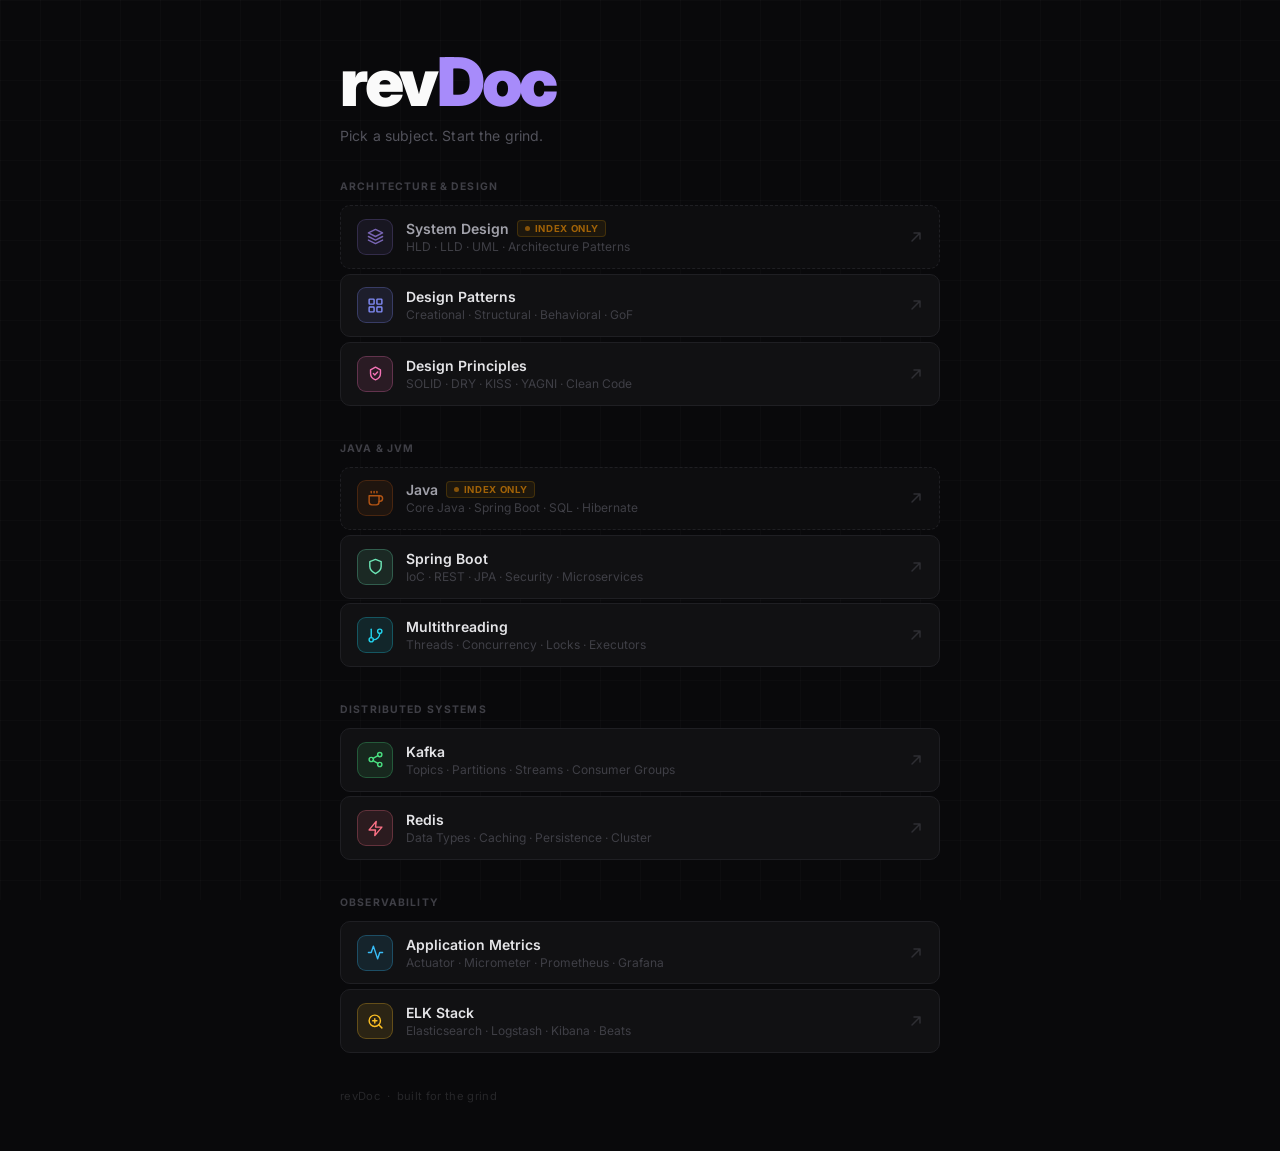
<file: index.html>
<!DOCTYPE html>
<html lang="en">
<head>
    <meta charset="UTF-8">
    <meta name="viewport" content="width=device-width, initial-scale=1.0">
    <title>revDoc</title>
    <link href="https://fonts.googleapis.com/css2?family=Inter:wght@300;400;500;600;700;800;900&display=swap" rel="stylesheet">
    <style>
        * { box-sizing: border-box; margin: 0; padding: 0; }

        body {
            font-family: 'Inter', sans-serif;
            background: #09090b;
            color: #fafafa;
            min-height: 100vh;
            display: flex;
            flex-direction: column;
            align-items: center;
            justify-content: center;
            padding: 3rem 1.5rem;
        }

        body::before {
            content: '';
            position: fixed;
            inset: 0;
            background-image:
                linear-gradient(rgba(255,255,255,0.018) 1px, transparent 1px),
                linear-gradient(90deg, rgba(255,255,255,0.018) 1px, transparent 1px);
            background-size: 40px 40px;
            pointer-events: none;
        }

        .wrapper {
            position: relative;
            width: 100%;
            max-width: 600px;
            display: flex;
            flex-direction: column;
            gap: 2.25rem;
        }

        /* ── HERO ─────────────────────────────────────── */
        .hero { animation: rise 0.45s ease both; }

        .wordmark {
            font-size: clamp(2.8rem, 9vw, 4.2rem);
            font-weight: 900;
            letter-spacing: -0.05em;
            line-height: 1;
            color: #fafafa;
        }

        .wordmark em { font-style: normal; color: #a78bfa; }

        .tagline {
            margin-top: 0.75rem;
            font-size: 0.875rem;
            color: #52525b;
            font-weight: 400;
            letter-spacing: 0.01em;
        }

        /* ── SECTION ──────────────────────────────────── */
        .section {
            display: flex;
            flex-direction: column;
            gap: 0.3rem;
            animation: rise 0.45s ease both;
        }
        .section:nth-child(2) { animation-delay: 0.06s; }
        .section:nth-child(3) { animation-delay: 0.10s; }
        .section:nth-child(4) { animation-delay: 0.14s; }
        .section:nth-child(5) { animation-delay: 0.18s; }

        .section-label {
            font-size: 0.65rem;
            font-weight: 700;
            letter-spacing: 0.11em;
            text-transform: uppercase;
            color: #3f3f46;
            padding: 0 0 0.45rem 0;
        }

        /* ── CARD ─────────────────────────────────────── */
        .card {
            display: flex;
            align-items: center;
            justify-content: space-between;
            padding: 0.8rem 1rem;
            background: #111113;
            border: 1px solid #1f1f23;
            border-radius: 10px;
            text-decoration: none;
            color: inherit;
            transition: background 0.15s, border-color 0.15s;
            gap: 0.75rem;
        }

        .card:hover {
            background: #18181b;
            border-color: #2e2e33;
        }

        /* Index-only variant */
        .card--index {
            border-style: dashed;
            background: #0d0d0f;
        }

        .card--index:hover {
            background: #111113;
            border-color: color-mix(in srgb, var(--accent) 28%, #2e2e33);
        }

        .card-left {
            display: flex;
            align-items: center;
            gap: 0.8rem;
            min-width: 0;
        }

        .card-icon {
            width: 36px;
            height: 36px;
            border-radius: 9px;
            flex-shrink: 0;
            display: flex;
            align-items: center;
            justify-content: center;
            color: var(--accent);
            background: color-mix(in srgb, var(--accent) 11%, transparent);
            border: 1px solid color-mix(in srgb, var(--accent) 28%, transparent);
            transition: background 0.15s, border-color 0.15s;
        }

        .card--index .card-icon {
            opacity: 0.7;
        }

        .card-icon svg { width: 17px; height: 17px; }

        .card:hover .card-icon {
            background: color-mix(in srgb, var(--accent) 18%, transparent);
            border-color: color-mix(in srgb, var(--accent) 46%, transparent);
        }

        .card--index:hover .card-icon { opacity: 1; }

        .card-info { min-width: 0; }

        .card-name-row {
            display: flex;
            align-items: center;
            gap: 0.5rem;
            flex-wrap: nowrap;
        }

        .card-name {
            font-size: 0.875rem;
            font-weight: 600;
            color: #e4e4e7;
            white-space: nowrap;
            overflow: hidden;
            text-overflow: ellipsis;
        }

        .card--index .card-name { color: #a1a1aa; }

        /* "Index" badge on topic-list-only cards */
        .badge-index {
            display: inline-flex;
            align-items: center;
            gap: 0.3rem;
            font-size: 0.6rem;
            font-weight: 700;
            letter-spacing: 0.07em;
            text-transform: uppercase;
            color: #a16207;
            background: rgba(202,138,4,0.09);
            border: 1px solid rgba(202,138,4,0.22);
            border-radius: 4px;
            padding: 2px 7px;
            white-space: nowrap;
            flex-shrink: 0;
        }

        .badge-index::before {
            content: '';
            display: inline-block;
            width: 5px;
            height: 5px;
            border-radius: 50%;
            background: #a16207;
            opacity: 0.8;
        }

        .card-sub {
            font-size: 0.75rem;
            color: #3f3f46;
            margin-top: 2px;
            white-space: nowrap;
            overflow: hidden;
            text-overflow: ellipsis;
        }

        .card-arrow {
            color: #2e2e33;
            flex-shrink: 0;
            transition: color 0.15s, transform 0.15s;
        }

        .card:hover .card-arrow {
            color: #52525b;
            transform: translate(2px, -2px);
        }

        /* ── FOOTER ───────────────────────────────────── */
        .footer {
            font-size: 0.7rem;
            color: #27272a;
            letter-spacing: 0.03em;
            animation: rise 0.45s 0.22s ease both;
        }

        @keyframes rise {
            from { opacity: 0; transform: translateY(10px); }
            to   { opacity: 1; transform: translateY(0); }
        }

        @media (max-width: 480px) {
            .wordmark { font-size: 2.8rem; }
            .card-sub { display: none; }
        }
    </style>
</head>
<body>

<div class="wrapper">

    <div class="hero">
        <div class="wordmark">rev<em>Doc</em></div>
        <p class="tagline">Pick a subject. Start the grind.</p>
    </div>

    <!-- ── Architecture & Design ─────────────────────── -->
    <div class="section">
        <div class="section-label">Architecture &amp; Design</div>

        <a href="./system-design/index.html" class="card card--index" style="--accent:#a78bfa;">
            <div class="card-left">
                <div class="card-icon">
                    <svg viewBox="0 0 24 24" fill="none" stroke="currentColor" stroke-width="2" stroke-linecap="round" stroke-linejoin="round">
                        <polygon points="12 2 2 7 12 12 22 7 12 2"/>
                        <polyline points="2 17 12 22 22 17"/>
                        <polyline points="2 12 12 17 22 12"/>
                    </svg>
                </div>
                <div class="card-info">
                    <div class="card-name-row">
                        <span class="card-name">System Design</span>
                        <span class="badge-index">Index only</span>
                    </div>
                    <div class="card-sub">HLD · LLD · UML · Architecture Patterns</div>
                </div>
            </div>
            <svg class="card-arrow" width="14" height="14" viewBox="0 0 14 14" fill="none">
                <path d="M3 11L11 3M11 3H5M11 3V9" stroke="currentColor" stroke-width="1.5" stroke-linecap="round" stroke-linejoin="round"/>
            </svg>
        </a>

        <a href="./design-patterns/index.html" class="card" style="--accent:#818cf8;">
            <div class="card-left">
                <div class="card-icon">
                    <svg viewBox="0 0 24 24" fill="none" stroke="currentColor" stroke-width="2" stroke-linecap="round" stroke-linejoin="round">
                        <rect x="3" y="3" width="7" height="7" rx="1"/>
                        <rect x="14" y="3" width="7" height="7" rx="1"/>
                        <rect x="14" y="14" width="7" height="7" rx="1"/>
                        <rect x="3" y="14" width="7" height="7" rx="1"/>
                    </svg>
                </div>
                <div class="card-info">
                    <div class="card-name-row"><span class="card-name">Design Patterns</span></div>
                    <div class="card-sub">Creational · Structural · Behavioral · GoF</div>
                </div>
            </div>
            <svg class="card-arrow" width="14" height="14" viewBox="0 0 14 14" fill="none">
                <path d="M3 11L11 3M11 3H5M11 3V9" stroke="currentColor" stroke-width="1.5" stroke-linecap="round" stroke-linejoin="round"/>
            </svg>
        </a>

        <a href="./design-principles/index.html" class="card" style="--accent:#f472b6;">
            <div class="card-left">
                <div class="card-icon">
                    <svg viewBox="0 0 24 24" fill="none" stroke="currentColor" stroke-width="2" stroke-linecap="round" stroke-linejoin="round">
                        <path d="M12 3l7 4v5c0 4.5-3 7.5-7 9-4-1.5-7-4.5-7-9V7l7-4z"/>
                        <path d="M9 12l2 2 4-4"/>
                    </svg>
                </div>
                <div class="card-info">
                    <div class="card-name-row"><span class="card-name">Design Principles</span></div>
                    <div class="card-sub">SOLID · DRY · KISS · YAGNI · Clean Code</div>
                </div>
            </div>
            <svg class="card-arrow" width="14" height="14" viewBox="0 0 14 14" fill="none">
                <path d="M3 11L11 3M11 3H5M11 3V9" stroke="currentColor" stroke-width="1.5" stroke-linecap="round" stroke-linejoin="round"/>
            </svg>
        </a>

    </div>

    <!-- ── Java & JVM ─────────────────────────────────── -->
    <div class="section">
        <div class="section-label">Java &amp; JVM</div>

        

        <a href="./java-db/index.html" class="card card--index" style="--accent:#f97316;">
            <div class="card-left">
                <div class="card-icon">
                    <svg viewBox="0 0 24 24" fill="none" stroke="currentColor" stroke-width="2" stroke-linecap="round" stroke-linejoin="round">
                        <path d="M17 8h1a4 4 0 1 1 0 8h-1"/>
                        <path d="M3 8h14v9a4 4 0 0 1-4 4H7a4 4 0 0 1-4-4Z"/>
                        <line x1="6" y1="2" x2="6" y2="4"/>
                        <line x1="10" y1="2" x2="10" y2="4"/>
                        <line x1="14" y1="2" x2="14" y2="4"/>
                    </svg>
                </div>
                <div class="card-info">
                    <div class="card-name-row">
                        <span class="card-name">Java</span>
                        <span class="badge-index">Index only</span>
                    </div>
                    <div class="card-sub">Core Java · Spring Boot · SQL · Hibernate</div>
                </div>
            </div>
            <svg class="card-arrow" width="14" height="14" viewBox="0 0 14 14" fill="none">
                <path d="M3 11L11 3M11 3H5M11 3V9" stroke="currentColor" stroke-width="1.5" stroke-linecap="round" stroke-linejoin="round"/>
            </svg>
        </a>

        <a href="./springboot/index.html" class="card" style="--accent:#6ee7b7;">
            <div class="card-left">
                <div class="card-icon">
                    <svg viewBox="0 0 24 24" fill="none" stroke="currentColor" stroke-width="2" stroke-linecap="round" stroke-linejoin="round">
                        <path d="M12 22s8-4 8-10V5l-8-3-8 3v7c0 6 8 10 8 10z"/>
                    </svg>
                </div>
                <div class="card-info">
                    <div class="card-name-row"><span class="card-name">Spring Boot</span></div>
                    <div class="card-sub">IoC · REST · JPA · Security · Microservices</div>
                </div>
            </div>
            <svg class="card-arrow" width="14" height="14" viewBox="0 0 14 14" fill="none">
                <path d="M3 11L11 3M11 3H5M11 3V9" stroke="currentColor" stroke-width="1.5" stroke-linecap="round" stroke-linejoin="round"/>
            </svg>
        </a>

        <a href="./multi-threading/index.html" class="card" style="--accent:#22d3ee;">
            <div class="card-left">
                <div class="card-icon">
                    <svg viewBox="0 0 24 24" fill="none" stroke="currentColor" stroke-width="2" stroke-linecap="round" stroke-linejoin="round">
                        <line x1="6" y1="3" x2="6" y2="15"/>
                        <circle cx="18" cy="6" r="3"/>
                        <circle cx="6" cy="18" r="3"/>
                        <path d="M18 9a9 9 0 0 1-9 9"/>
                    </svg>
                </div>
                <div class="card-info">
                    <div class="card-name-row"><span class="card-name">Multithreading</span></div>
                    <div class="card-sub">Threads · Concurrency · Locks · Executors</div>
                </div>
            </div>
            <svg class="card-arrow" width="14" height="14" viewBox="0 0 14 14" fill="none">
                <path d="M3 11L11 3M11 3H5M11 3V9" stroke="currentColor" stroke-width="1.5" stroke-linecap="round" stroke-linejoin="round"/>
            </svg>
        </a>

    </div>

    <!-- ── Distributed Systems ────────────────────────── -->
    <div class="section">
        <div class="section-label">Distributed Systems</div>

        <a href="./kafka/index.html" class="card" style="--accent:#4ade80;">
            <div class="card-left">
                <div class="card-icon">
                    <svg viewBox="0 0 24 24" fill="none" stroke="currentColor" stroke-width="2" stroke-linecap="round" stroke-linejoin="round">
                        <circle cx="18" cy="5" r="3"/>
                        <circle cx="6" cy="12" r="3"/>
                        <circle cx="18" cy="19" r="3"/>
                        <line x1="8.59" y1="13.51" x2="15.42" y2="17.49"/>
                        <line x1="15.41" y1="6.51" x2="8.59" y2="10.49"/>
                    </svg>
                </div>
                <div class="card-info">
                    <div class="card-name-row"><span class="card-name">Kafka</span></div>
                    <div class="card-sub">Topics · Partitions · Streams · Consumer Groups</div>
                </div>
            </div>
            <svg class="card-arrow" width="14" height="14" viewBox="0 0 14 14" fill="none">
                <path d="M3 11L11 3M11 3H5M11 3V9" stroke="currentColor" stroke-width="1.5" stroke-linecap="round" stroke-linejoin="round"/>
            </svg>
        </a>

        <a href="./redis/index.html" class="card" style="--accent:#fb7185;">
            <div class="card-left">
                <div class="card-icon">
                    <svg viewBox="0 0 24 24" fill="none" stroke="currentColor" stroke-width="2" stroke-linecap="round" stroke-linejoin="round">
                        <polygon points="13 2 3 14 12 14 11 22 21 10 12 10 13 2"/>
                    </svg>
                </div>
                <div class="card-info">
                    <div class="card-name-row"><span class="card-name">Redis</span></div>
                    <div class="card-sub">Data Types · Caching · Persistence · Cluster</div>
                </div>
            </div>
            <svg class="card-arrow" width="14" height="14" viewBox="0 0 14 14" fill="none">
                <path d="M3 11L11 3M11 3H5M11 3V9" stroke="currentColor" stroke-width="1.5" stroke-linecap="round" stroke-linejoin="round"/>
            </svg>
        </a>

    </div>

    <!-- ── Observability ──────────────────────────────── -->
    <div class="section">
        <div class="section-label">Observability</div>

        <a href="./application-metrics/index.html" class="card" style="--accent:#38bdf8;">
            <div class="card-left">
                <div class="card-icon">
                    <svg viewBox="0 0 24 24" fill="none" stroke="currentColor" stroke-width="2" stroke-linecap="round" stroke-linejoin="round">
                        <polyline points="22 12 18 12 15 21 9 3 6 12 2 12"/>
                    </svg>
                </div>
                <div class="card-info">
                    <div class="card-name-row"><span class="card-name">Application Metrics</span></div>
                    <div class="card-sub">Actuator · Micrometer · Prometheus · Grafana</div>
                </div>
            </div>
            <svg class="card-arrow" width="14" height="14" viewBox="0 0 14 14" fill="none">
                <path d="M3 11L11 3M11 3H5M11 3V9" stroke="currentColor" stroke-width="1.5" stroke-linecap="round" stroke-linejoin="round"/>
            </svg>
        </a>

        <a href="./elk-stack/index.html" class="card" style="--accent:#fbbf24;">
            <div class="card-left">
                <div class="card-icon">
                    <svg viewBox="0 0 24 24" fill="none" stroke="currentColor" stroke-width="2" stroke-linecap="round" stroke-linejoin="round">
                        <circle cx="11" cy="11" r="8"/>
                        <line x1="21" y1="21" x2="16.65" y2="16.65"/>
                        <line x1="11" y1="8" x2="11" y2="14"/>
                        <line x1="8" y1="11" x2="14" y2="11"/>
                    </svg>
                </div>
                <div class="card-info">
                    <div class="card-name-row"><span class="card-name">ELK Stack</span></div>
                    <div class="card-sub">Elasticsearch · Logstash · Kibana · Beats</div>
                </div>
            </div>
            <svg class="card-arrow" width="14" height="14" viewBox="0 0 14 14" fill="none">
                <path d="M3 11L11 3M11 3H5M11 3V9" stroke="currentColor" stroke-width="1.5" stroke-linecap="round" stroke-linejoin="round"/>
            </svg>
        </a>

    </div>

    

    <div class="footer">revDoc &nbsp;·&nbsp; built for the grind</div>

</div>

</body>
</html>
</file>
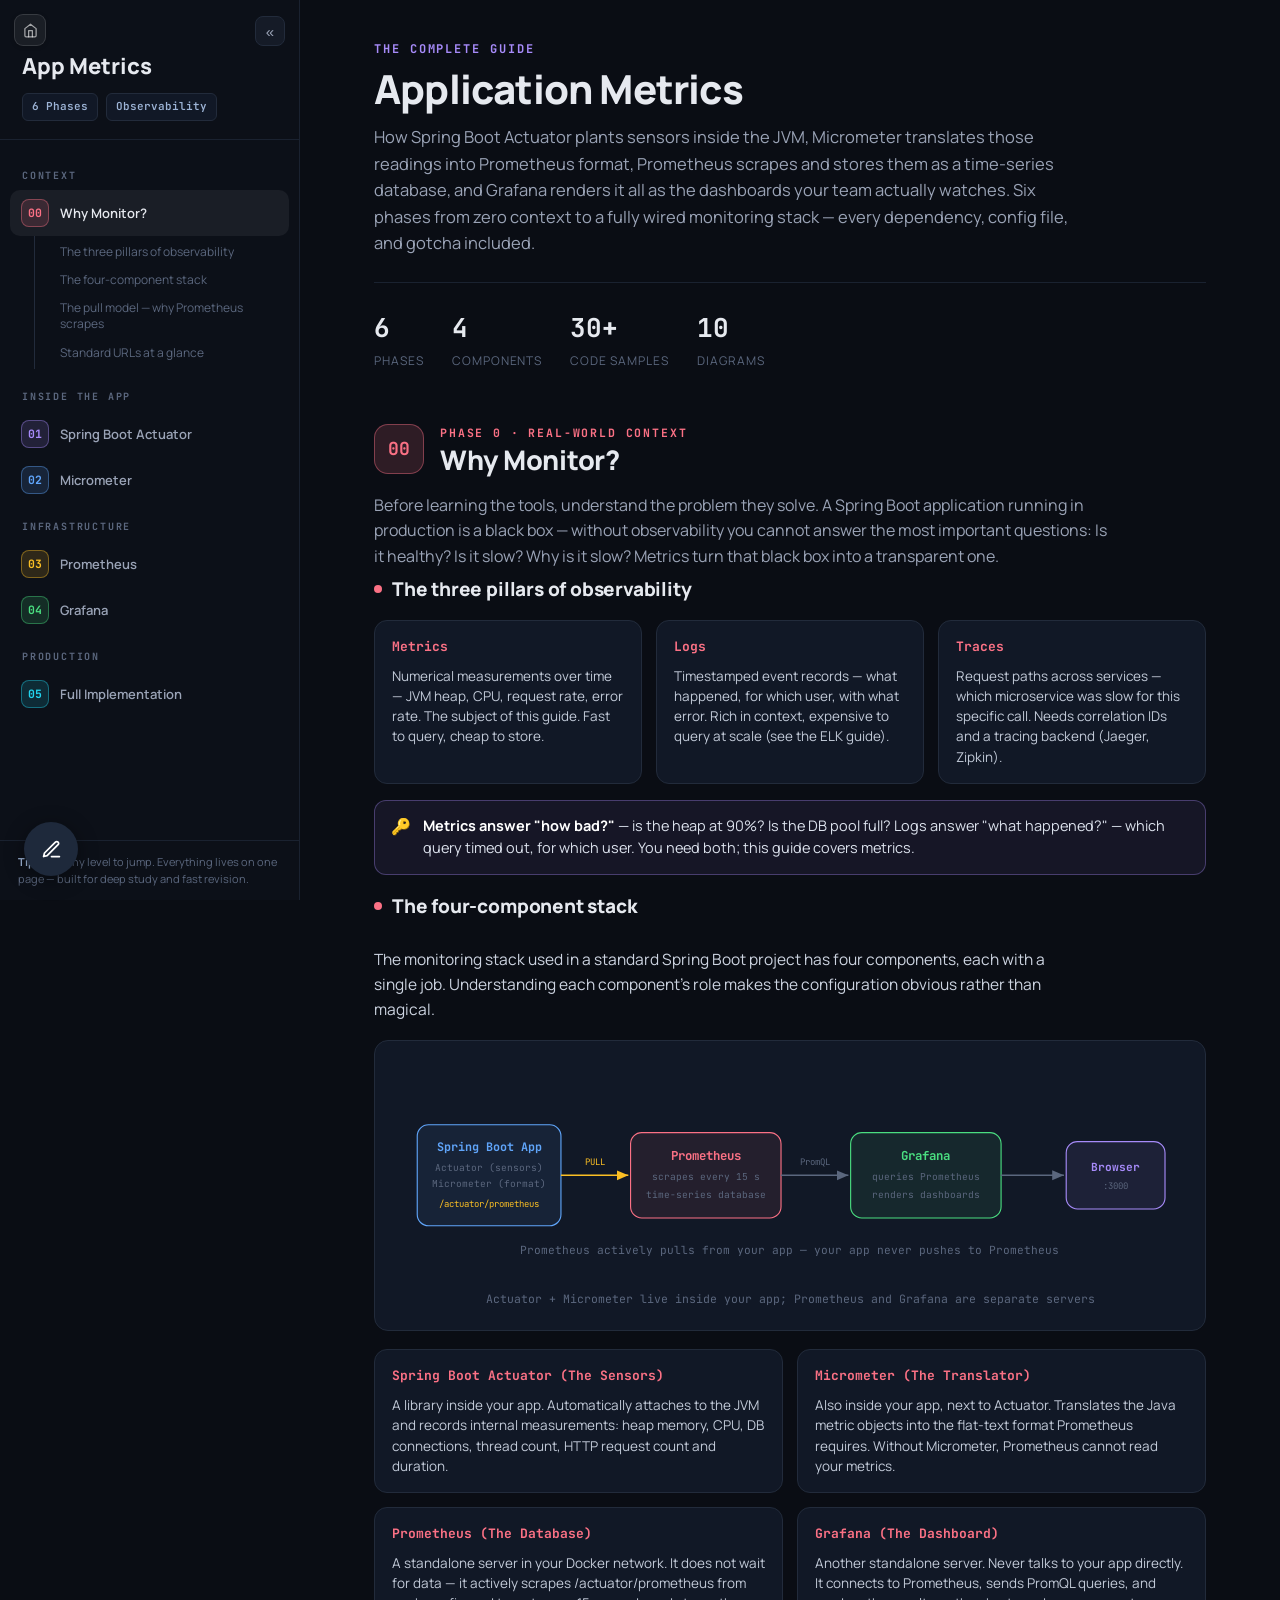
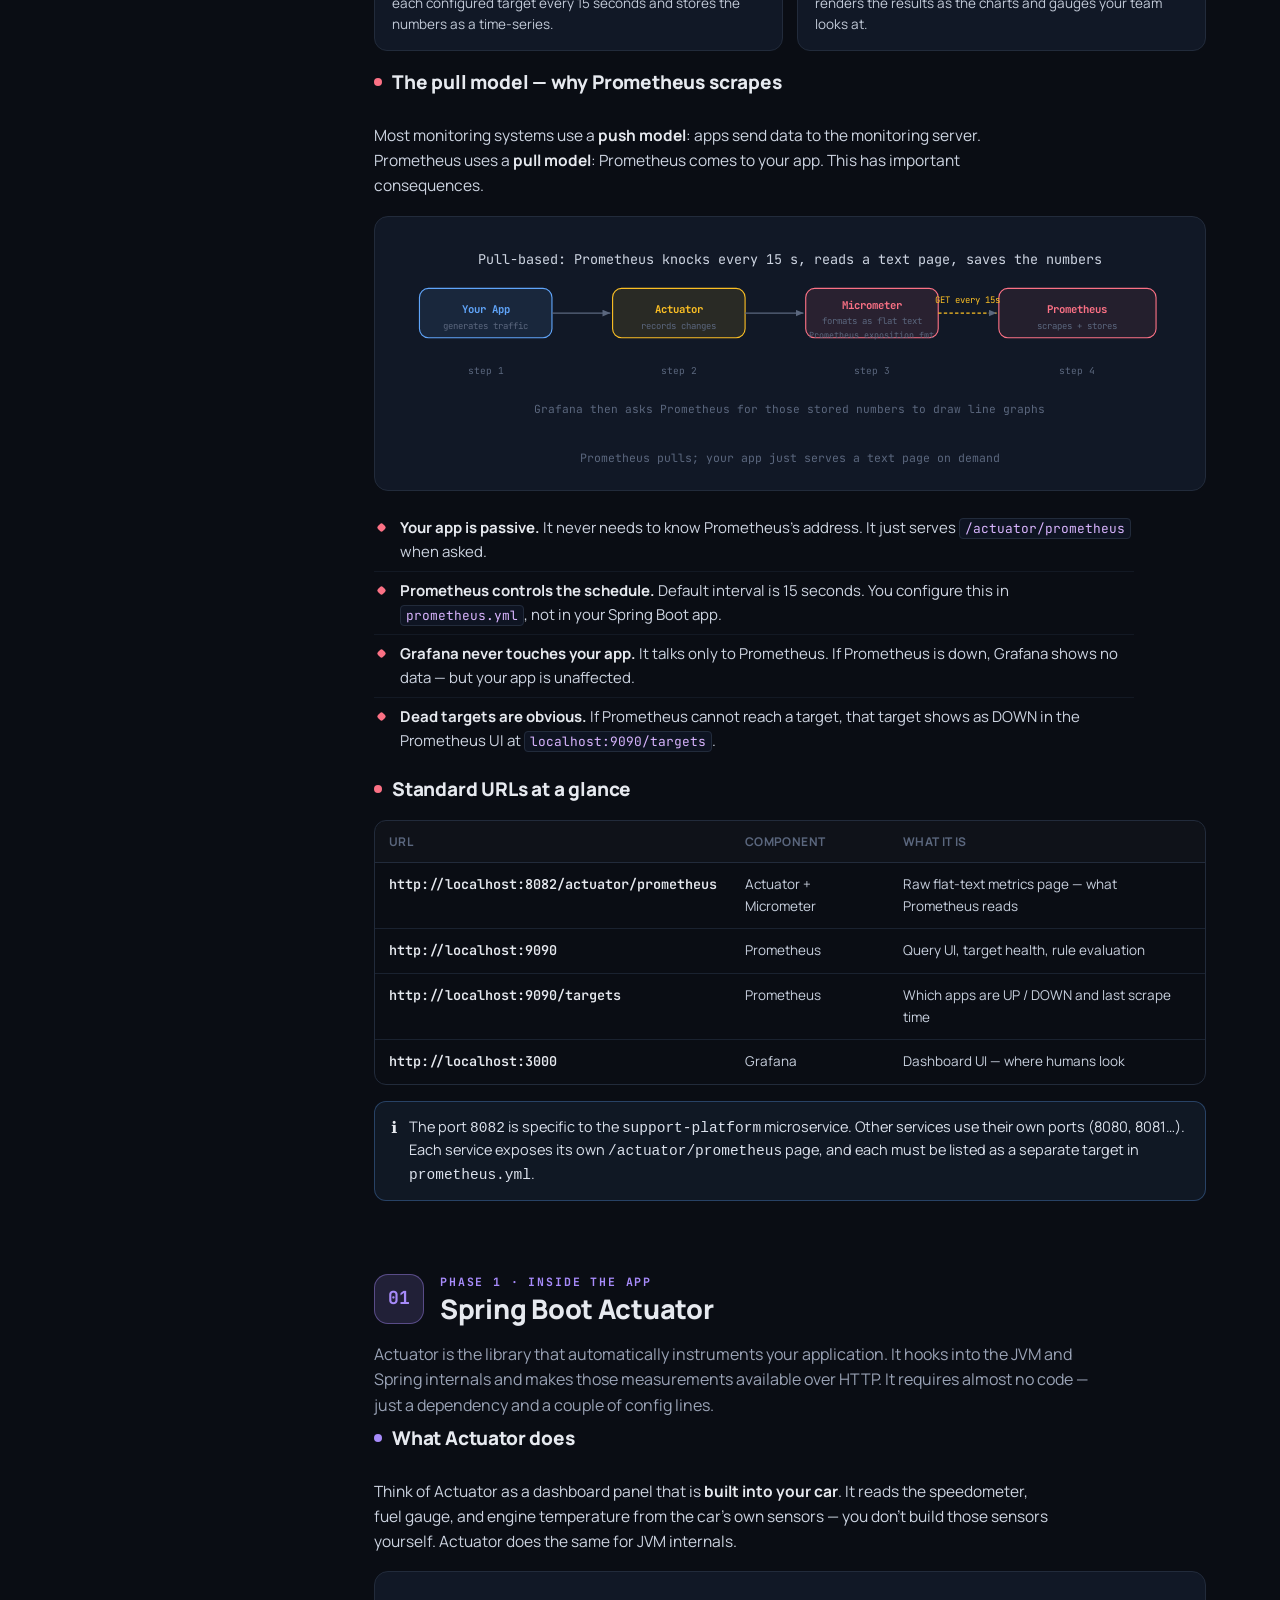
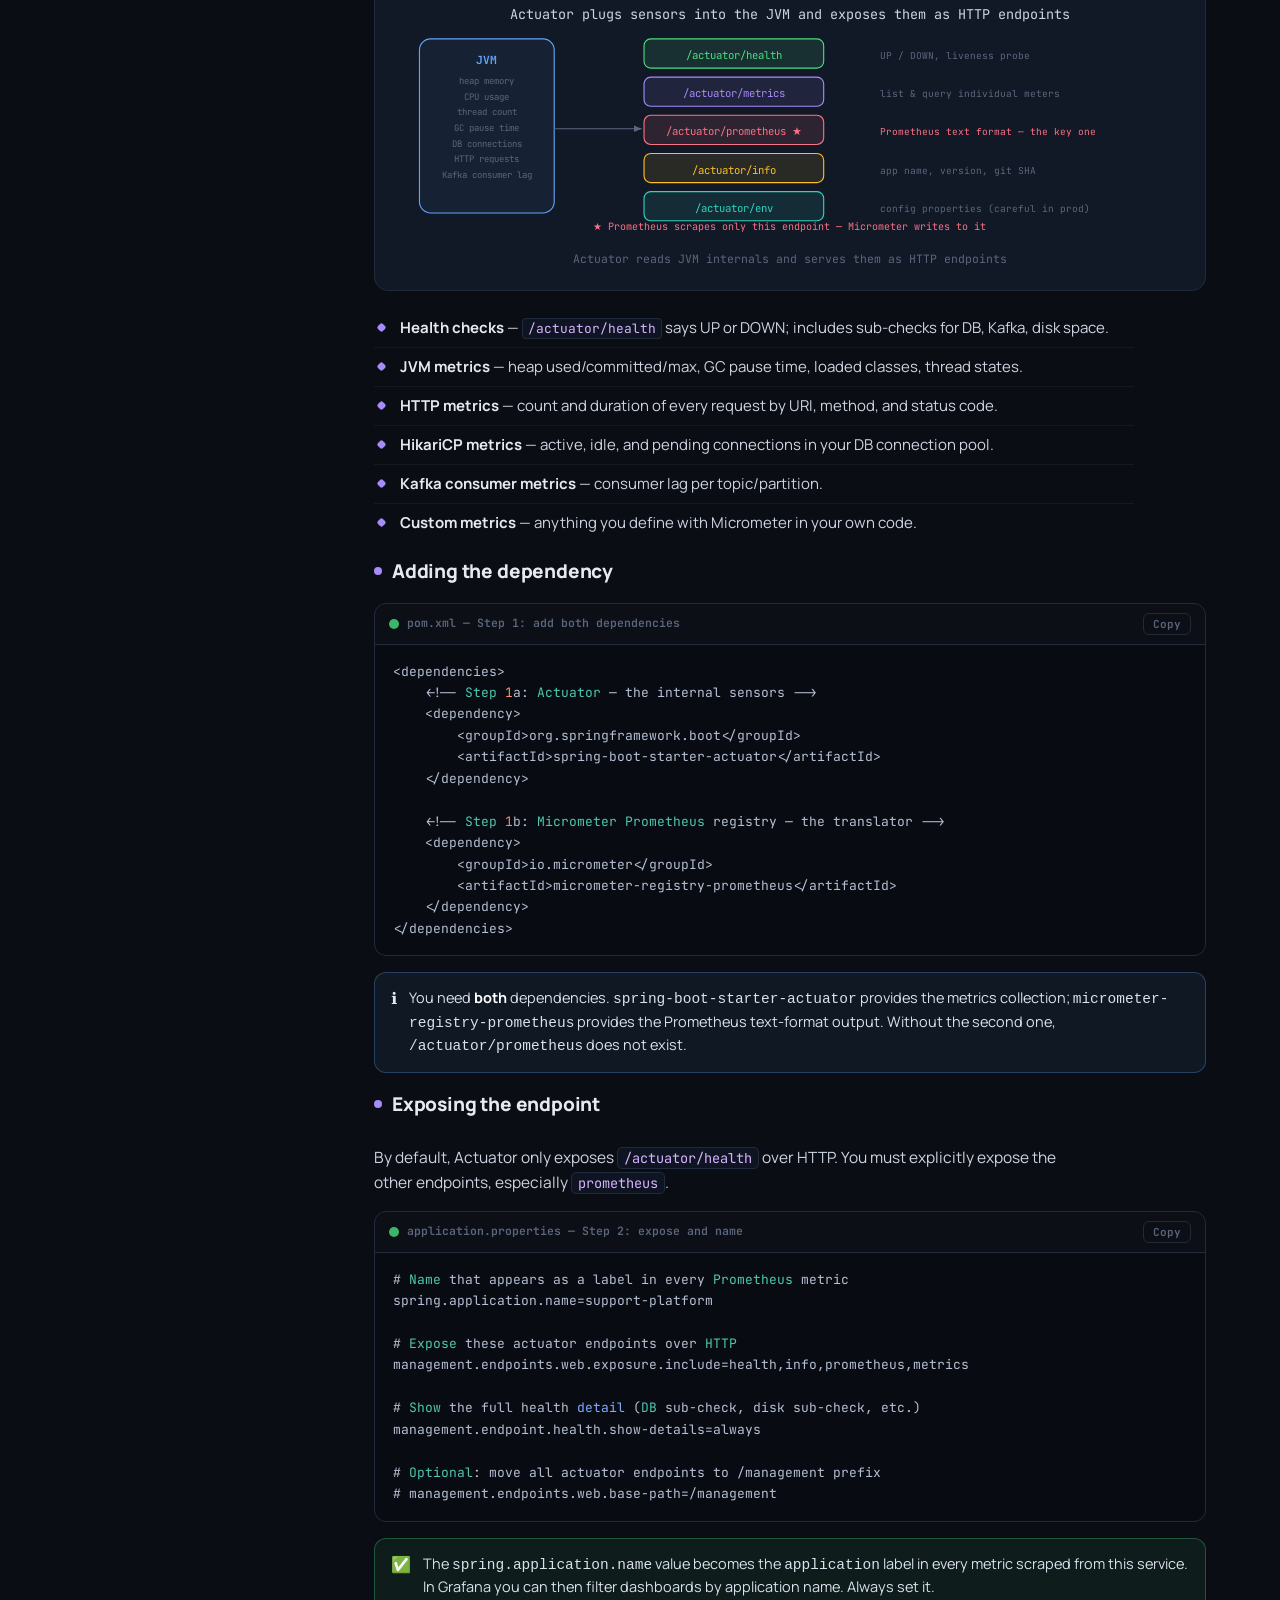
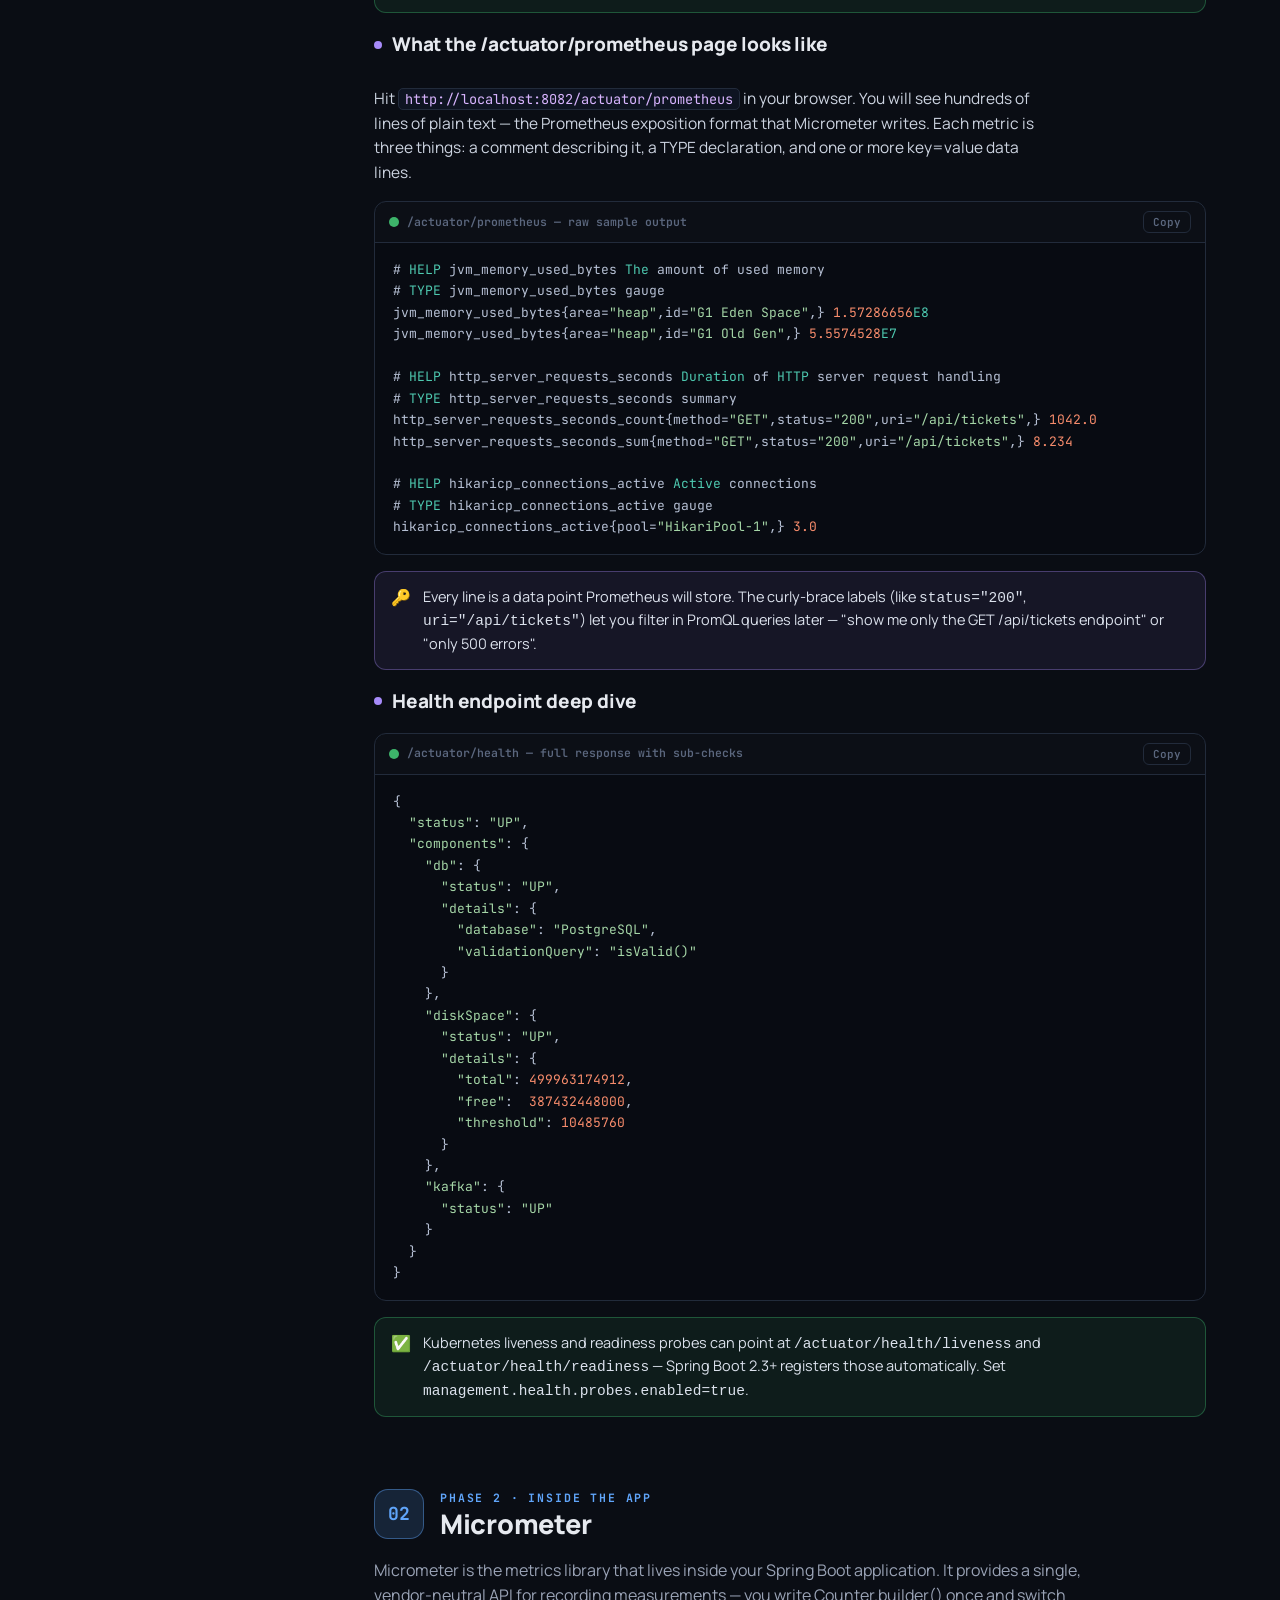
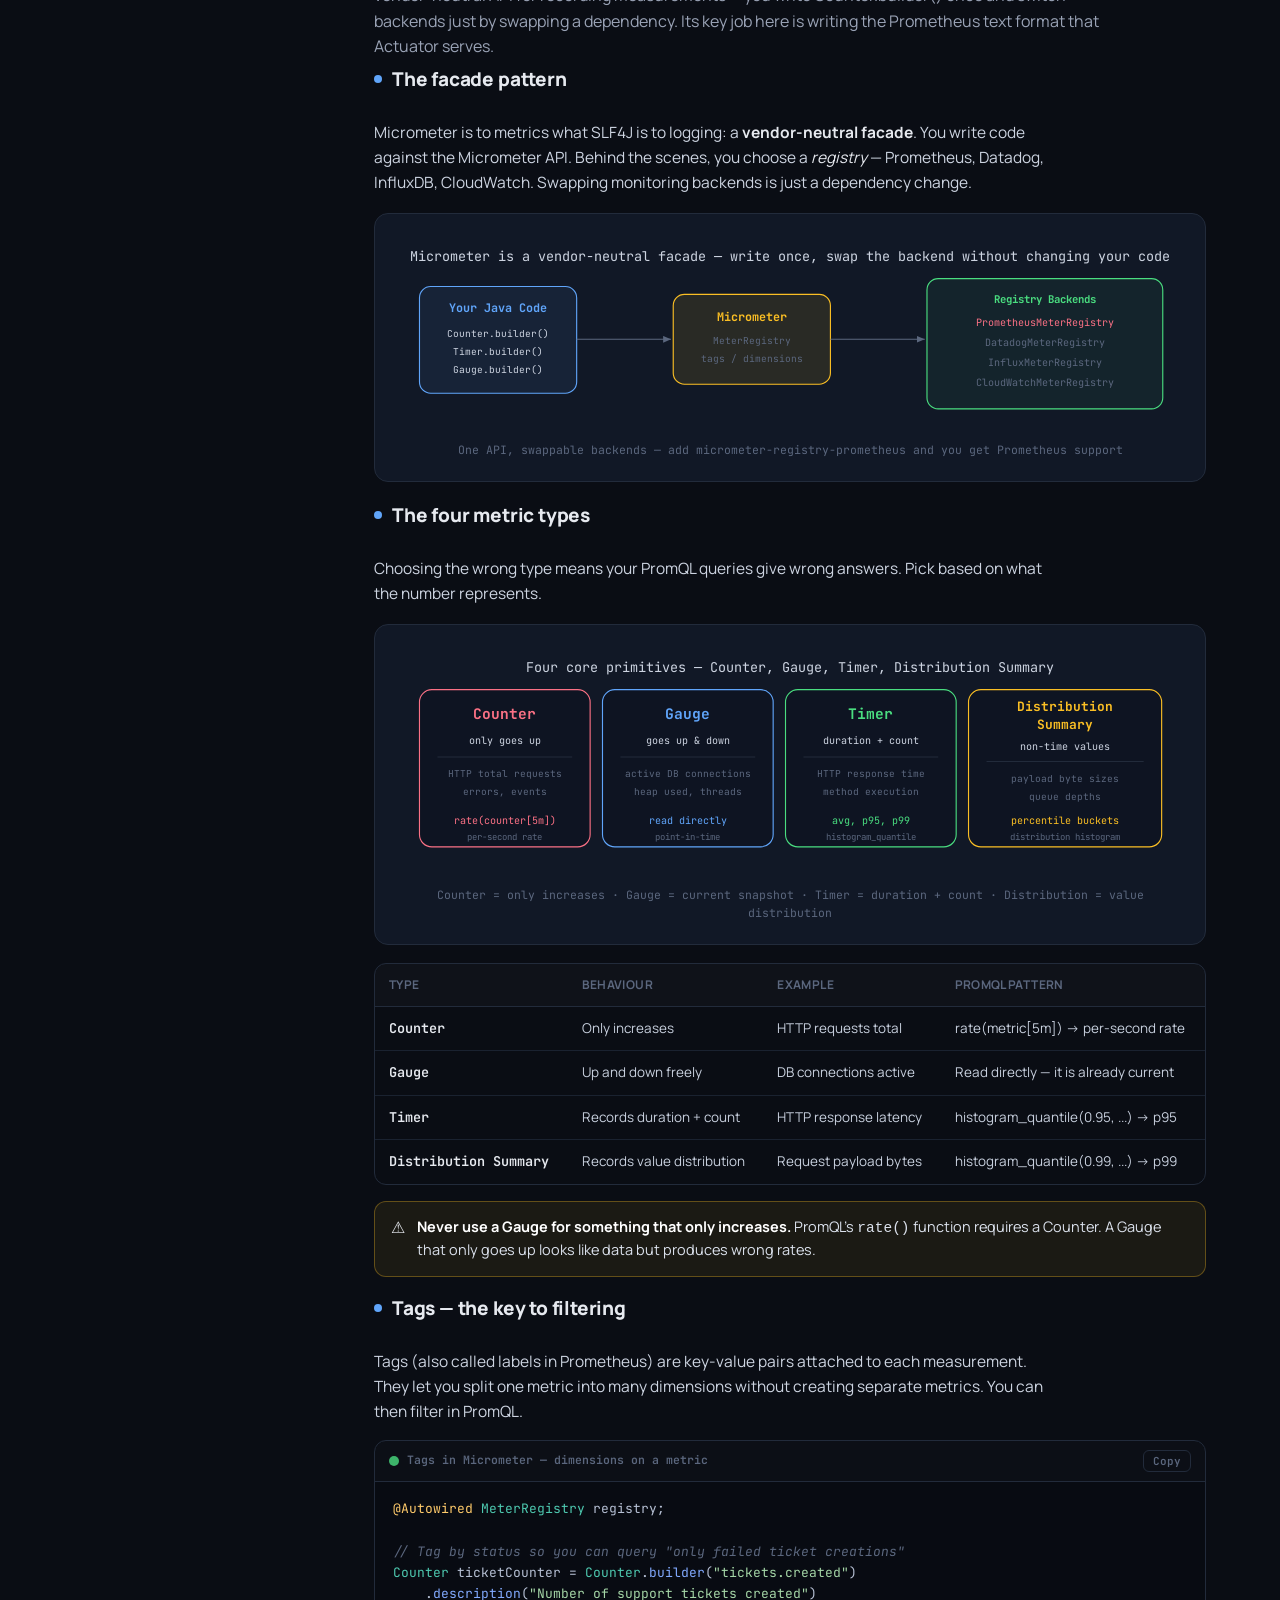
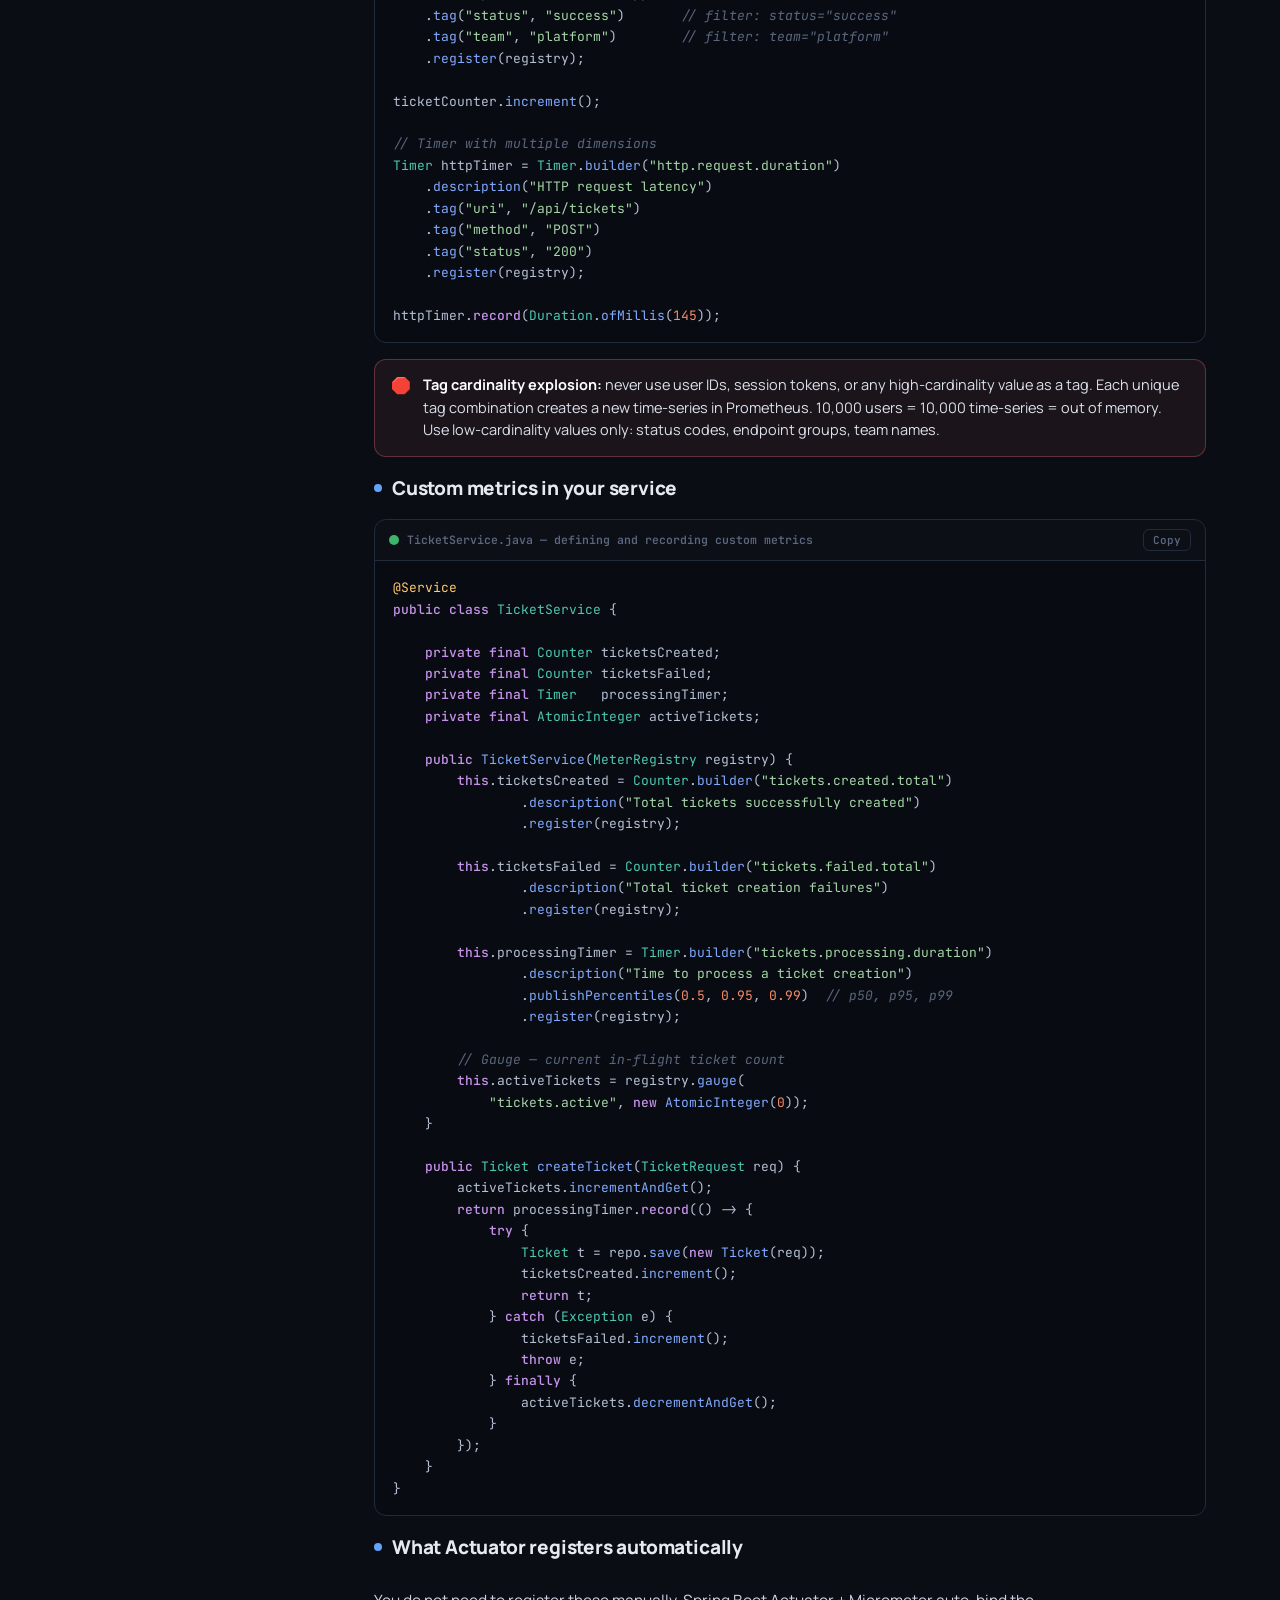
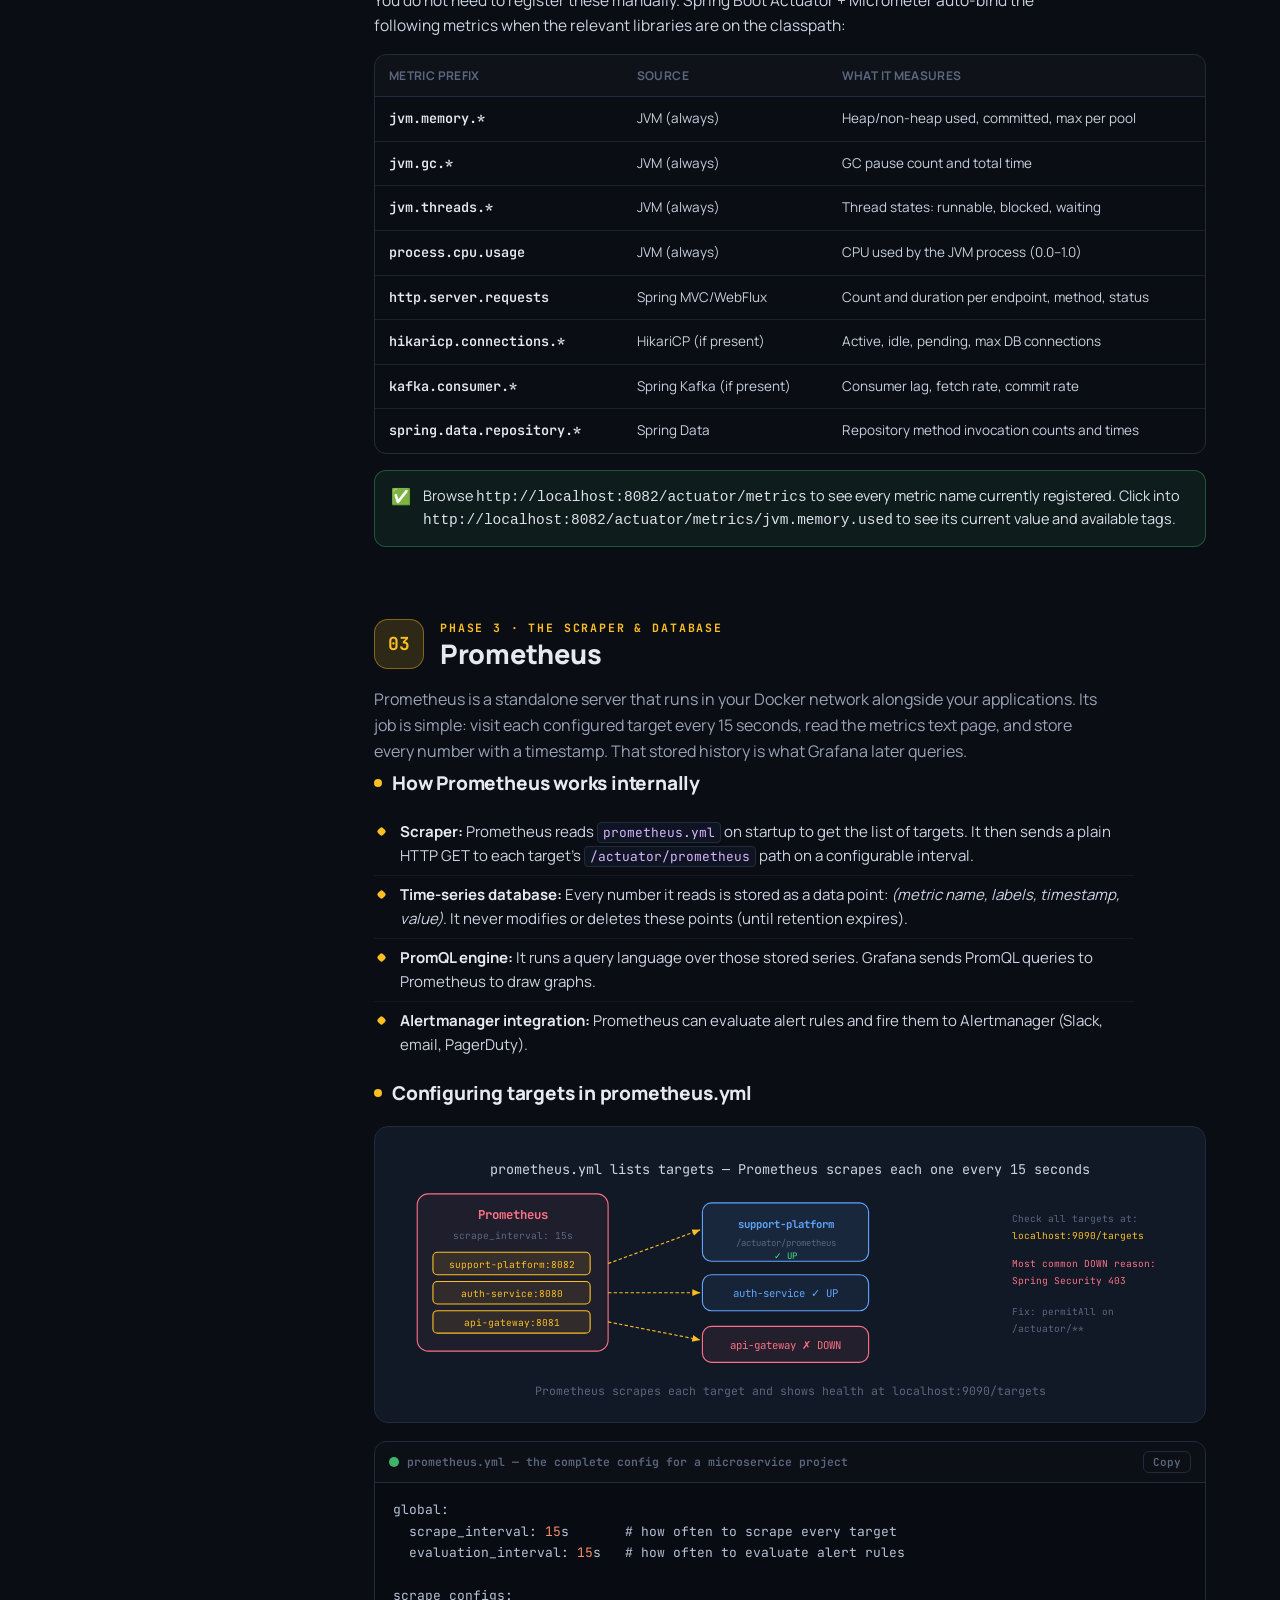
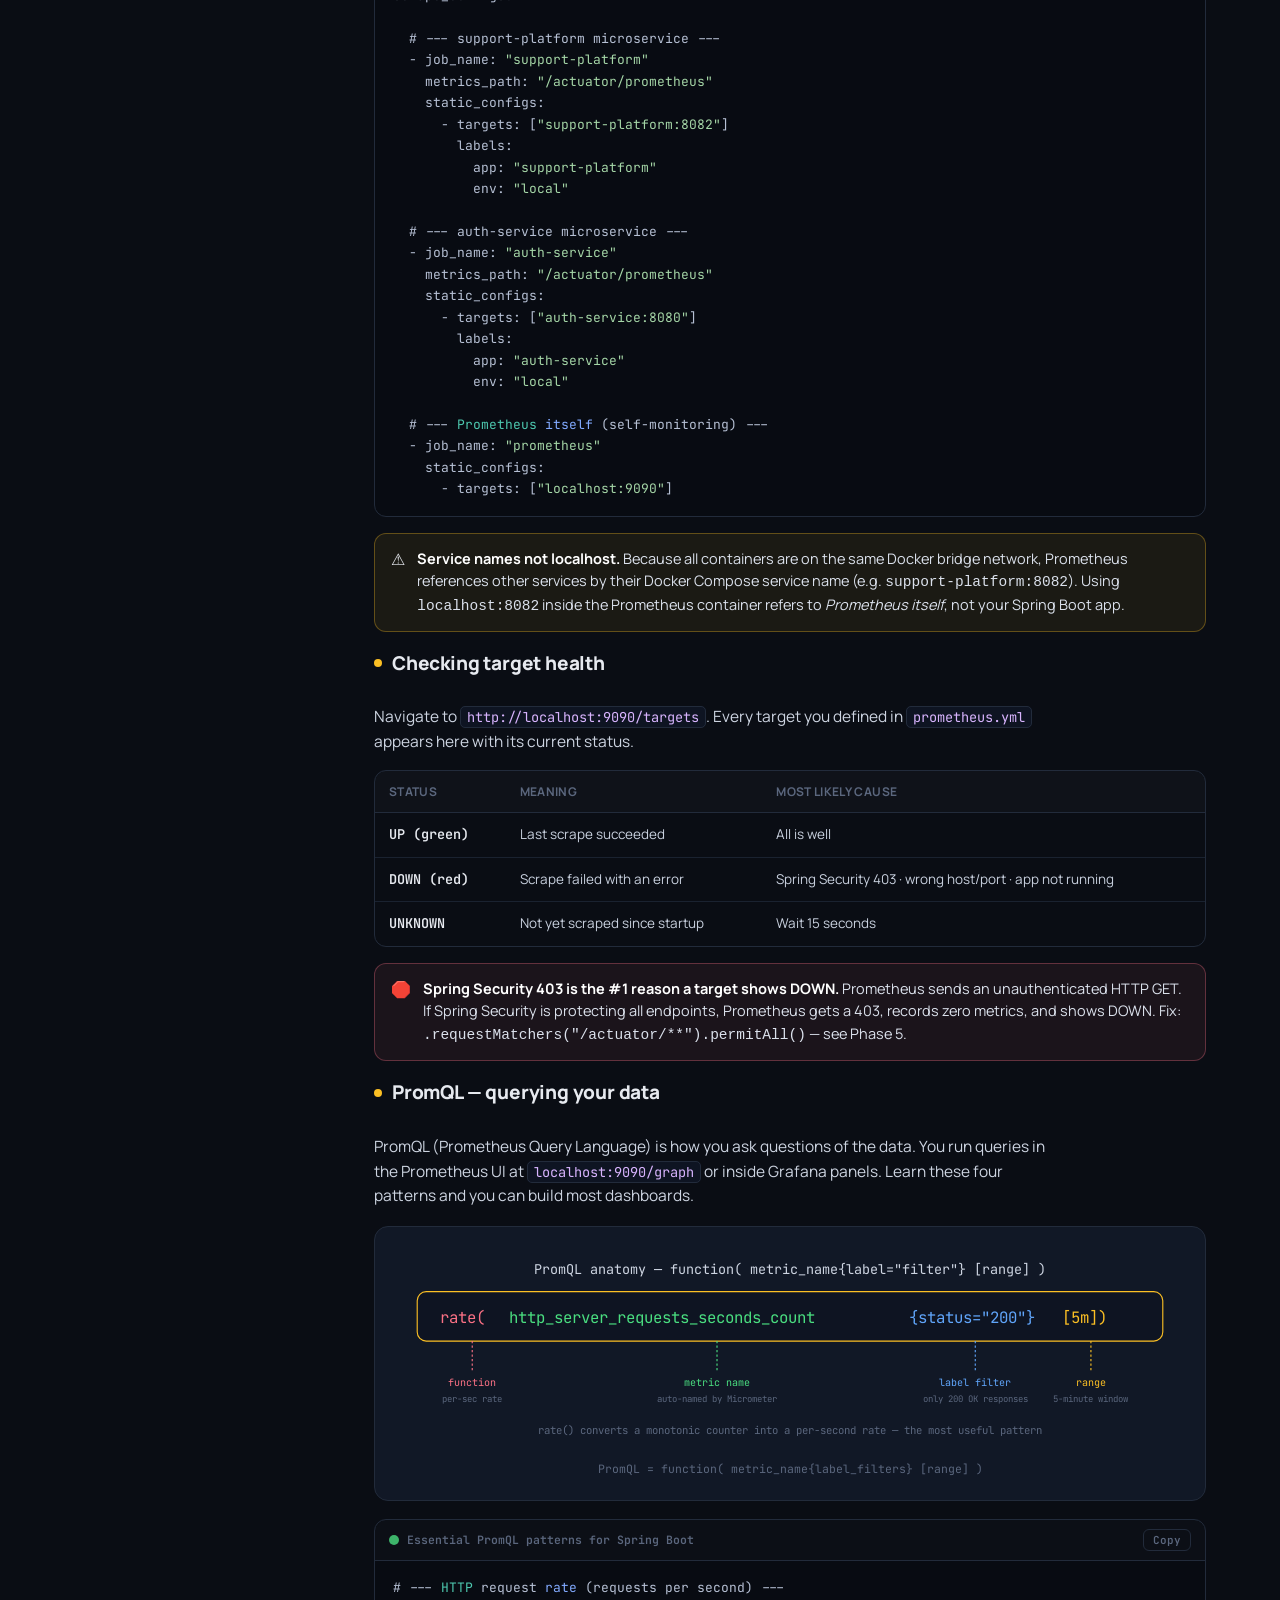
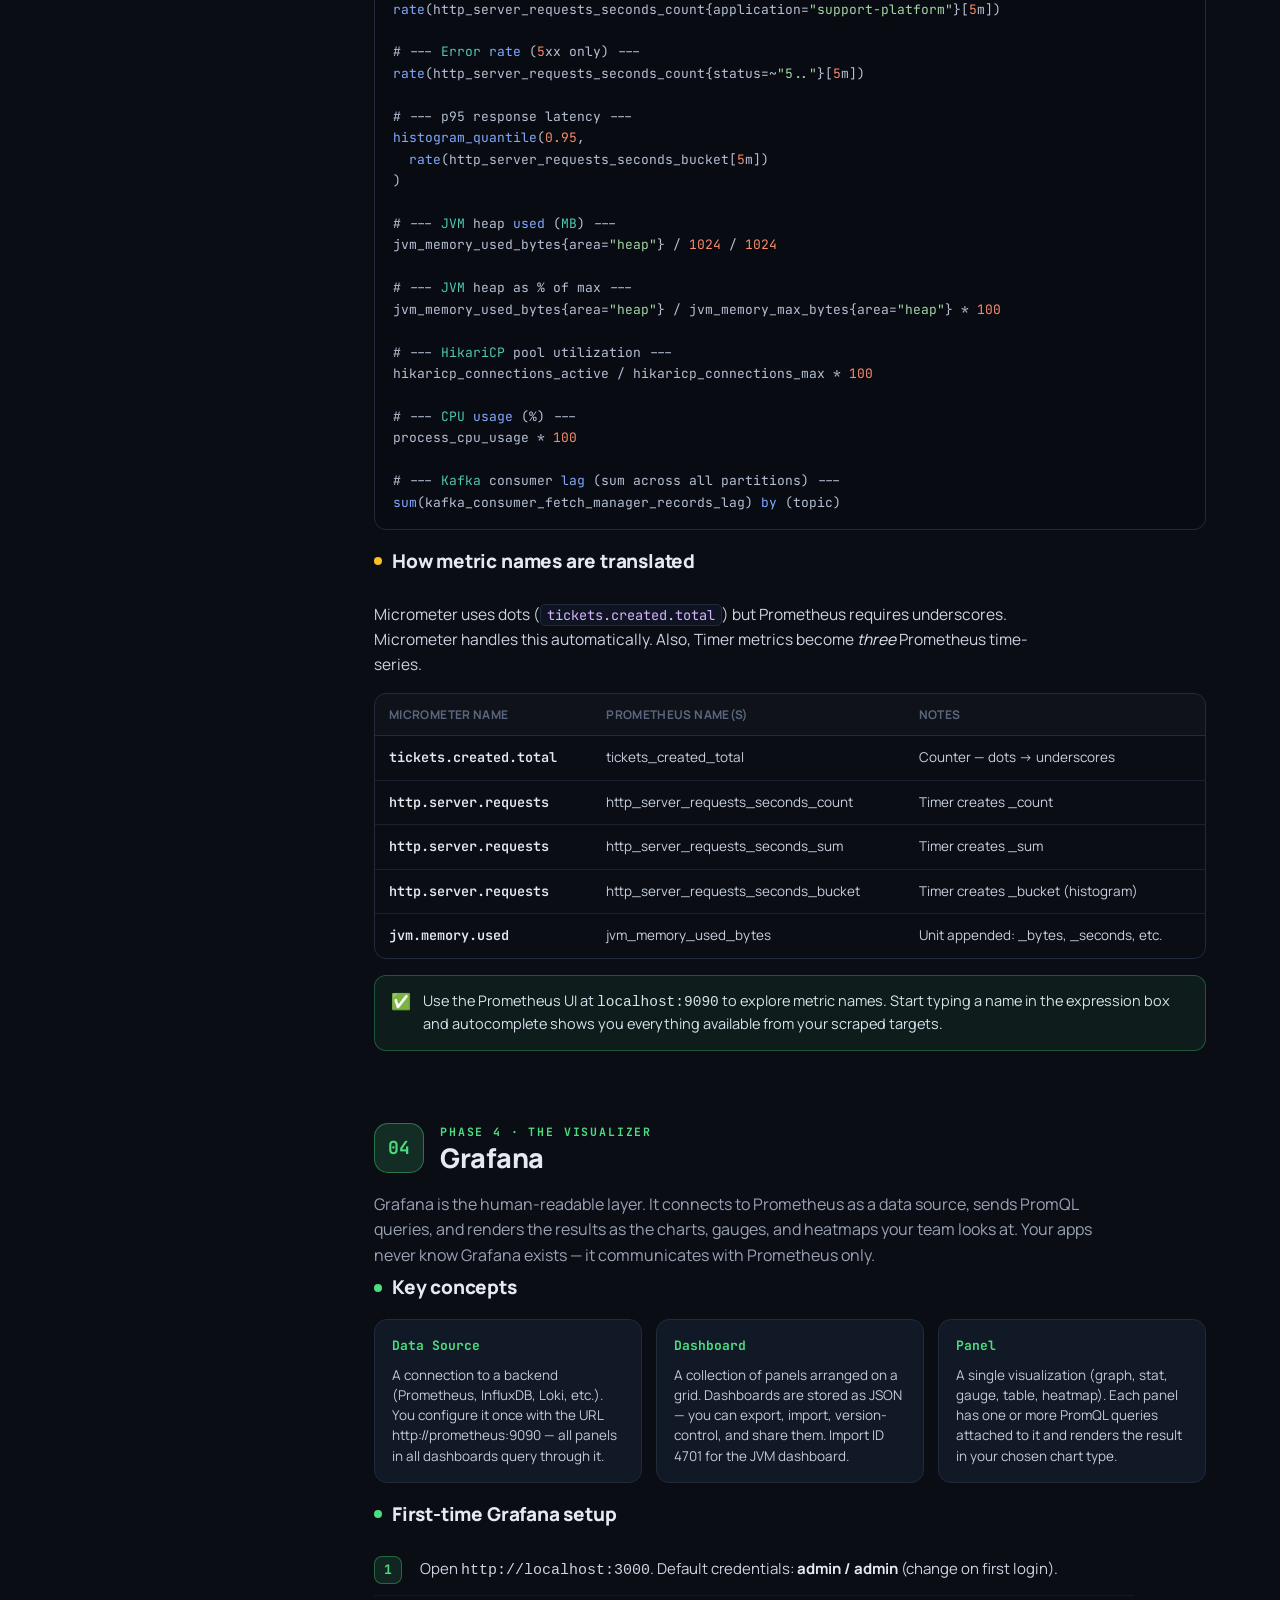
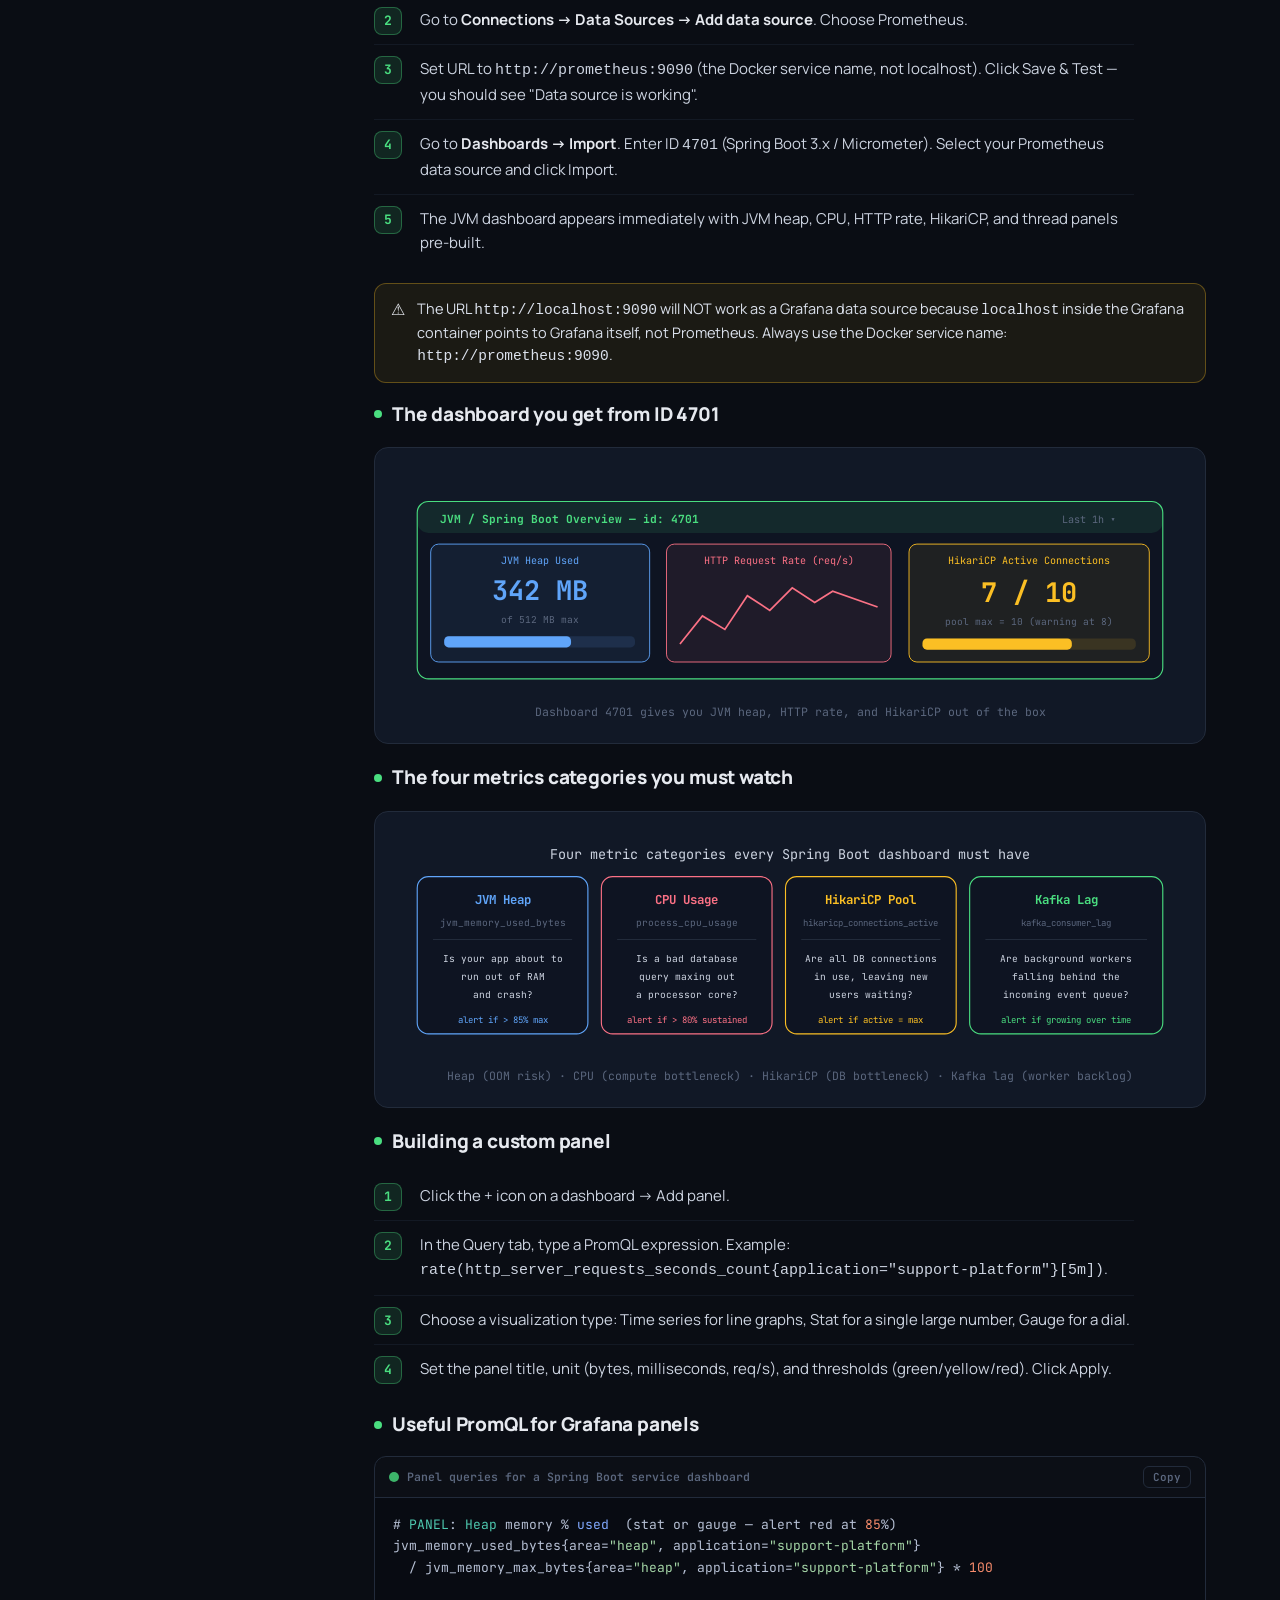
<file: application-metrics/index.html>
<!DOCTYPE html>
<html lang="en">
<head>
  <meta charset="utf-8">
  <meta name="viewport" content="width=device-width, initial-scale=1">
  <title>Application Metrics — The Complete Guide</title>
  <meta name="description" content="A complete, visual guide to Spring Boot application metrics — from Actuator and Micrometer through Prometheus scraping, PromQL, and Grafana dashboards. Diagrams, real code, and production setup across 6 phases.">
  <link rel="preconnect" href="https://fonts.googleapis.com">
  <link rel="preconnect" href="https://fonts.gstatic.com" crossorigin>
  <link rel="stylesheet" href="styles.css">
</head>
<body>
  <div class="progress" id="progress"></div>
  <button class="menu-btn" id="menuBtn" aria-label="Menu">☰</button>

  <div class="app">
    <aside class="sidebar" id="sidebar">
      <div class="sidebar__head">
        <button class="sidebar__toggle" id="collapseBtn" type="button" aria-label="Collapse sidebar" title="Collapse">«</button>
        <div class="sidebar__mark" aria-hidden="true">M</div>
        <div class="sidebar__title">App Metrics</div>
        <div class="sidebar__badges">
          <span class="badge">6 Phases</span>
          <span class="badge">Observability</span>
        </div>
      </div>
      <nav class="sidebar__nav" id="nav"></nav>
      <div class="sidebar__foot">
        <b>Tip:</b> click any level to jump. Everything lives on one page — built for deep study and fast revision.
      </div>
    </aside>

    <div class="scrim" id="scrim"></div>

    <main class="main">
      <div class="content" id="content"></div>
    </main>
  </div>

  <button class="to-top" id="toTop" aria-label="Back to top">↑</button>

  <script src="diagrams.js"></script>
  <script src="content.js"></script>
  <script src="app.js"></script>
  <script src="../draw.js"></script>
</body>
</html>
</file>
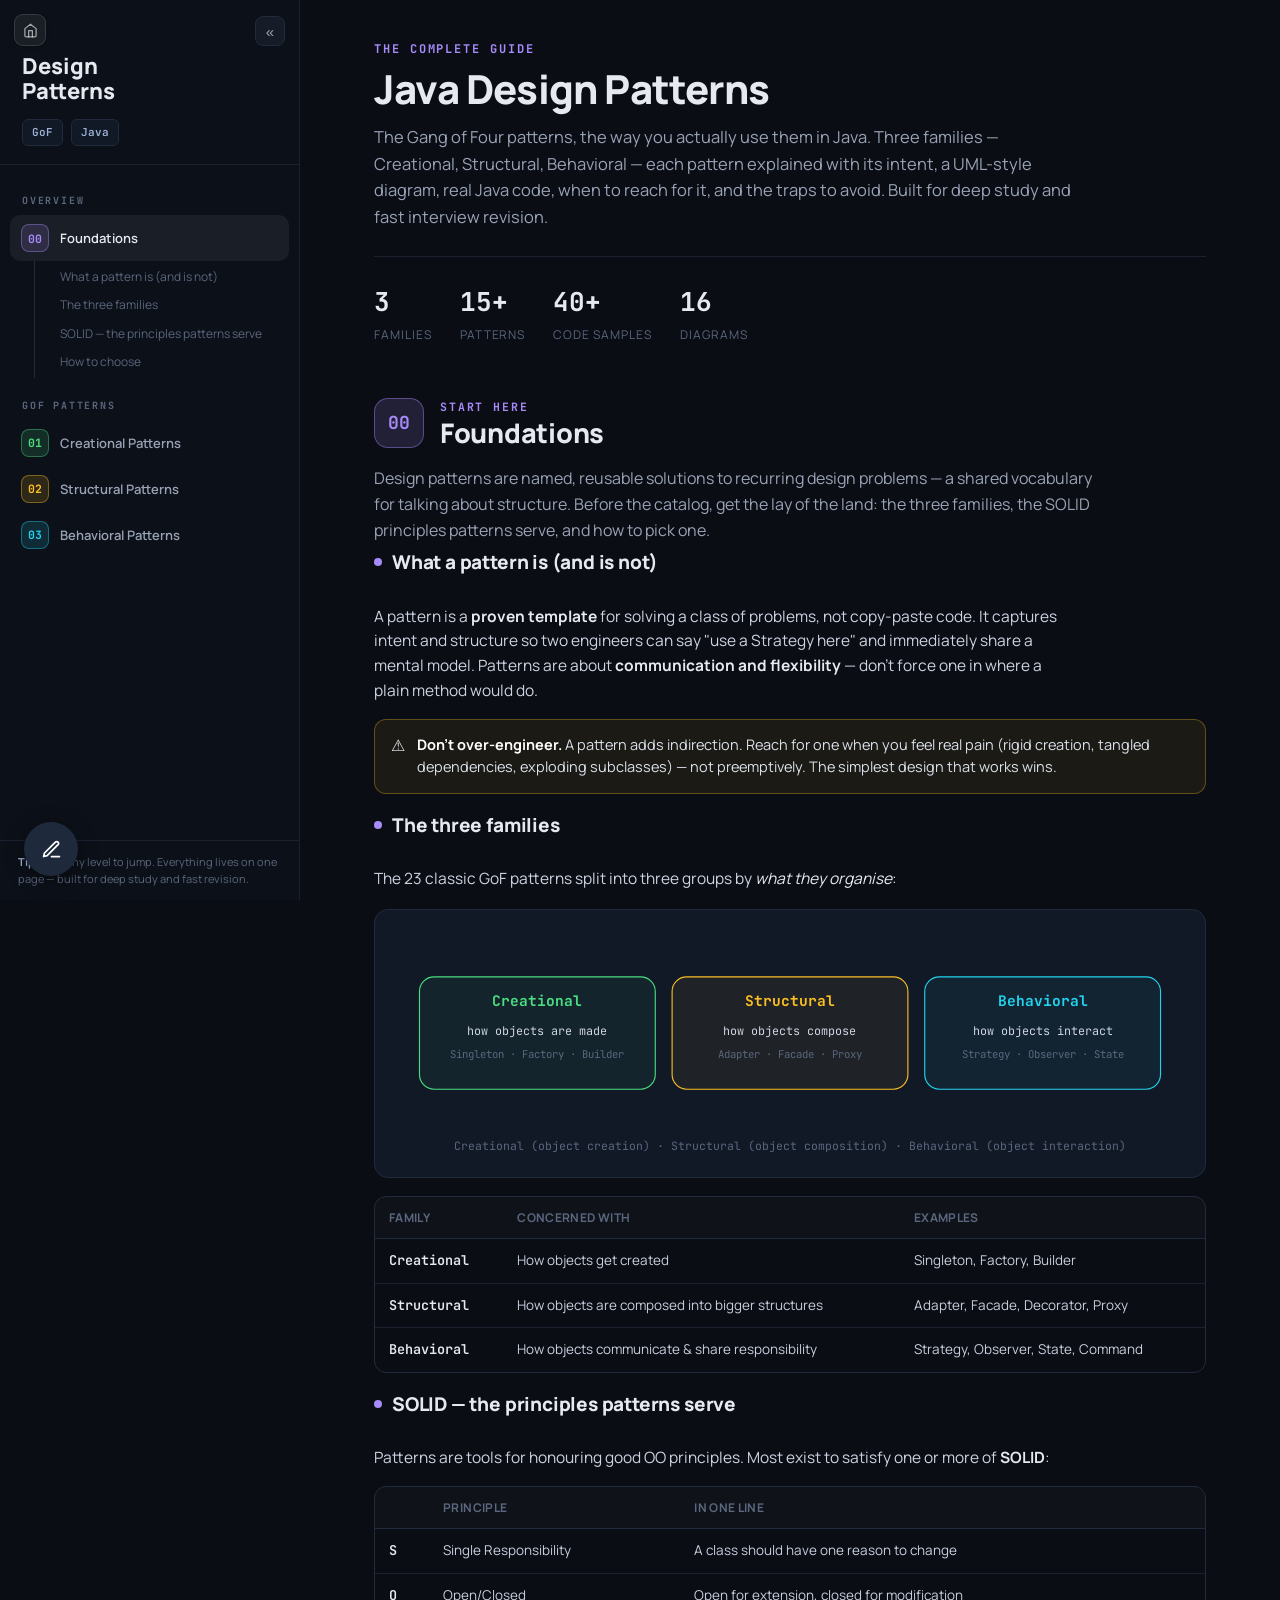
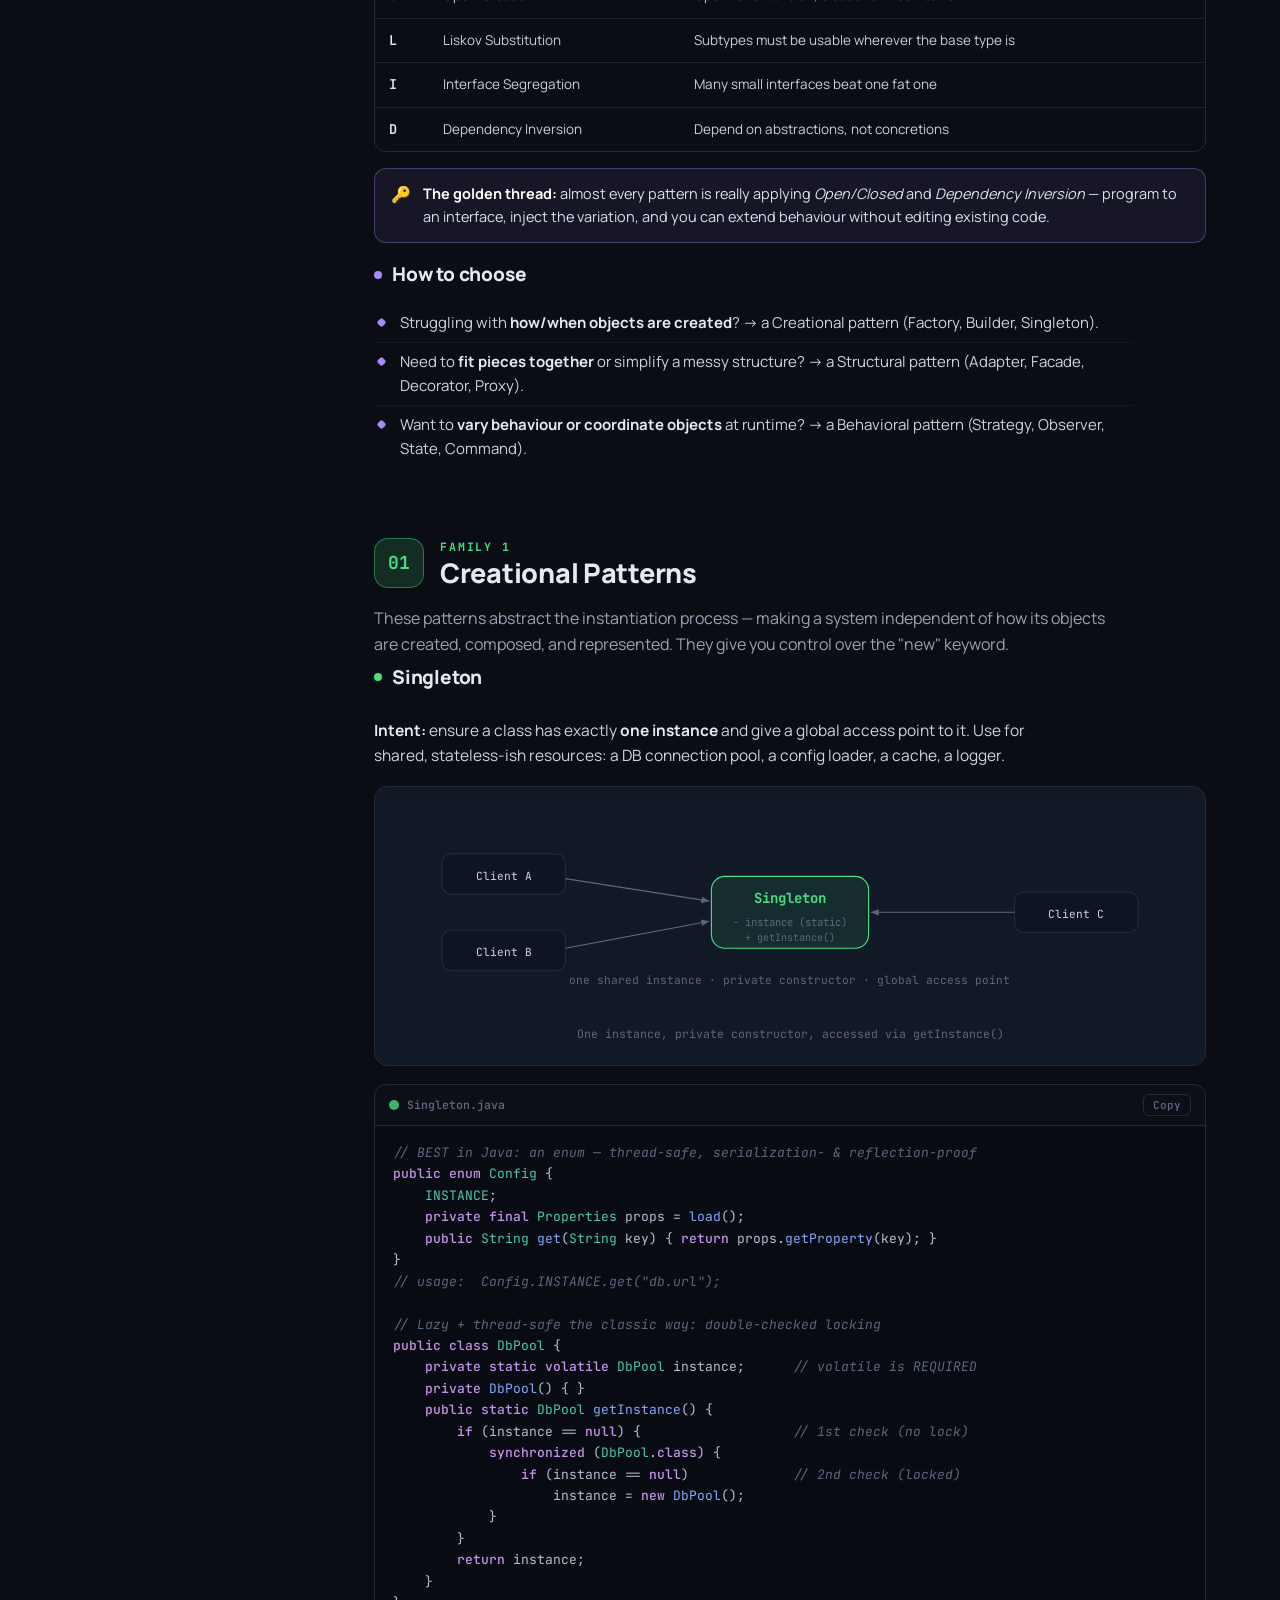
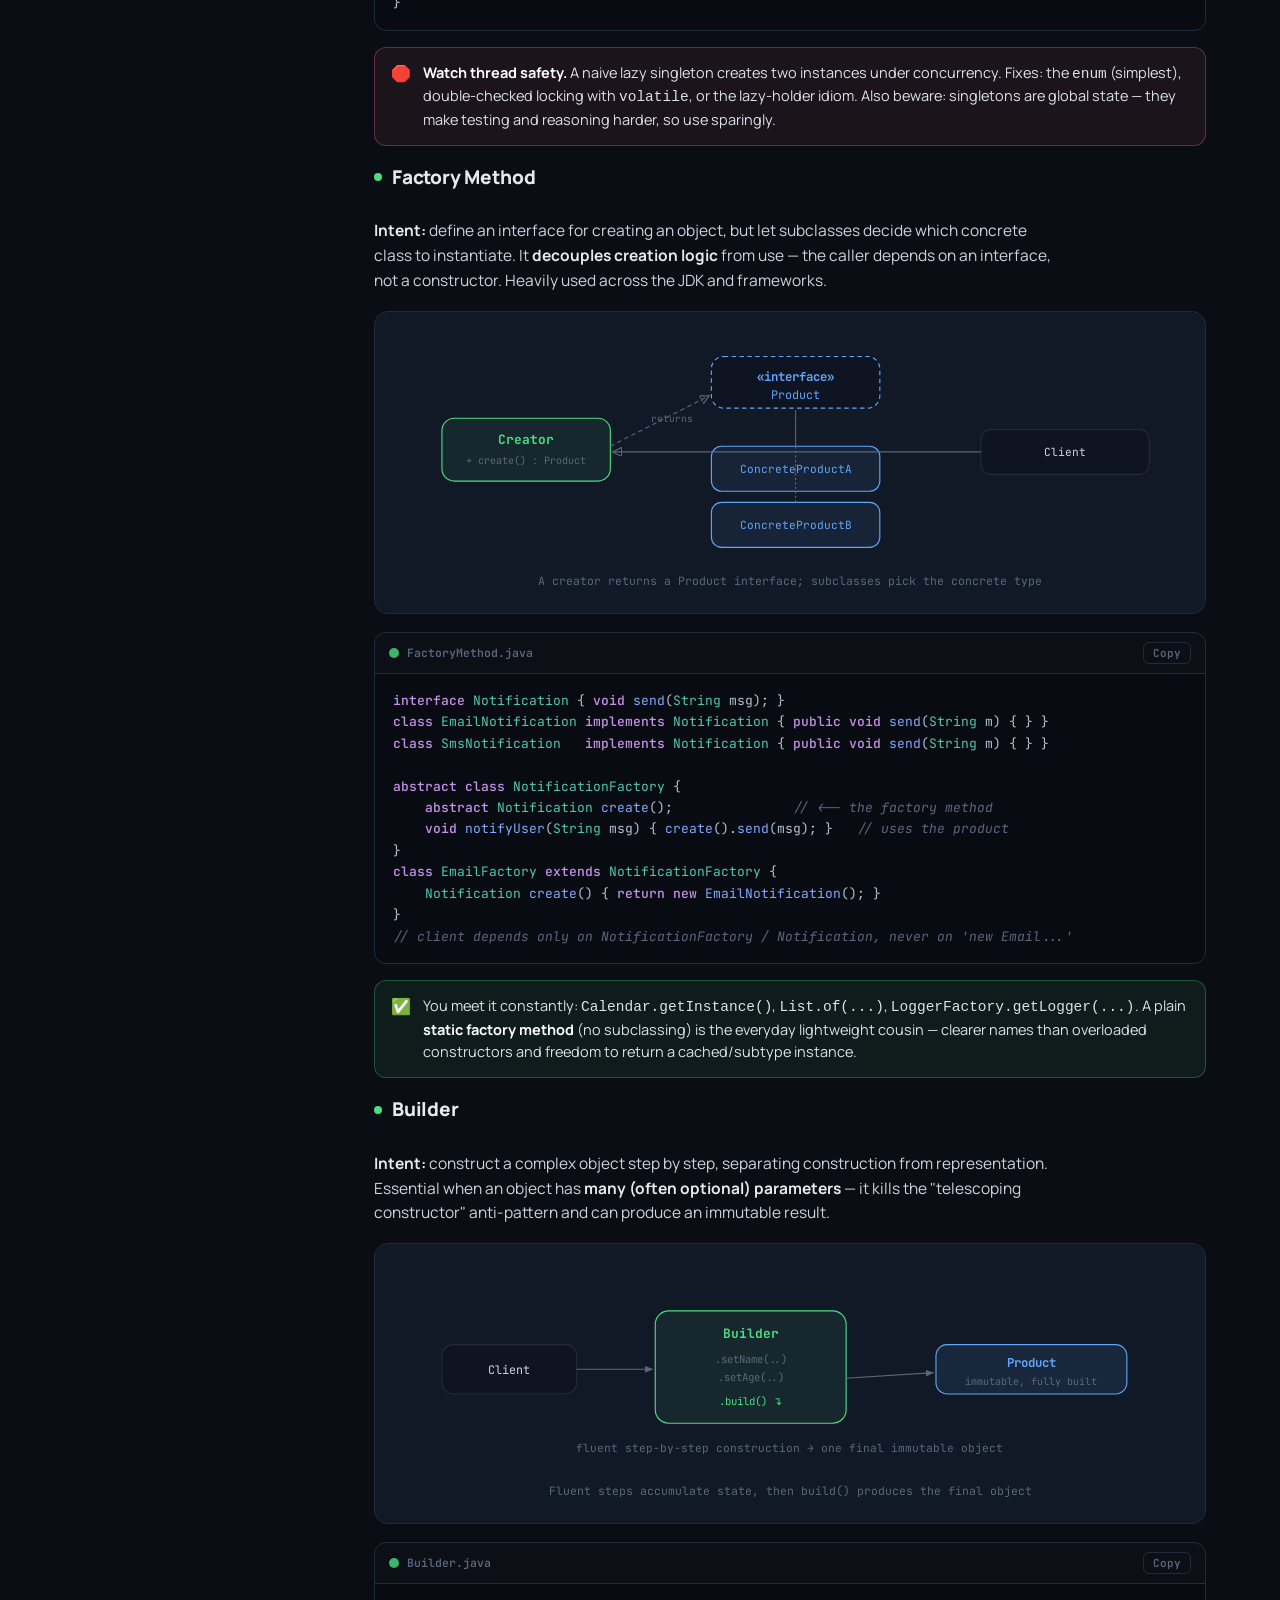
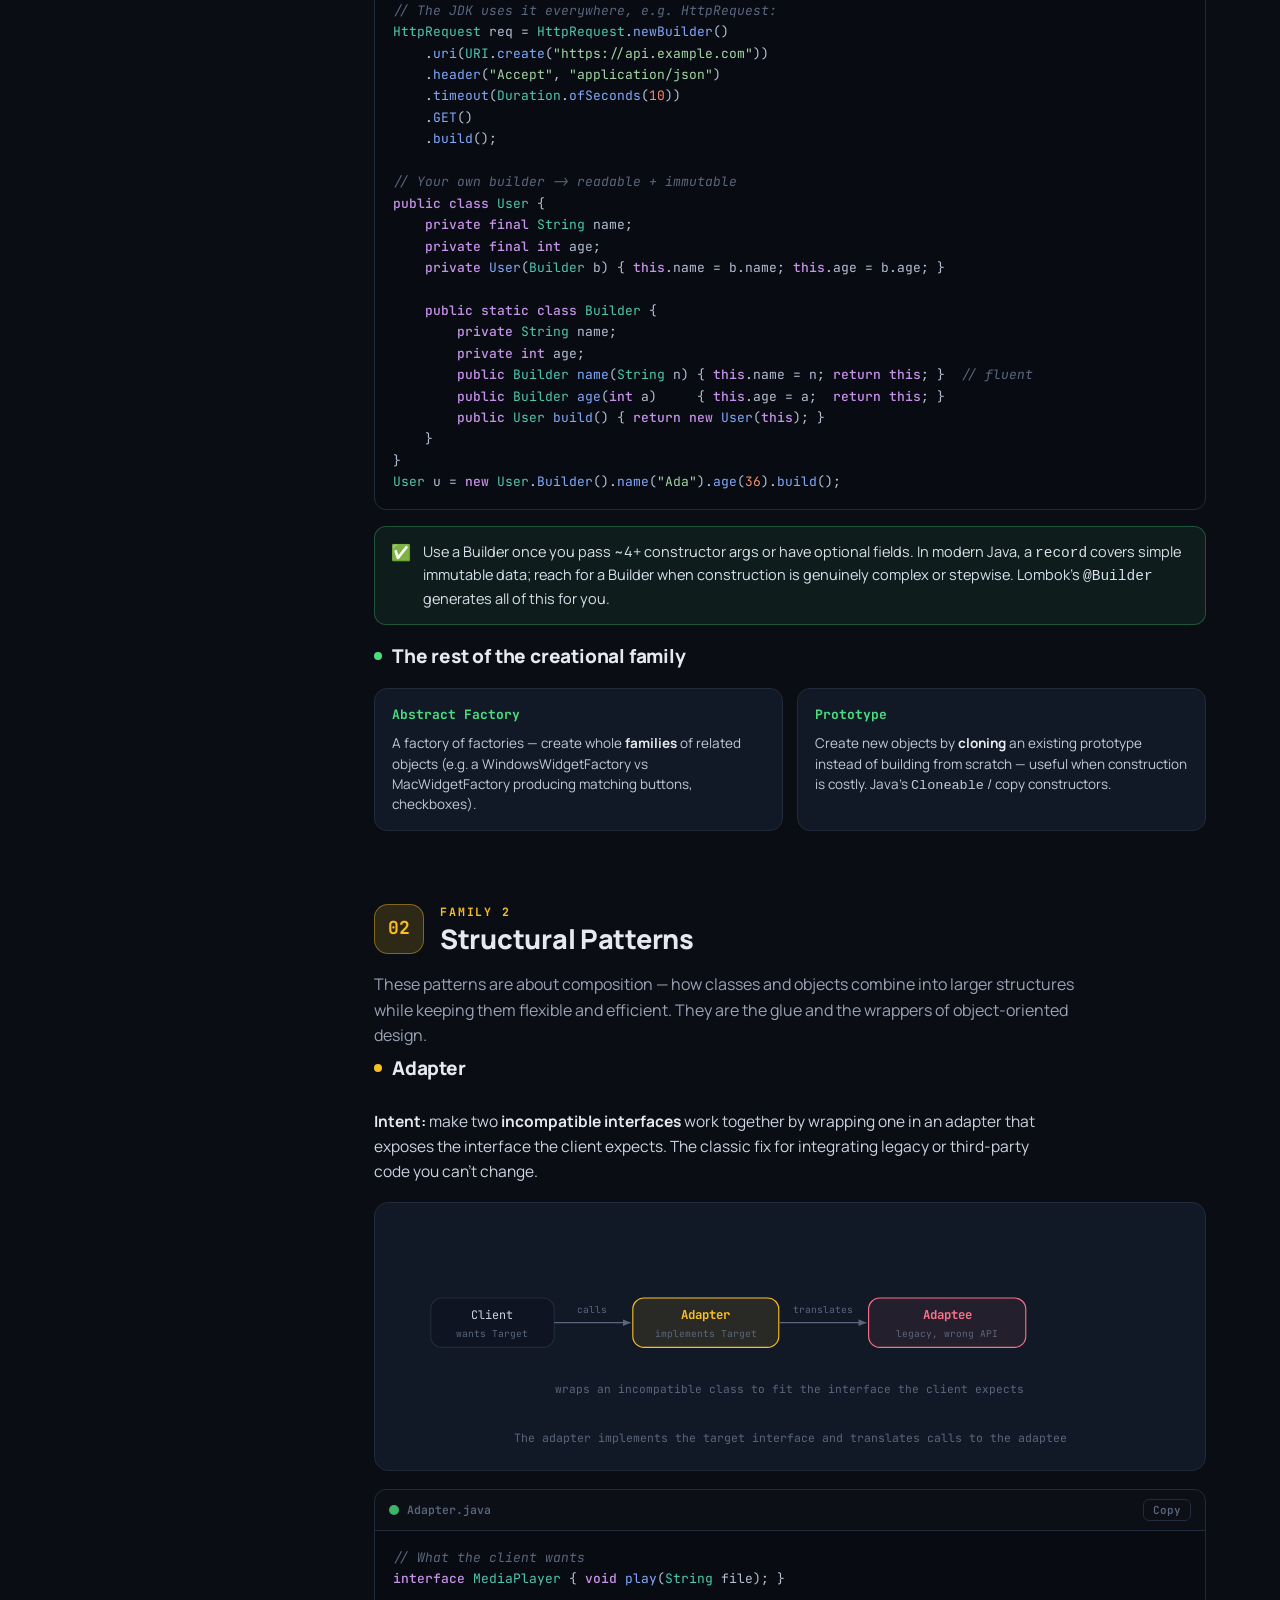
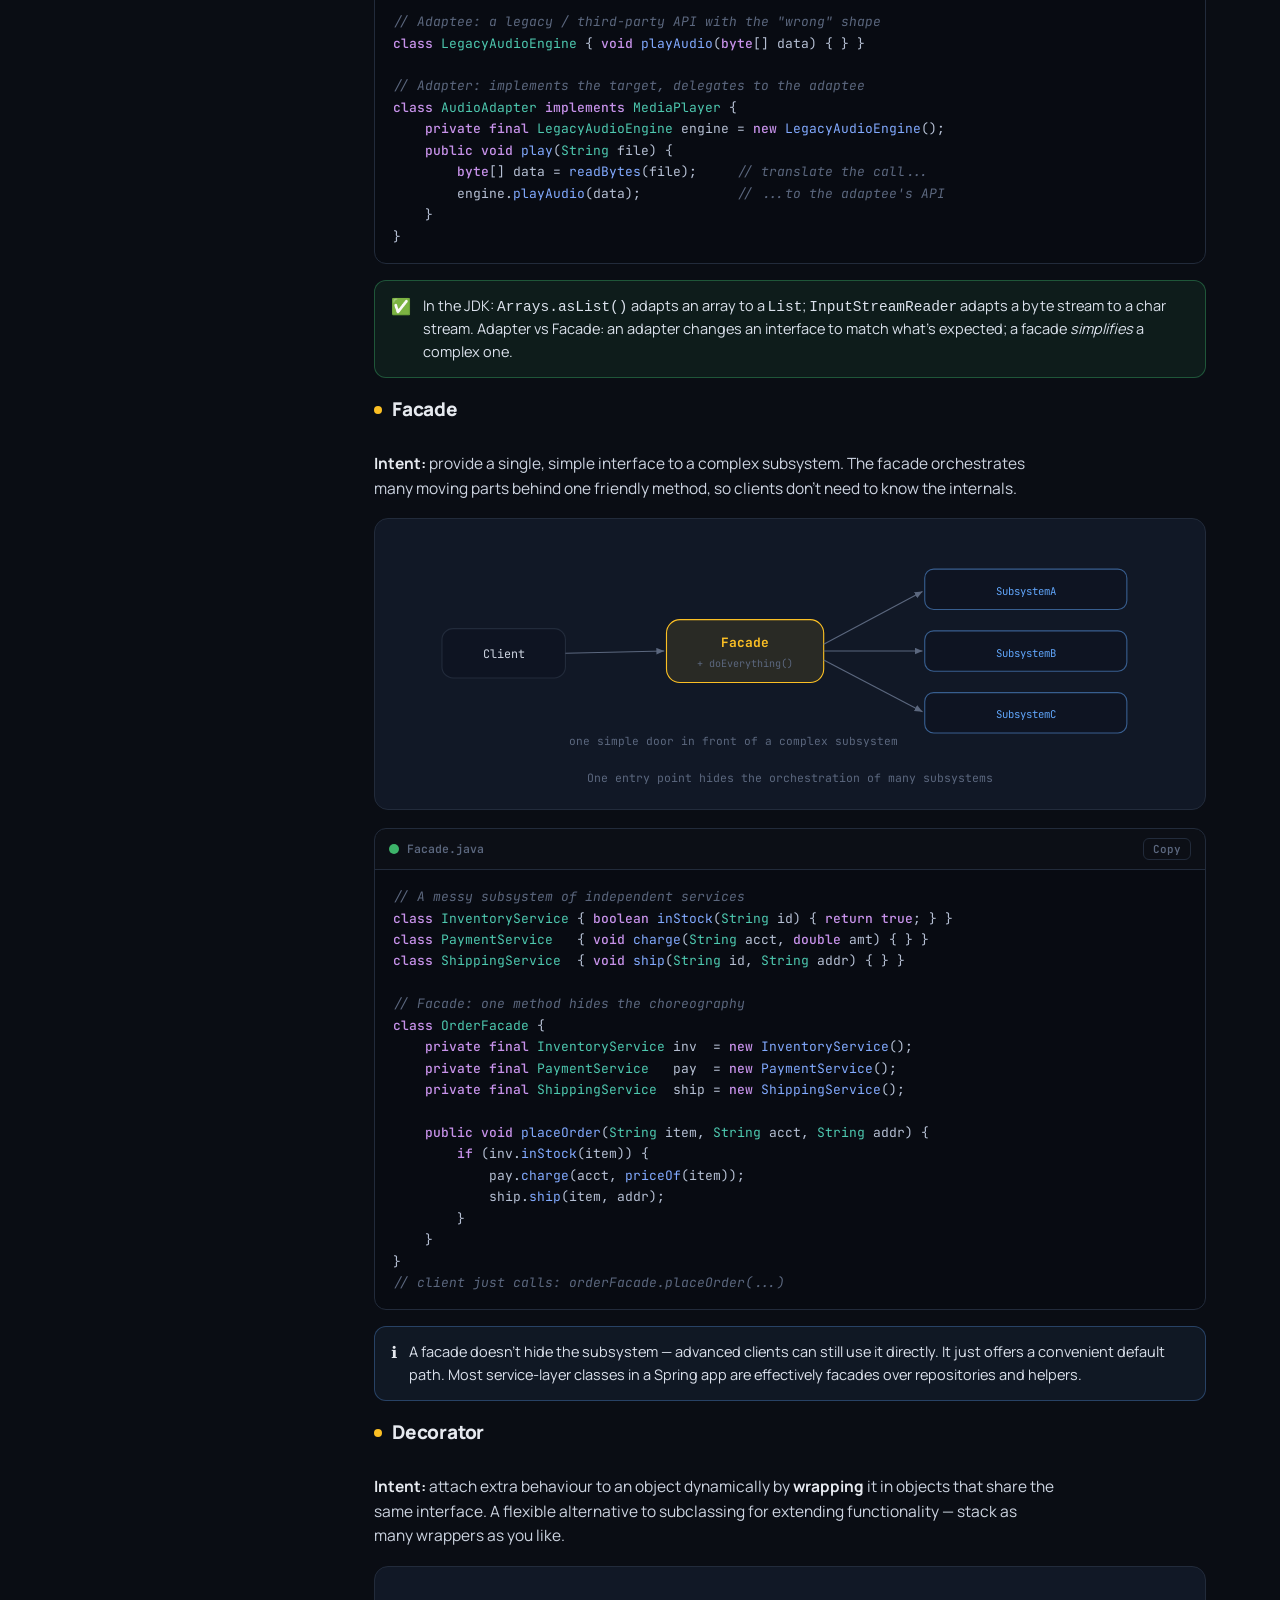
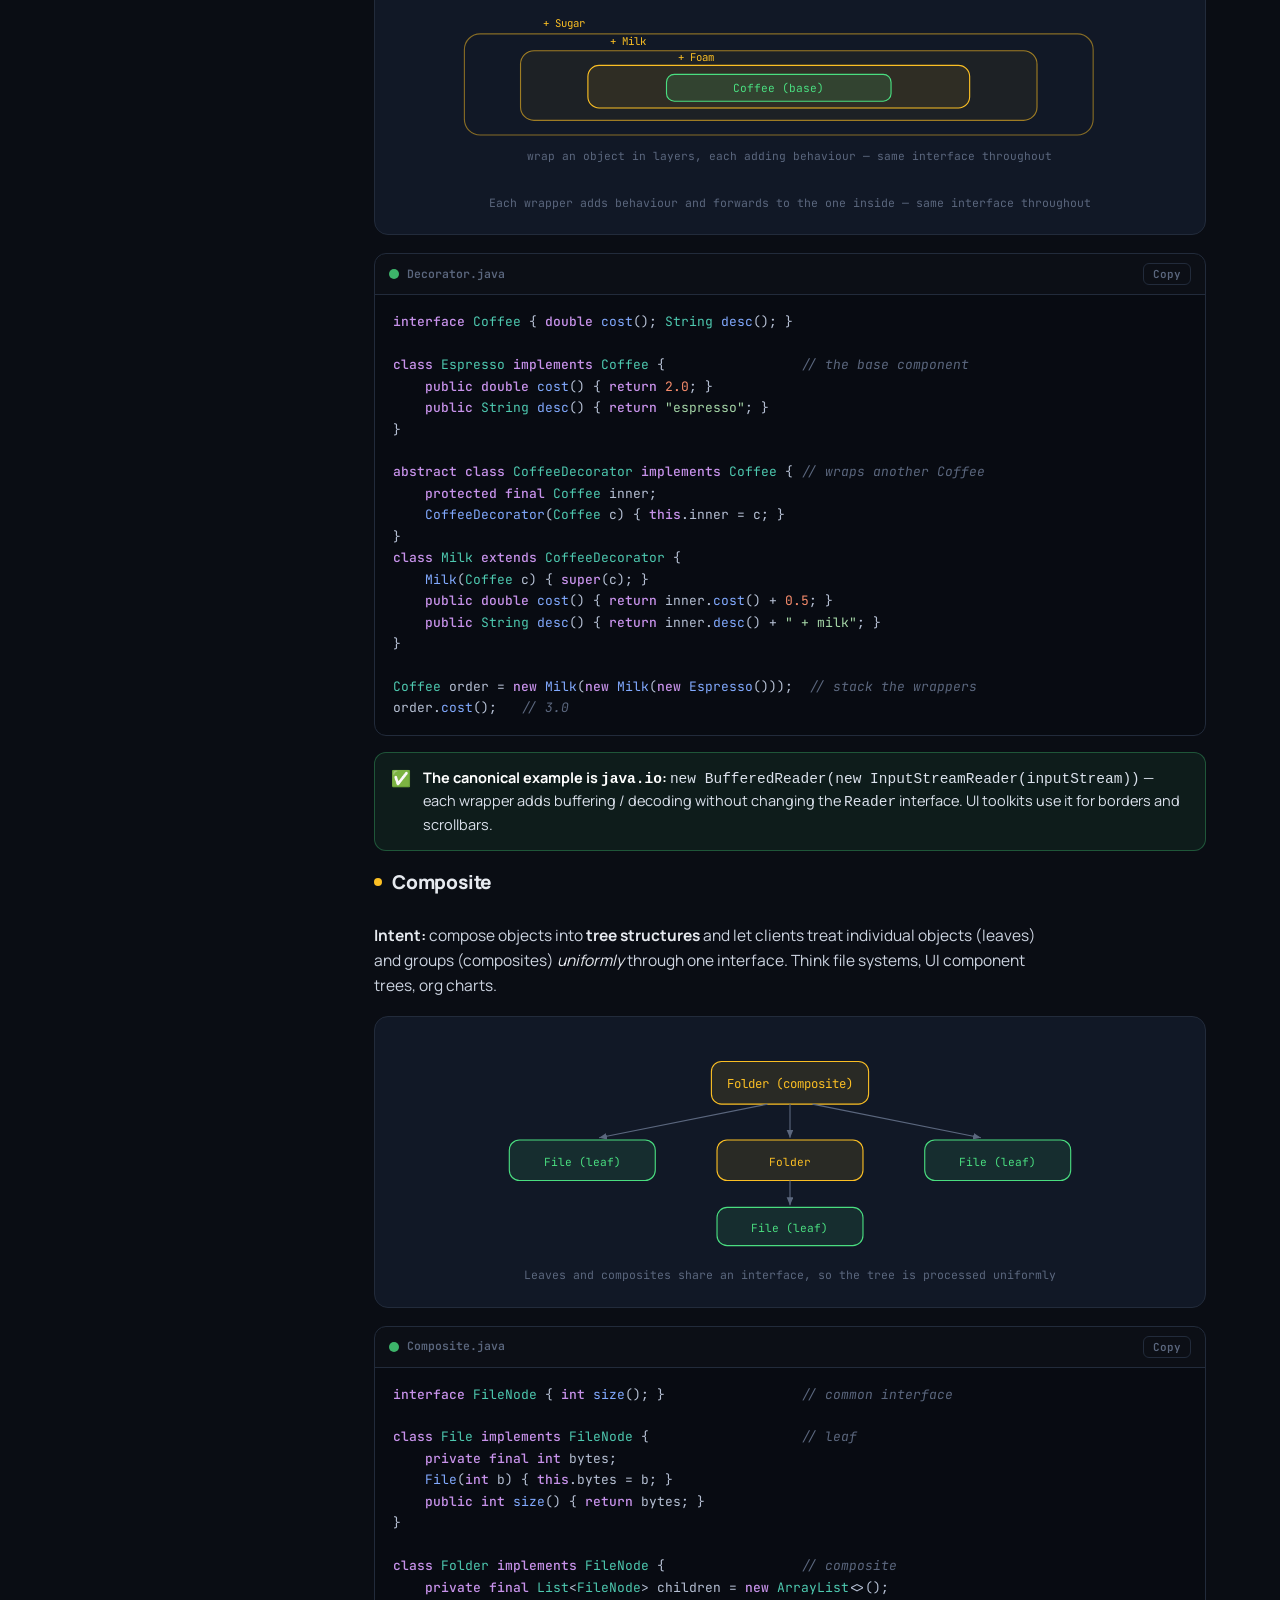
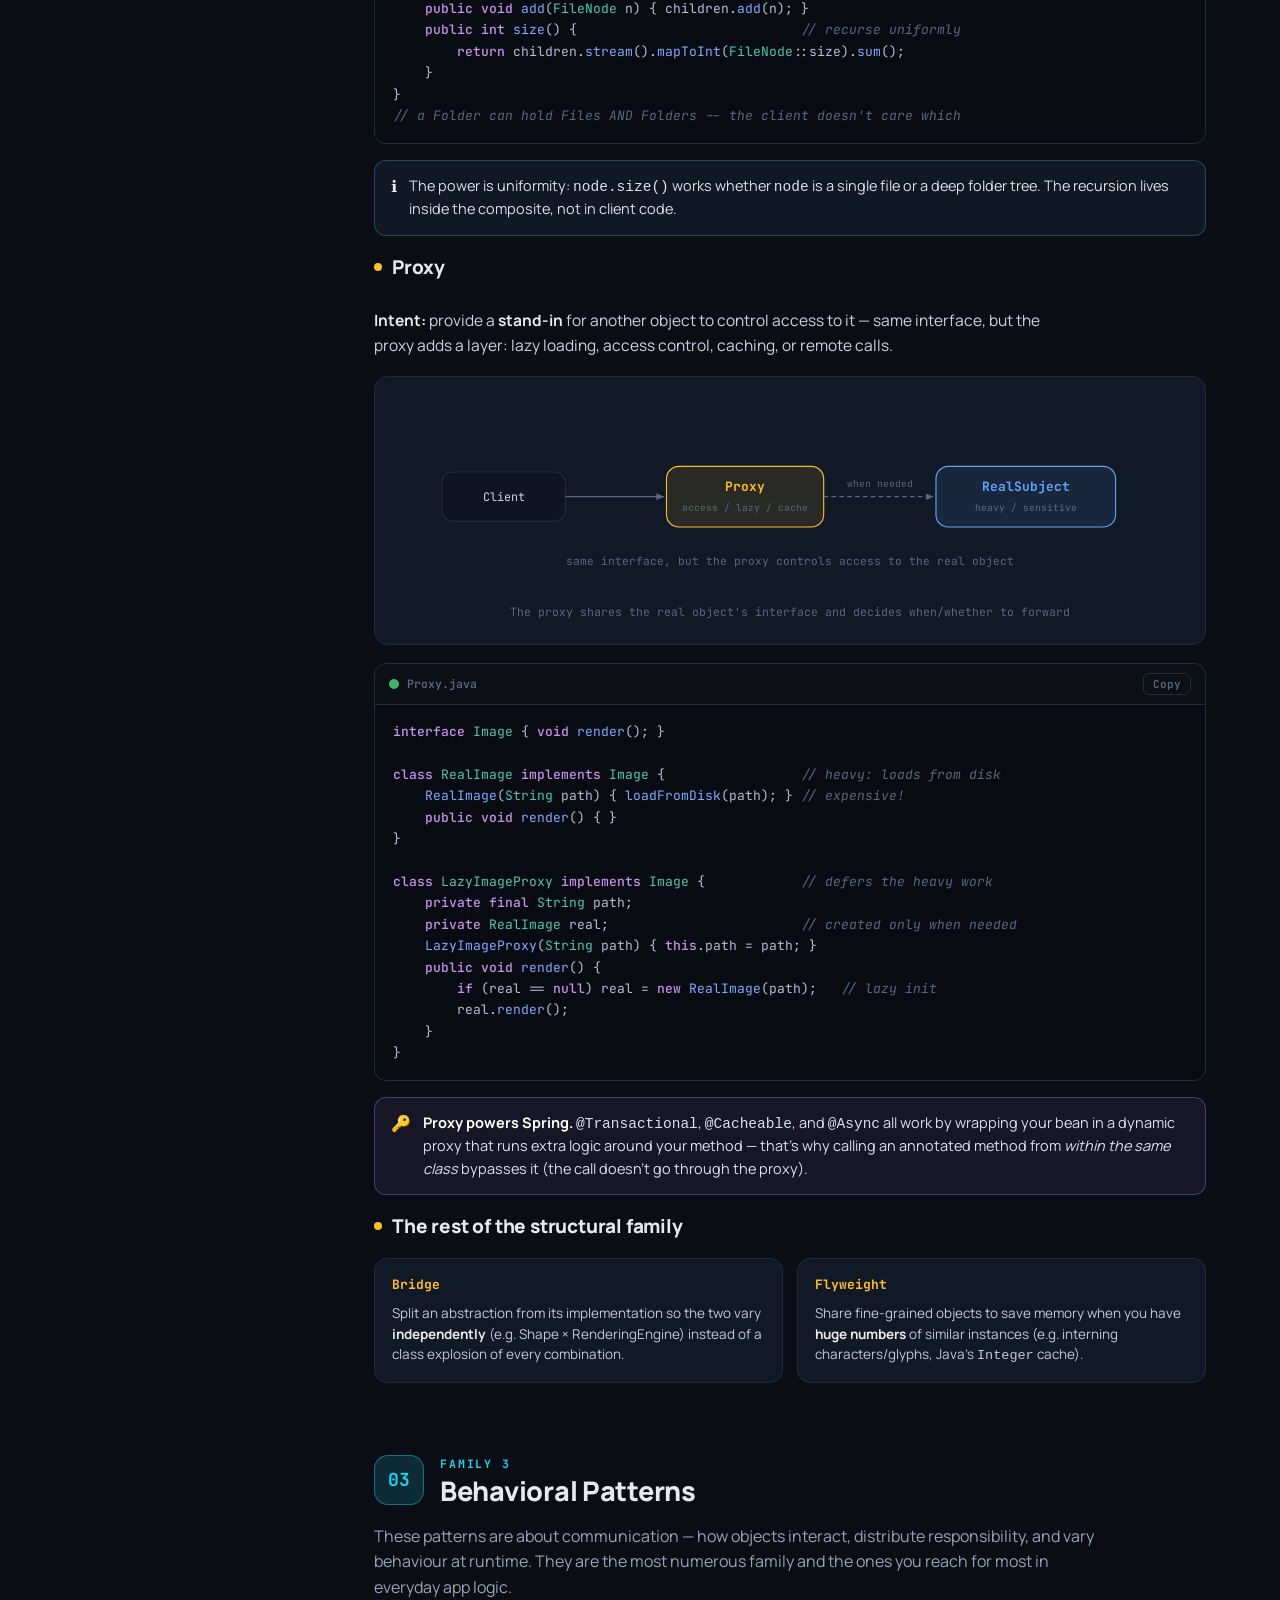
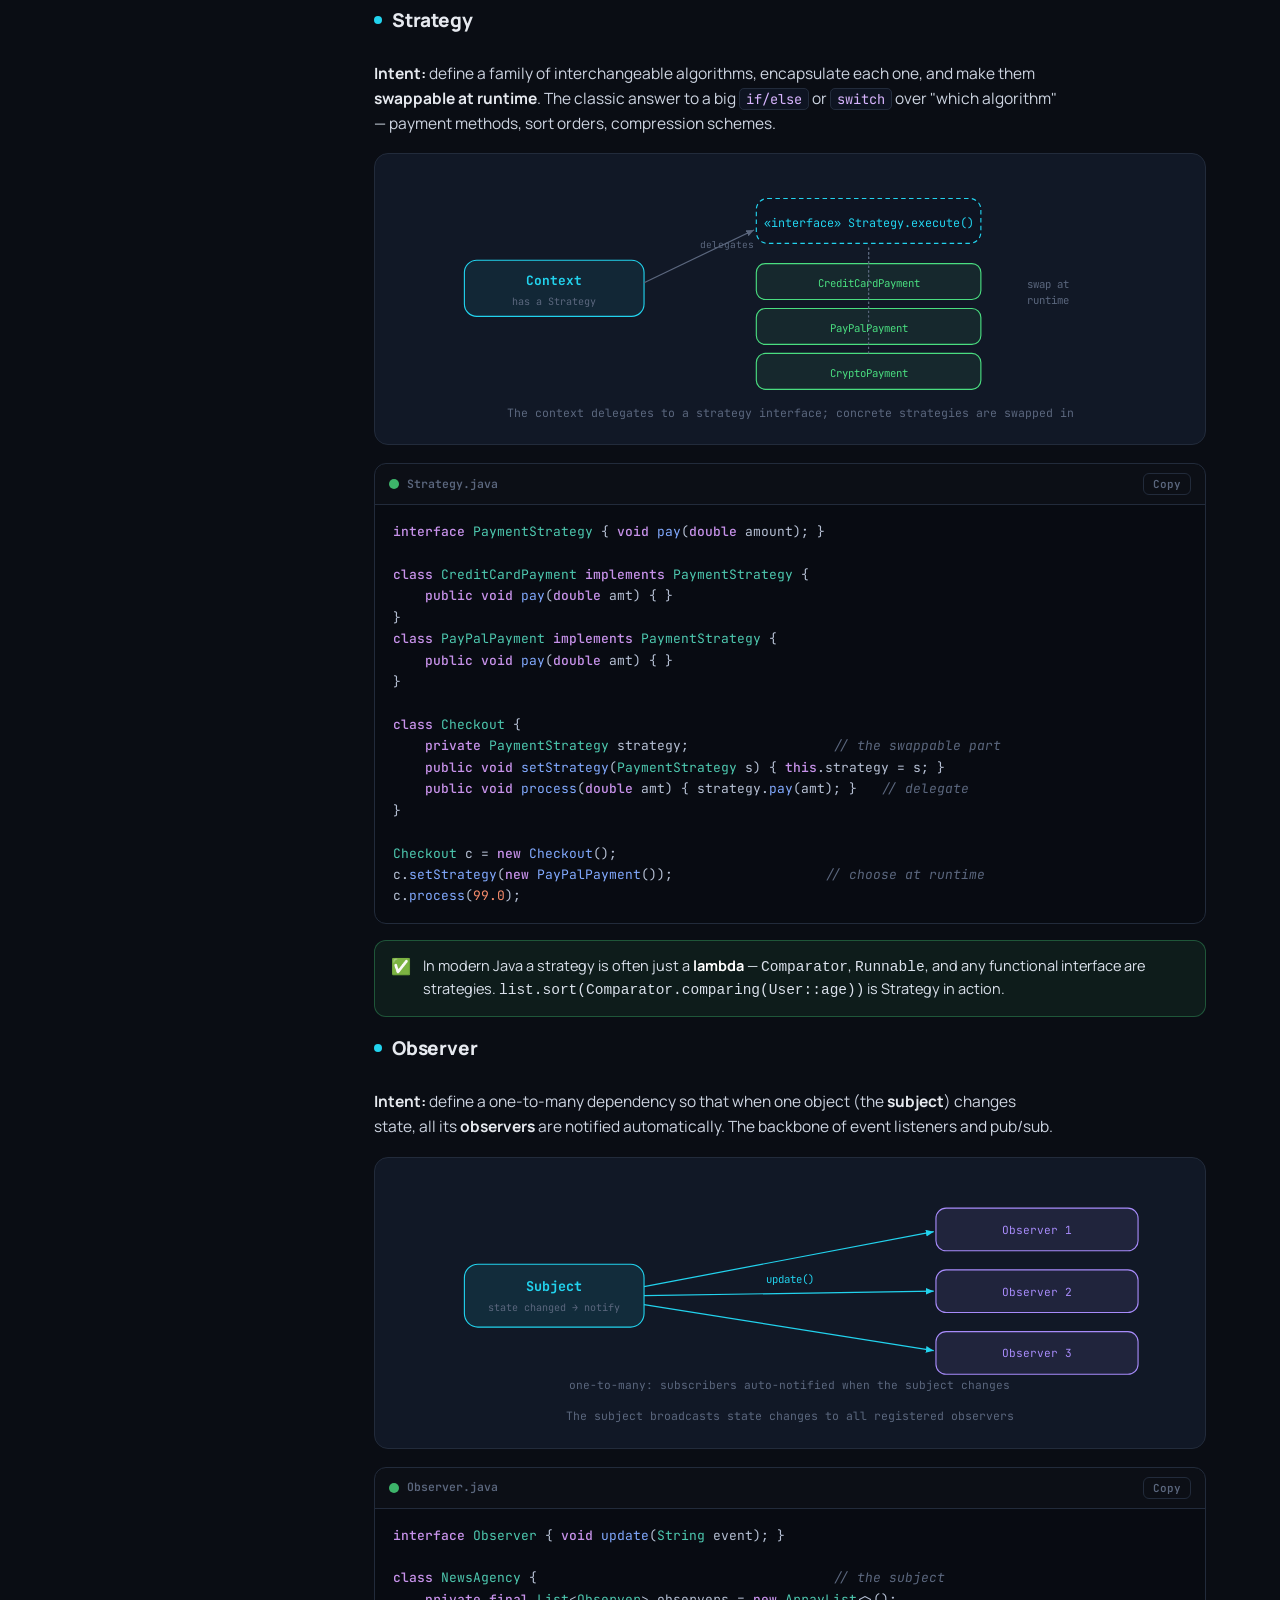
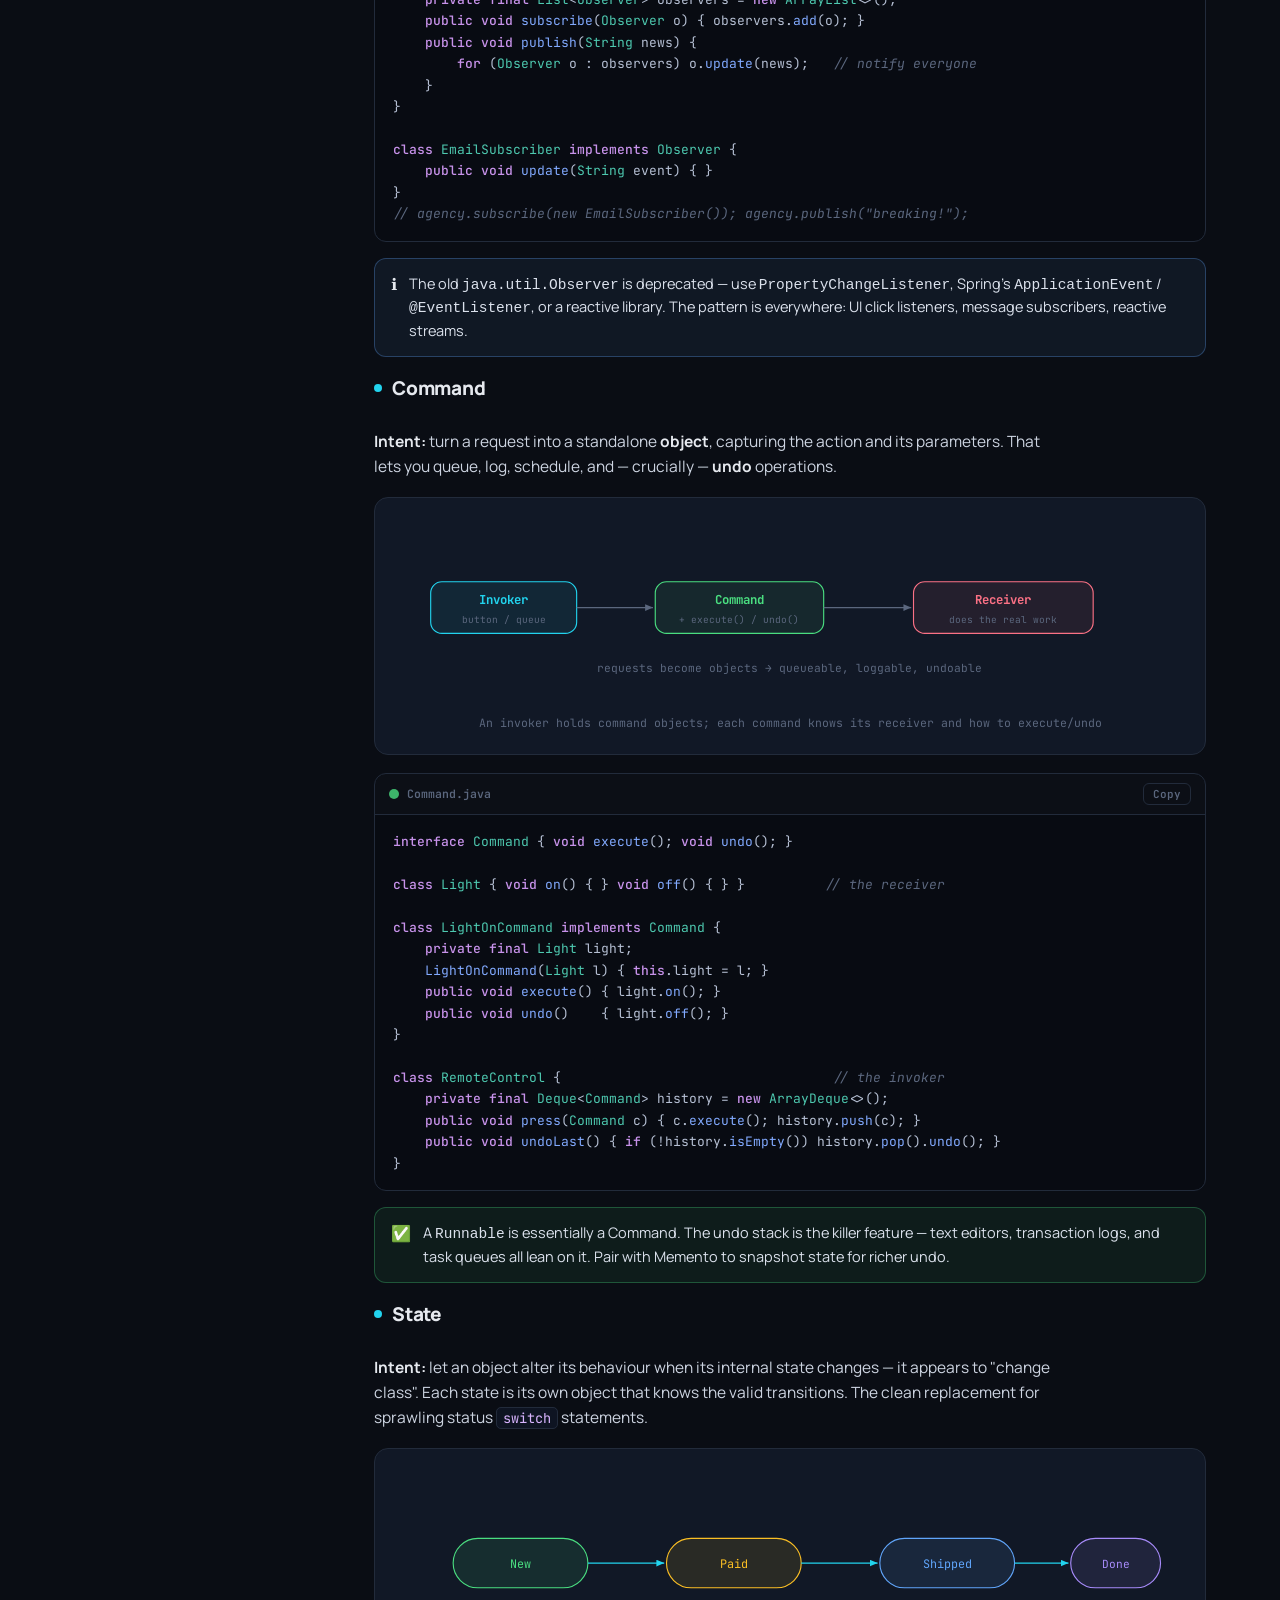
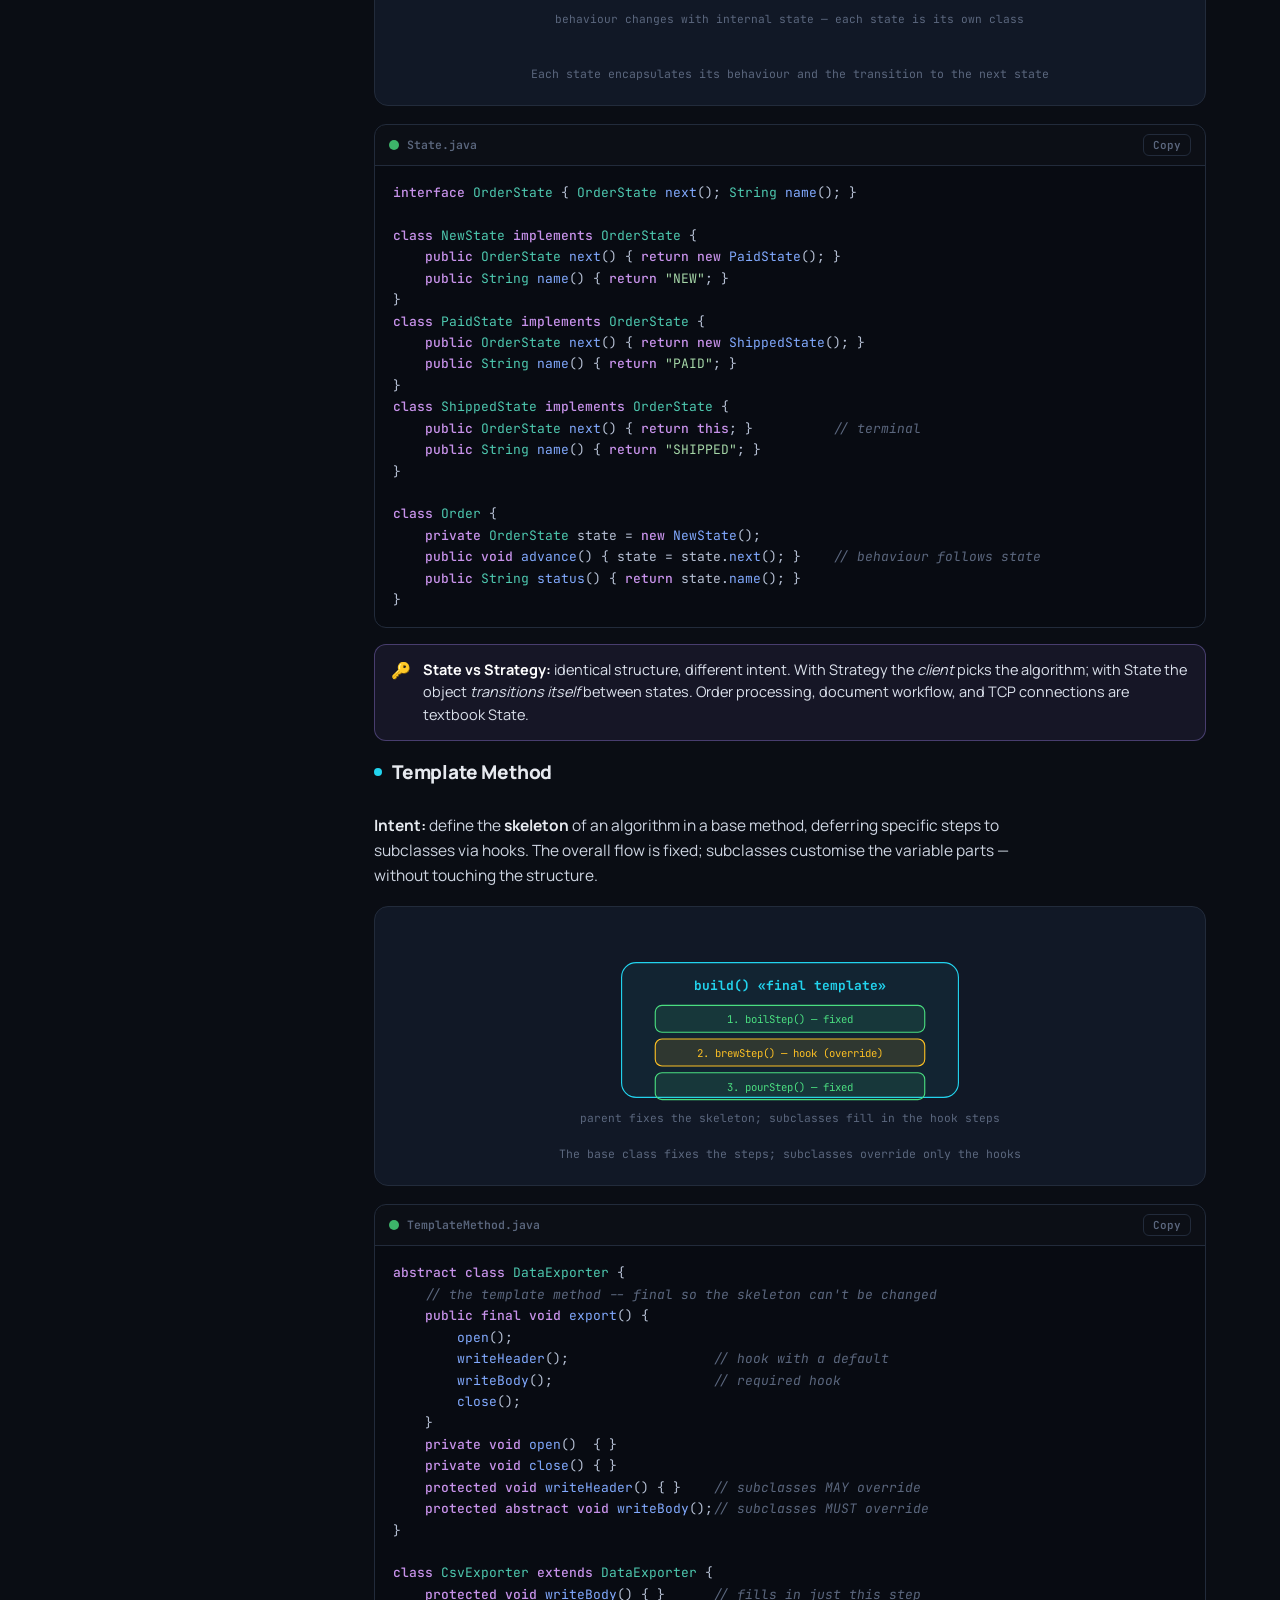
<file: design-patterns/index.html>
<!DOCTYPE html>
<html lang="en">
<head>
  <meta charset="utf-8">
  <meta name="viewport" content="width=device-width, initial-scale=1">
  <title>Java Design Patterns — The Complete Guide</title>
  <meta name="description" content="A complete, visual guide to the Gang of Four design patterns in Java — Creational, Structural, and Behavioral. UML diagrams, real Java code, and when-to-use guidance for every pattern.">
  <link rel="preconnect" href="https://fonts.googleapis.com">
  <link rel="preconnect" href="https://fonts.gstatic.com" crossorigin>
  <link rel="stylesheet" href="styles.css">
</head>
<body>
  <div class="progress" id="progress"></div>
  <button class="menu-btn" id="menuBtn" aria-label="Menu">☰</button>

  <div class="app">
    <aside class="sidebar" id="sidebar">
      <div class="sidebar__head">
        <button class="sidebar__toggle" id="collapseBtn" type="button" aria-label="Collapse sidebar" title="Collapse">«</button>
        <div class="sidebar__mark" aria-hidden="true">DP</div>
        <div class="sidebar__title">Design<br>Patterns</div>
        <div class="sidebar__badges">
          <span class="badge">GoF</span>
          <span class="badge">Java</span>
        </div>
      </div>
      <nav class="sidebar__nav" id="nav"></nav>
      <div class="sidebar__foot">
        <b>Tip:</b> click any level to jump. Everything lives on one page — built for deep study and fast revision.
      </div>
    </aside>

    <div class="scrim" id="scrim"></div>

    <main class="main">
      <div class="content" id="content"></div>
    </main>
  </div>

  <button class="to-top" id="toTop" aria-label="Back to top">↑</button>

  <script src="diagrams.js"></script>
  <script src="content.js"></script>
  <script src="app.js"></script>
  <script src="../draw.js"></script>
</body>
</html>
</file>
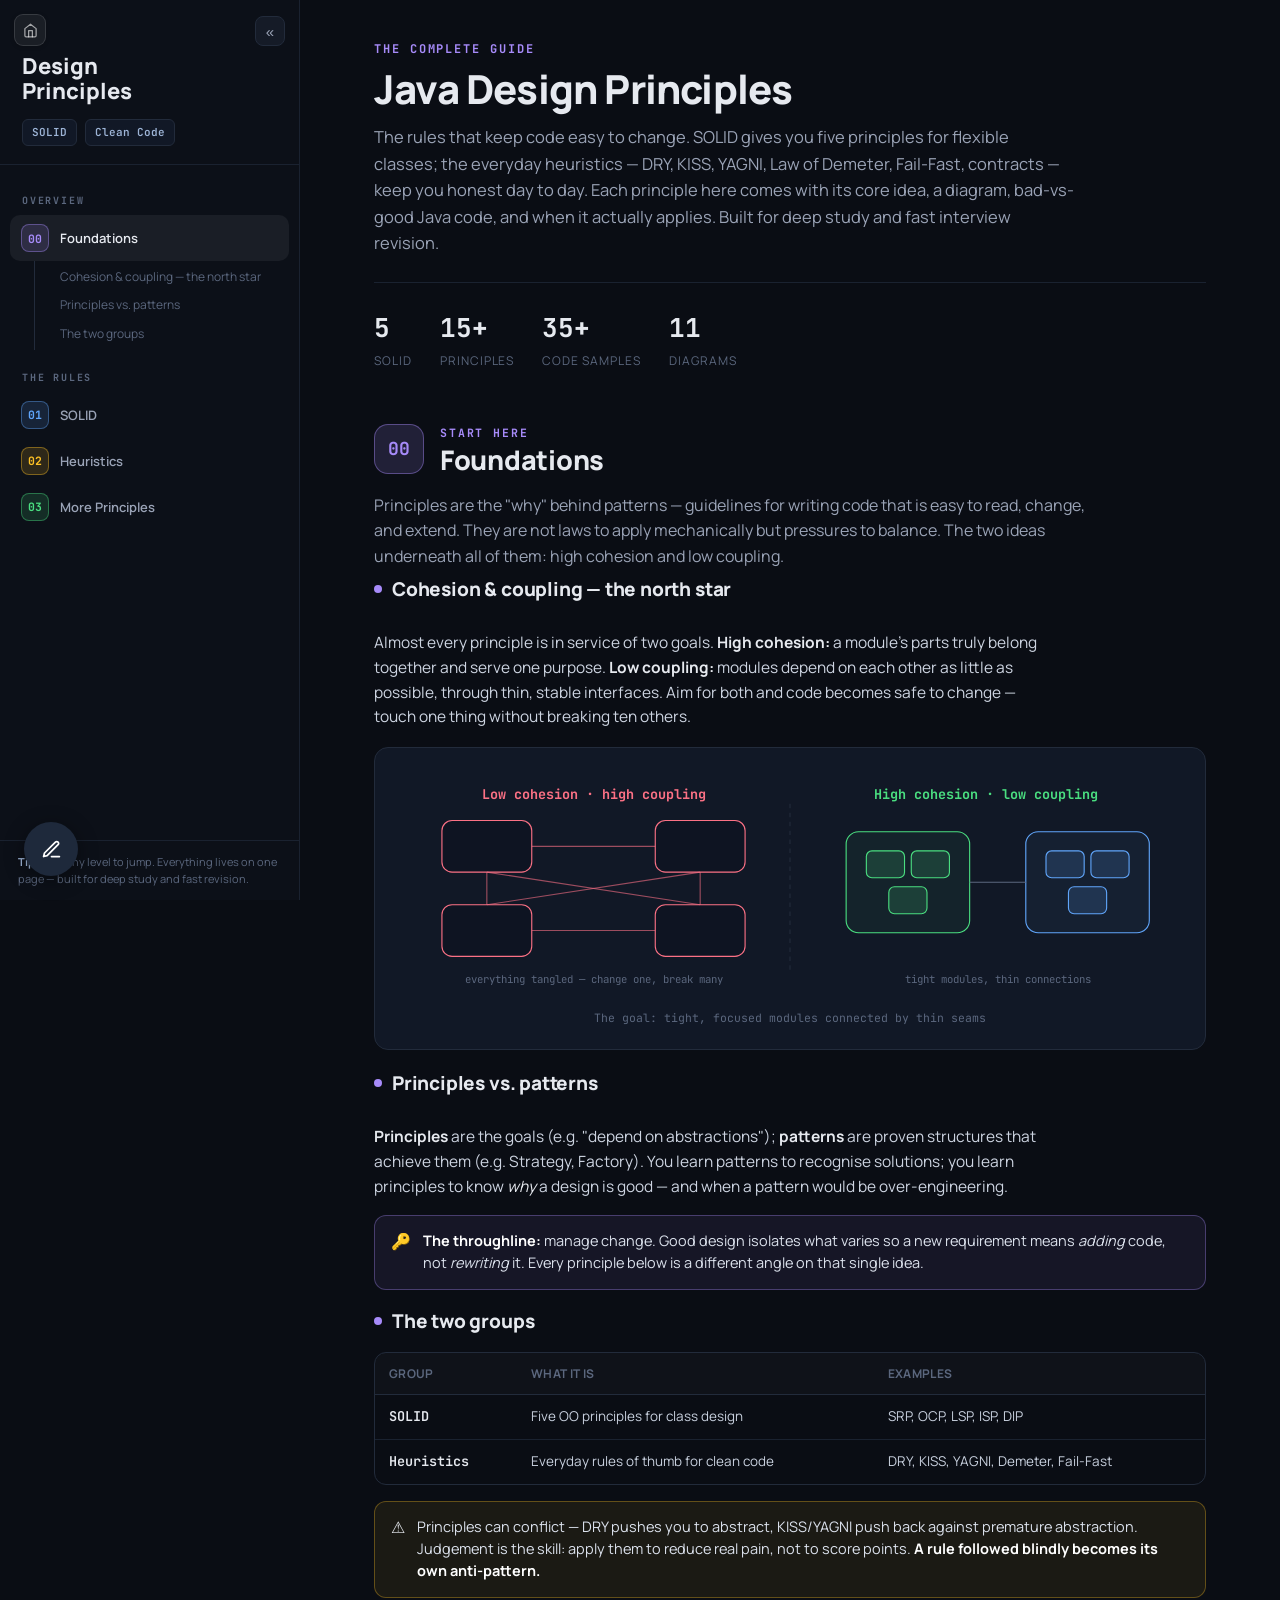
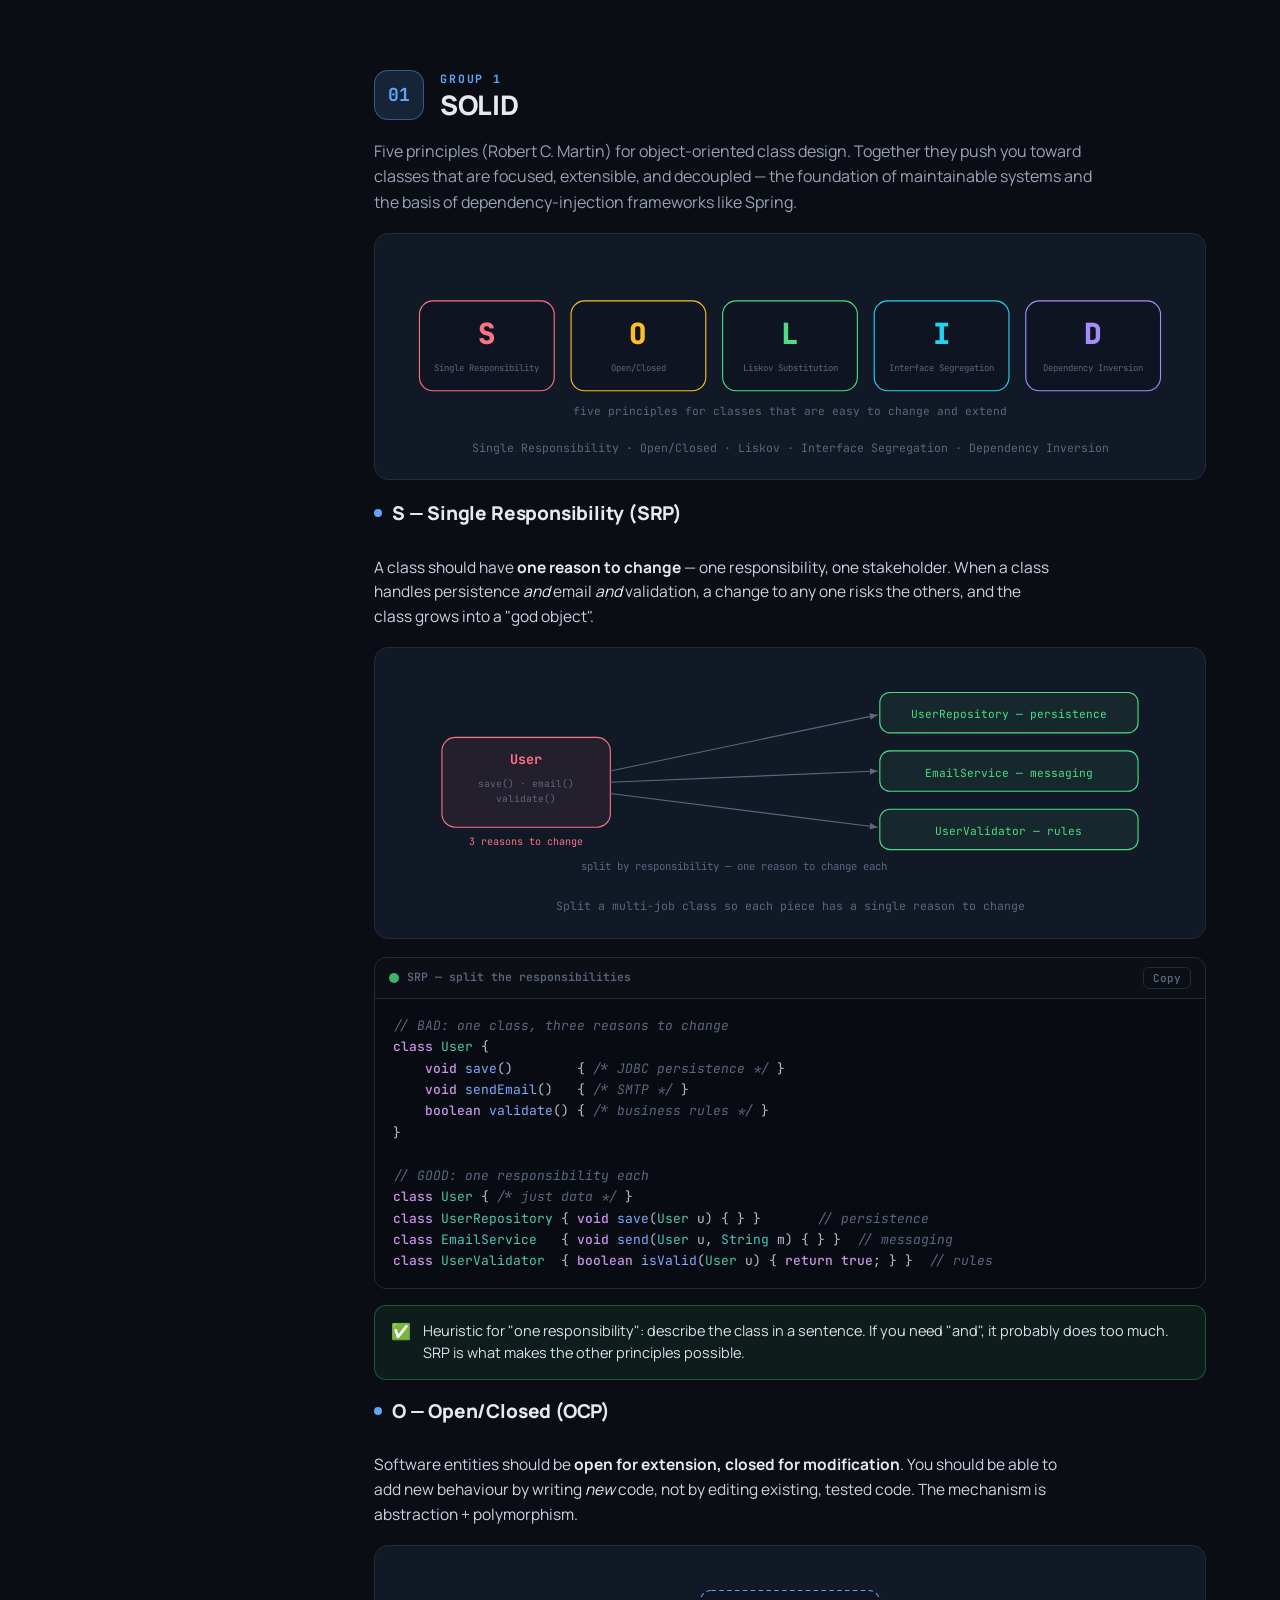
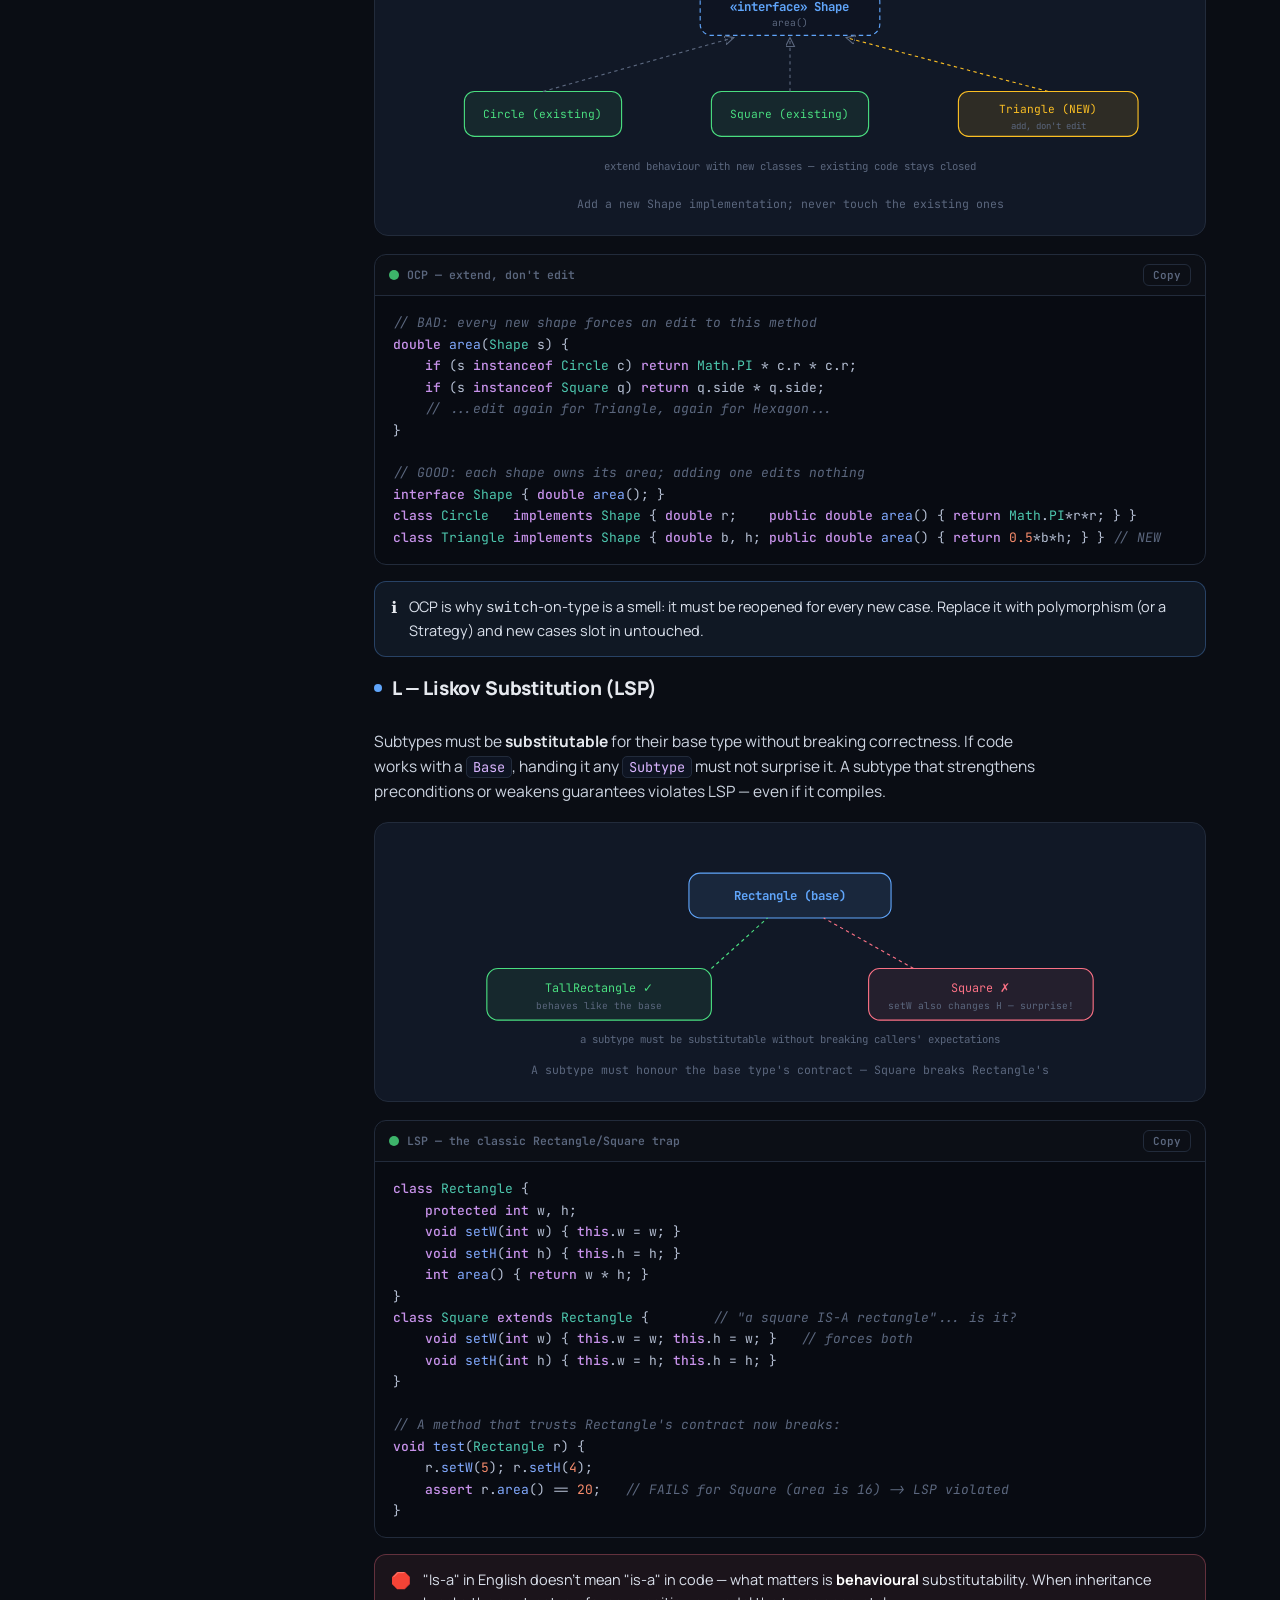
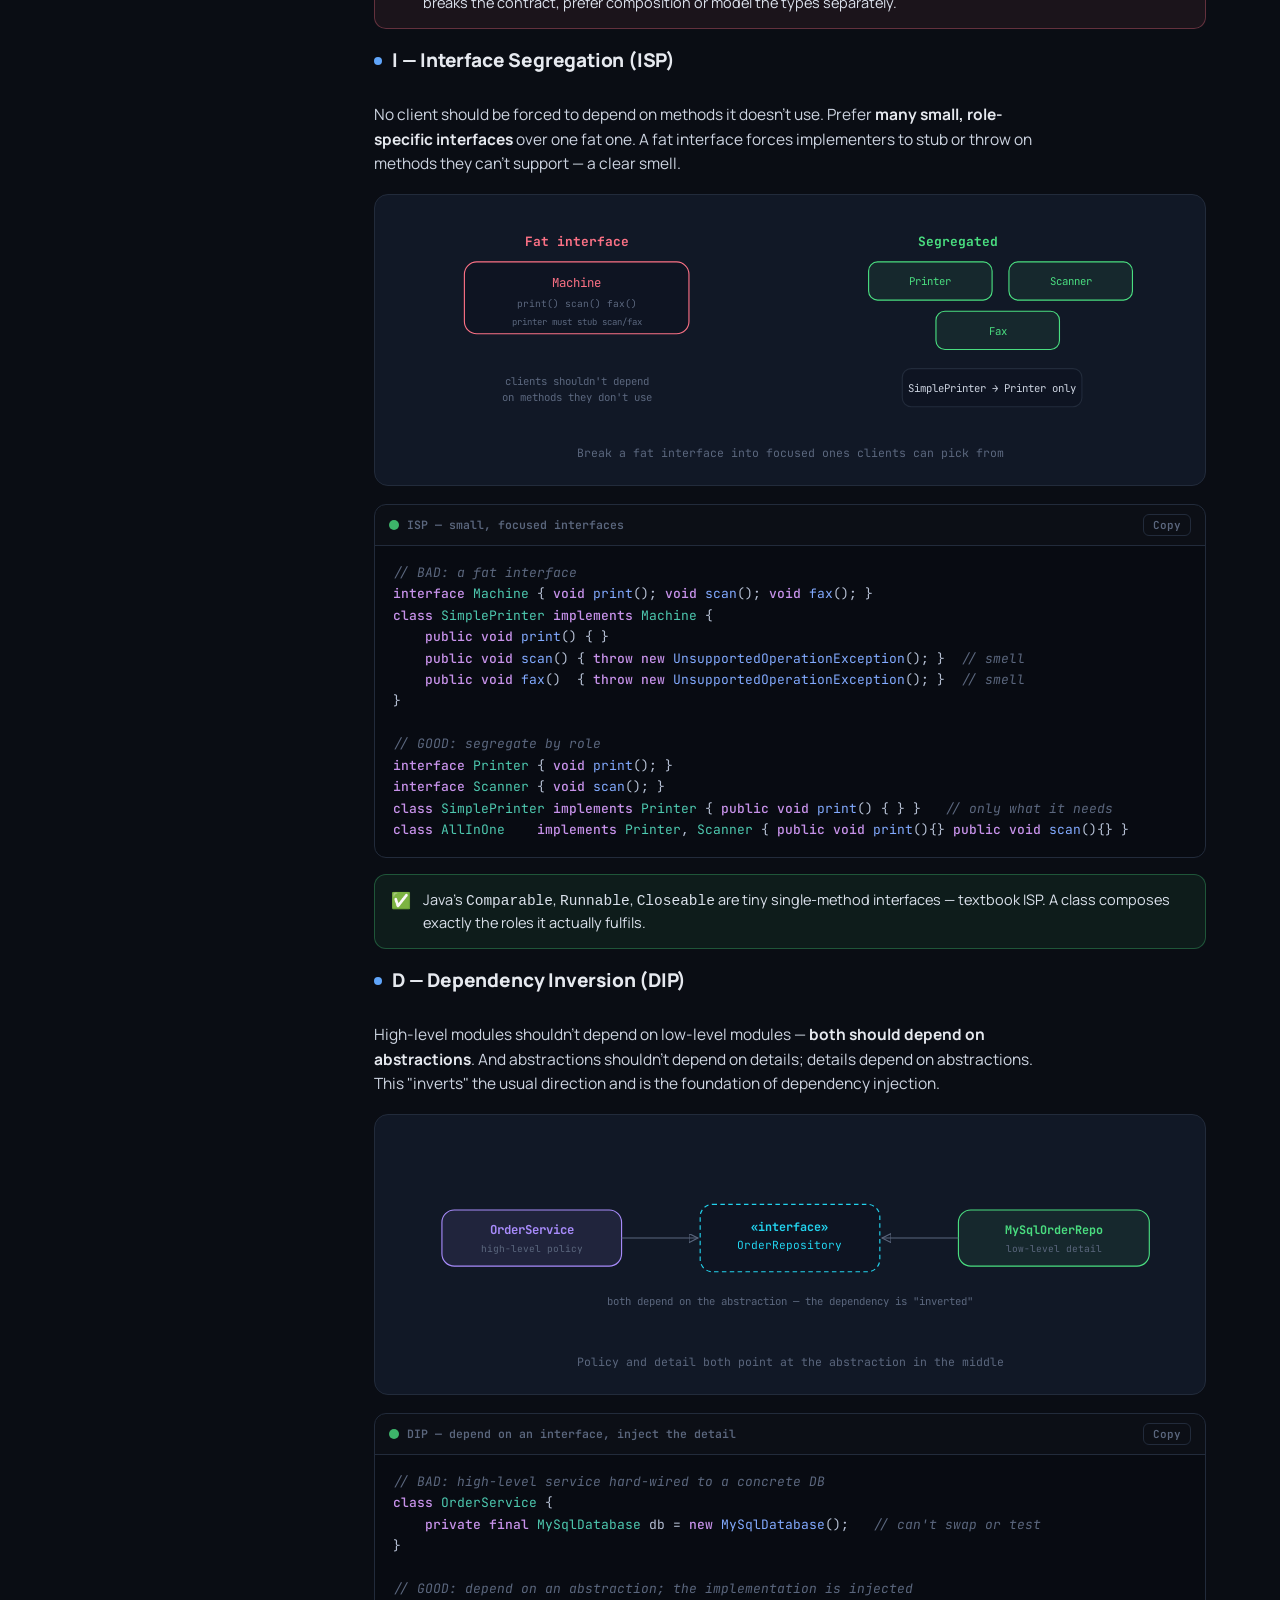
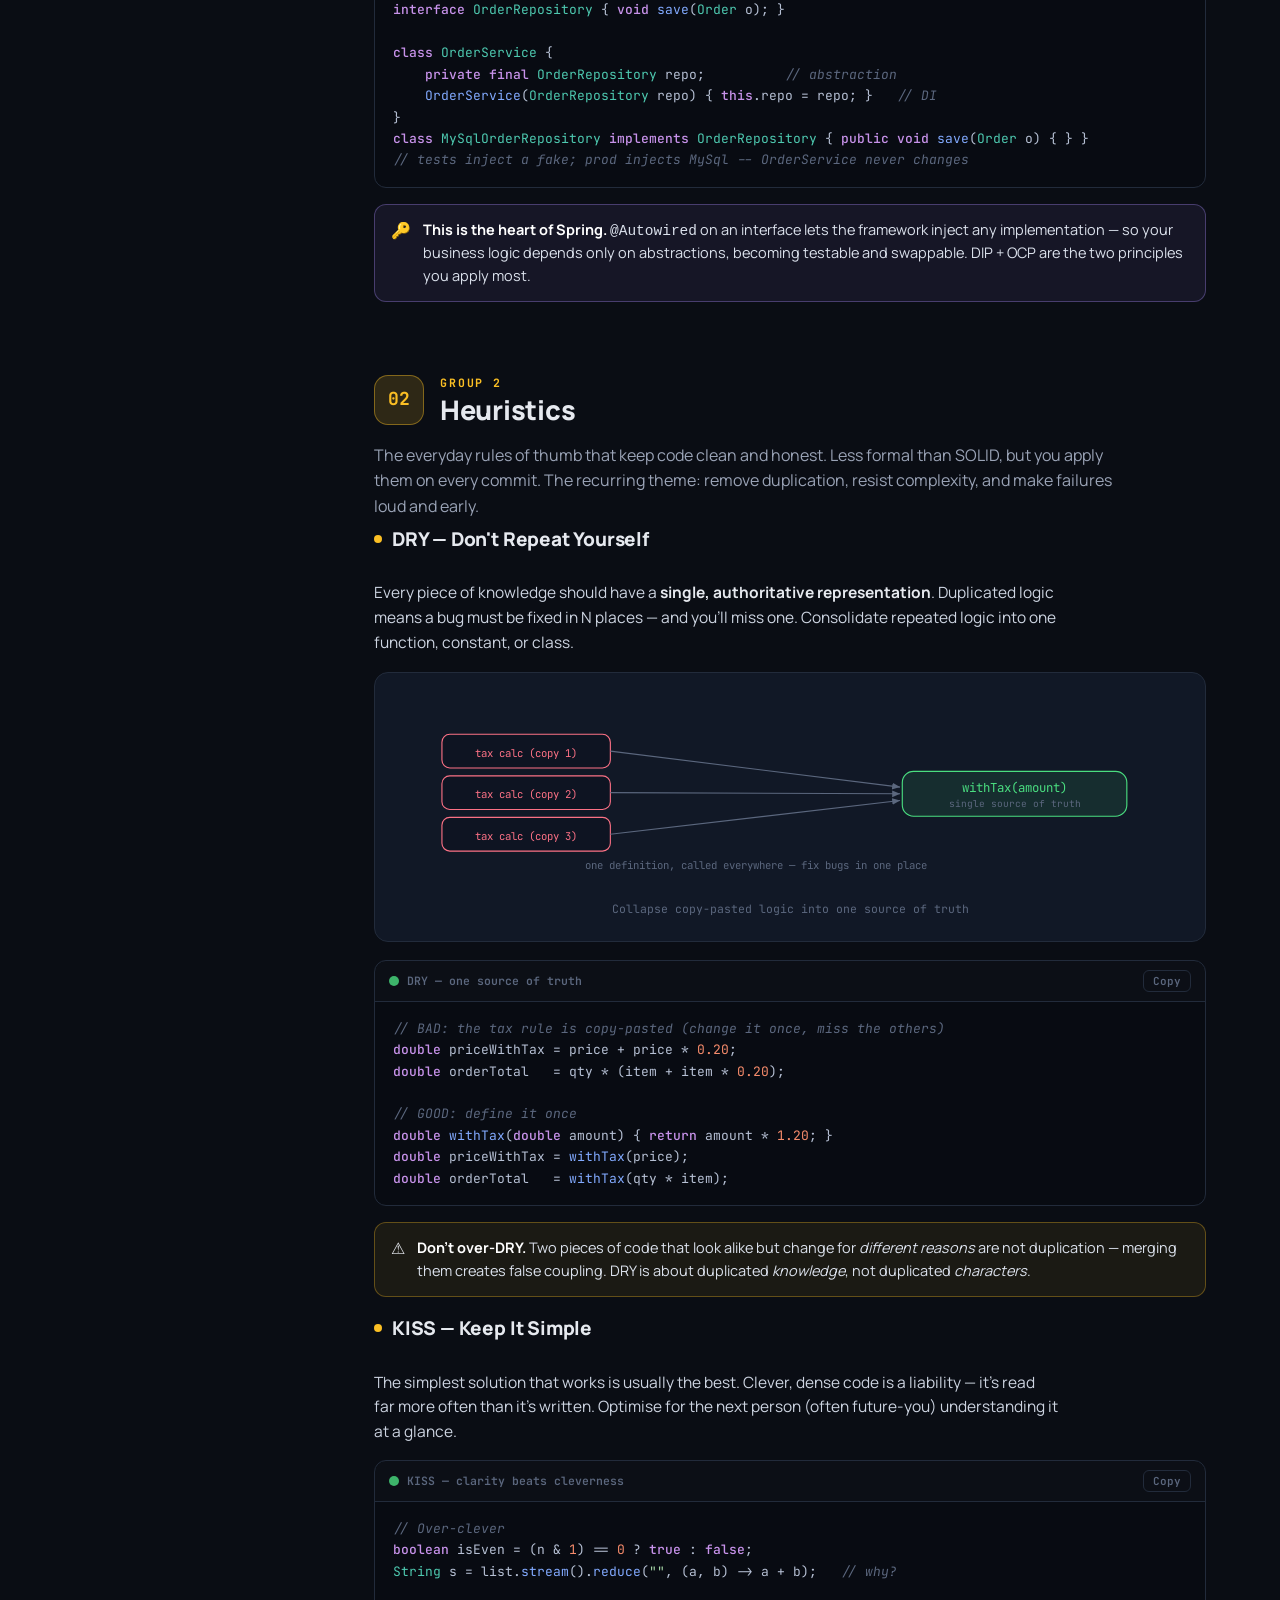
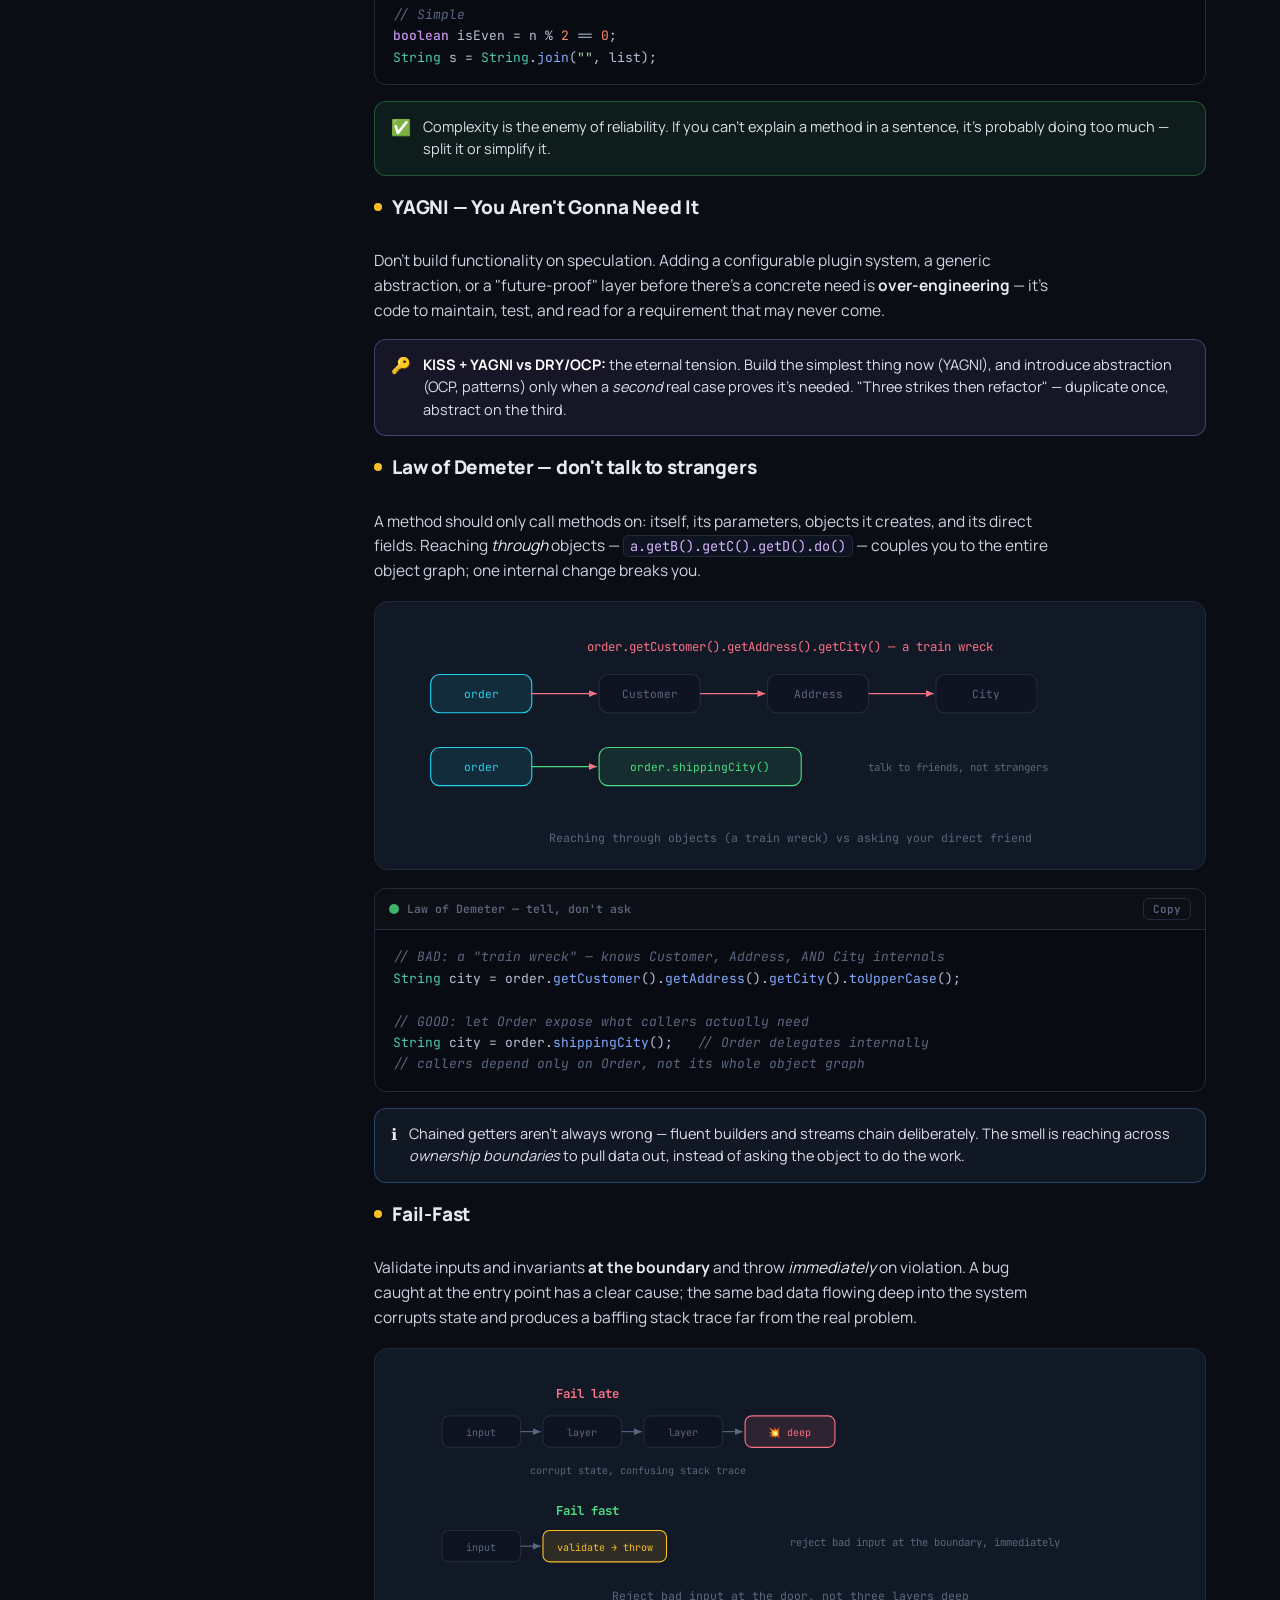
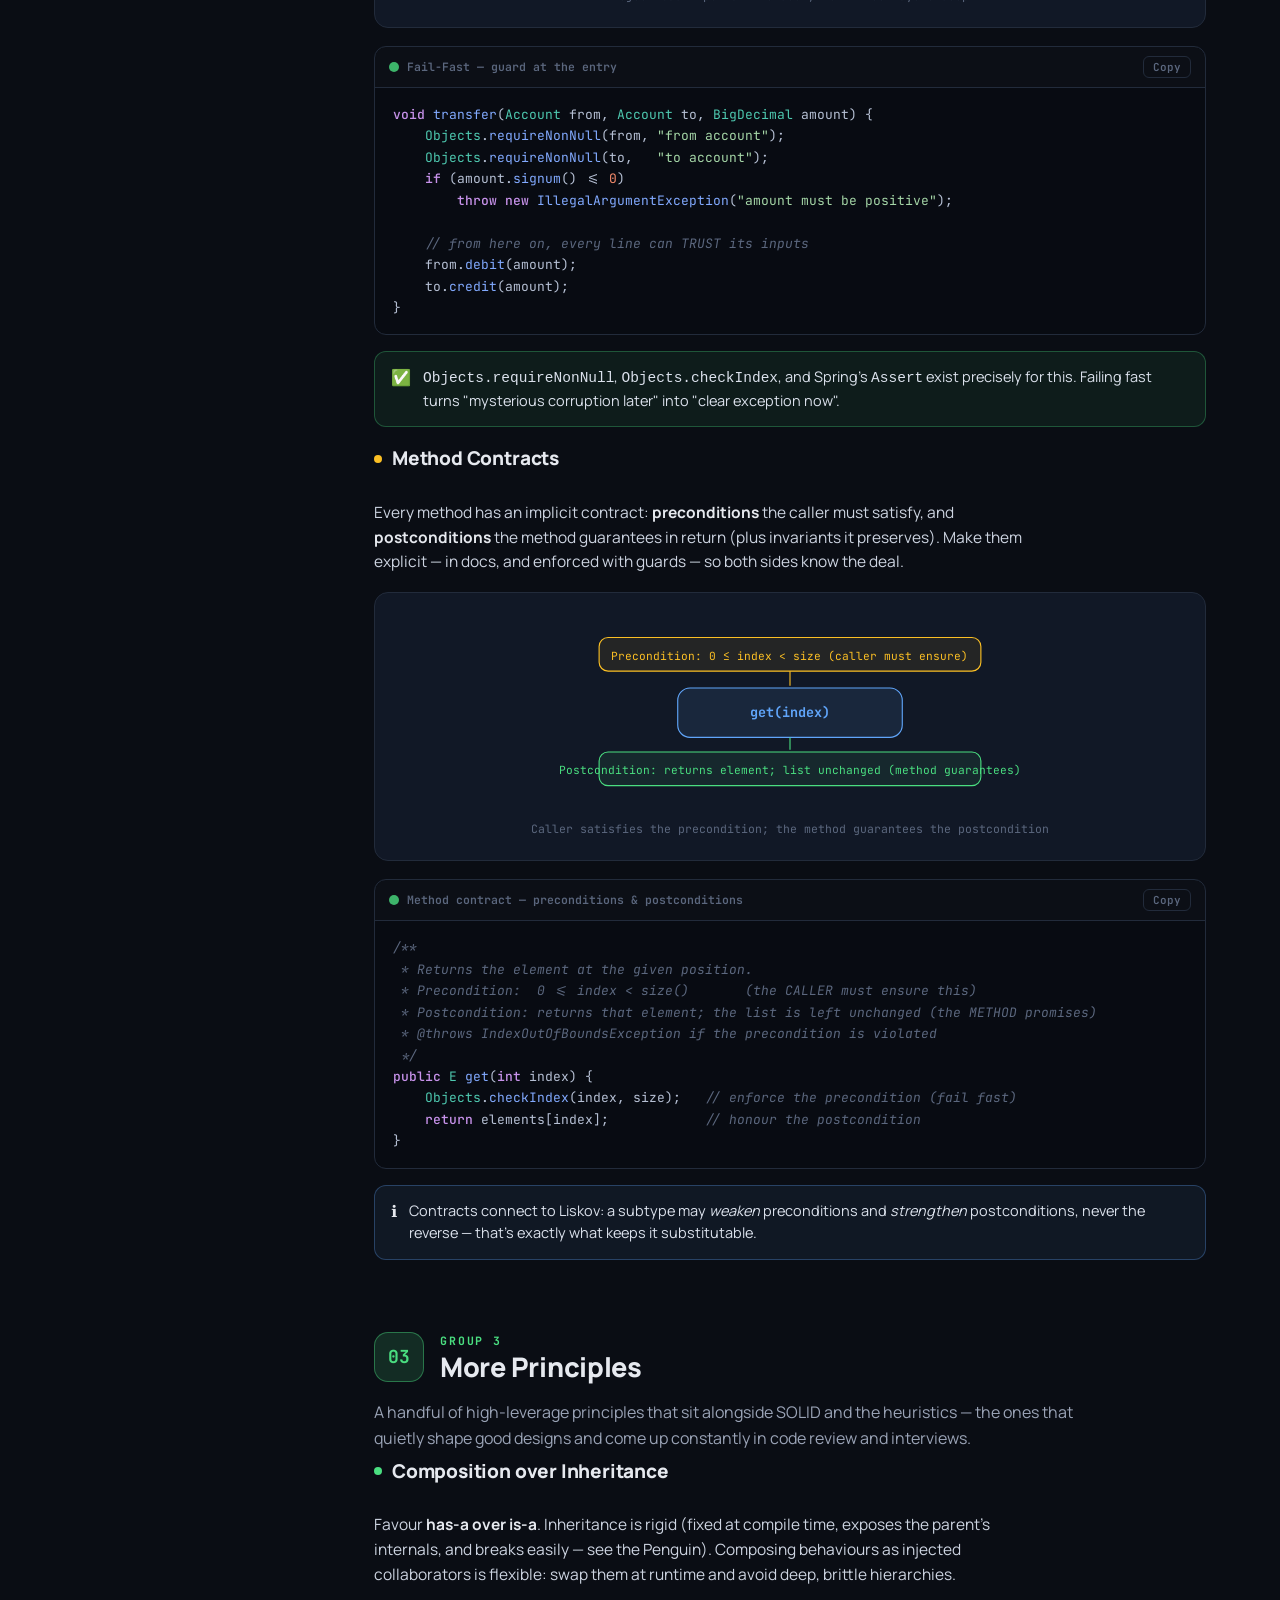
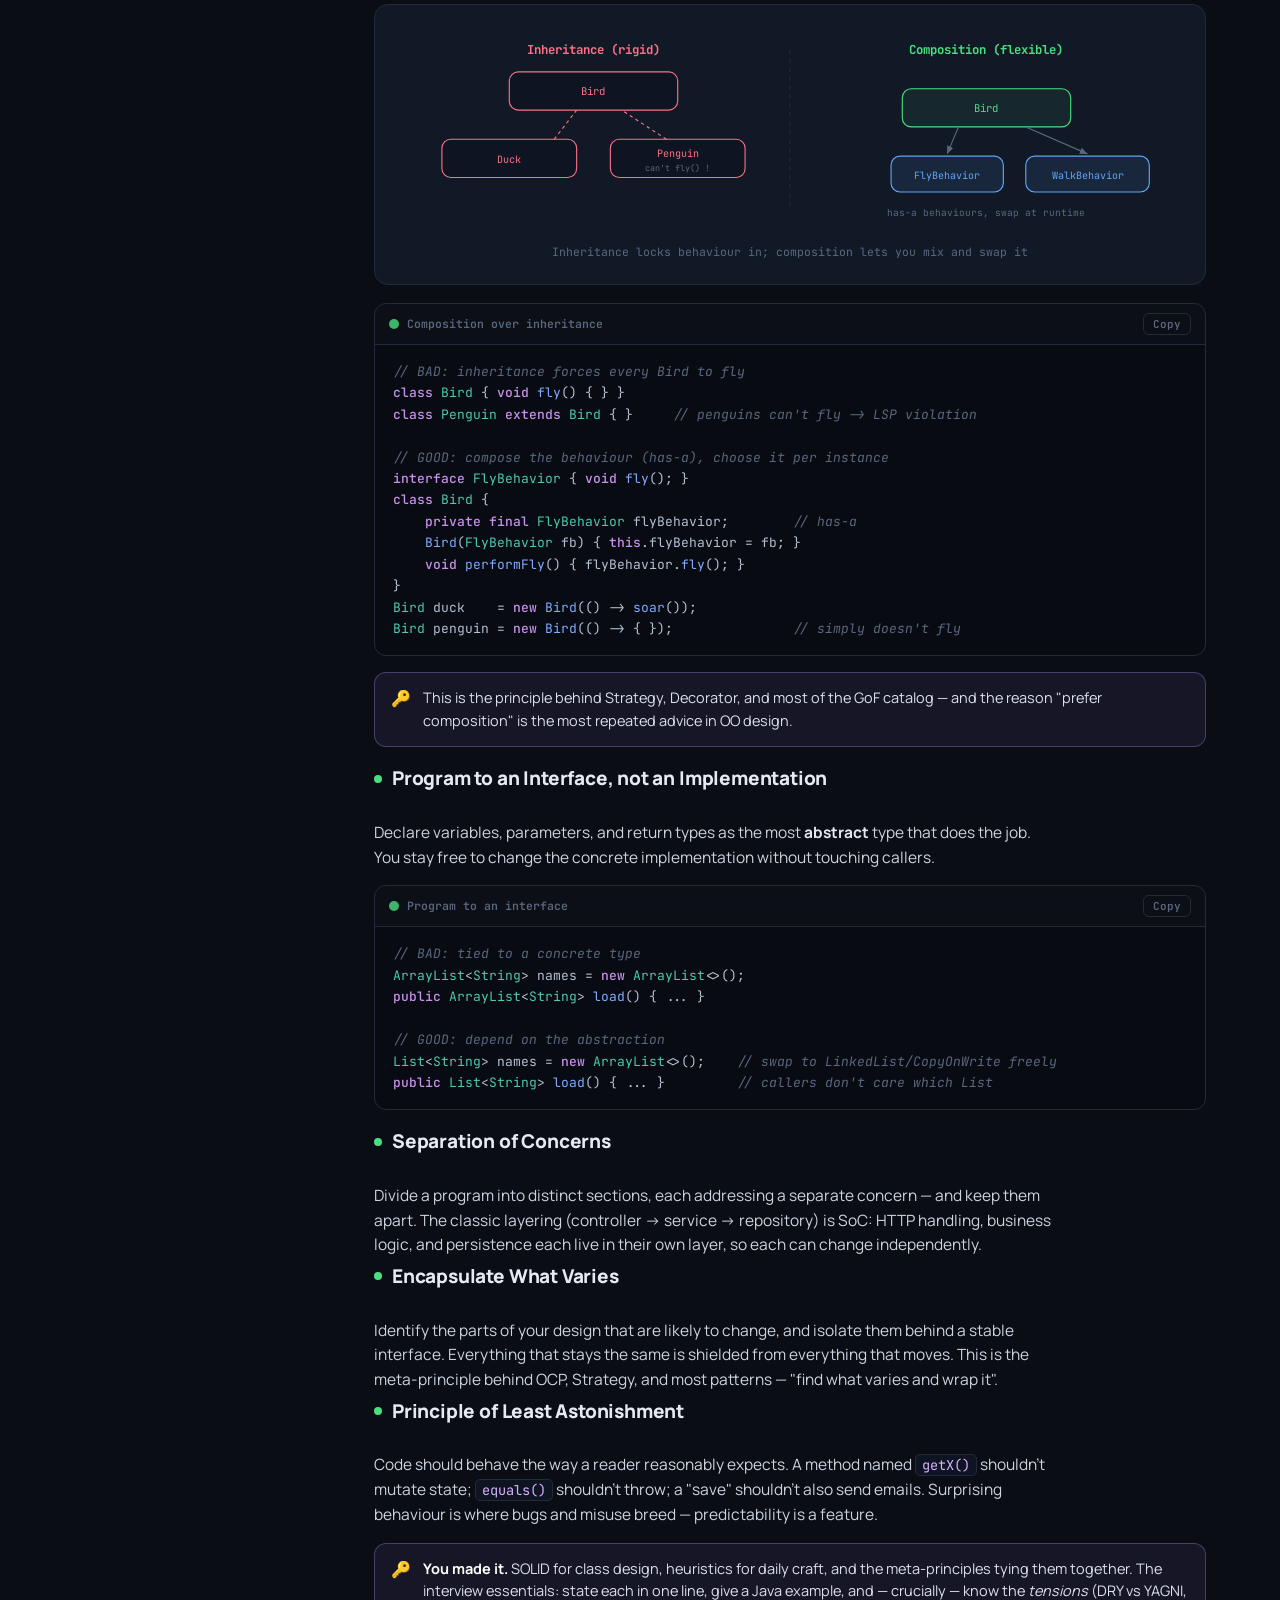
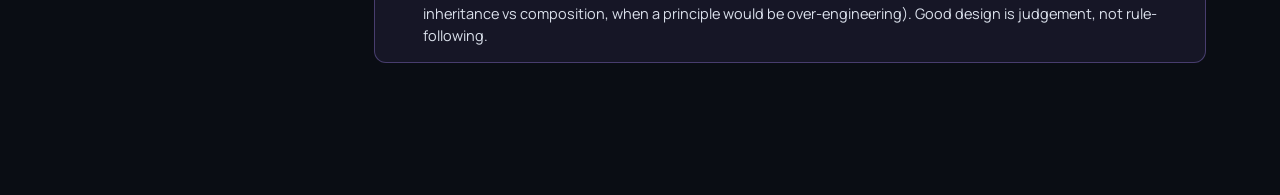
<file: design-principles/index.html>
<!DOCTYPE html>
<html lang="en">
<head>
  <meta charset="utf-8">
  <meta name="viewport" content="width=device-width, initial-scale=1">
  <title>Java Design Principles — The Complete Guide</title>
  <meta name="description" content="A complete, visual guide to software design principles in Java — SOLID, plus the everyday heuristics (DRY, KISS, YAGNI, Law of Demeter, Fail-Fast, contracts). Diagrams, bad-vs-good code, and when each rule applies.">
  <link rel="preconnect" href="https://fonts.googleapis.com">
  <link rel="preconnect" href="https://fonts.gstatic.com" crossorigin>
  <link rel="stylesheet" href="styles.css">
</head>
<body>
  <div class="progress" id="progress"></div>
  <button class="menu-btn" id="menuBtn" aria-label="Menu">☰</button>

  <div class="app">
    <aside class="sidebar" id="sidebar">
      <div class="sidebar__head">
        <button class="sidebar__toggle" id="collapseBtn" type="button" aria-label="Collapse sidebar" title="Collapse">«</button>
        <div class="sidebar__mark" aria-hidden="true">DP</div>
        <div class="sidebar__title">Design<br>Principles</div>
        <div class="sidebar__badges">
          <span class="badge">SOLID</span>
          <span class="badge">Clean Code</span>
        </div>
      </div>
      <nav class="sidebar__nav" id="nav"></nav>
      <div class="sidebar__foot">
        <b>Tip:</b> click any level to jump. Everything lives on one page — built for deep study and fast revision.
      </div>
    </aside>

    <div class="scrim" id="scrim"></div>

    <main class="main">
      <div class="content" id="content"></div>
    </main>
  </div>

  <button class="to-top" id="toTop" aria-label="Back to top">↑</button>

  <script src="diagrams.js"></script>
  <script src="content.js"></script>
  <script src="app.js"></script>
  <script src="../draw.js"></script>
</body>
</html>
</file>
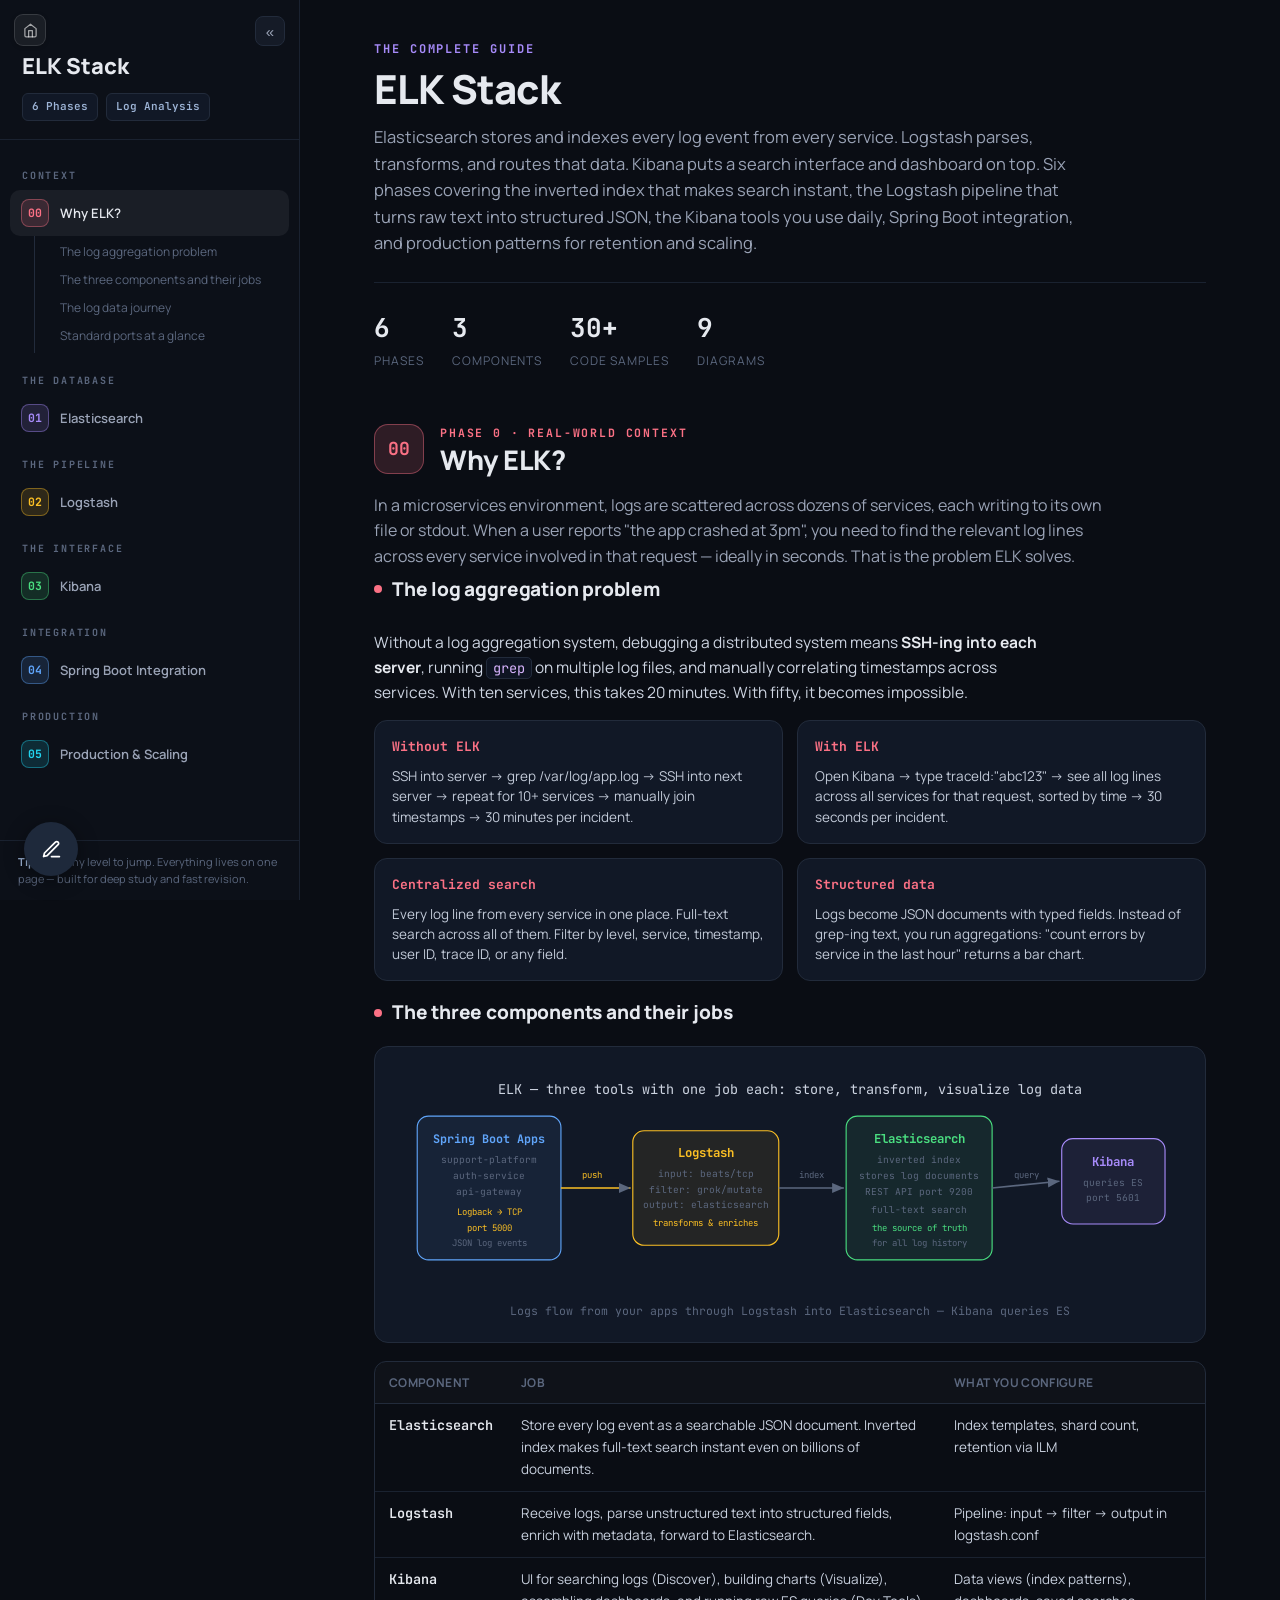
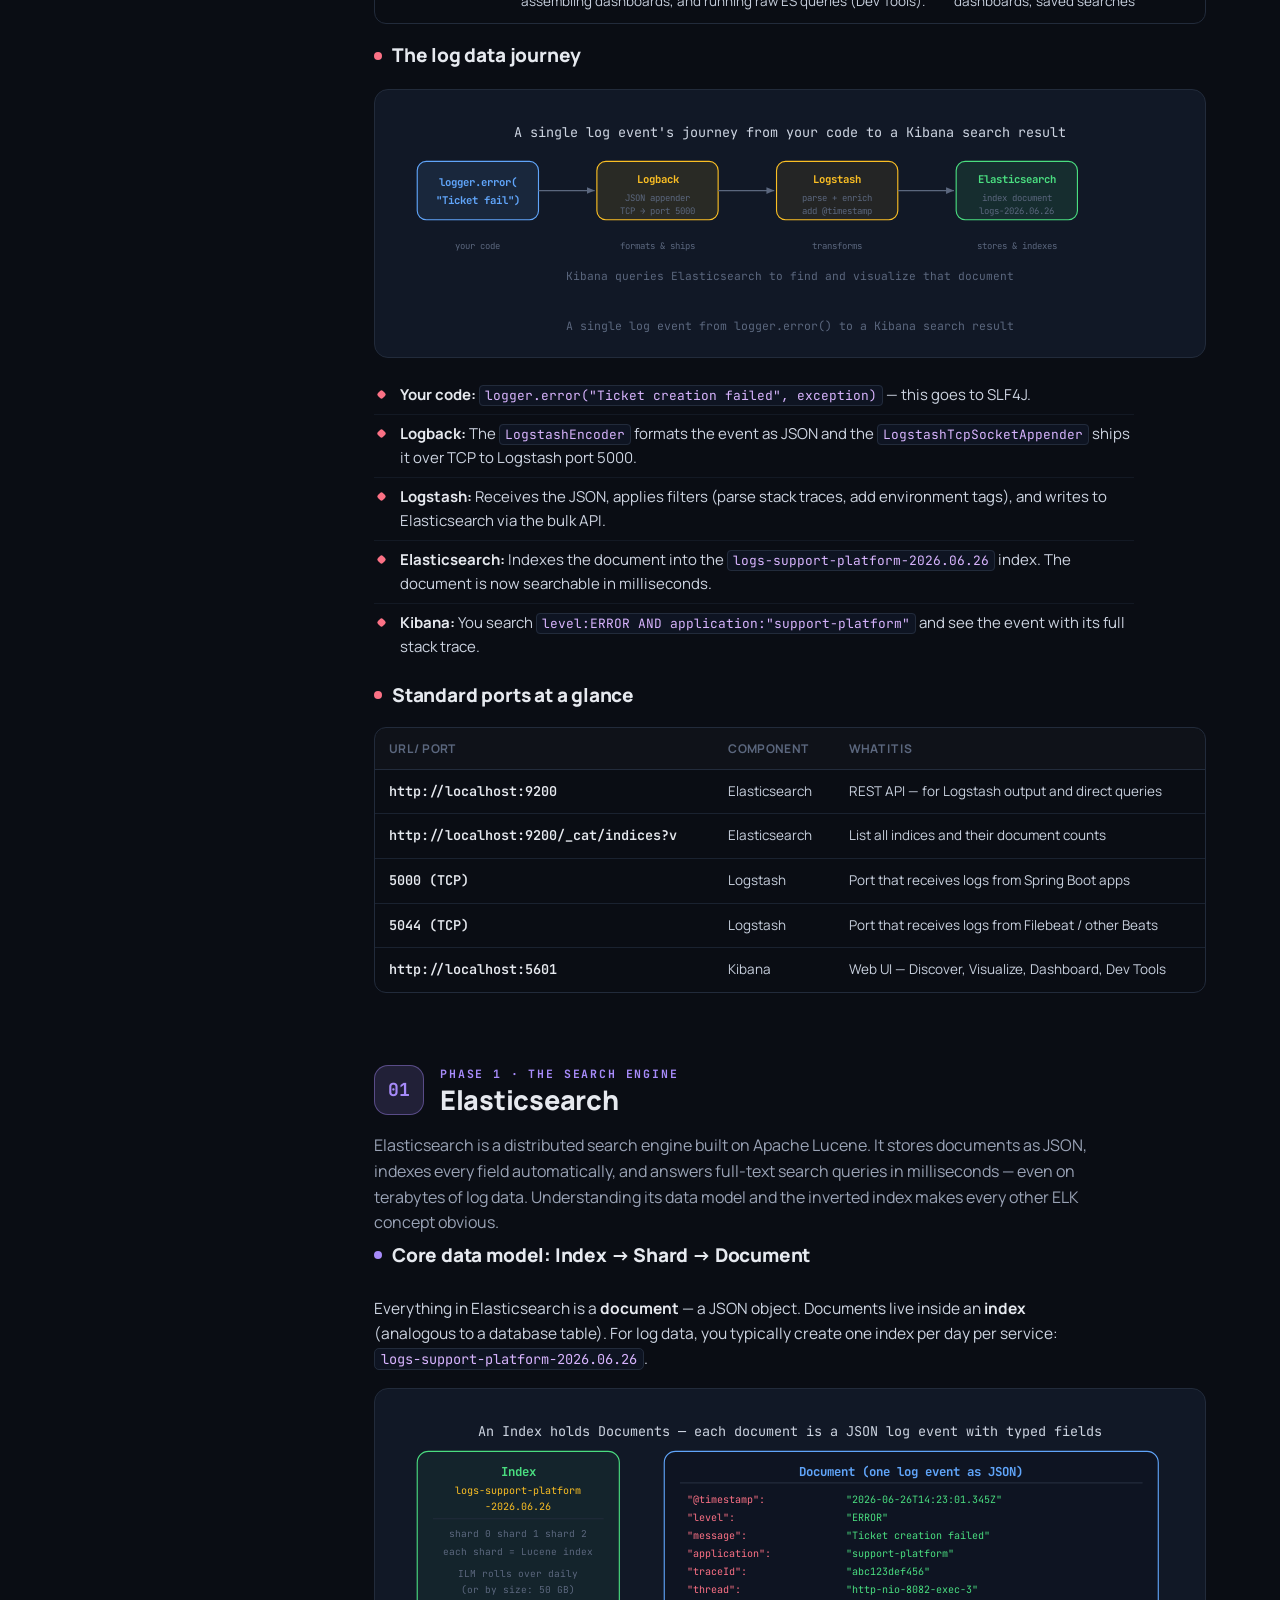
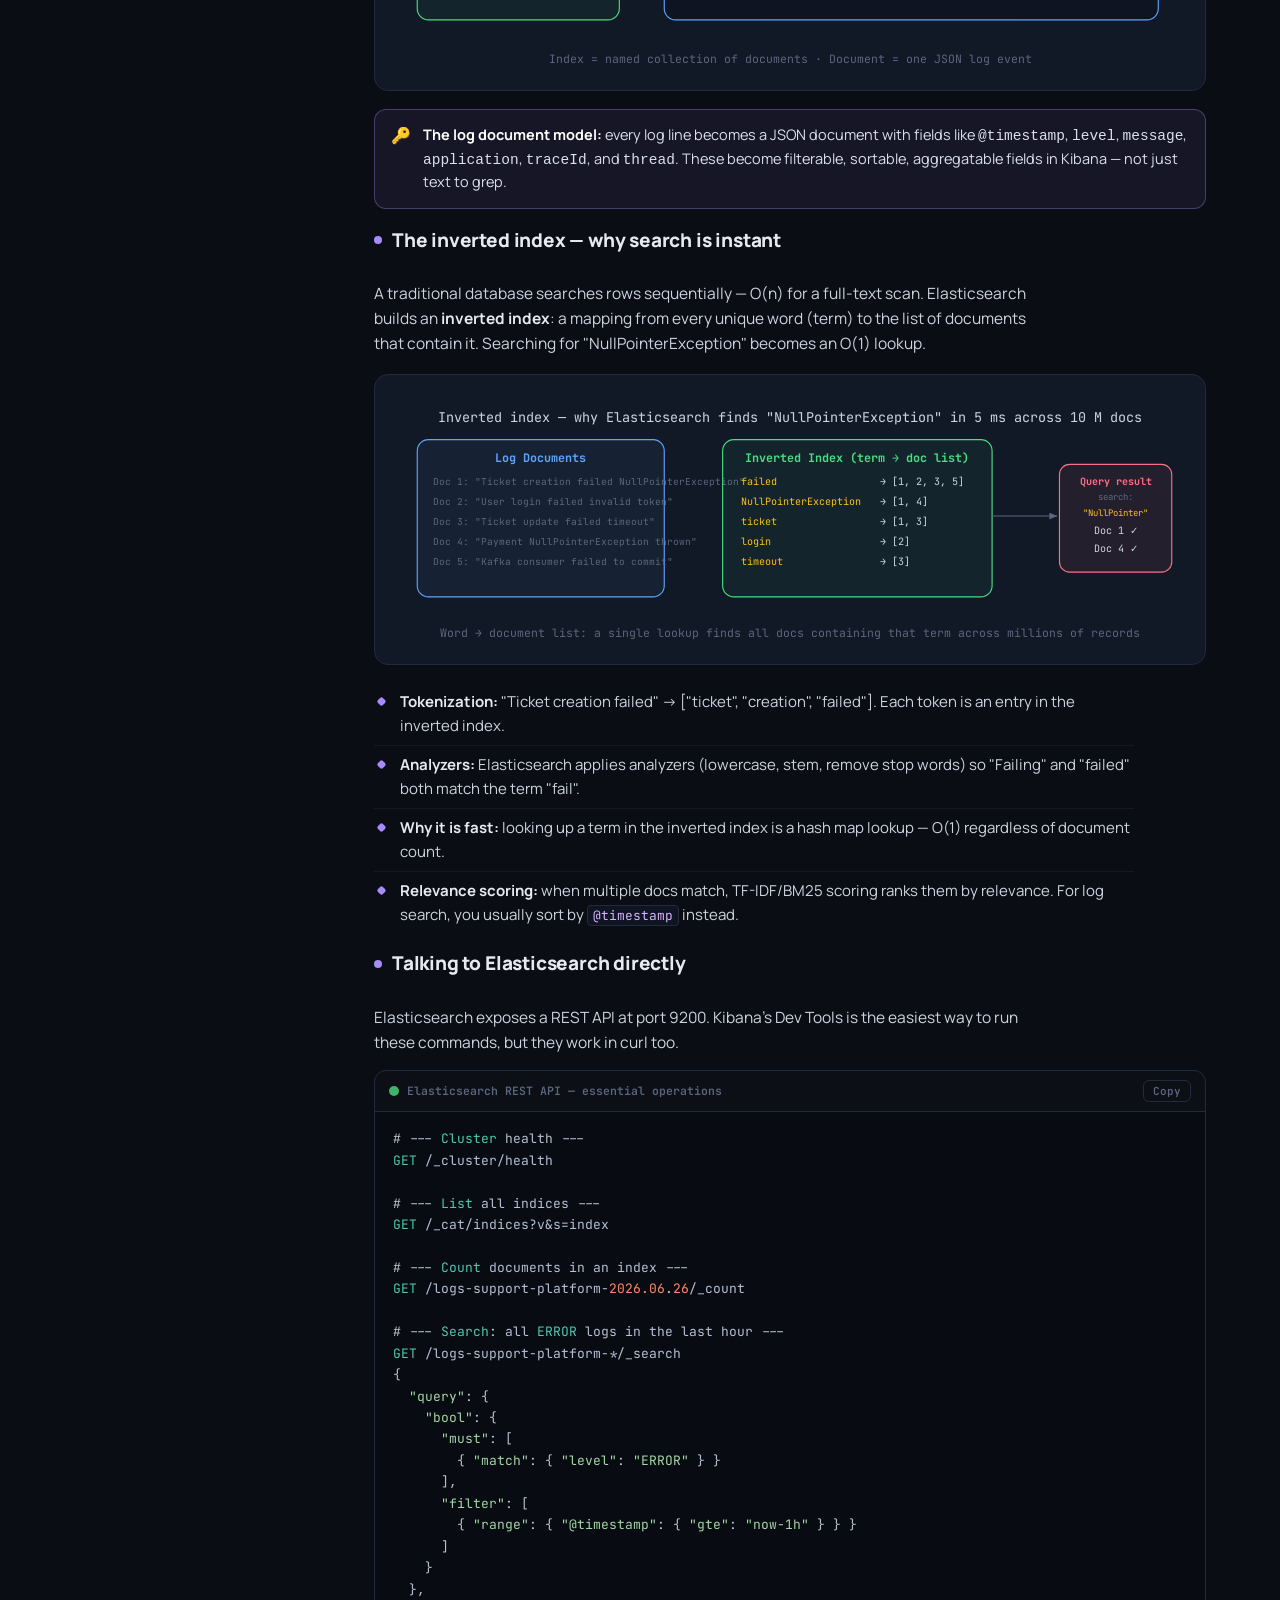
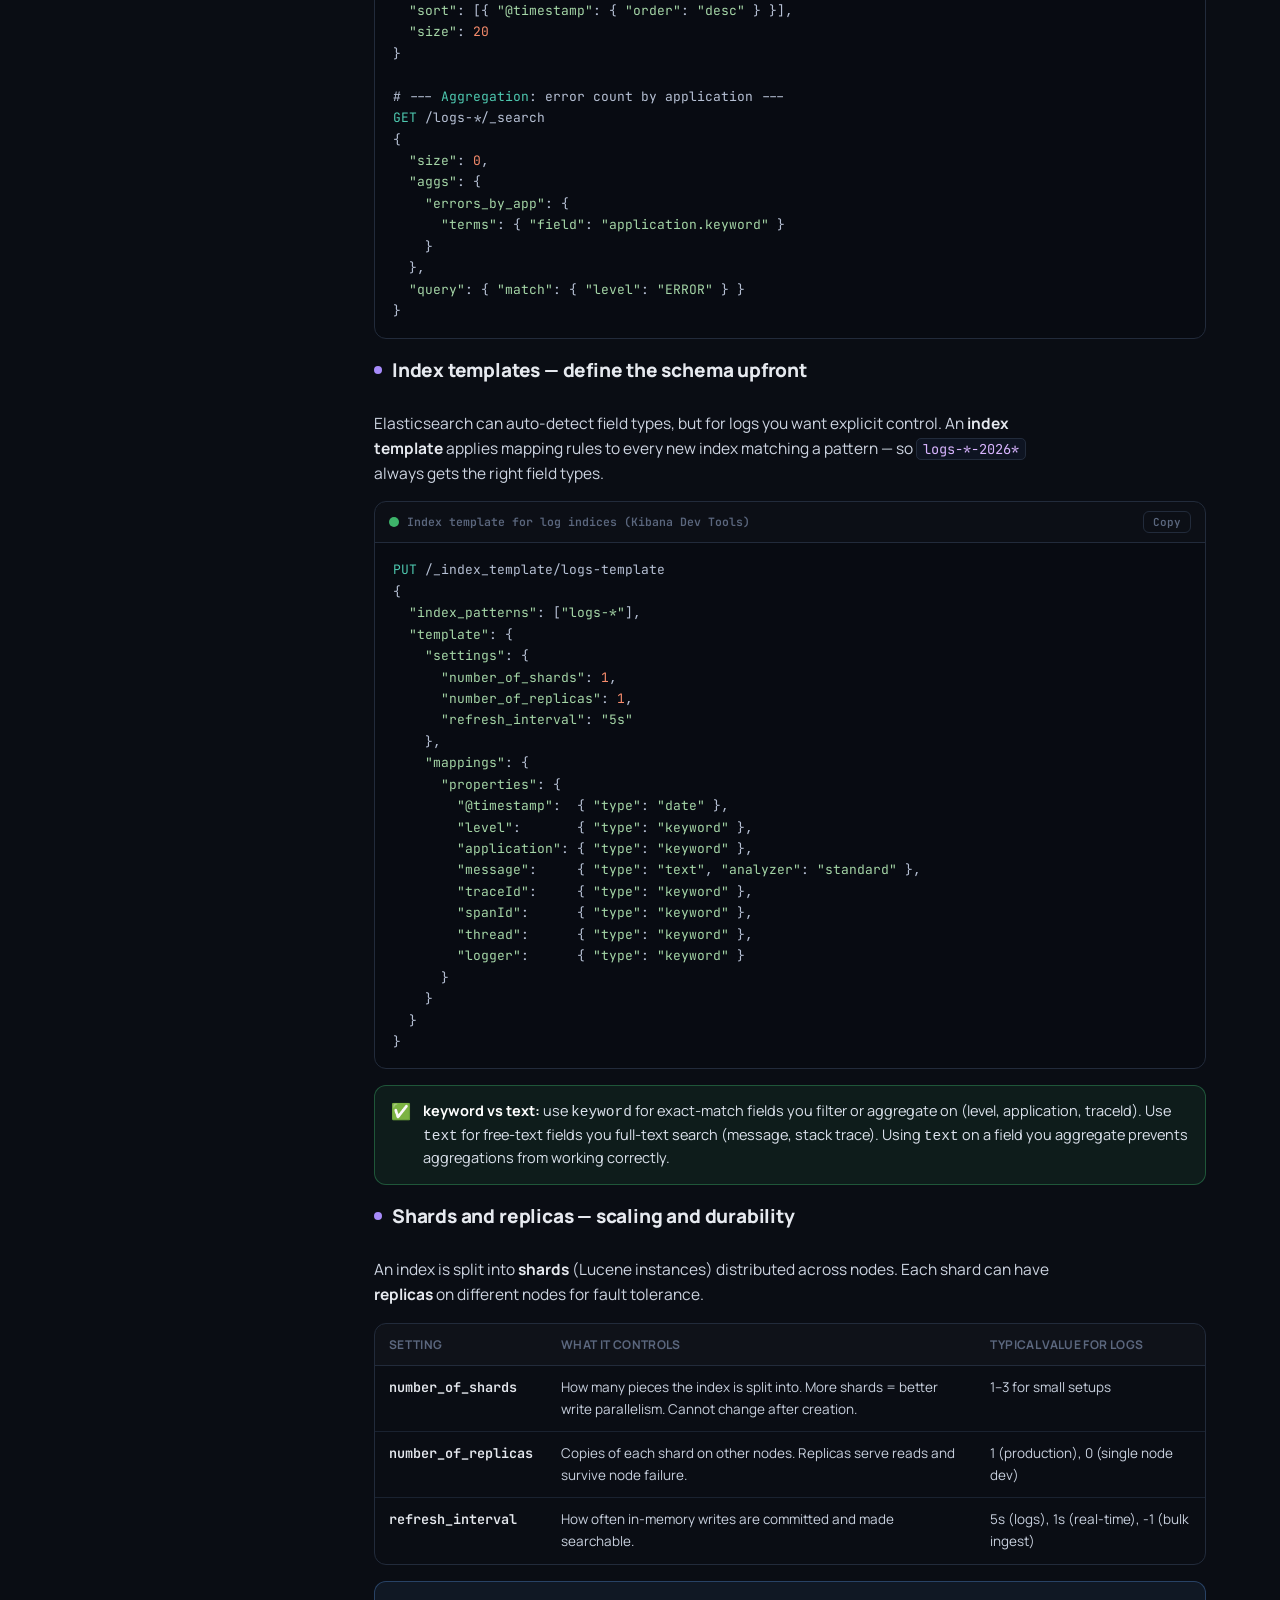
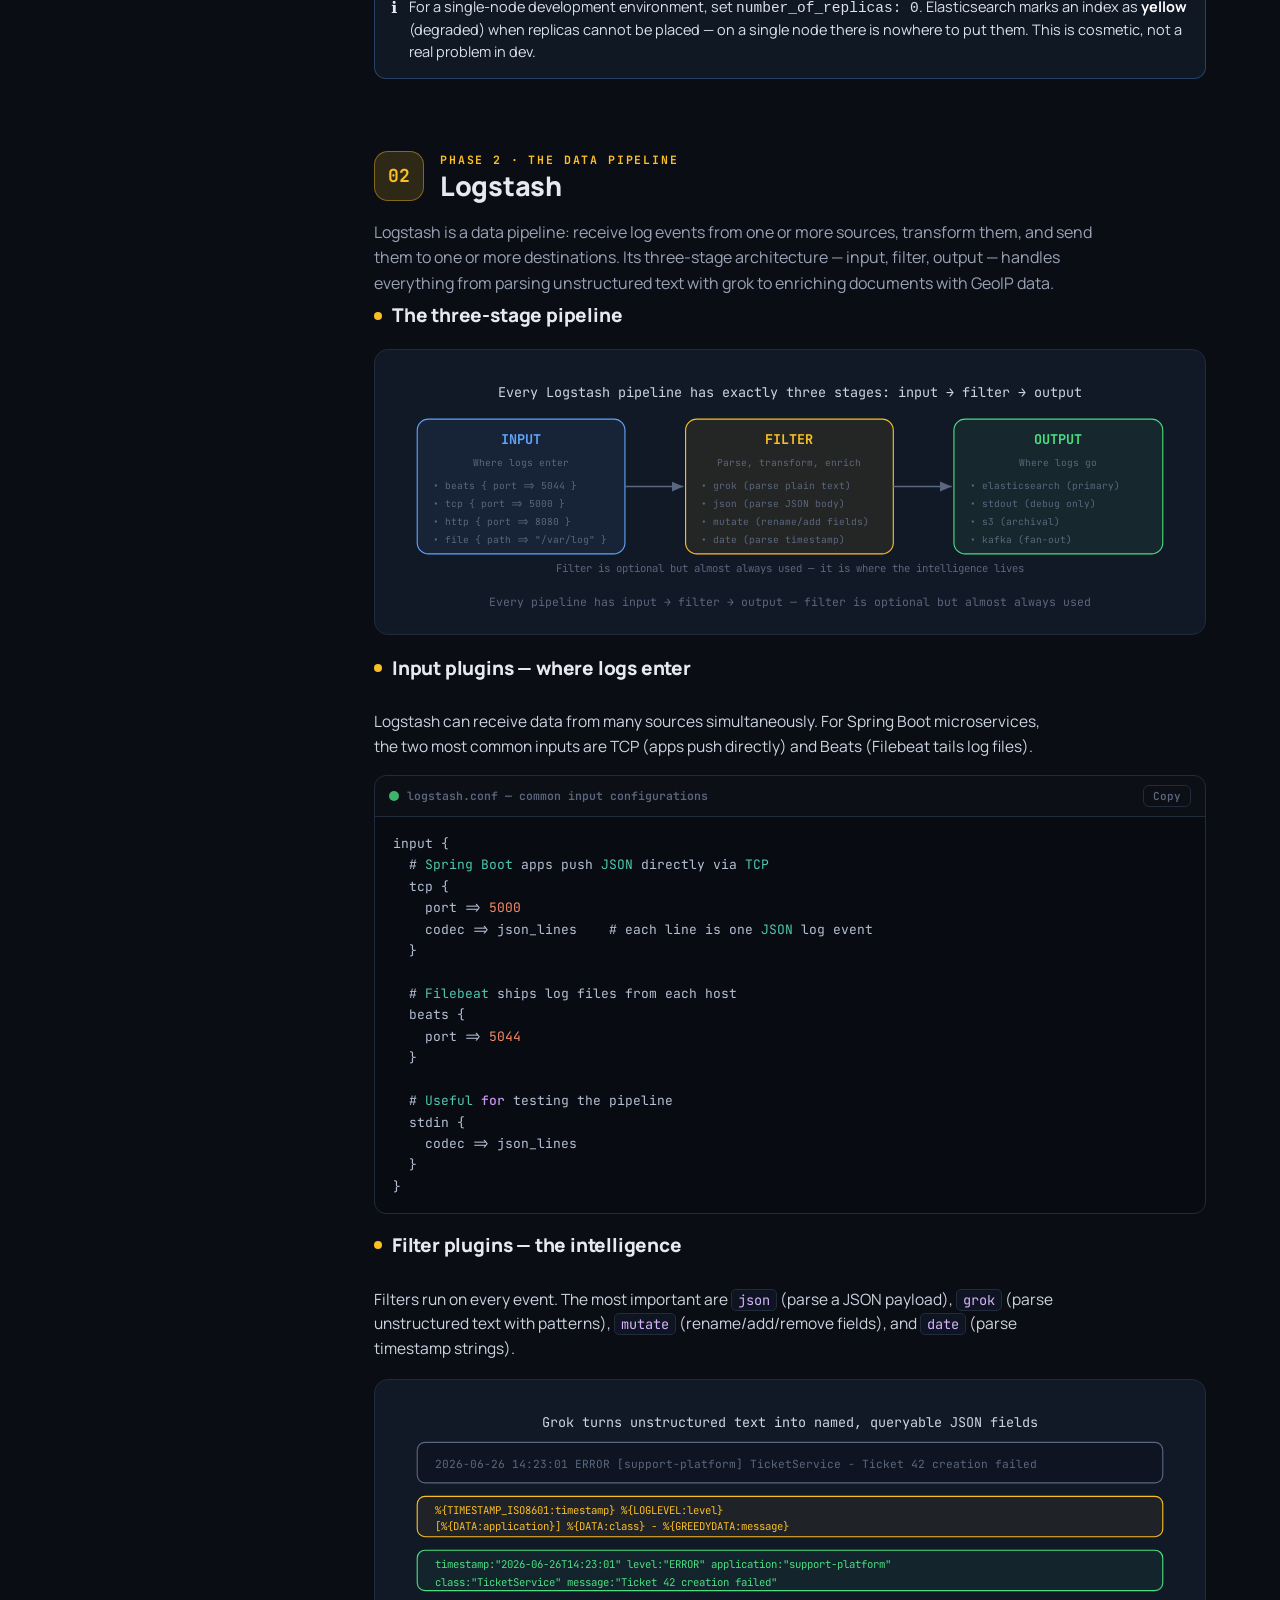
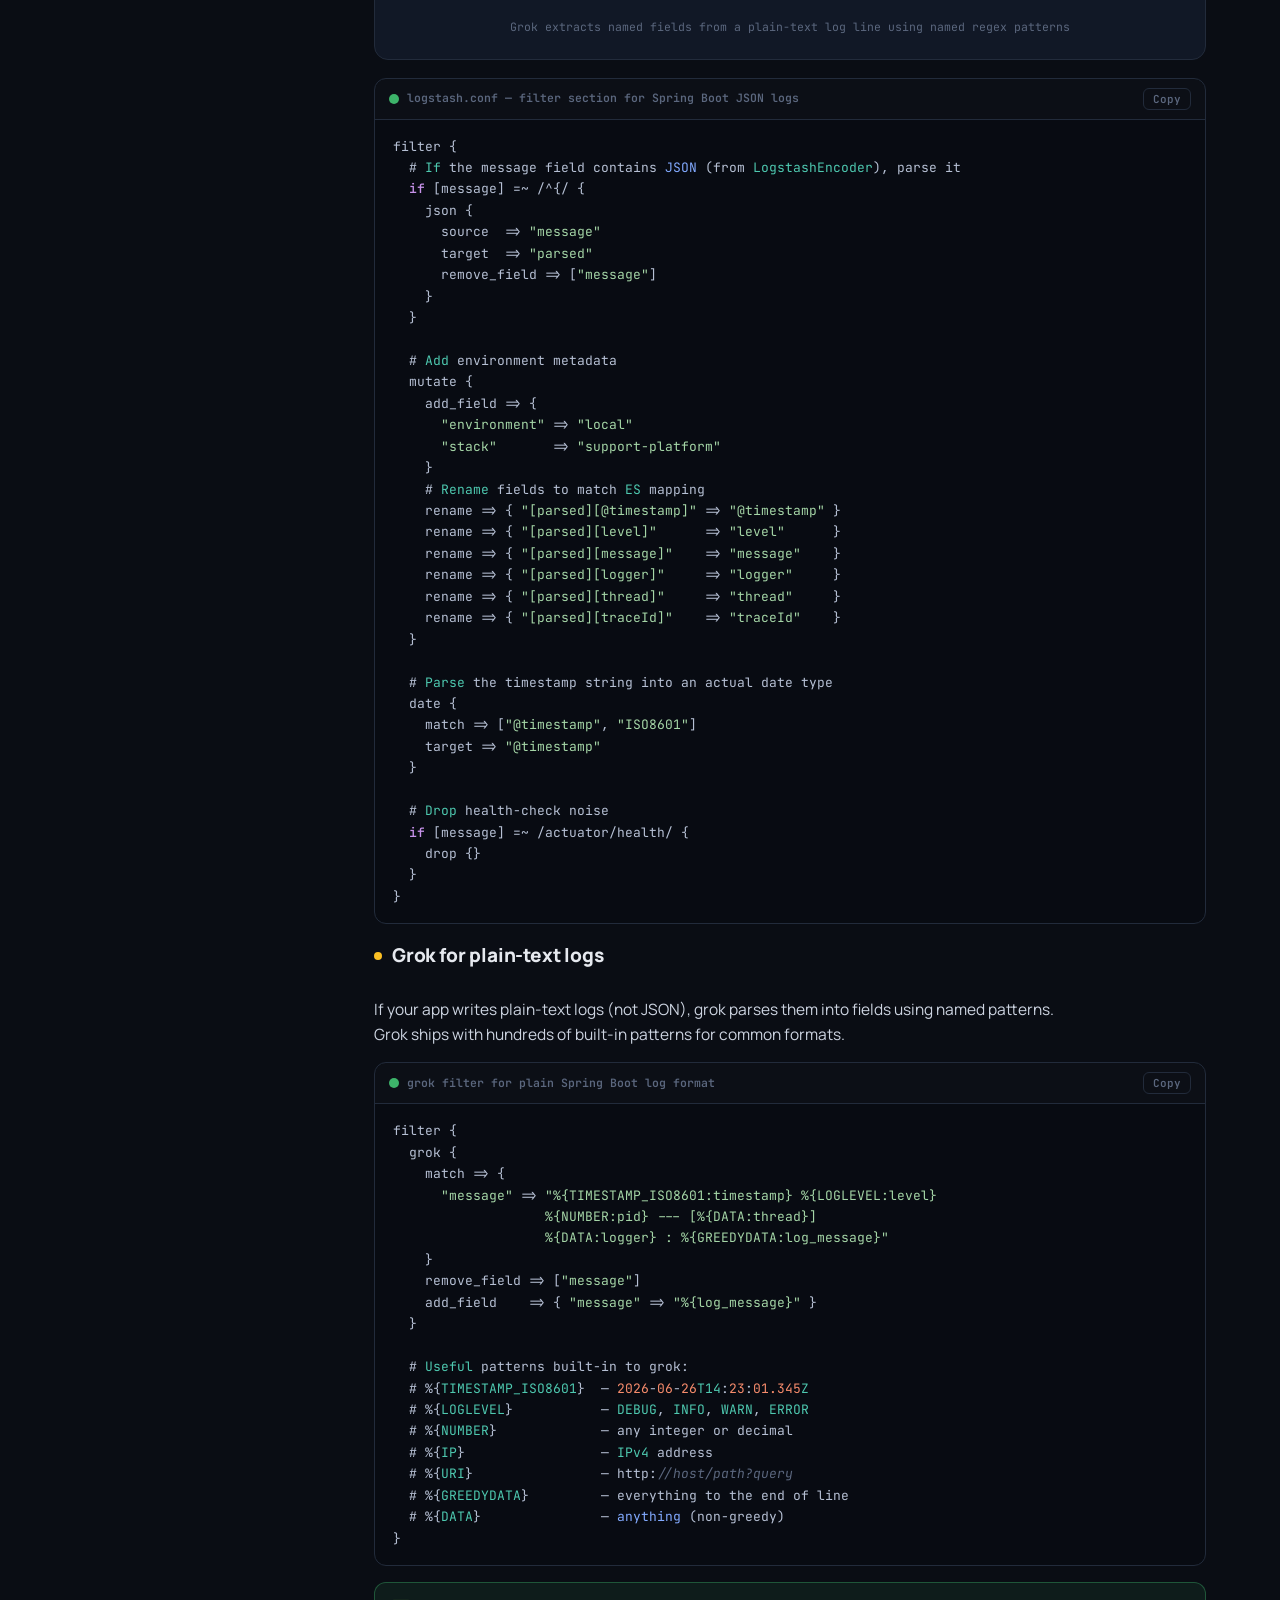
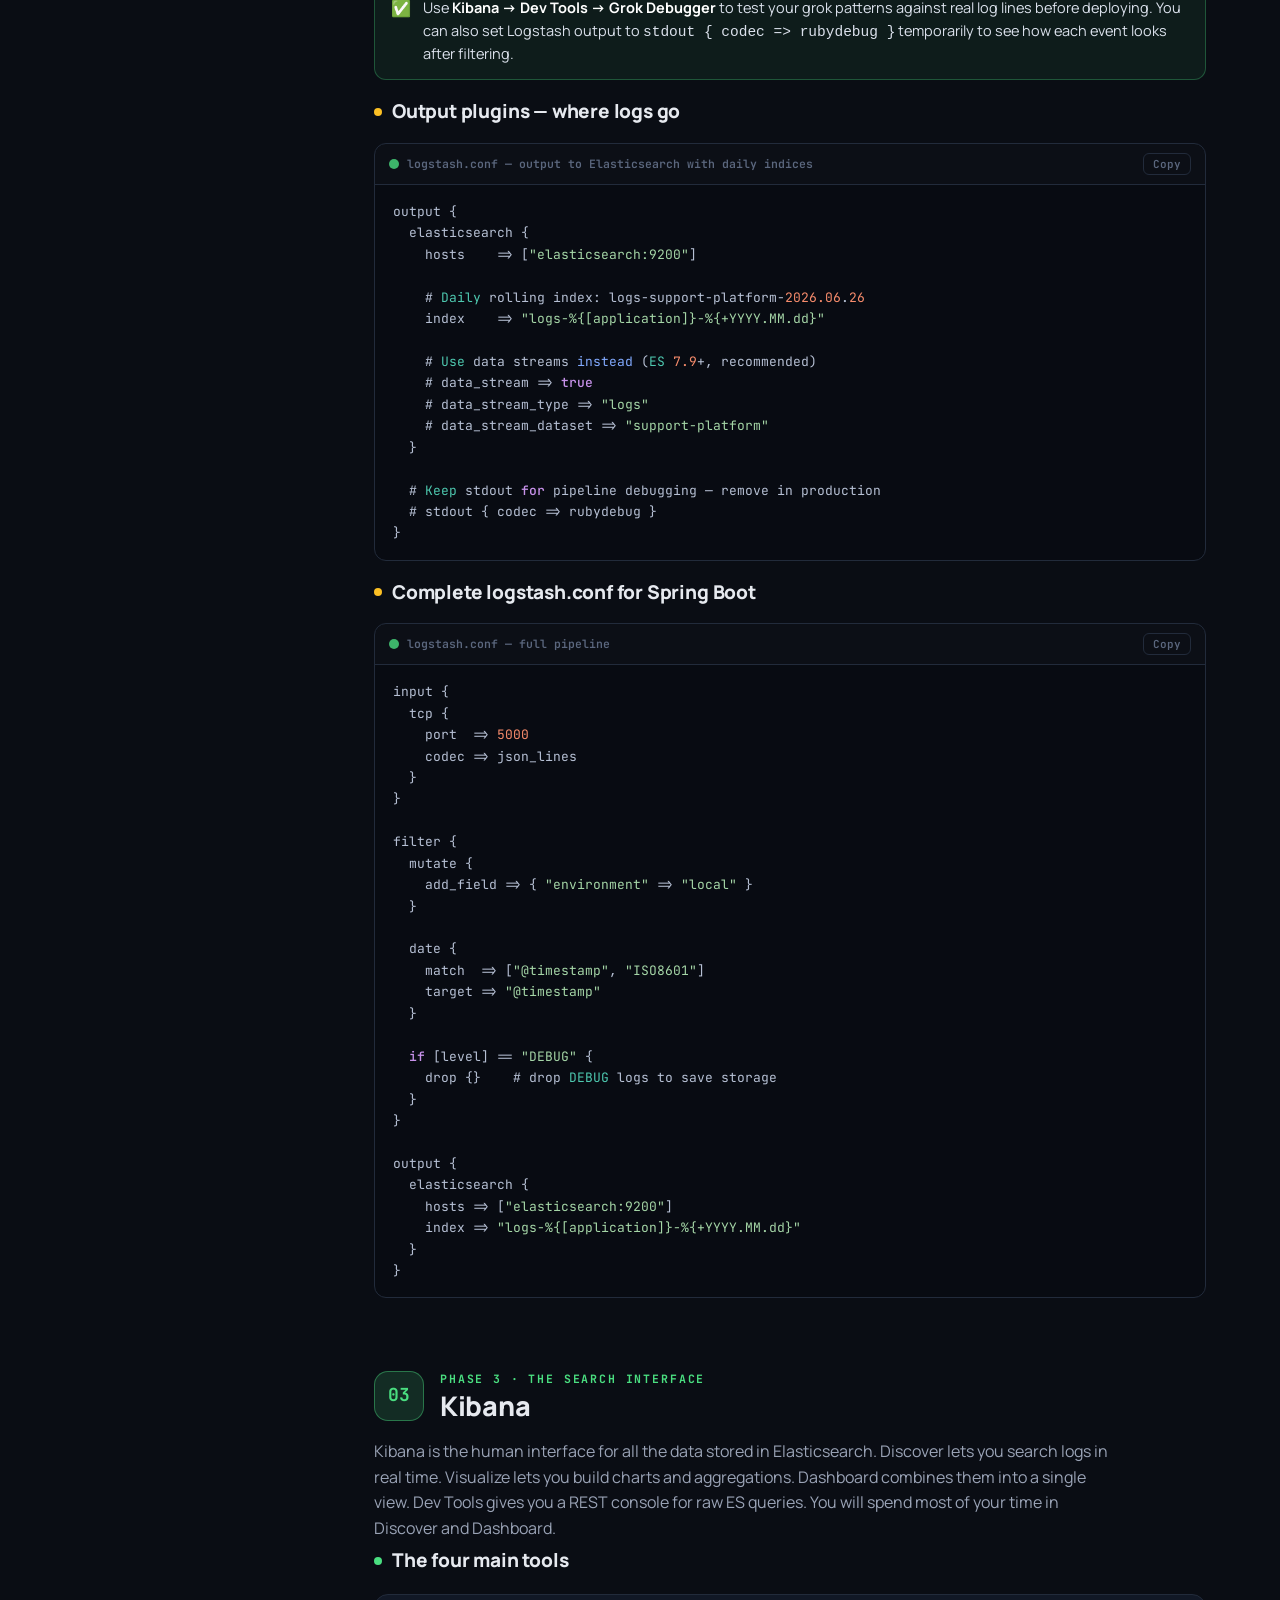
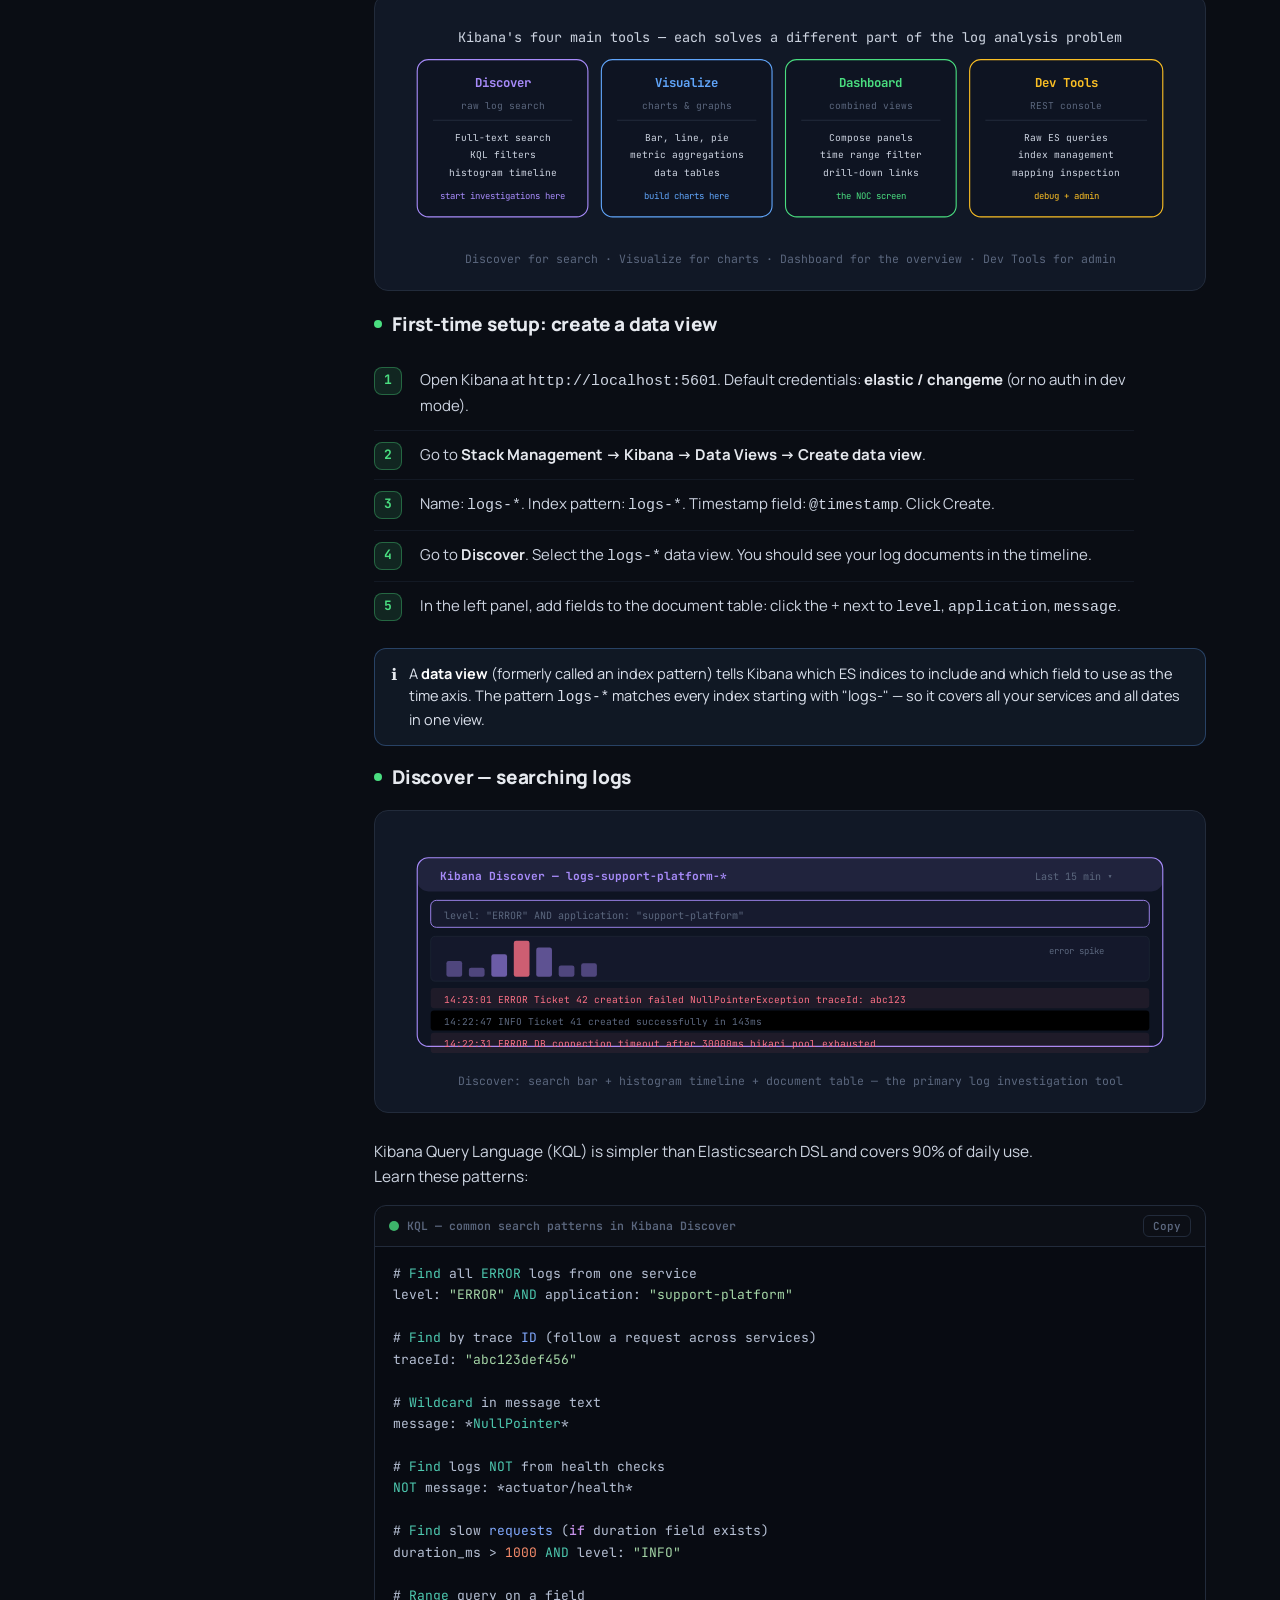
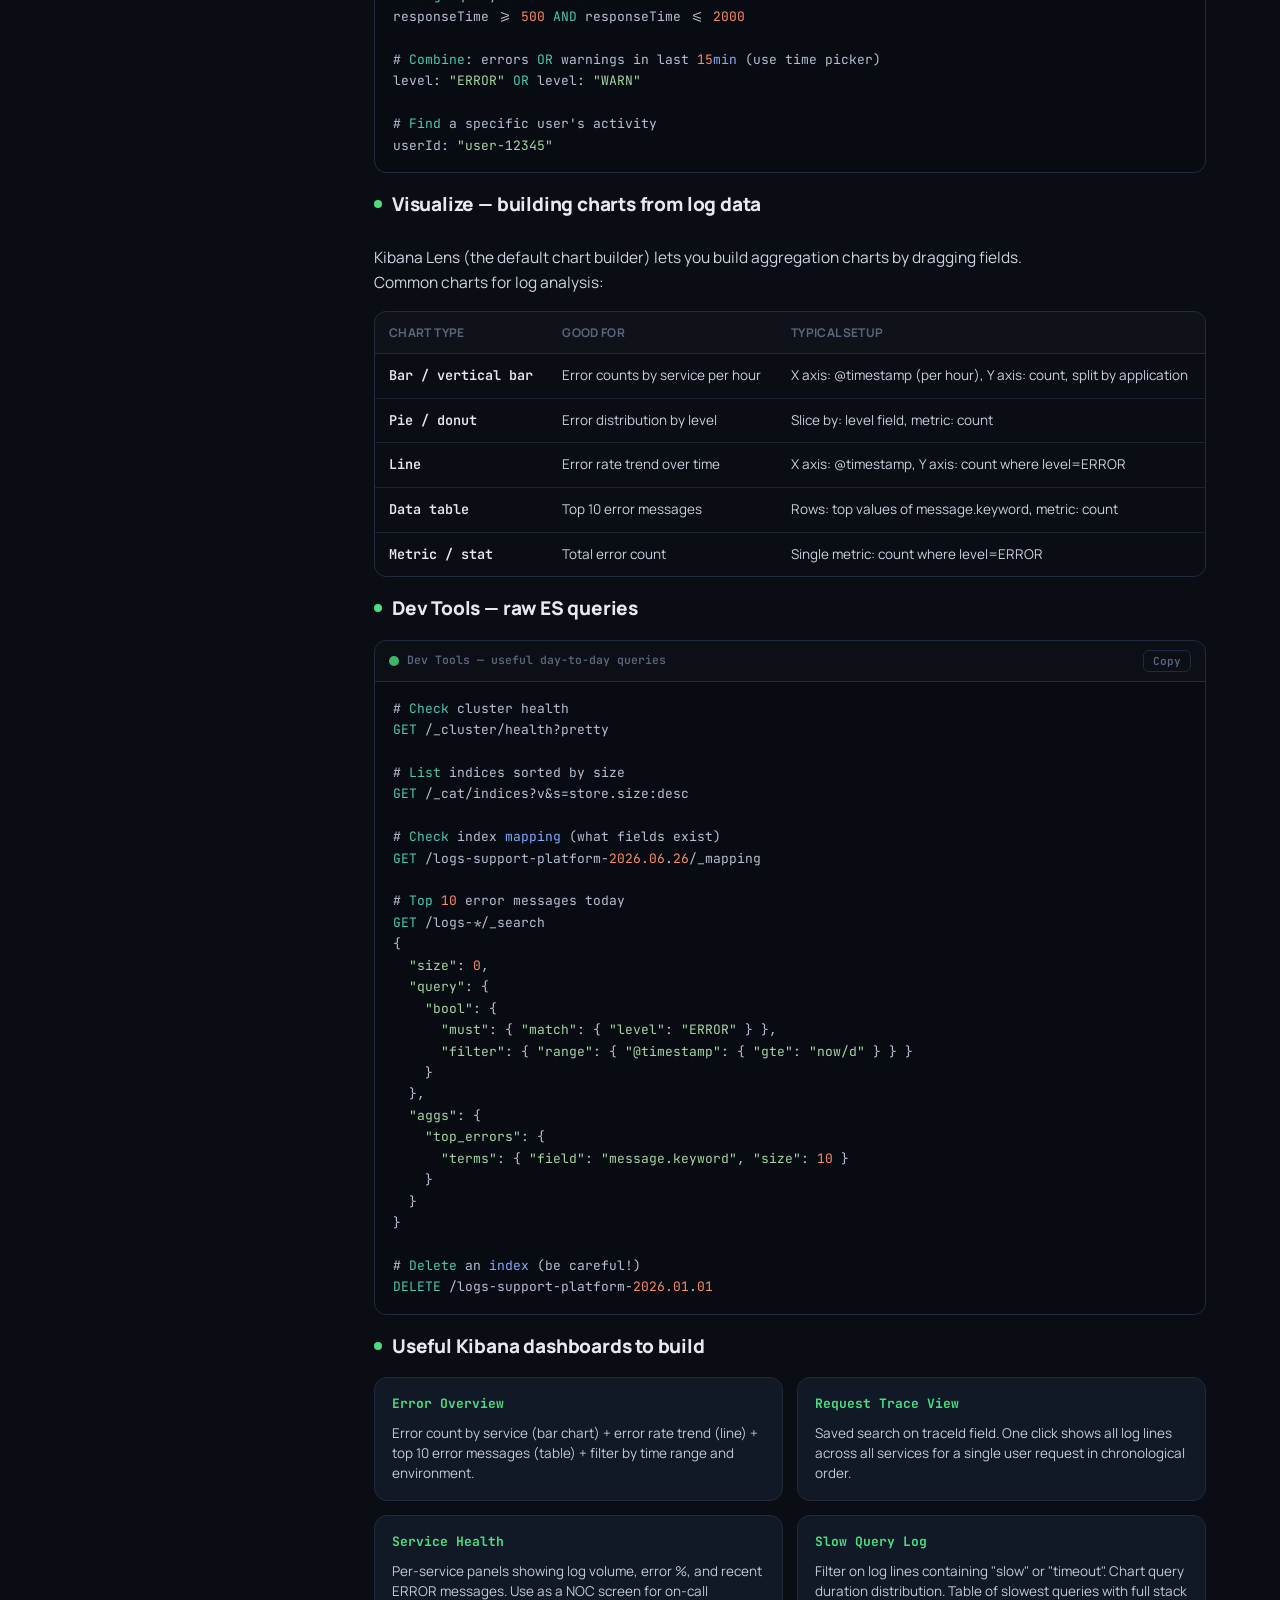
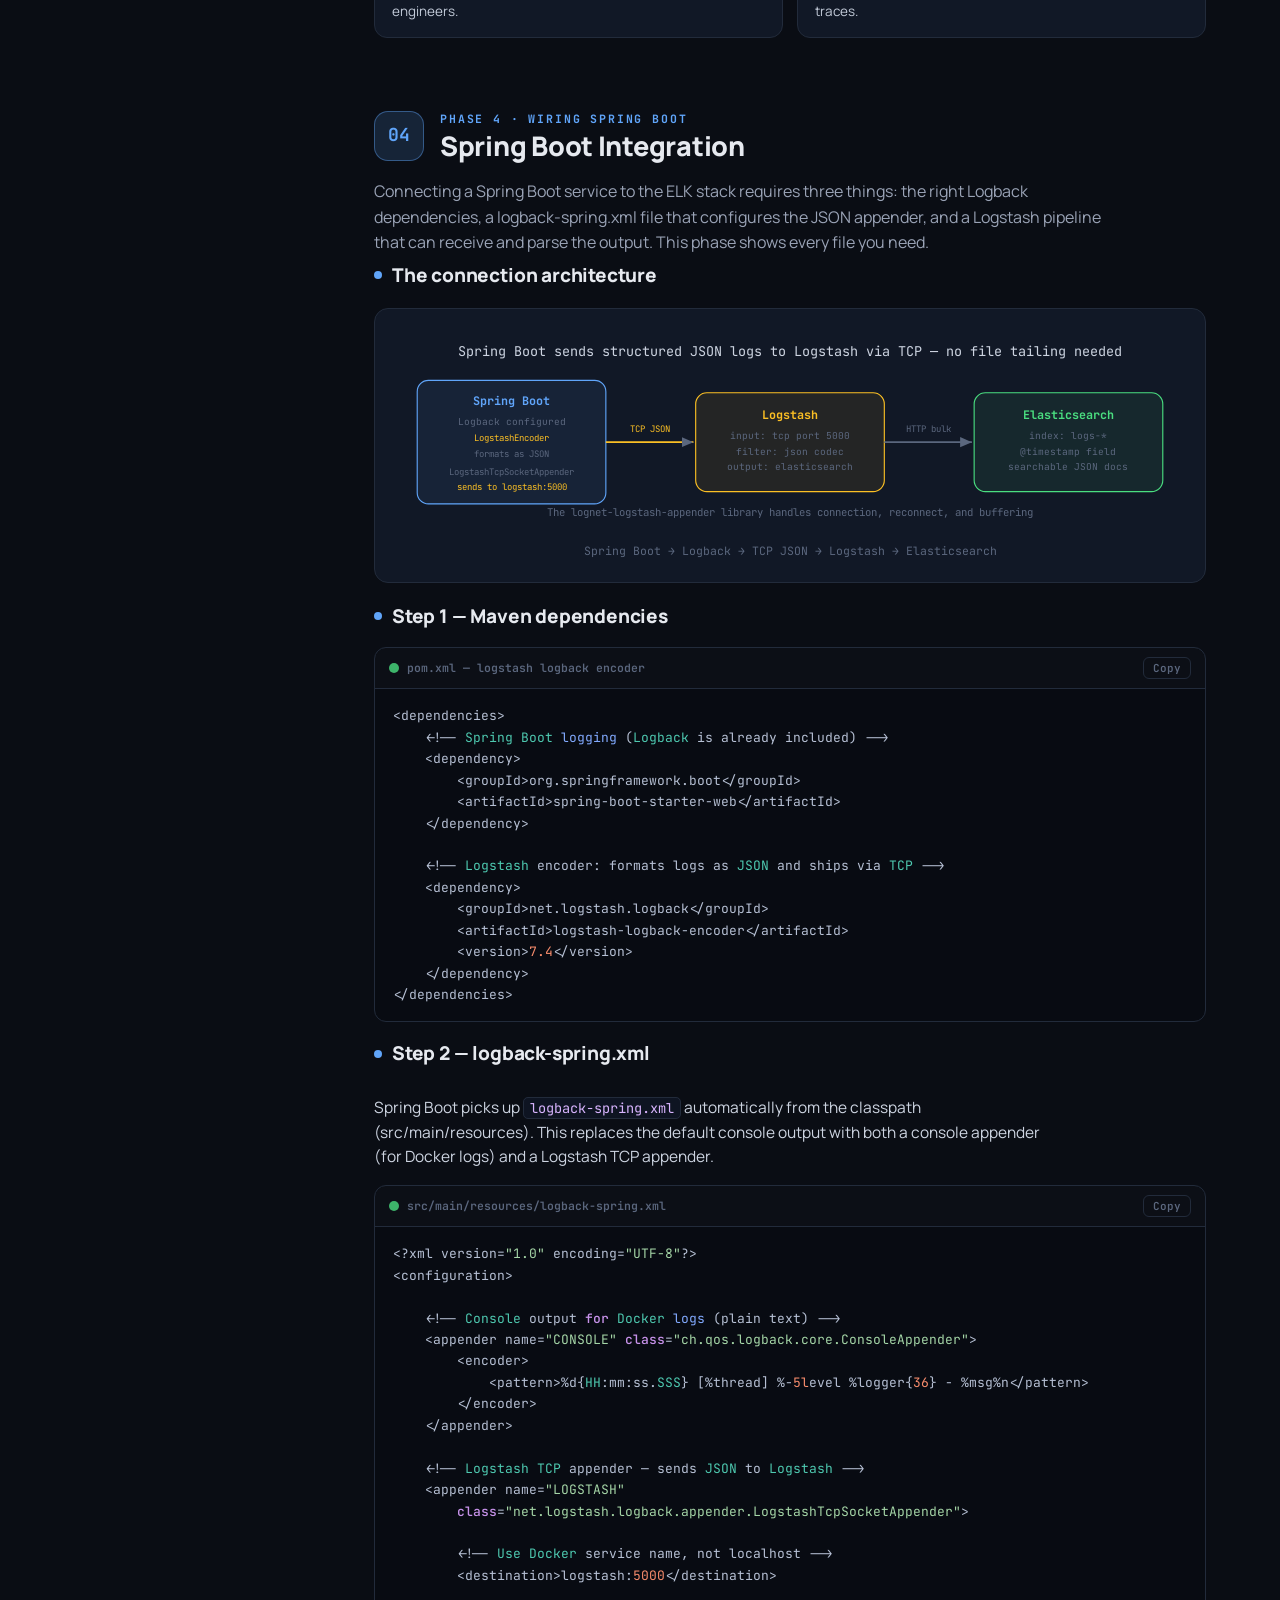
<file: elk-stack/index.html>
<!DOCTYPE html>
<html lang="en">
<head>
  <meta charset="utf-8">
  <meta name="viewport" content="width=device-width, initial-scale=1">
  <title>ELK Stack — The Complete Guide</title>
  <meta name="description" content="A complete, visual guide to the ELK Stack — Elasticsearch inverted index, Logstash pipeline, Kibana dashboards, and Spring Boot integration. Diagrams, real config, and production patterns across 6 phases.">
  <link rel="preconnect" href="https://fonts.googleapis.com">
  <link rel="preconnect" href="https://fonts.gstatic.com" crossorigin>
  <link rel="stylesheet" href="styles.css">
</head>
<body>
  <div class="progress" id="progress"></div>
  <button class="menu-btn" id="menuBtn" aria-label="Menu">☰</button>

  <div class="app">
    <aside class="sidebar" id="sidebar">
      <div class="sidebar__head">
        <button class="sidebar__toggle" id="collapseBtn" type="button" aria-label="Collapse sidebar" title="Collapse">«</button>
        <div class="sidebar__mark" aria-hidden="true">E</div>
        <div class="sidebar__title">ELK Stack</div>
        <div class="sidebar__badges">
          <span class="badge">6 Phases</span>
          <span class="badge">Log Analysis</span>
        </div>
      </div>
      <nav class="sidebar__nav" id="nav"></nav>
      <div class="sidebar__foot">
        <b>Tip:</b> click any level to jump. Everything lives on one page — built for deep study and fast revision.
      </div>
    </aside>

    <div class="scrim" id="scrim"></div>

    <main class="main">
      <div class="content" id="content"></div>
    </main>
  </div>

  <button class="to-top" id="toTop" aria-label="Back to top">↑</button>

  <script src="diagrams.js"></script>
  <script src="content.js"></script>
  <script src="app.js"></script>
  <script src="../draw.js"></script>
</body>
</html>
</file>
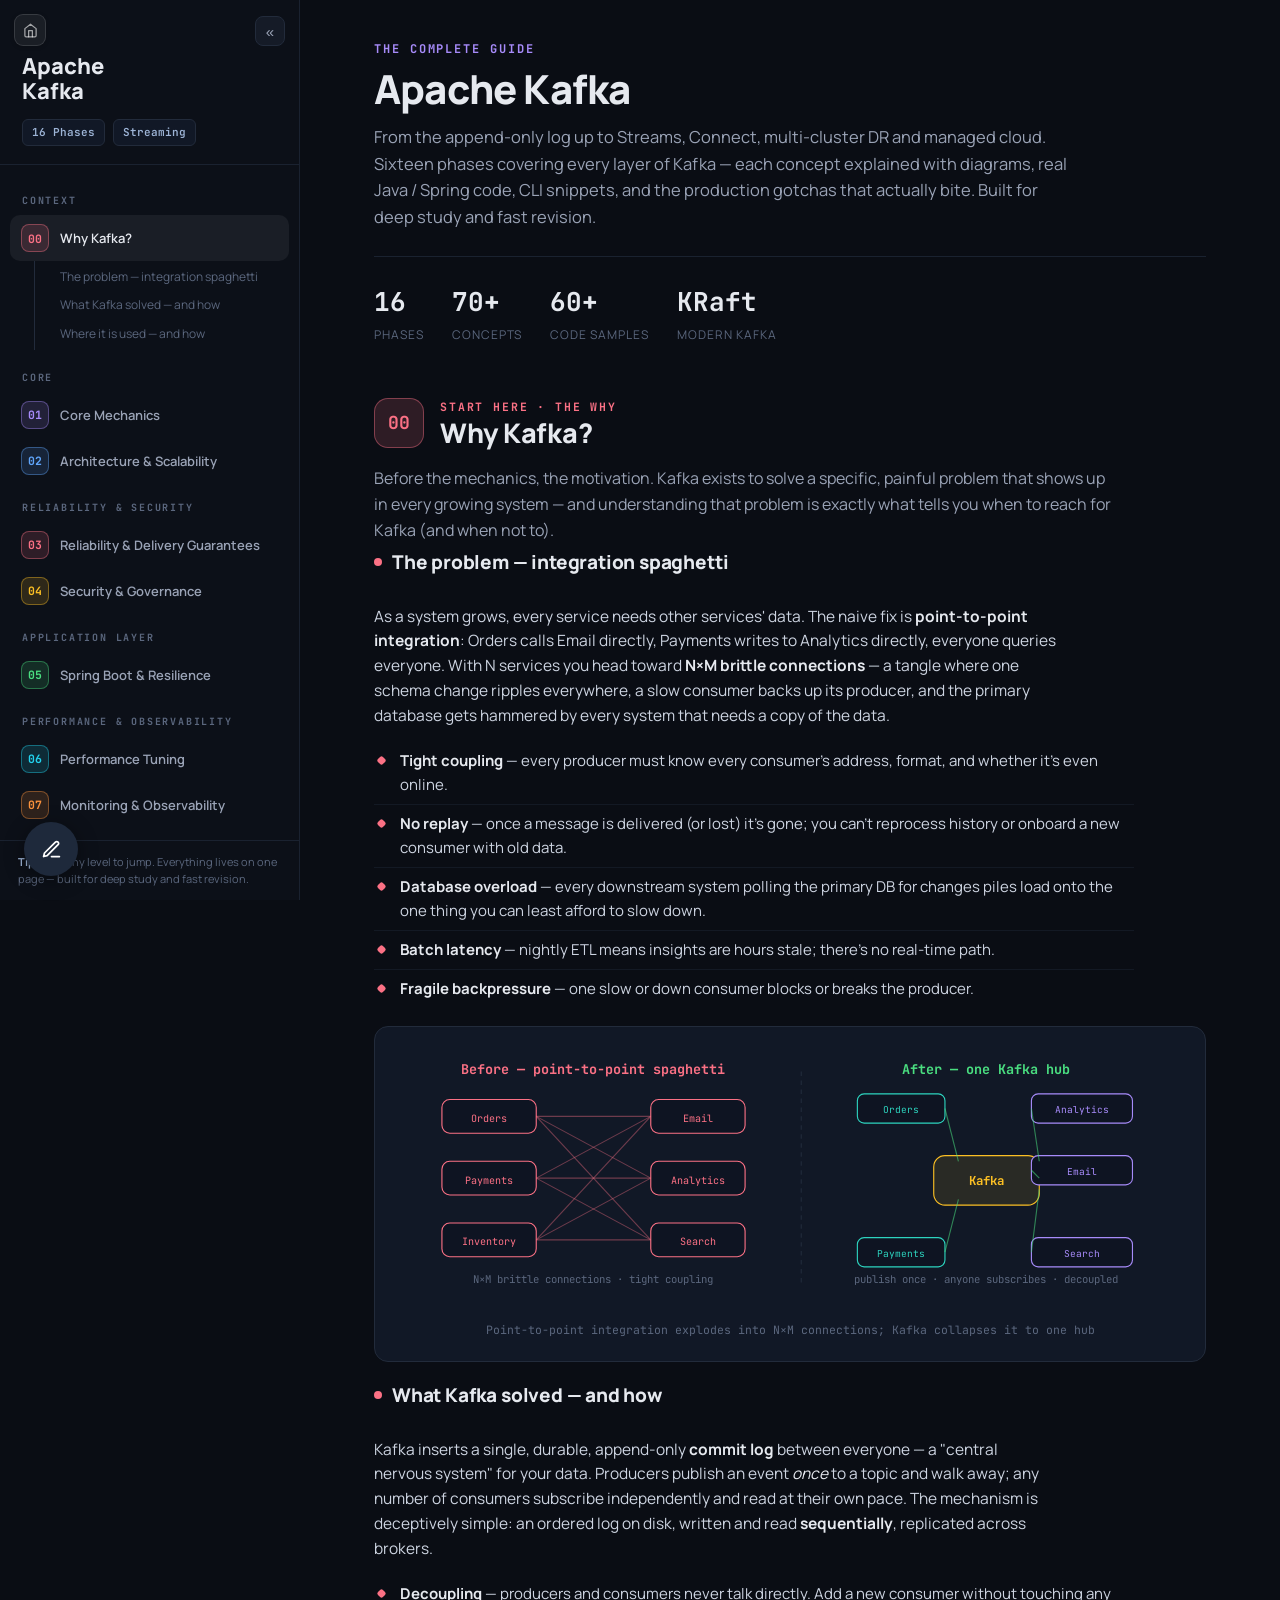
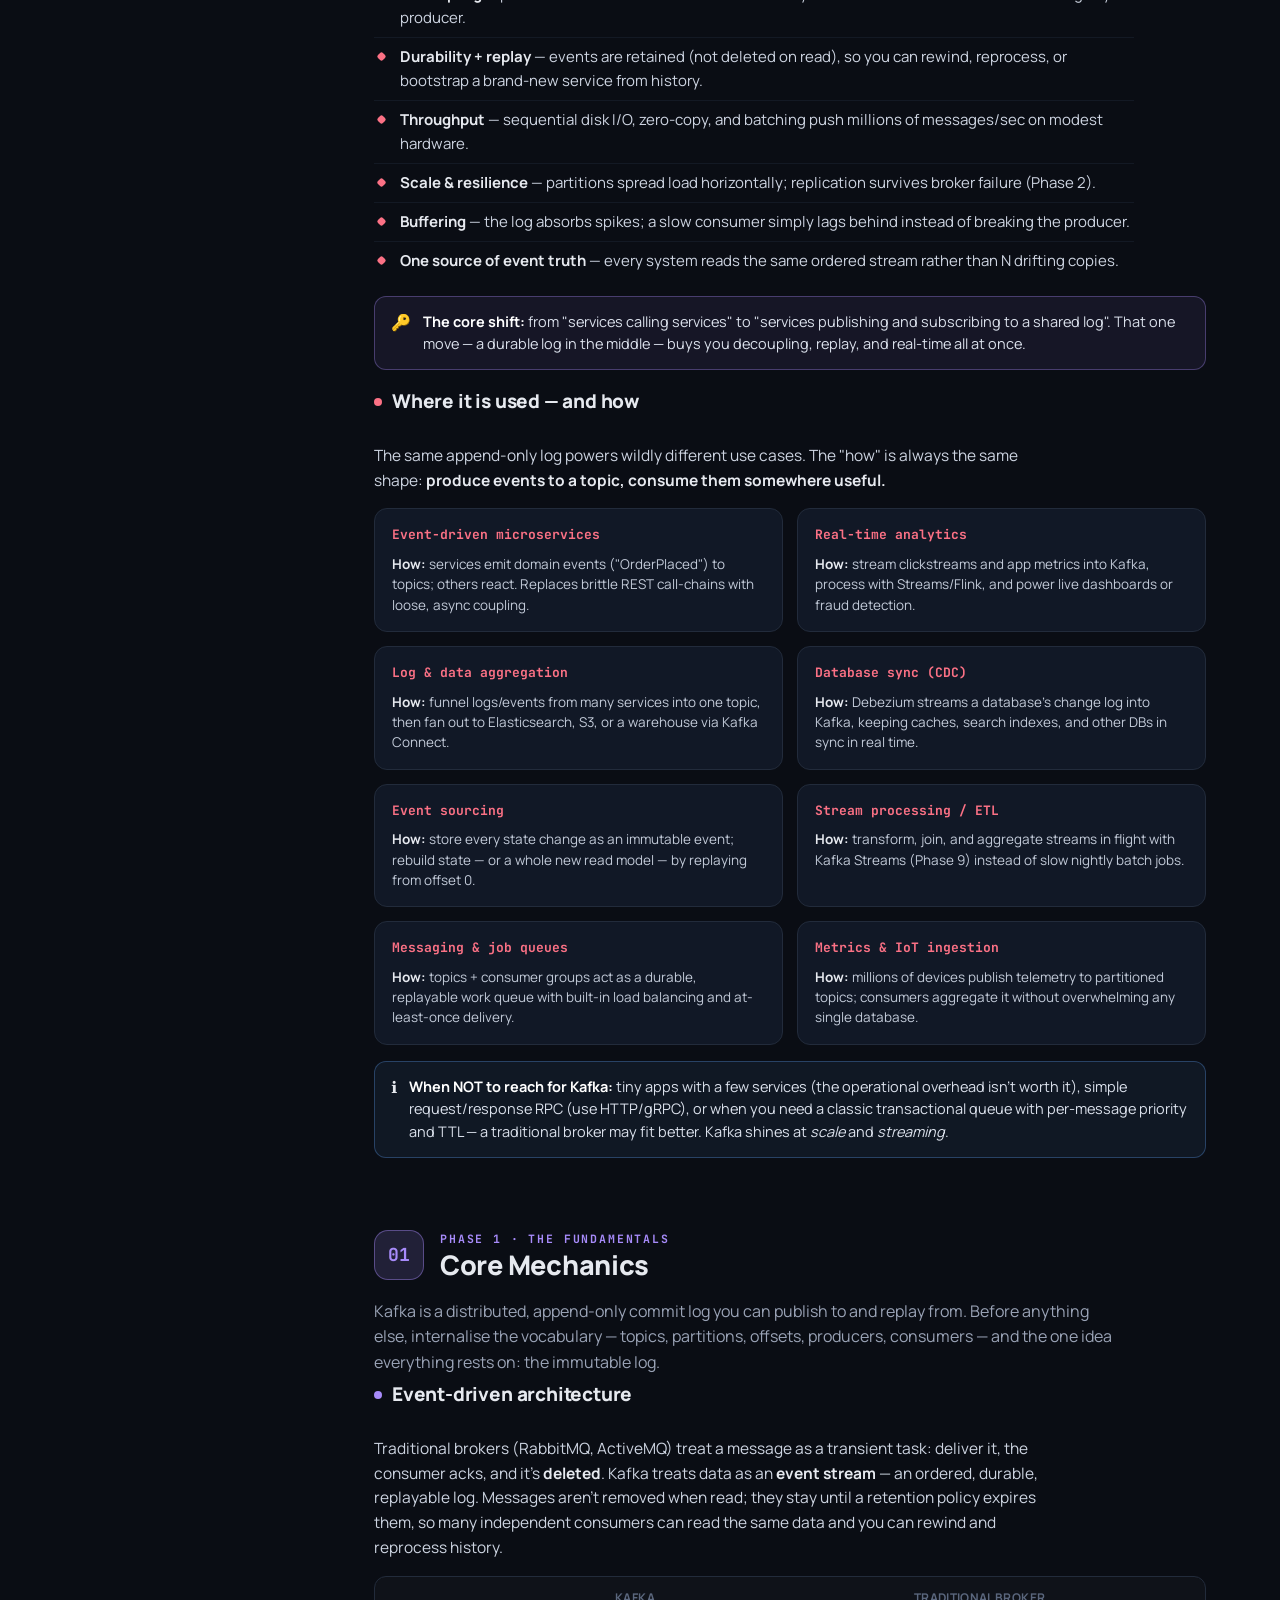
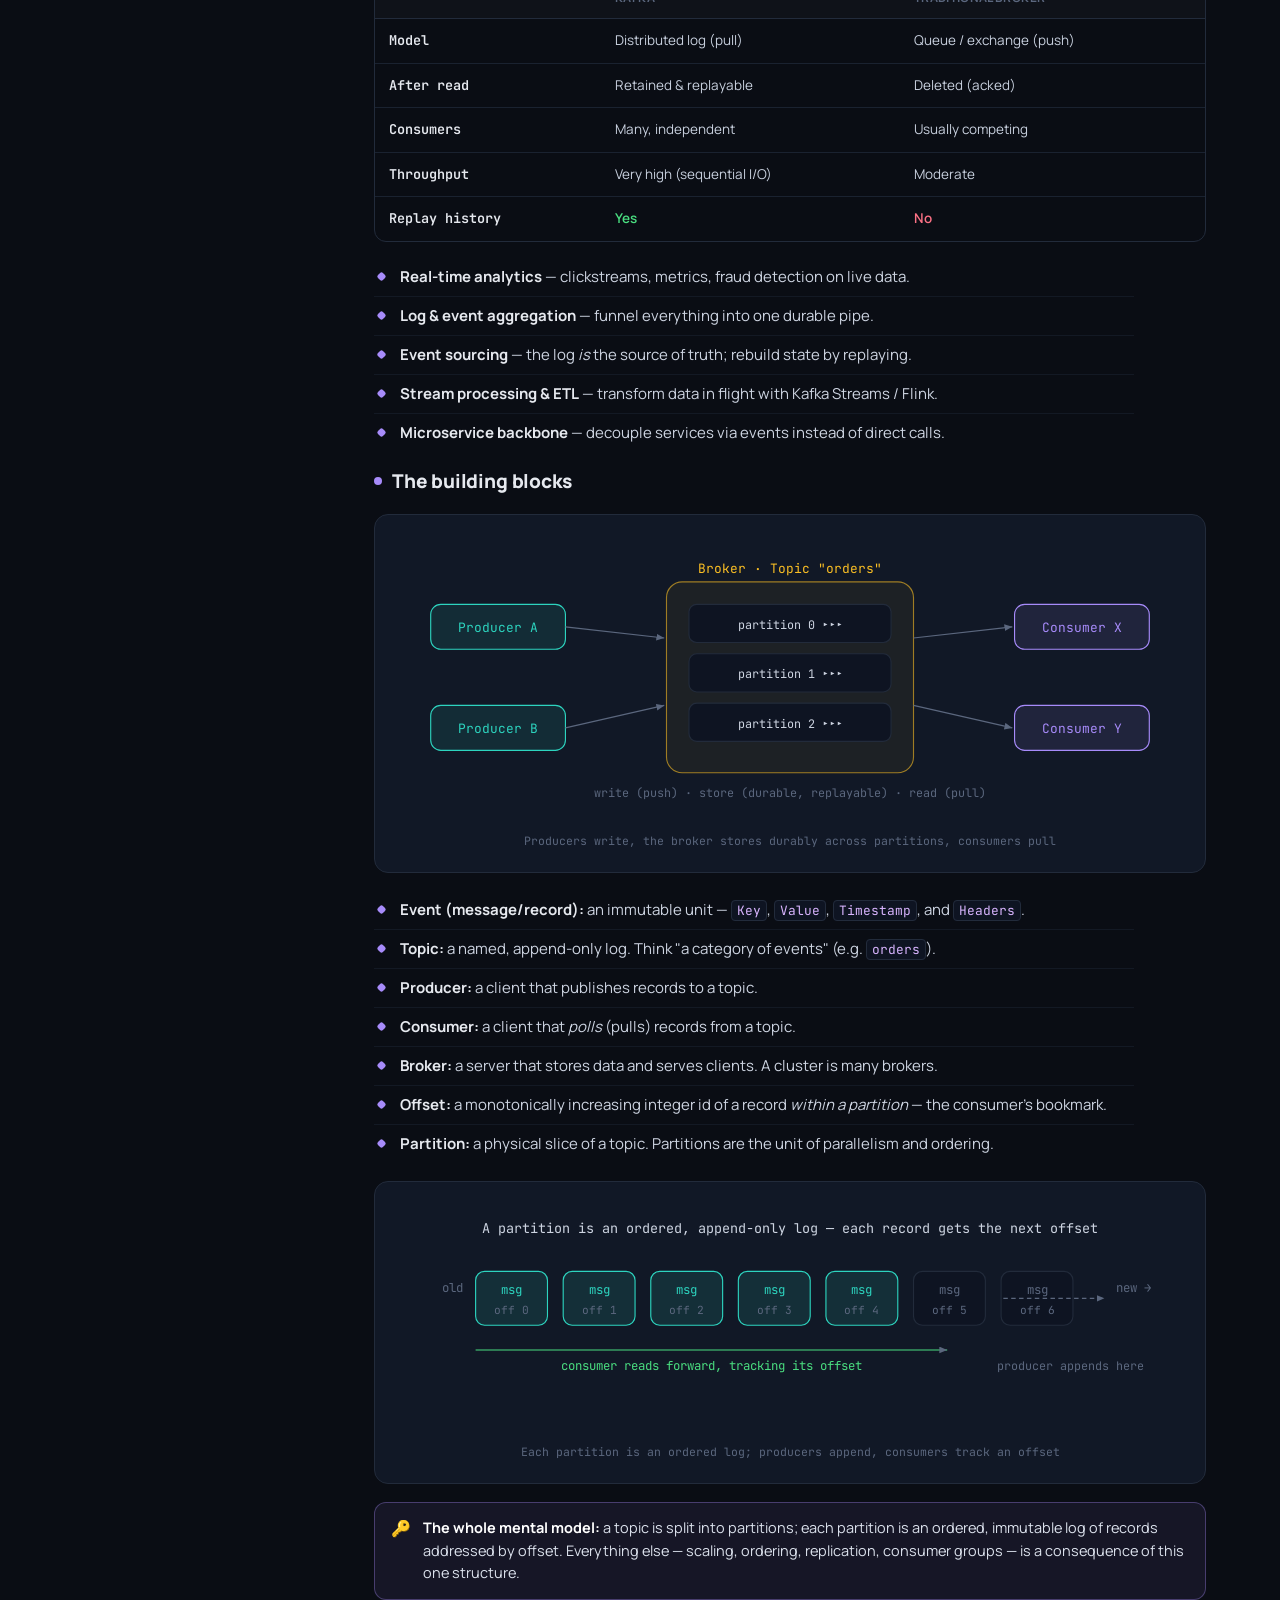
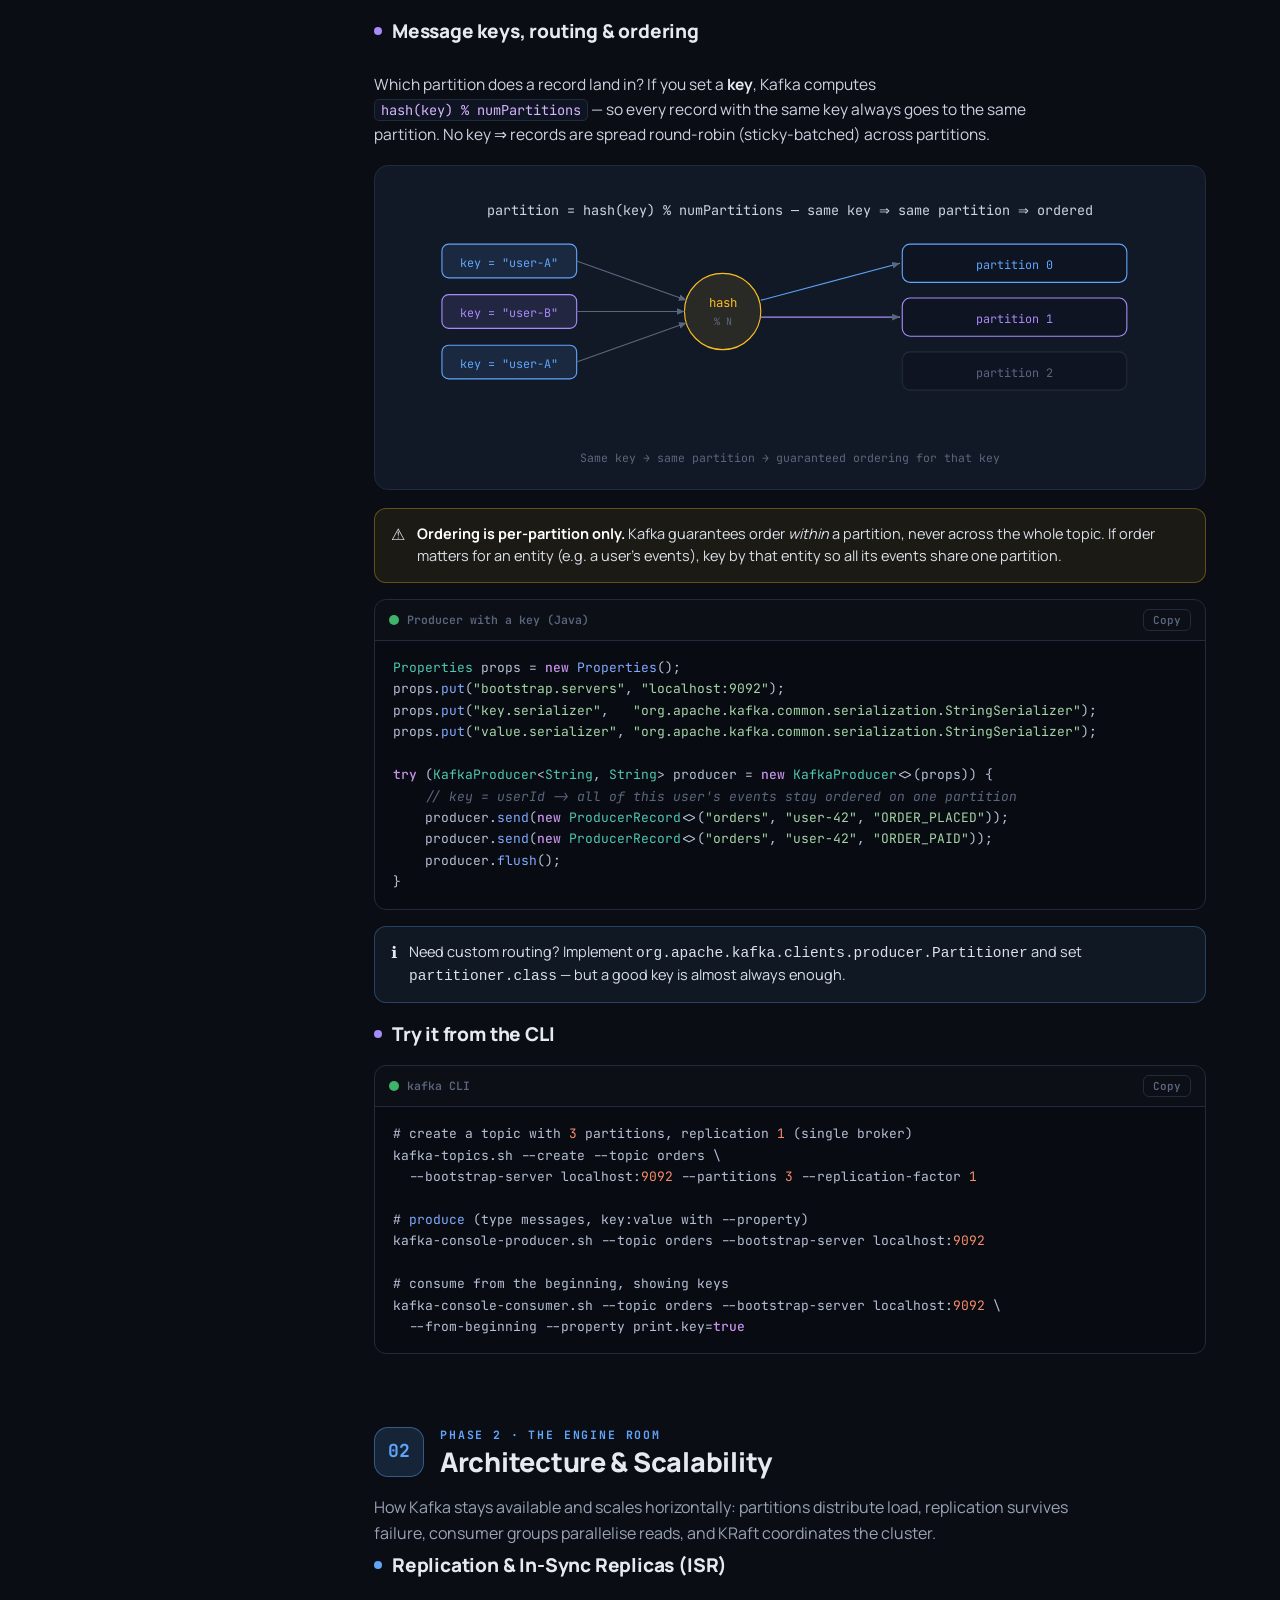
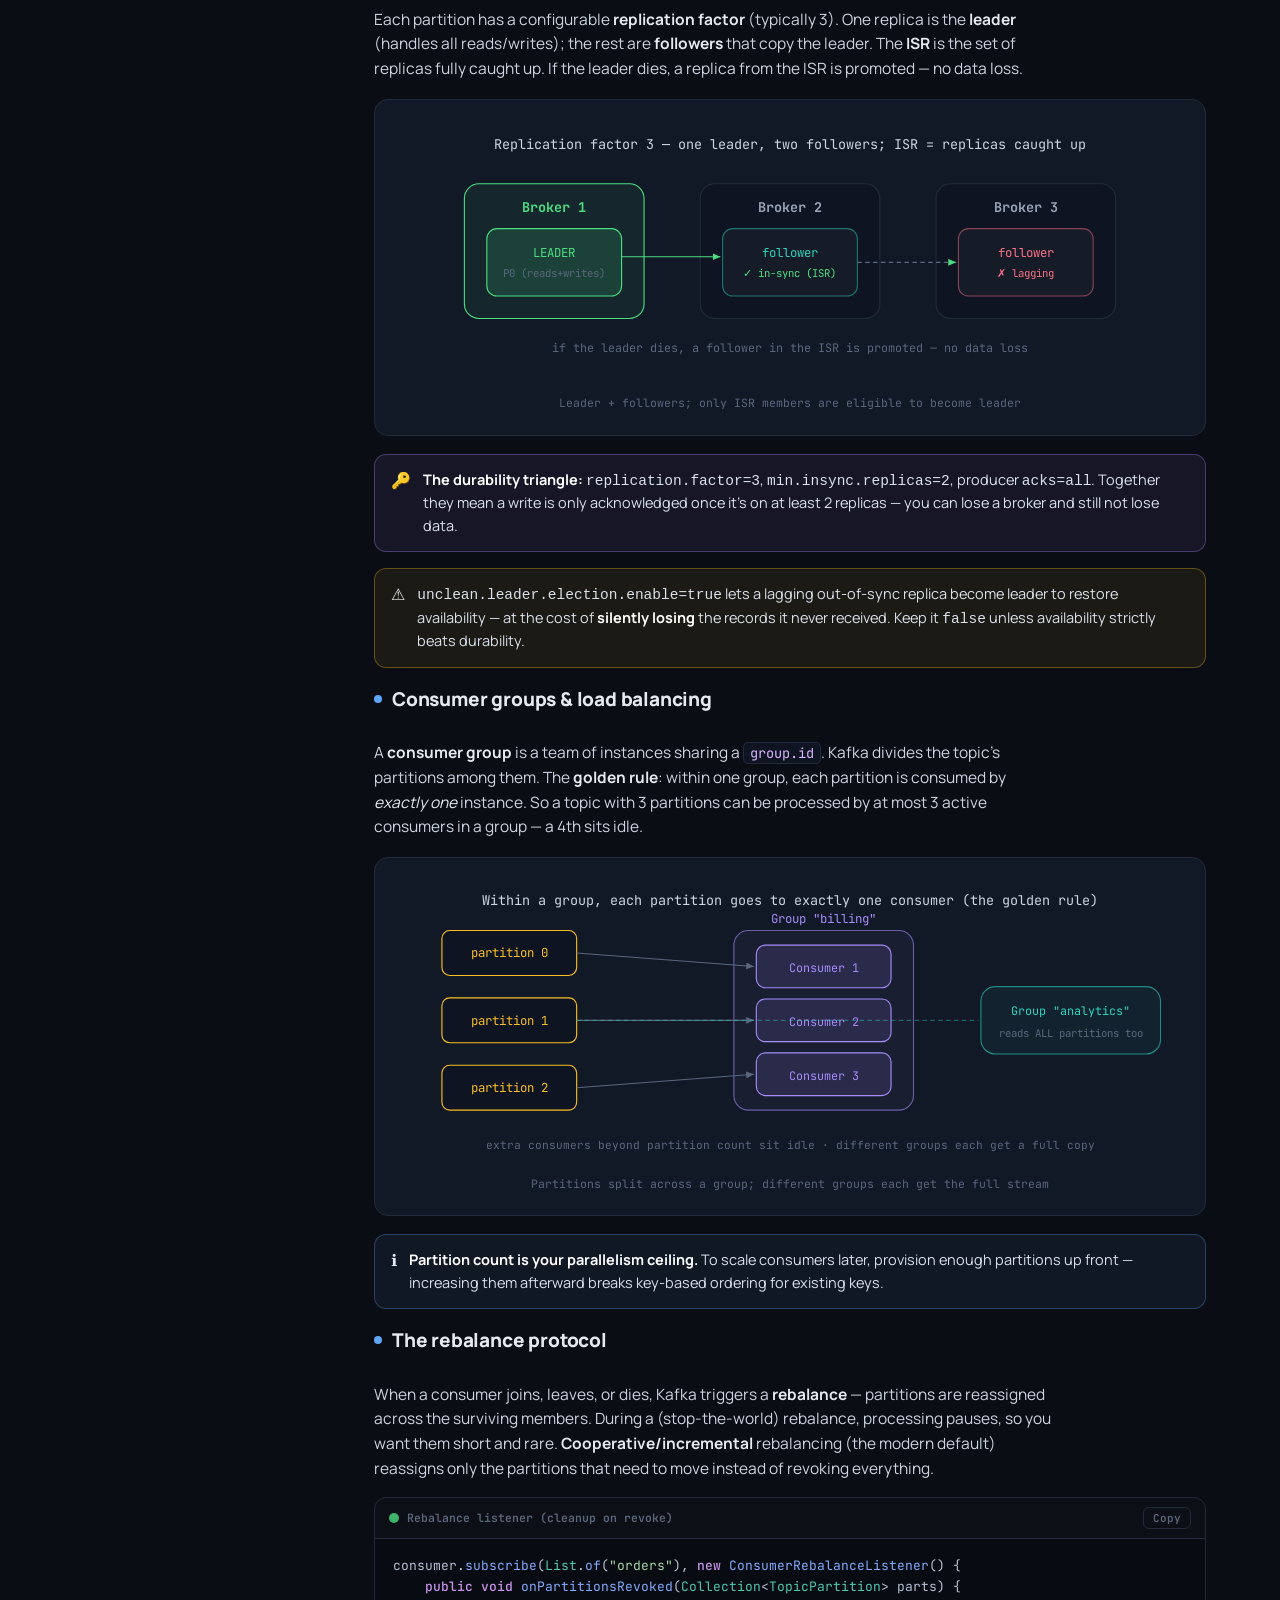
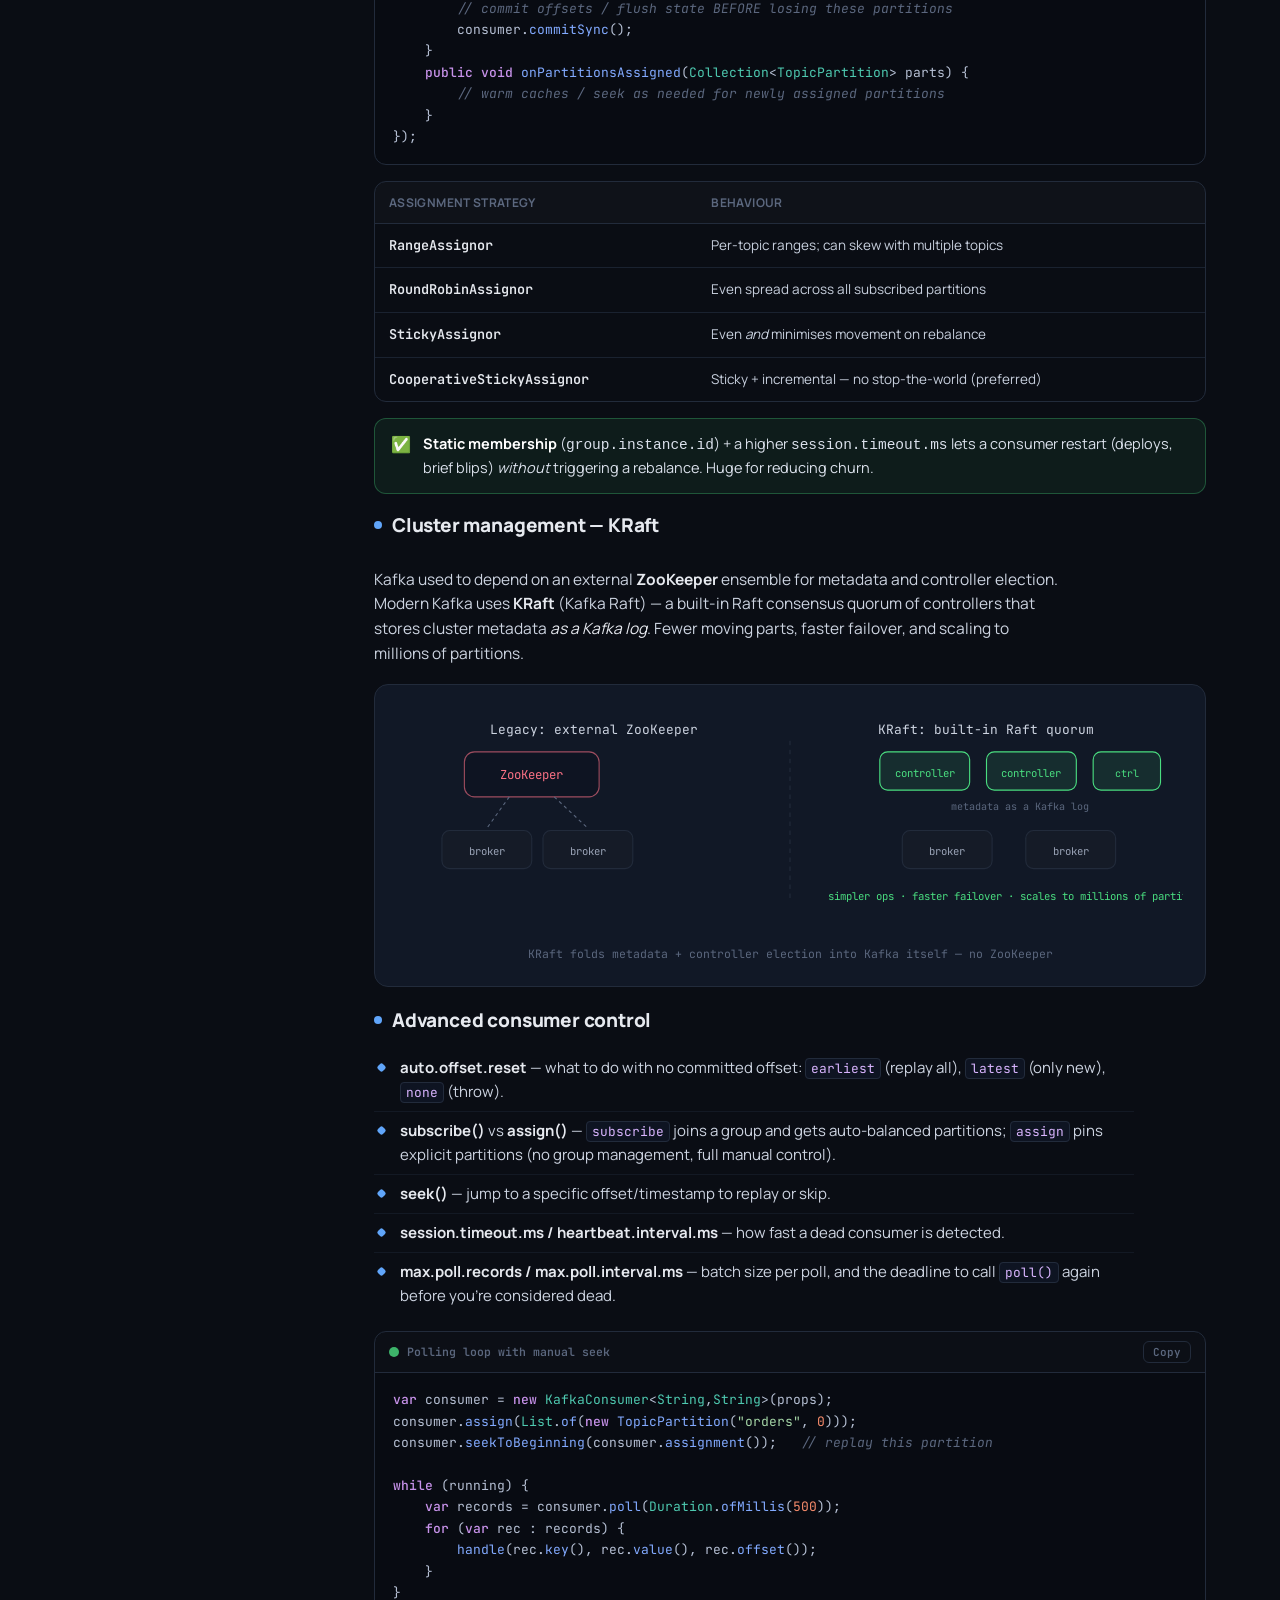
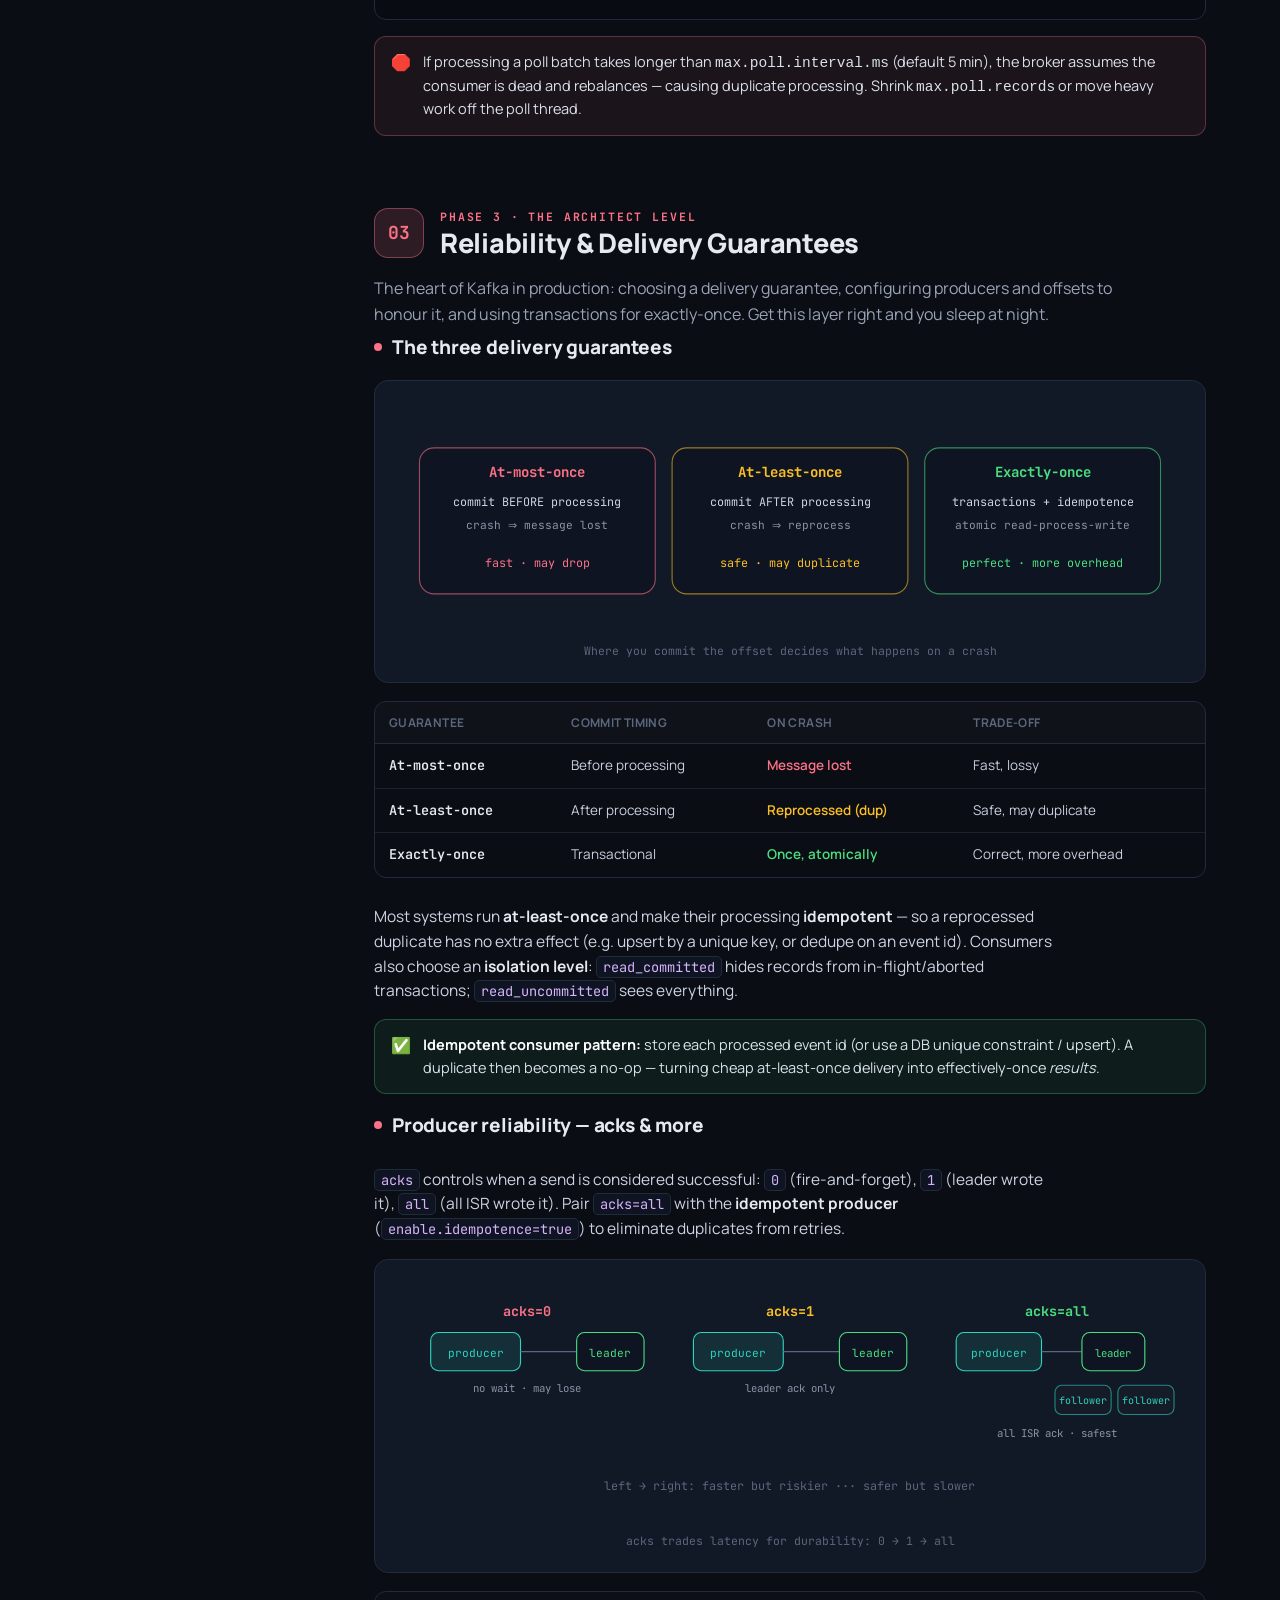
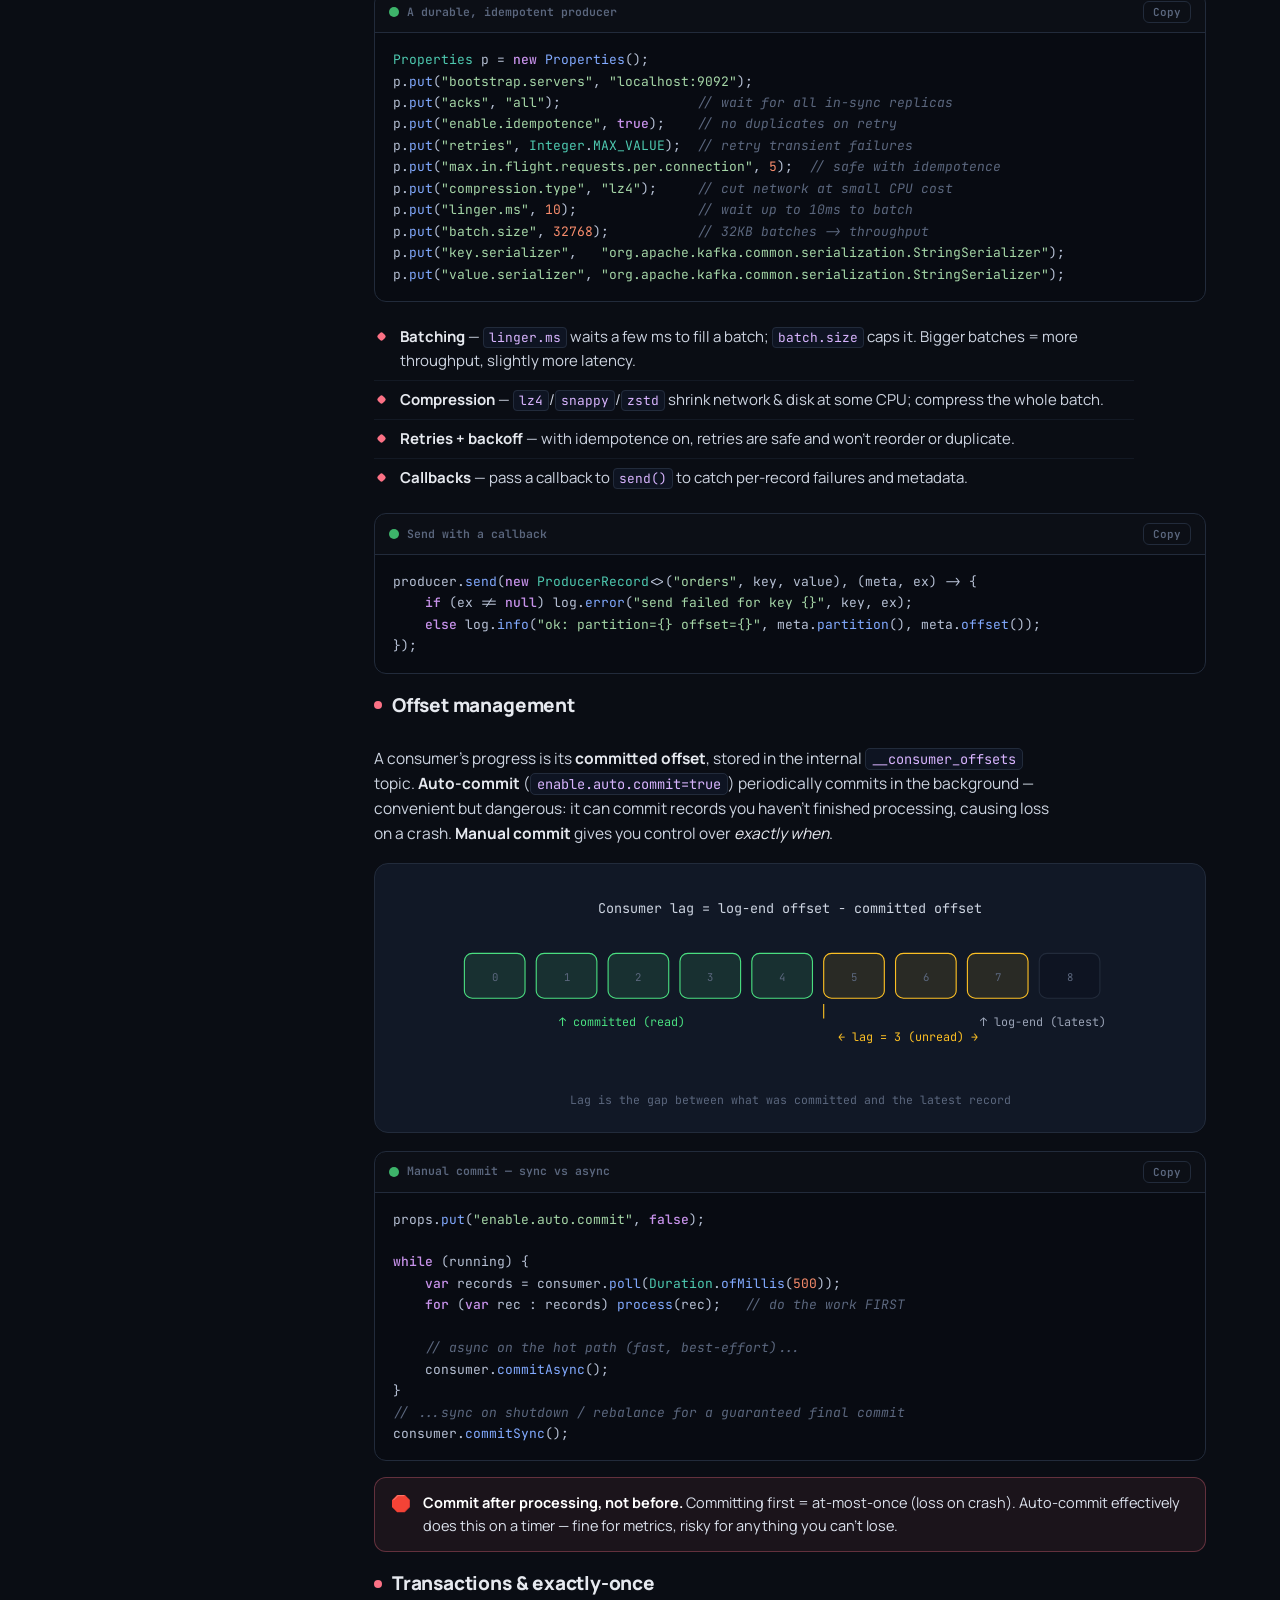
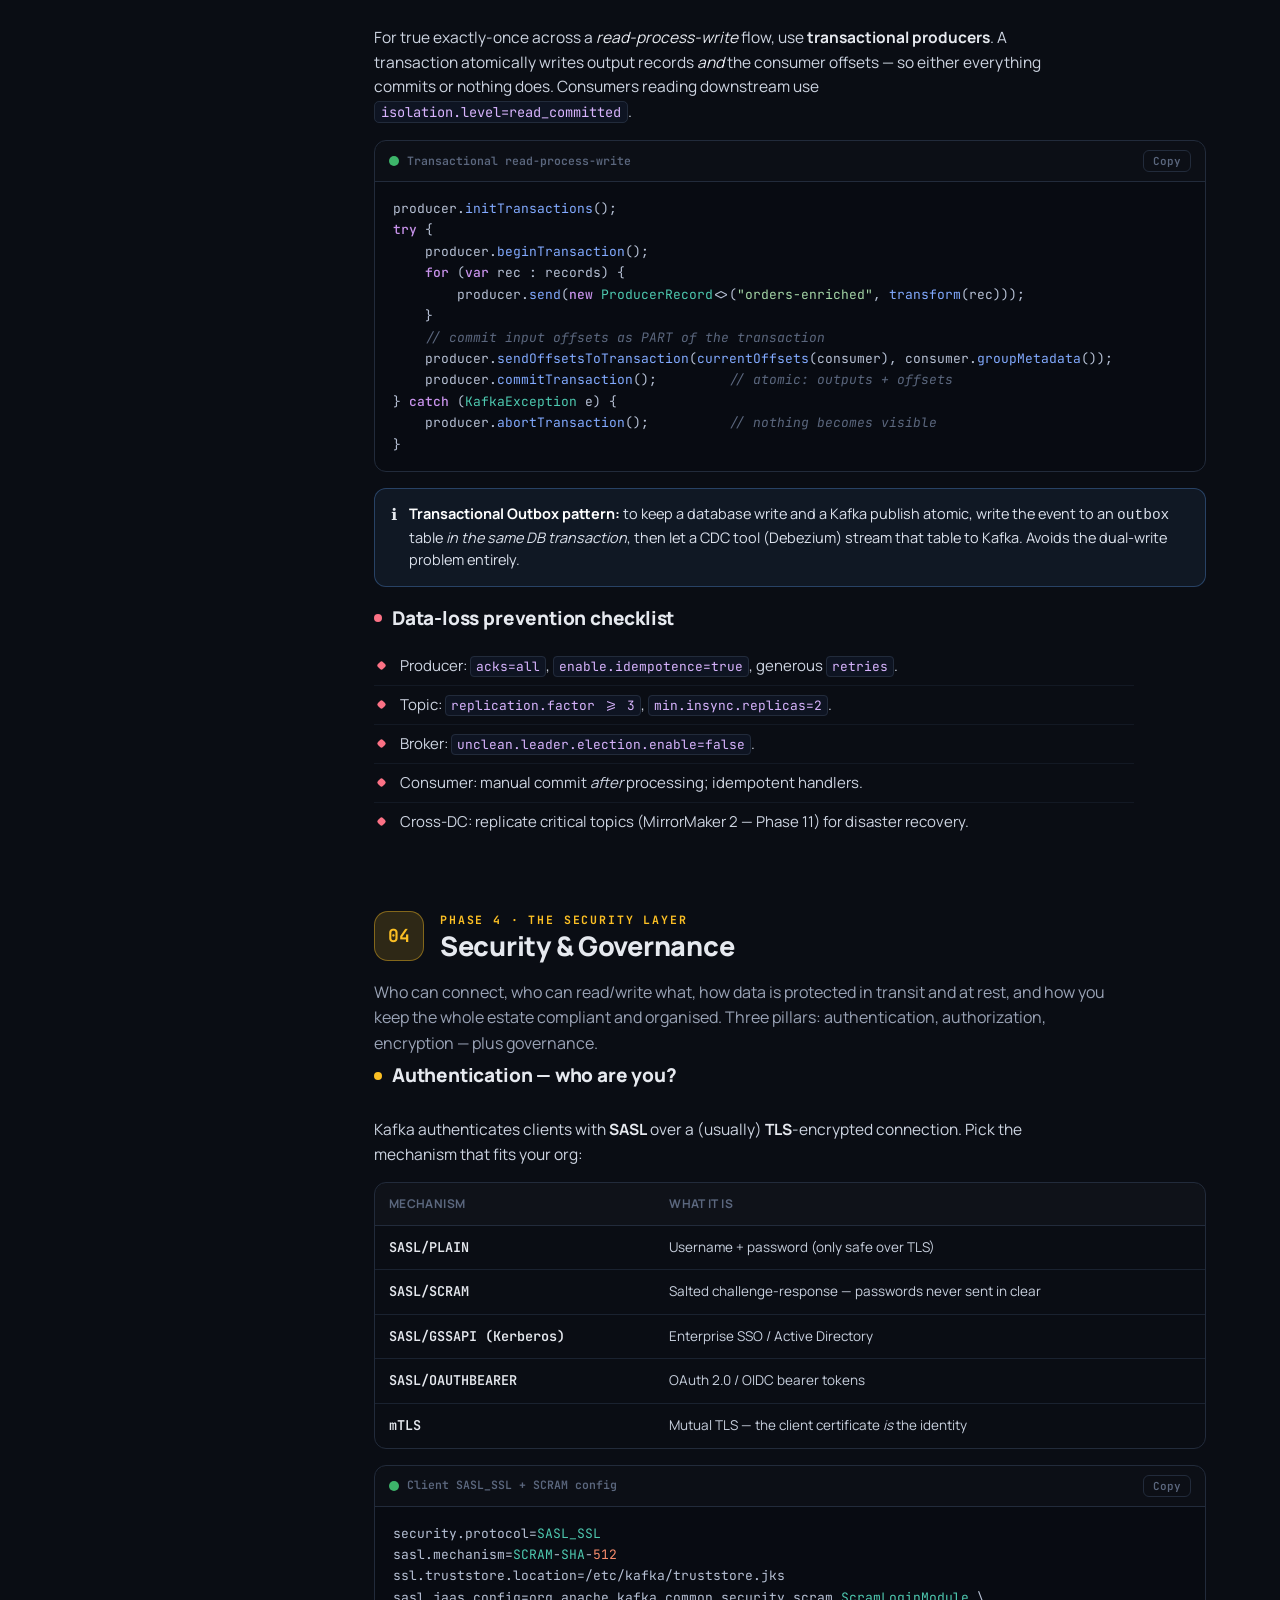
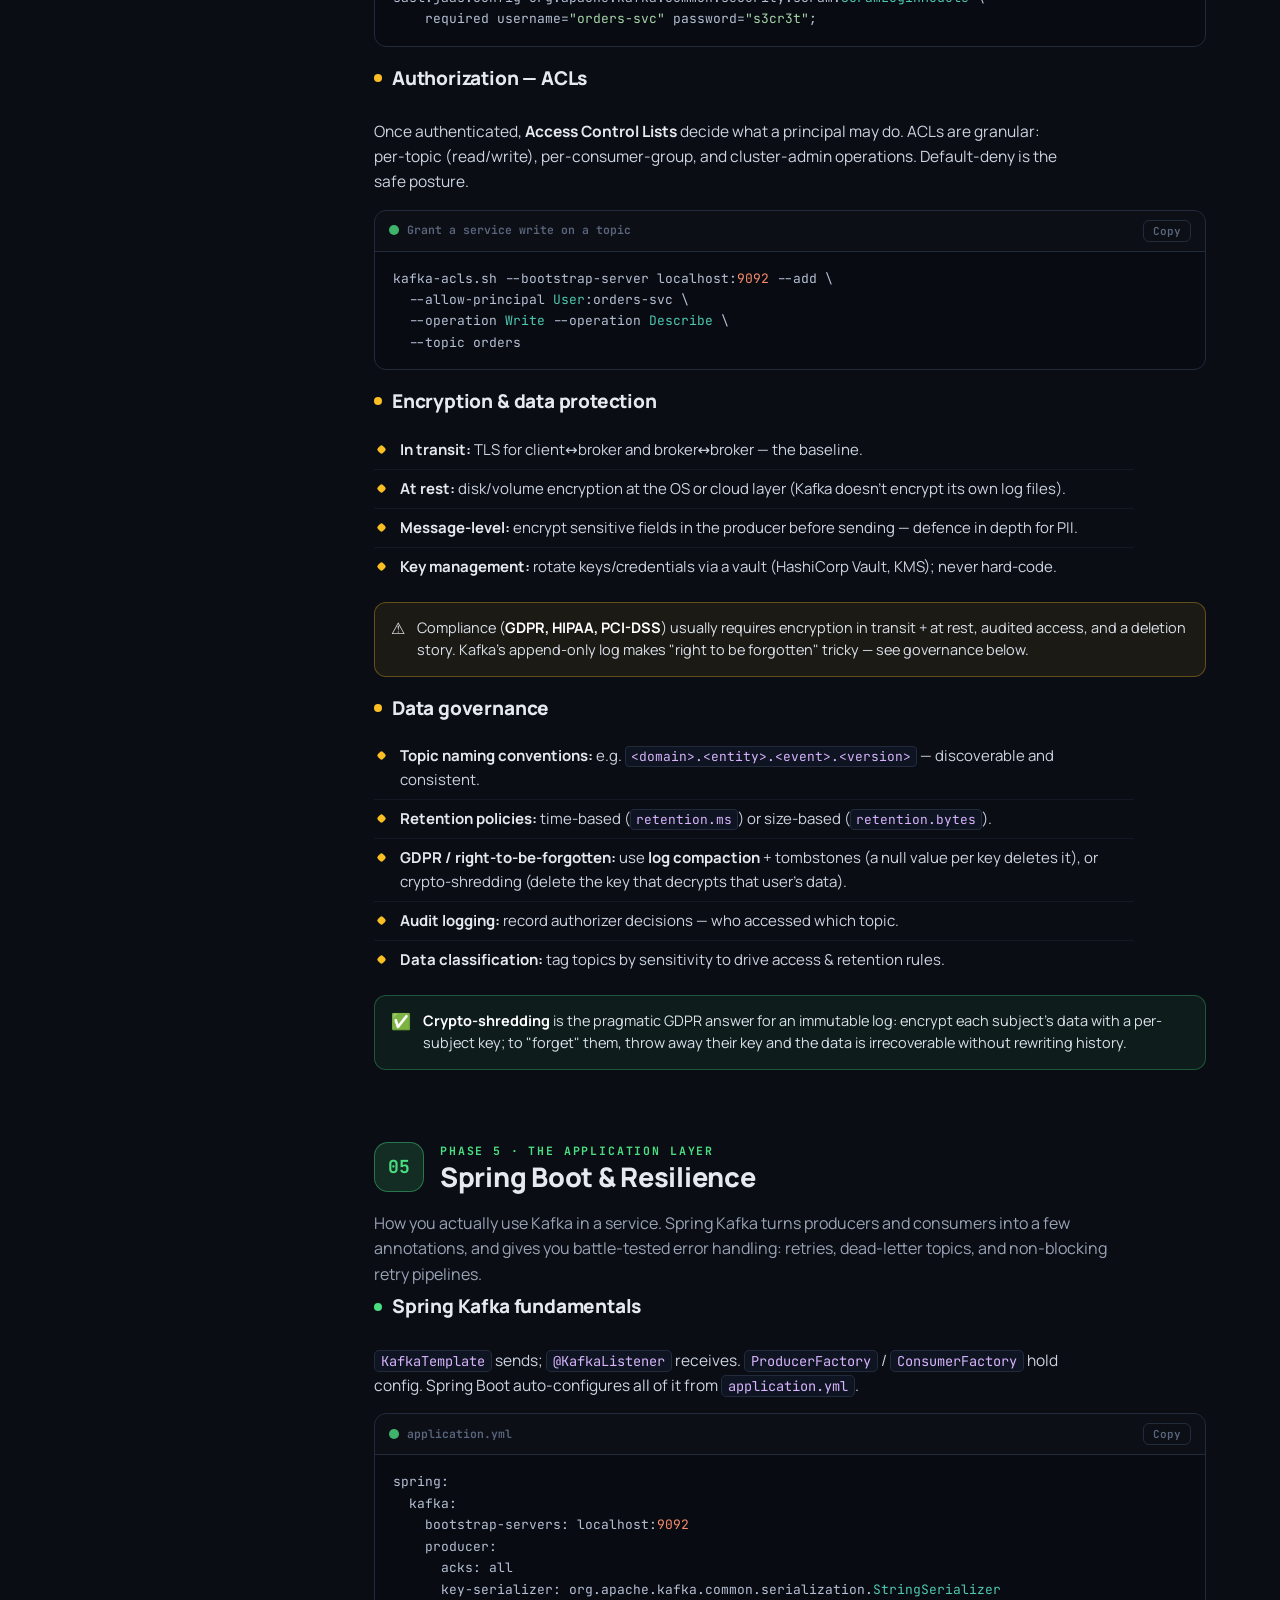
<file: kafka/index.html>
<!DOCTYPE html>
<html lang="en">
<head>
  <meta charset="utf-8">
  <meta name="viewport" content="width=device-width, initial-scale=1">
  <title>Apache Kafka — The Complete Guide</title>
  <meta name="description" content="A complete, visual guide to Apache Kafka — from topics and partitions to Streams, Connect, and multi-cluster. Diagrams, code, and production gotchas across 15 phases.">
  <link rel="preconnect" href="https://fonts.googleapis.com">
  <link rel="preconnect" href="https://fonts.gstatic.com" crossorigin>
  <link rel="stylesheet" href="styles.css">
</head>
<body>
  <div class="progress" id="progress"></div>
  <button class="menu-btn" id="menuBtn" aria-label="Menu">☰</button>

  <div class="app">
    <aside class="sidebar" id="sidebar">
      <div class="sidebar__head">
        <button class="sidebar__toggle" id="collapseBtn" type="button" aria-label="Collapse sidebar" title="Collapse">«</button>
        <div class="sidebar__mark" aria-hidden="true">AK</div>
        <div class="sidebar__title">Apache<br>Kafka</div>
        <div class="sidebar__badges">
          <span class="badge">16 Phases</span>
          <span class="badge">Streaming</span>
        </div>
      </div>
      <nav class="sidebar__nav" id="nav"></nav>
      <div class="sidebar__foot">
        <b>Tip:</b> click any level to jump. Everything lives on one page — built for deep study and fast revision.
      </div>
    </aside>

    <div class="scrim" id="scrim"></div>

    <main class="main">
      <div class="content" id="content"></div>
    </main>
  </div>

  <button class="to-top" id="toTop" aria-label="Back to top">↑</button>

  <script src="diagrams.js"></script>
  <script src="content.js"></script>
  <script src="app.js"></script>
  <script src="../draw.js"></script>
</body>
</html>
</file>
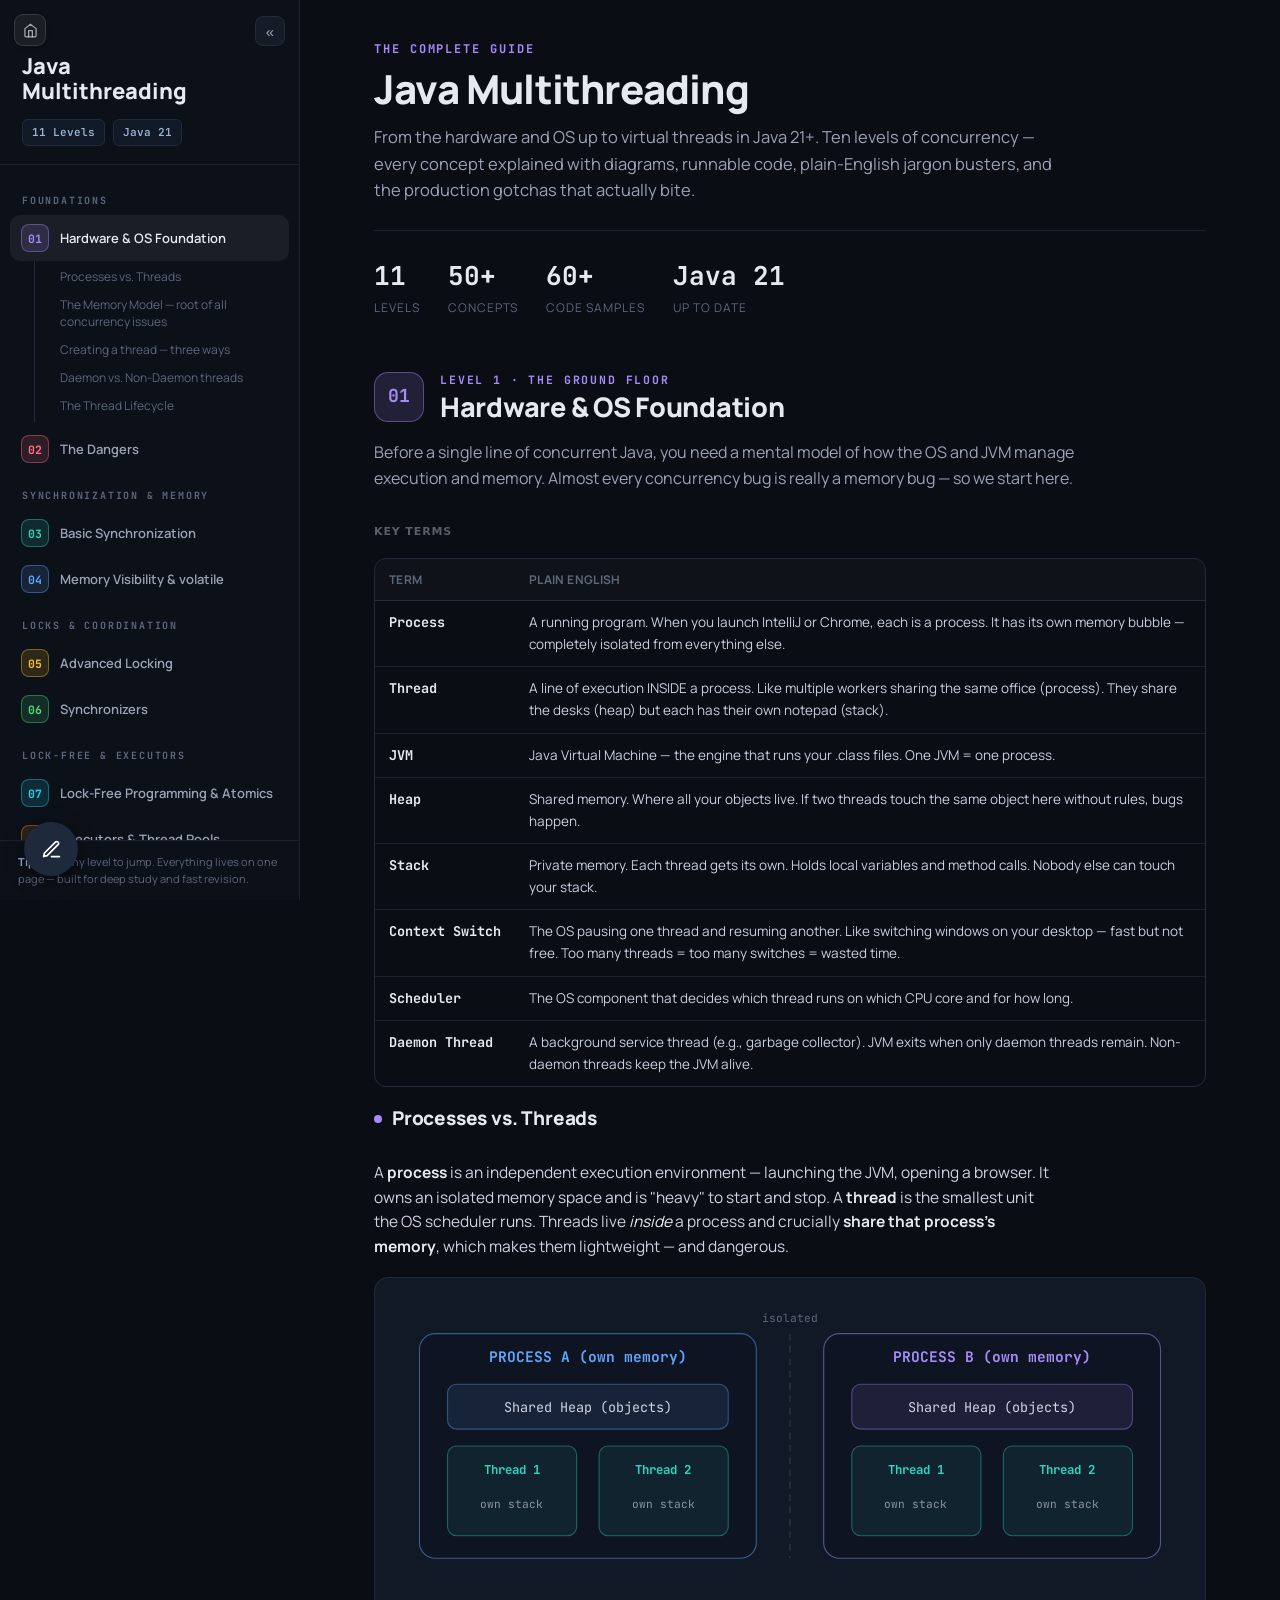
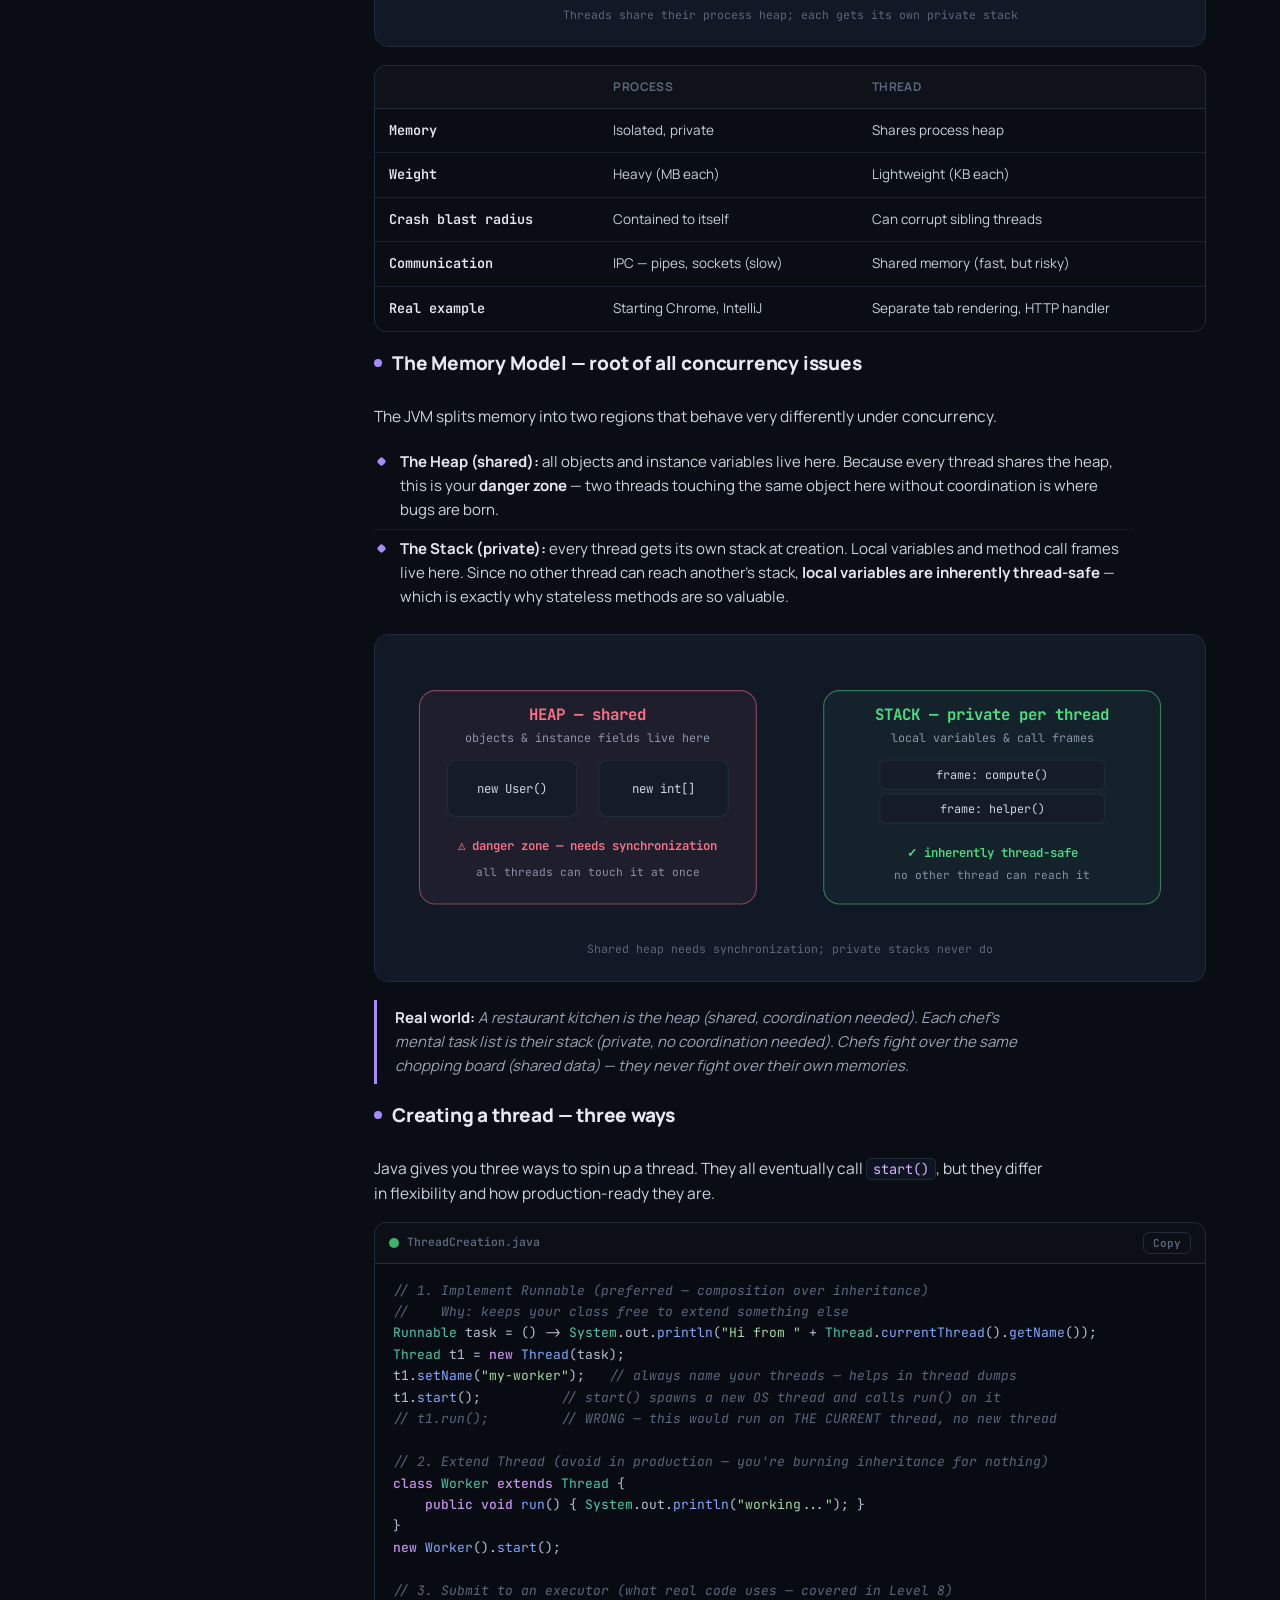
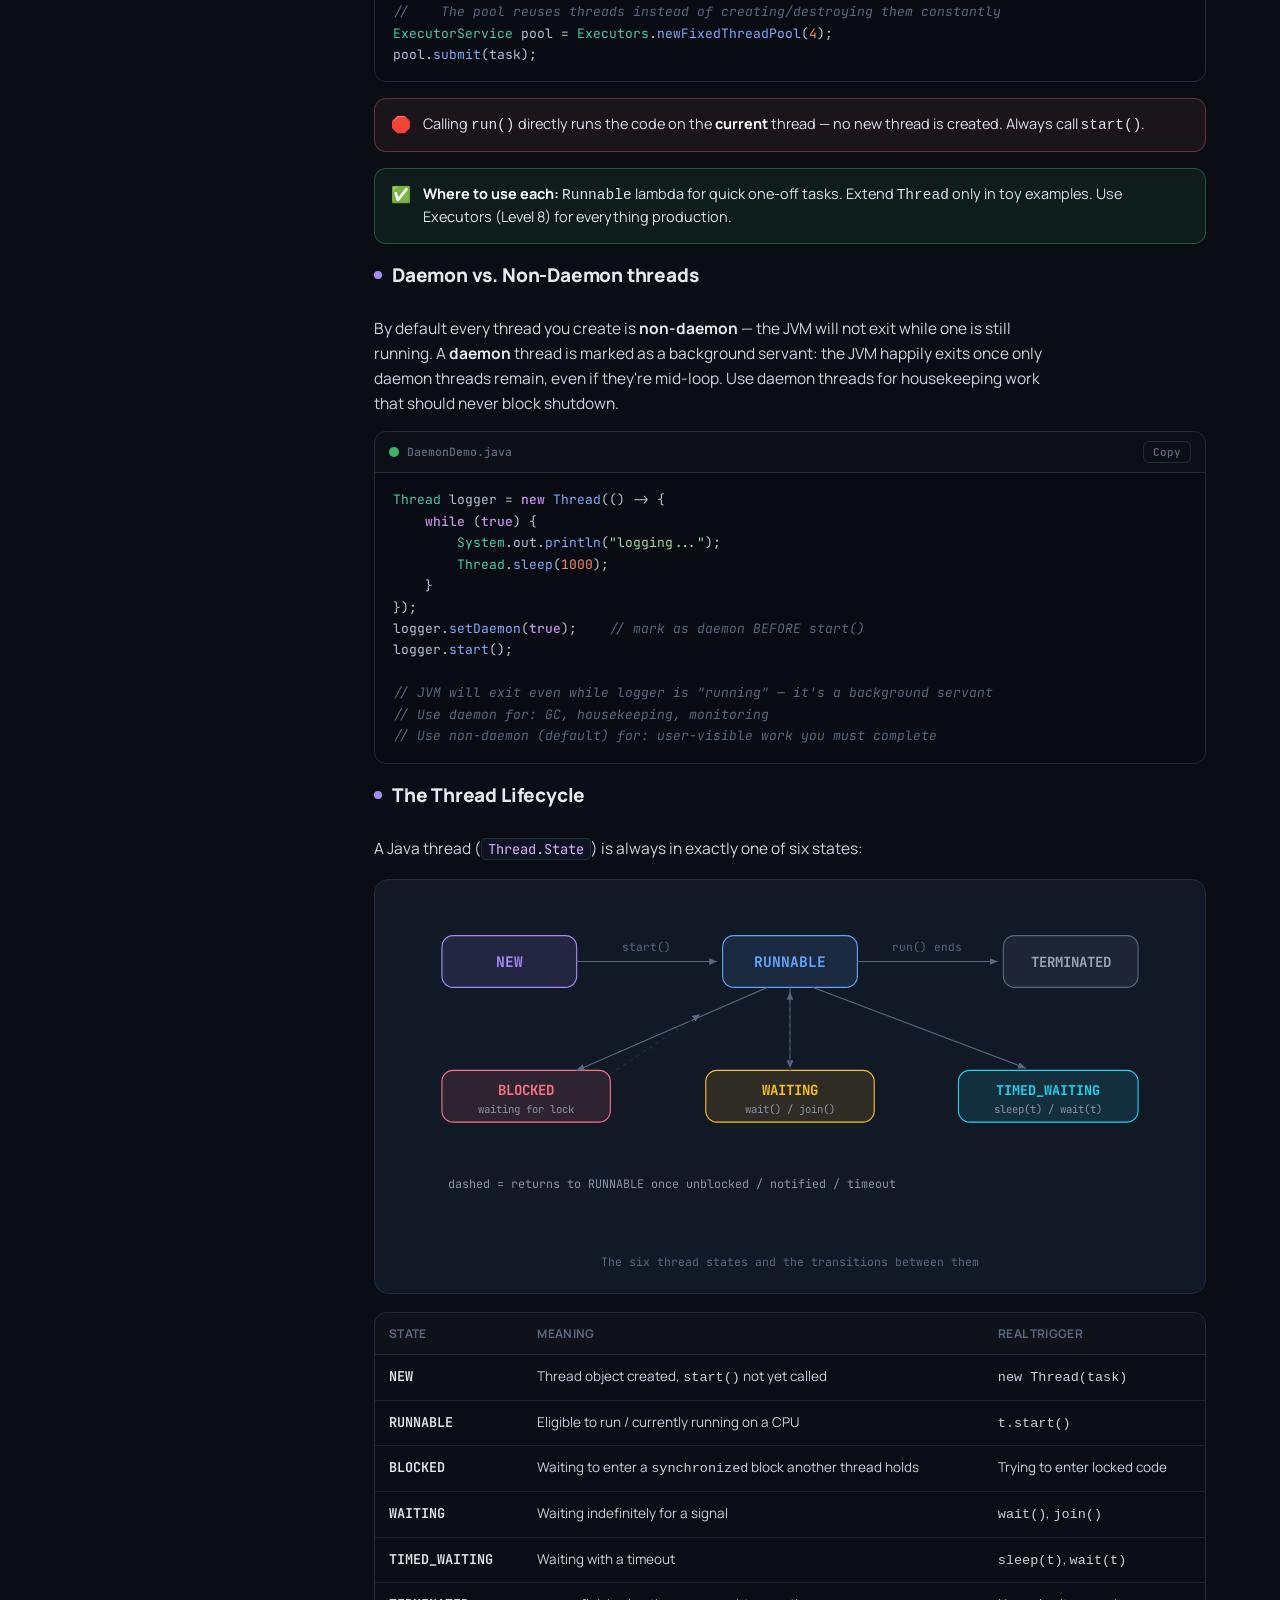
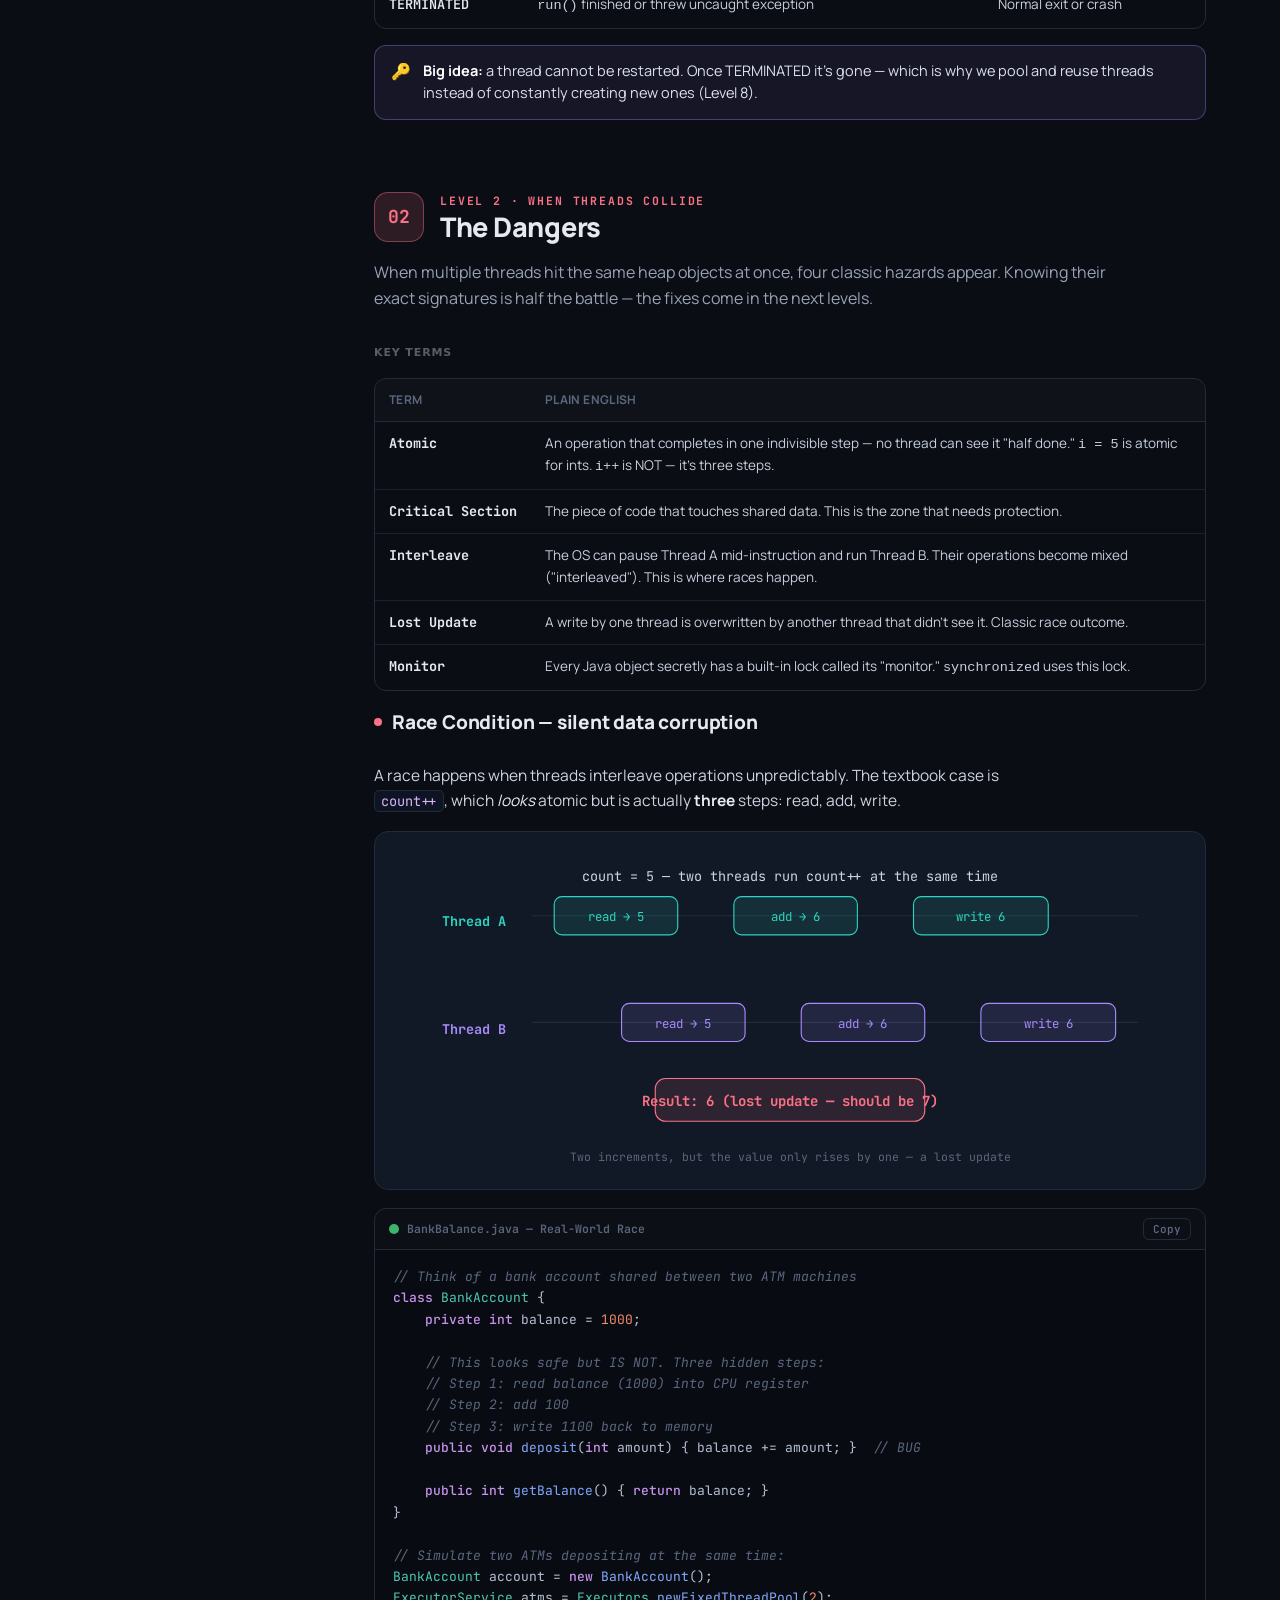
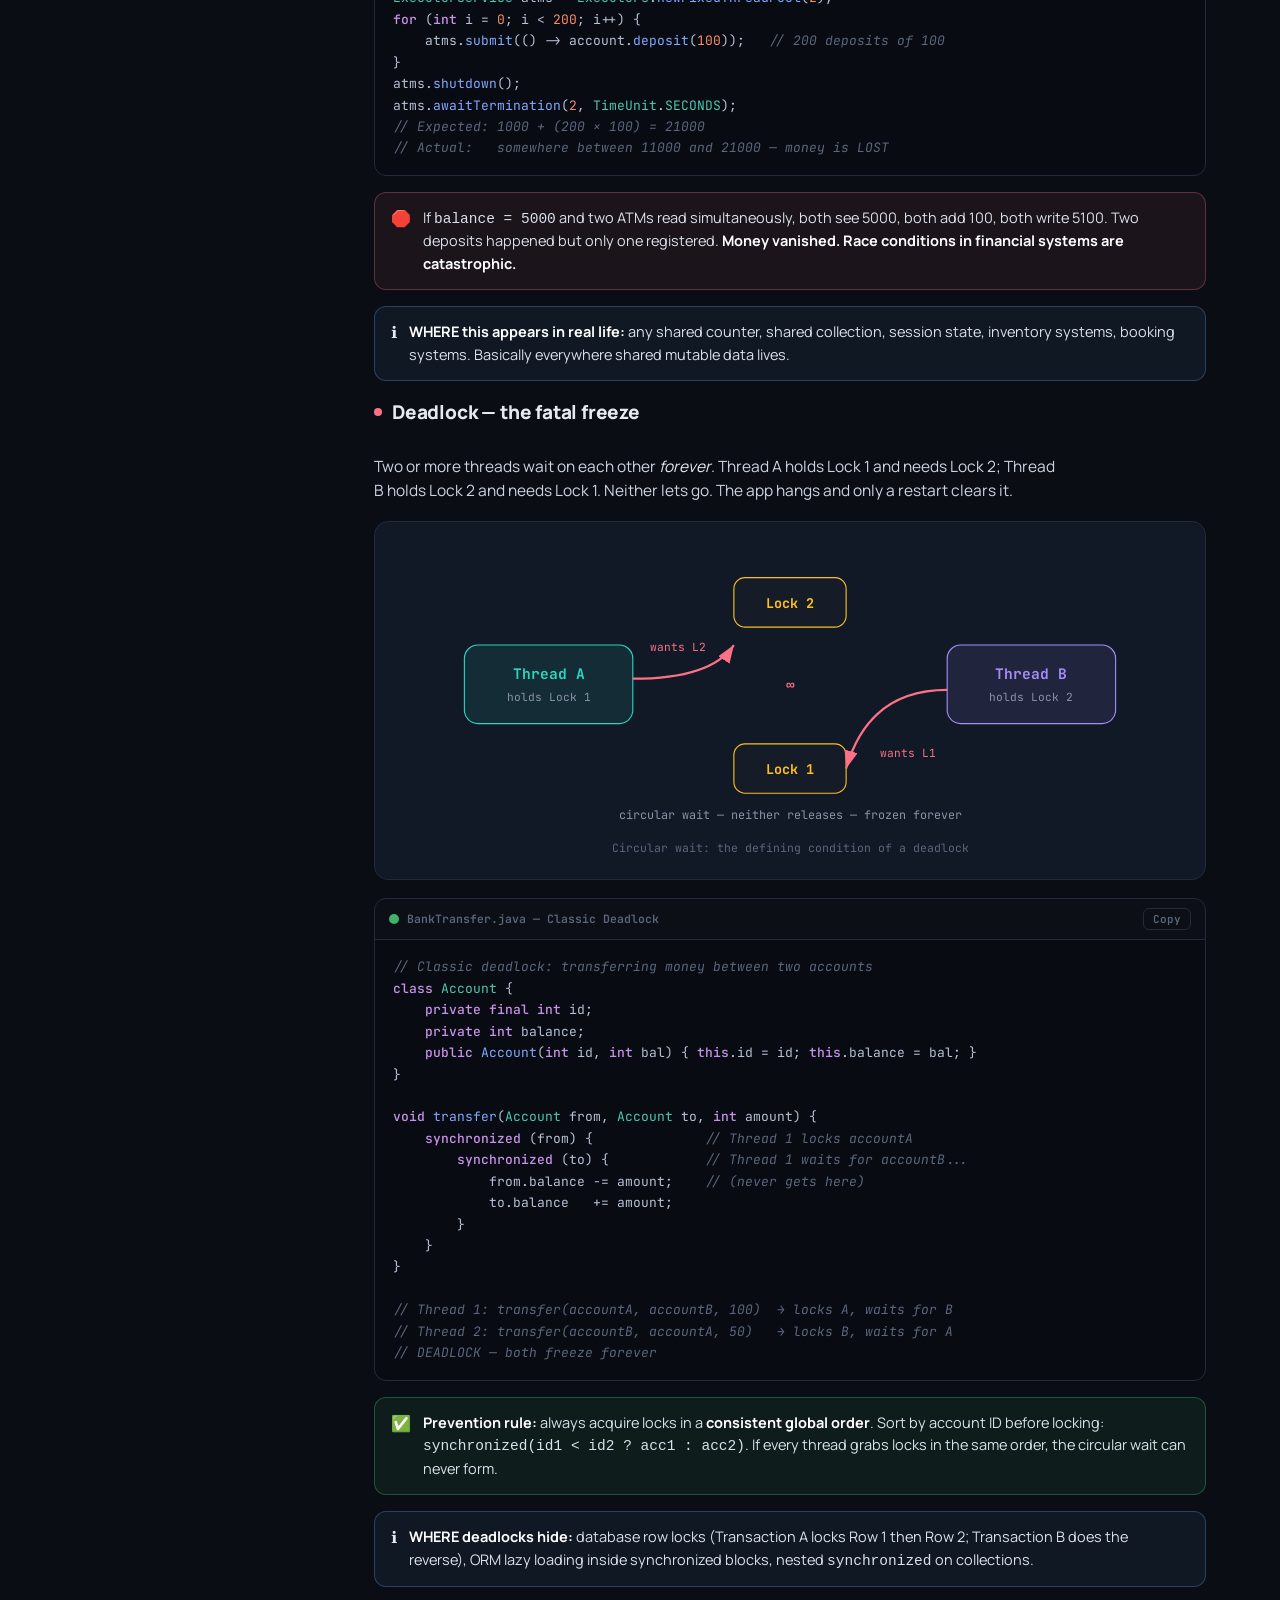
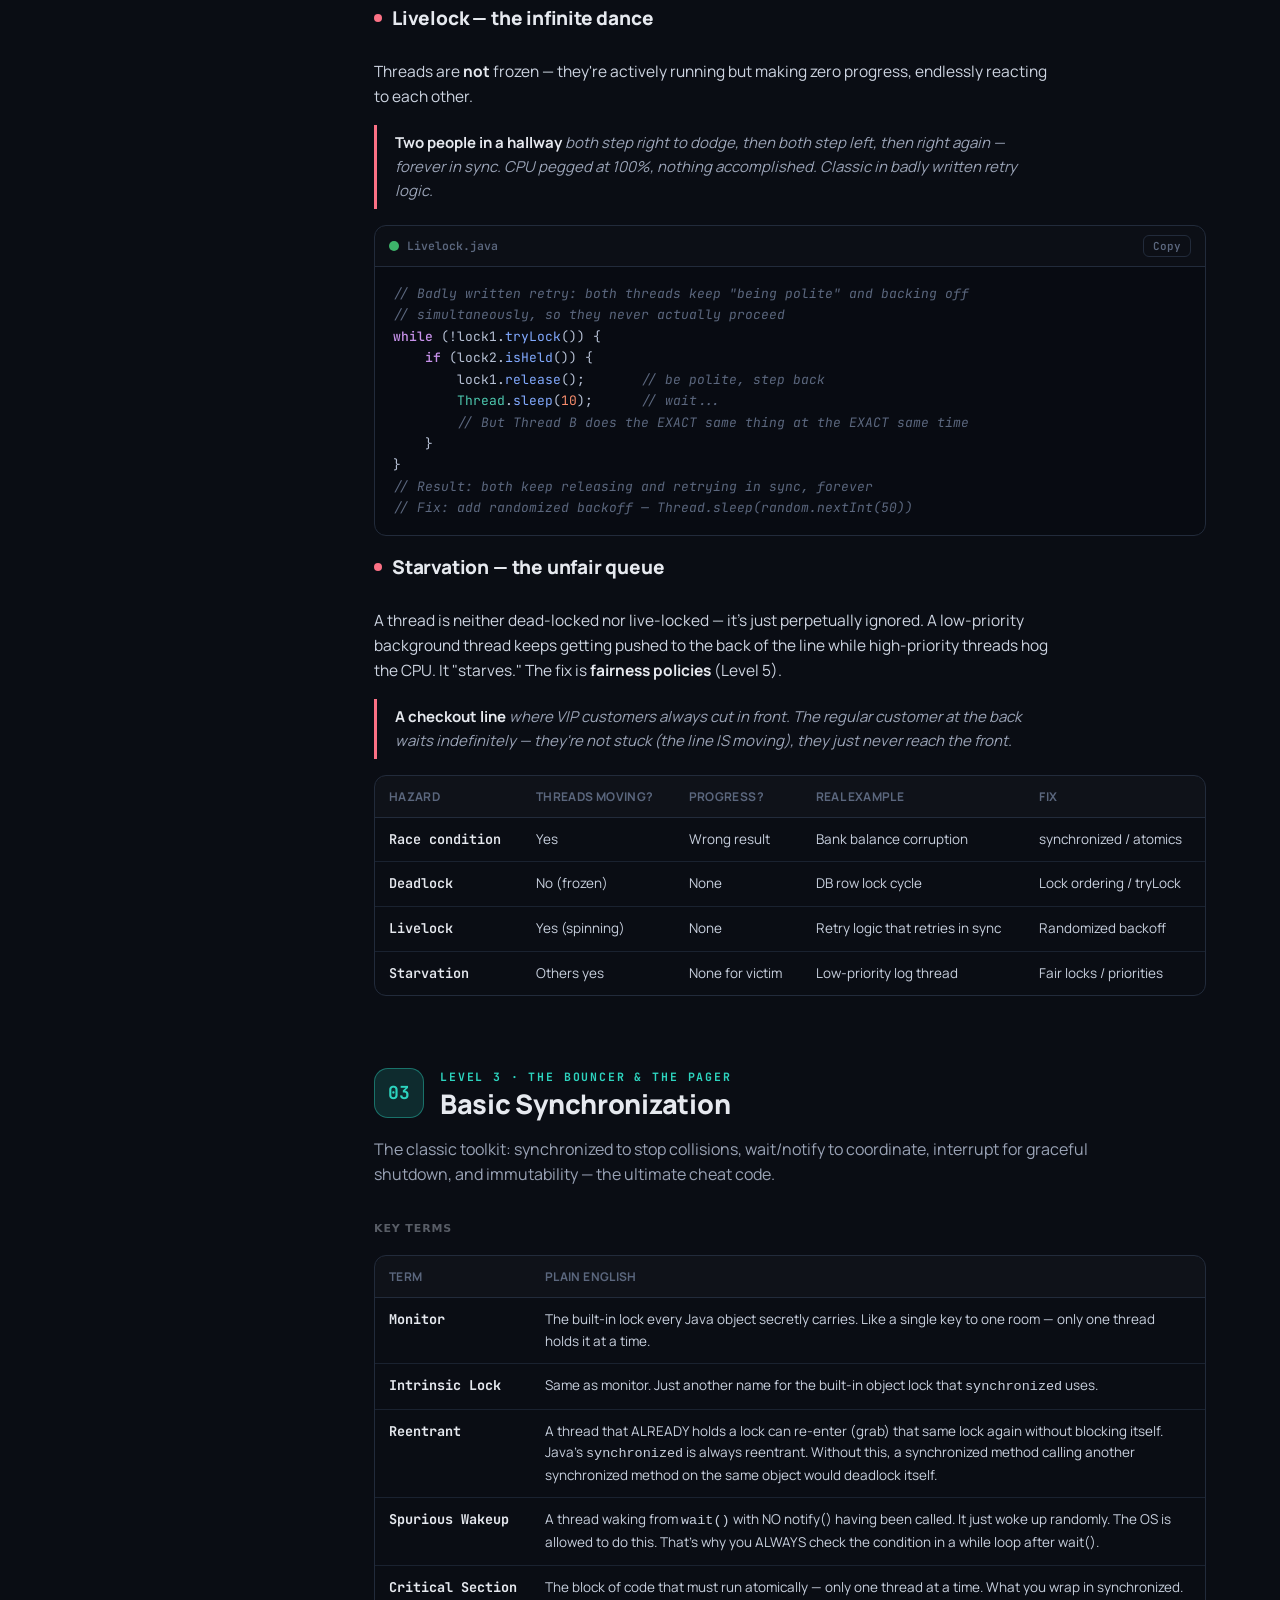
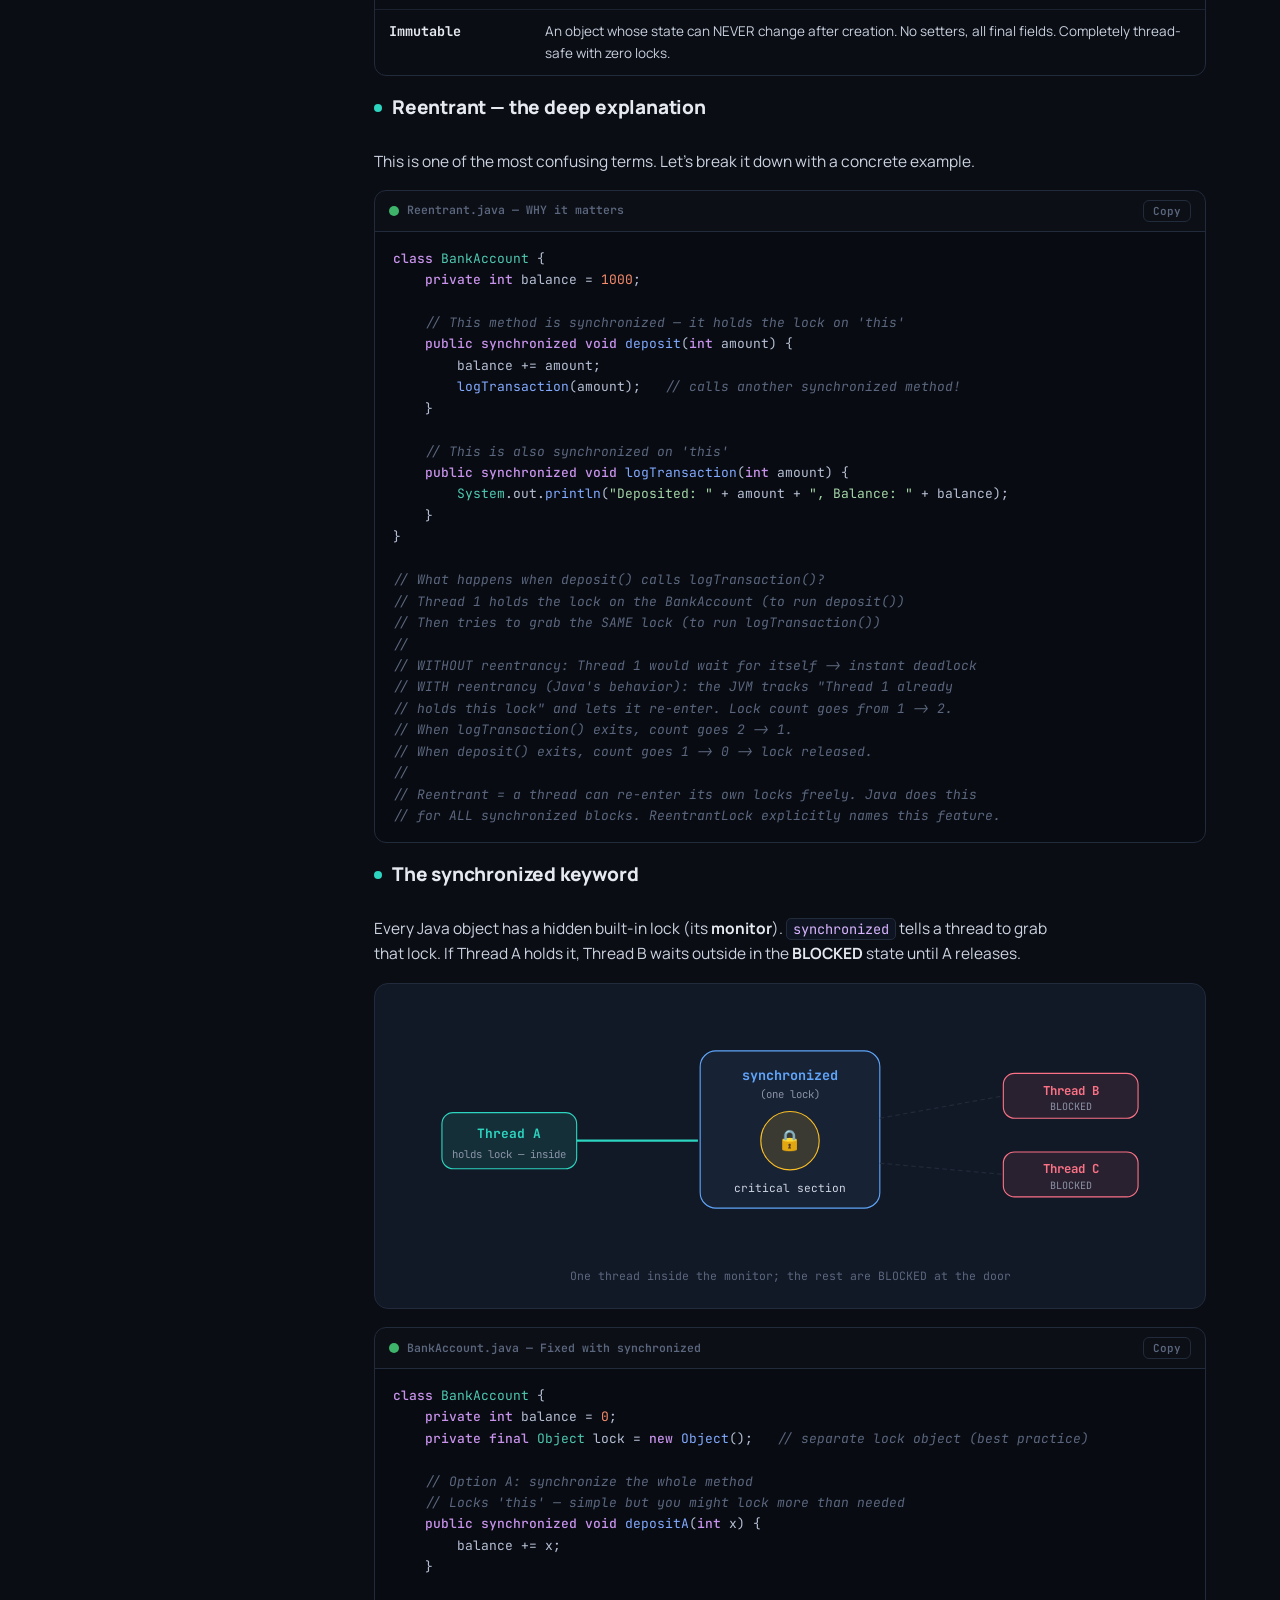
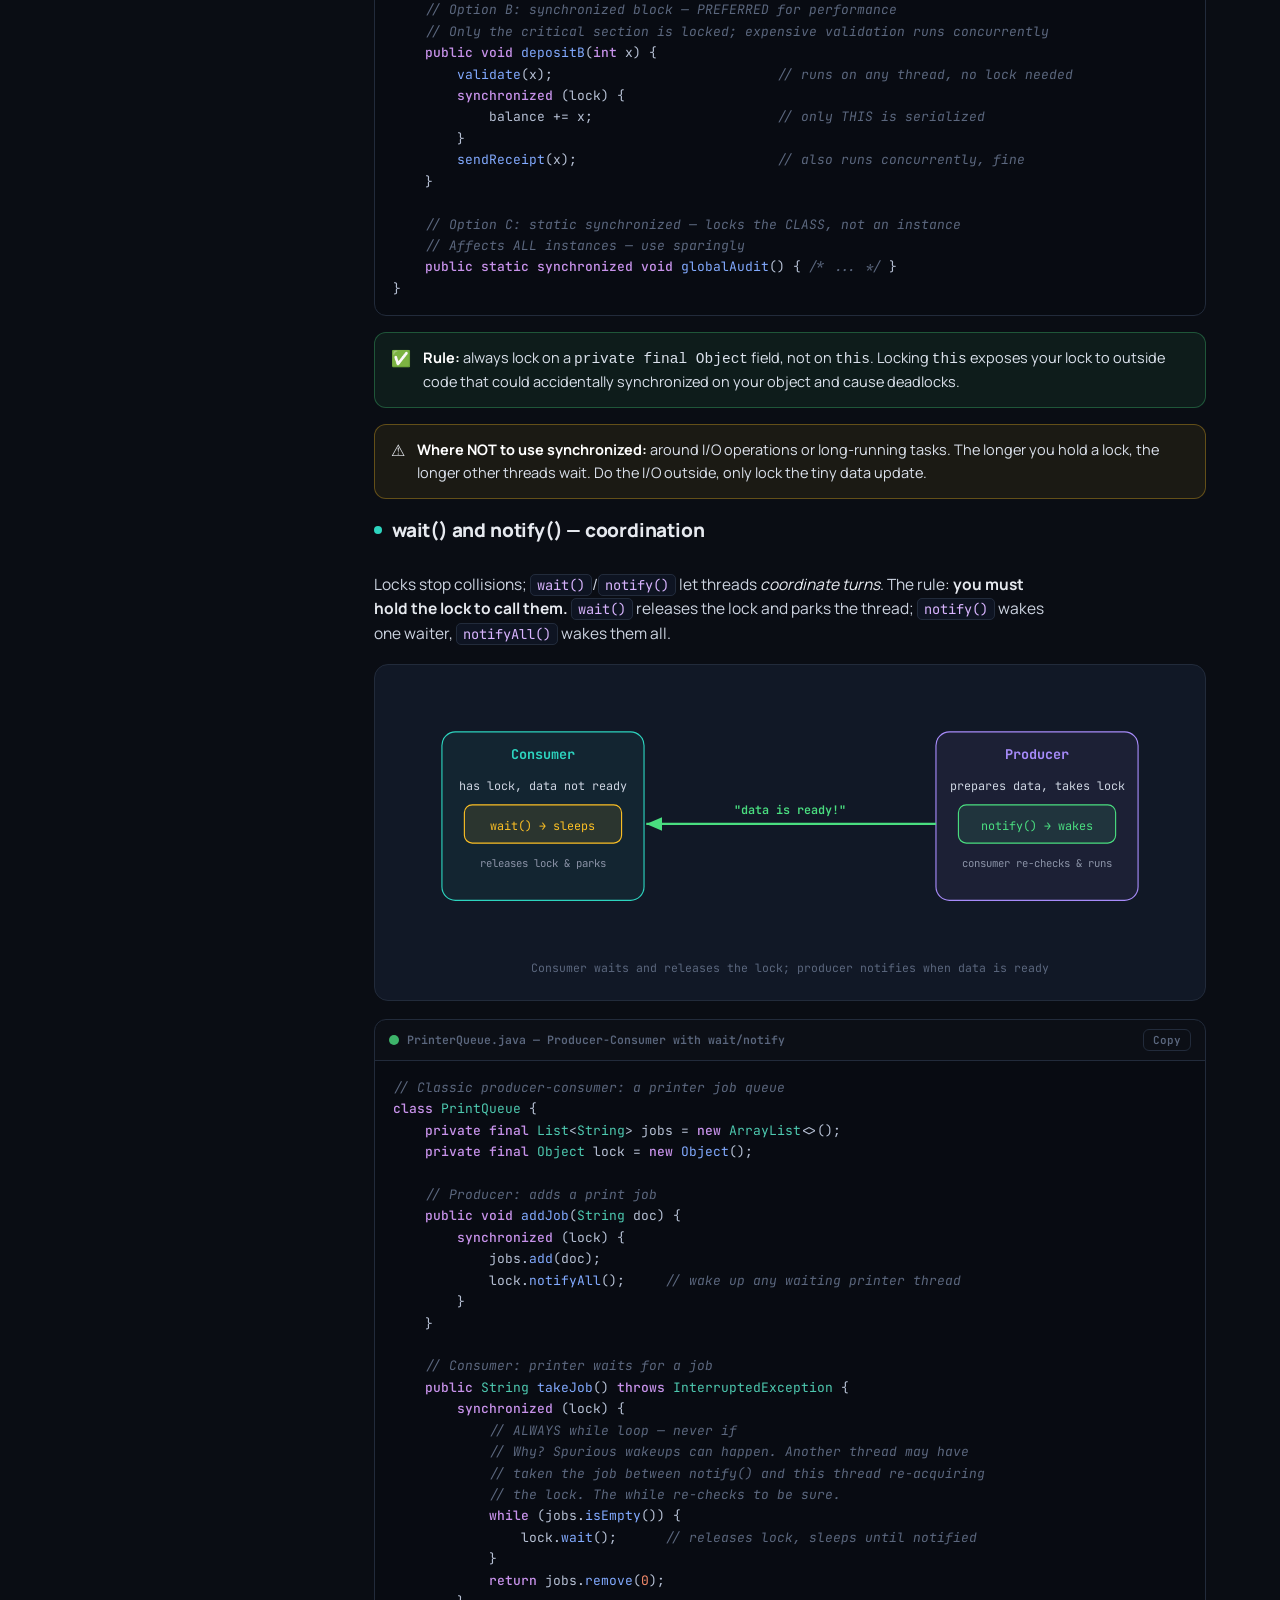
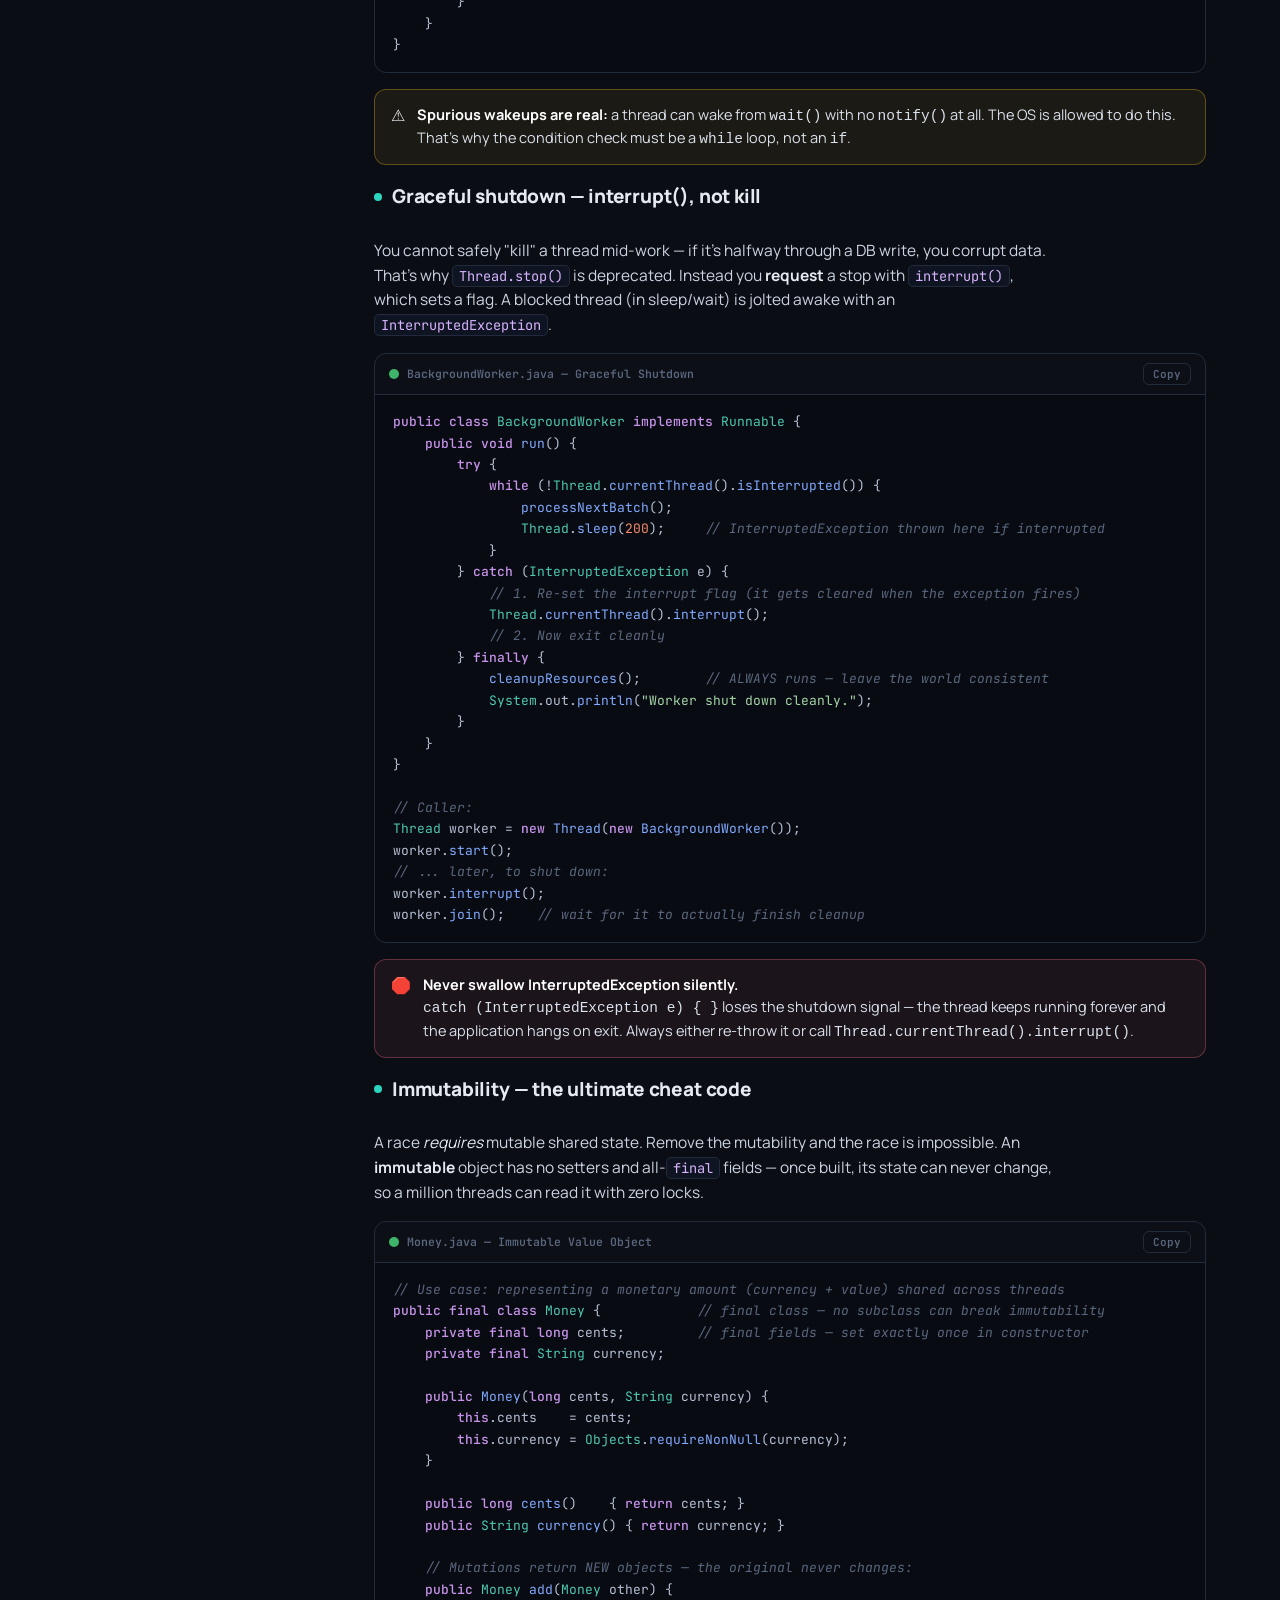
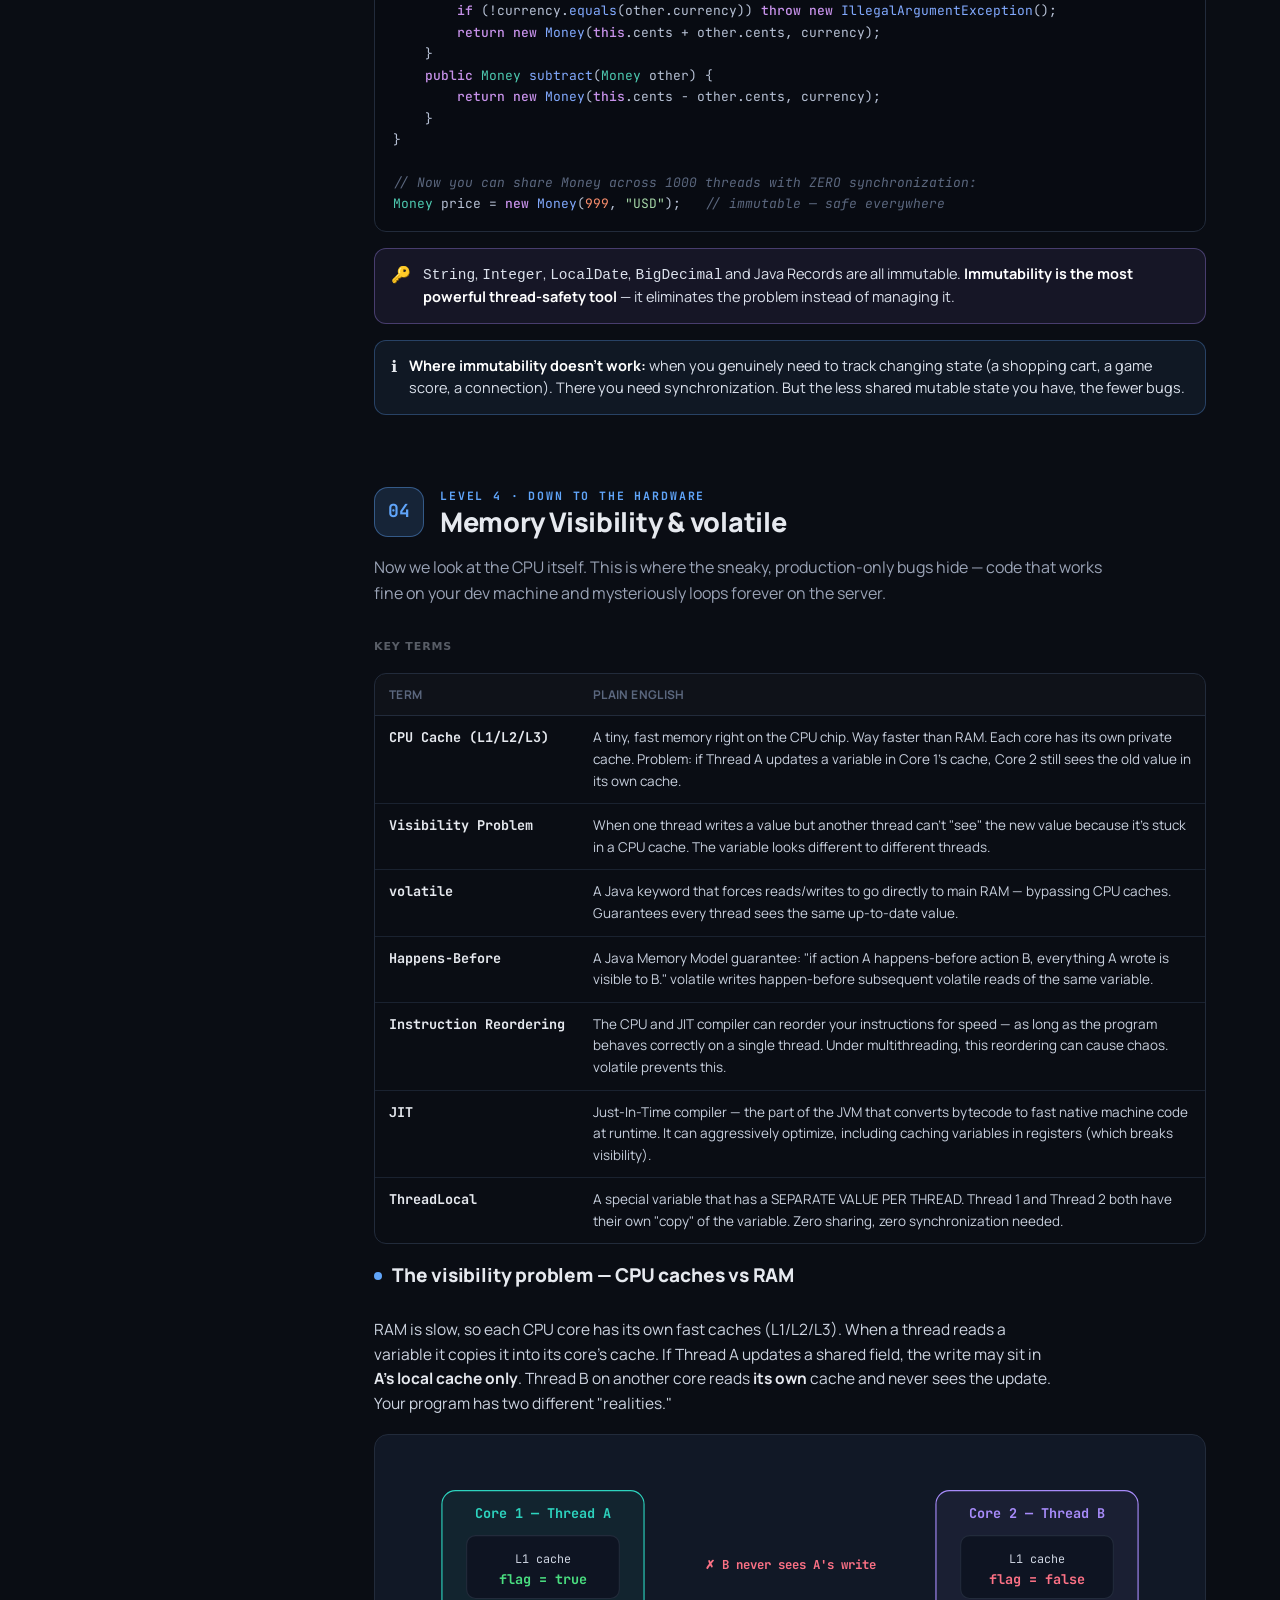
<file: multi-threading/index.html>
<!DOCTYPE html>
<html lang="en">
<head>
  <meta charset="utf-8">
  <meta name="viewport" content="width=device-width, initial-scale=1">
  <title>Java Multithreading — The Complete Guide</title>
  <meta name="description" content="A complete, visual guide to Java multithreading — from CPU caches to virtual threads. Diagrams, runnable code, and production gotchas across 10 levels.">
  <link rel="preconnect" href="https://fonts.googleapis.com">
  <link rel="preconnect" href="https://fonts.gstatic.com" crossorigin>
  <link rel="stylesheet" href="styles.css">
</head>
<body>
  <div class="progress" id="progress"></div>
  <button class="menu-btn" id="menuBtn" aria-label="Menu">☰</button>

  <div class="app">
    <aside class="sidebar" id="sidebar">
      <div class="sidebar__head">
        <button class="sidebar__toggle" id="collapseBtn" type="button" aria-label="Collapse sidebar" title="Collapse">«</button>
        <div class="sidebar__mark" aria-hidden="true">JM</div>
        <div class="sidebar__title">Java<br>Multithreading</div>
        <div class="sidebar__badges">
          <span class="badge">11 Levels</span>
          <span class="badge">Java 21</span>
        </div>
      </div>
      <nav class="sidebar__nav" id="nav"></nav>
      <div class="sidebar__foot">
        <b>Tip:</b> click any level to jump. Everything lives on one page — built for deep study and fast revision.
      </div>
    </aside>

    <div class="scrim" id="scrim"></div>

    <main class="main">
      <div class="content" id="content"></div>
    </main>
  </div>

  <button class="to-top" id="toTop" aria-label="Back to top">↑</button>

  <script src="diagrams.js"></script>
  <script src="content.js"></script>
  <script src="app.js"></script>
  <script src="../draw.js"></script>
</body>
</html>
</file>
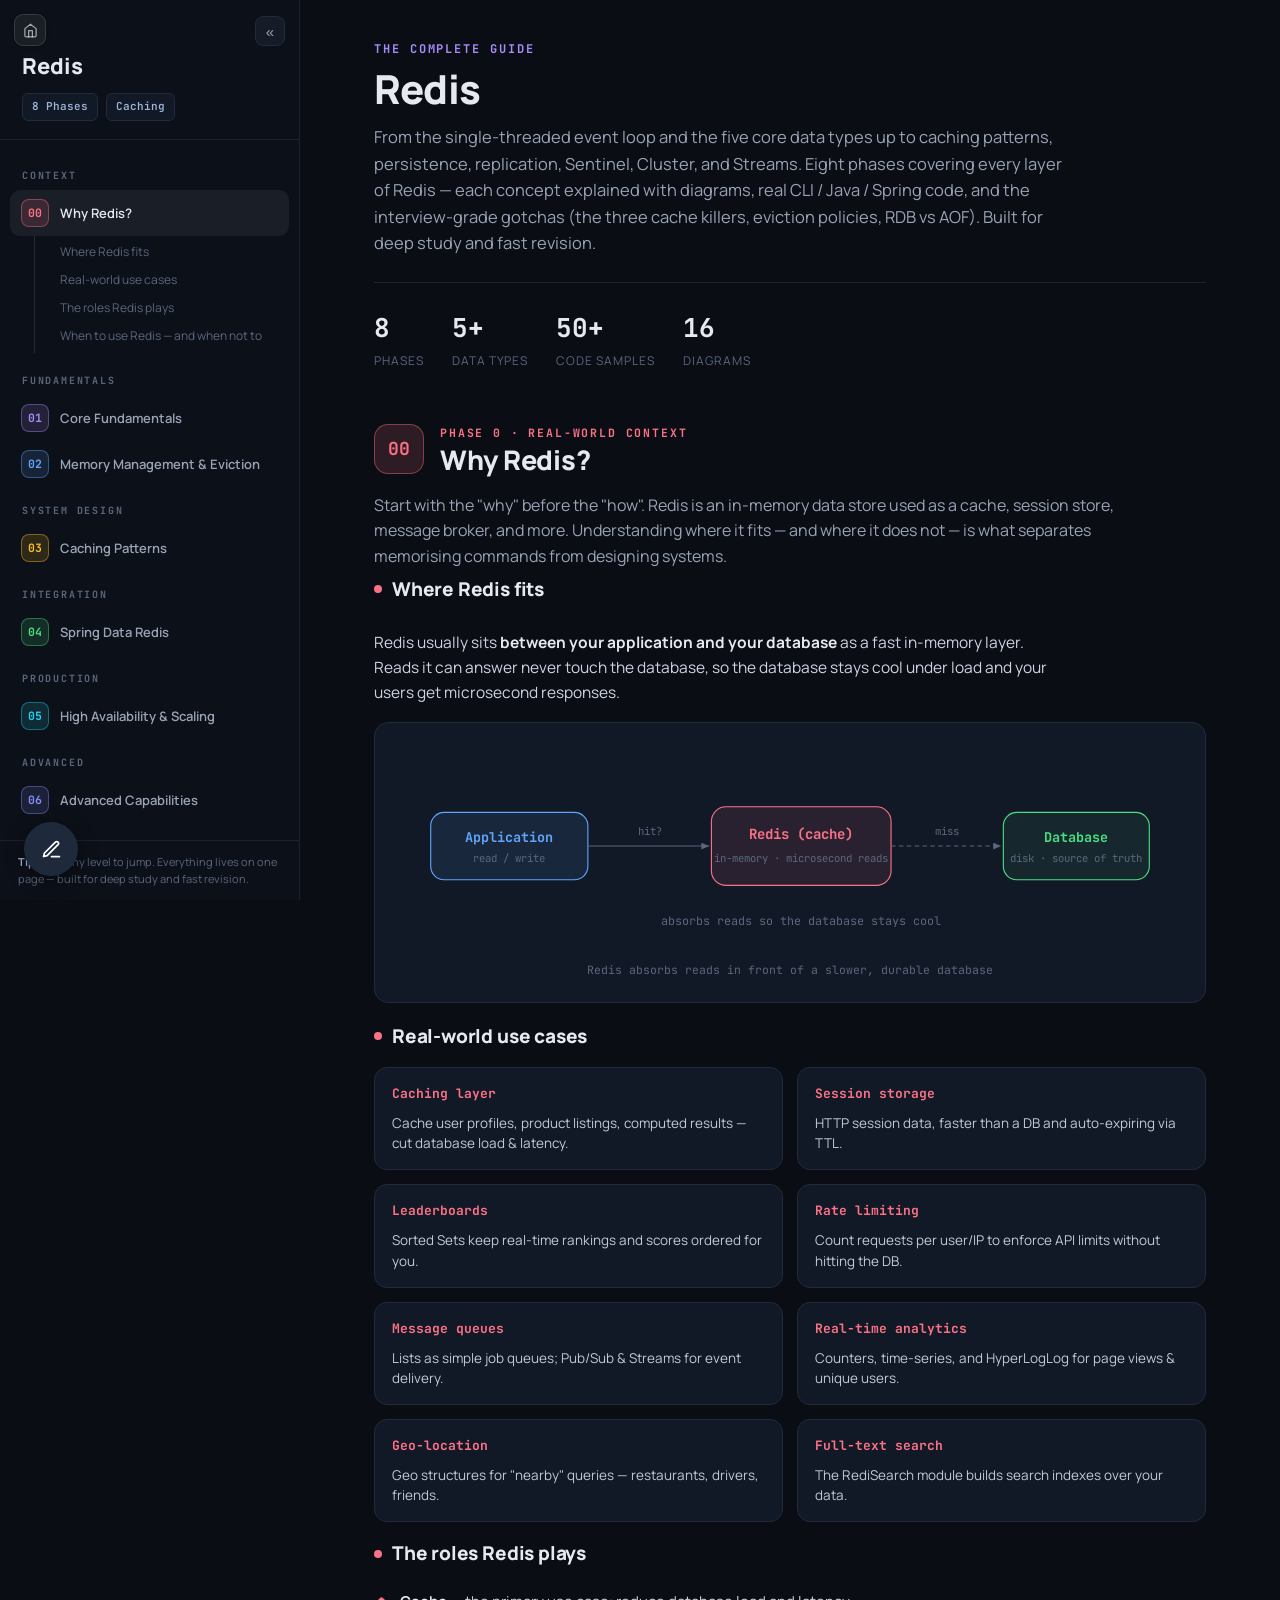
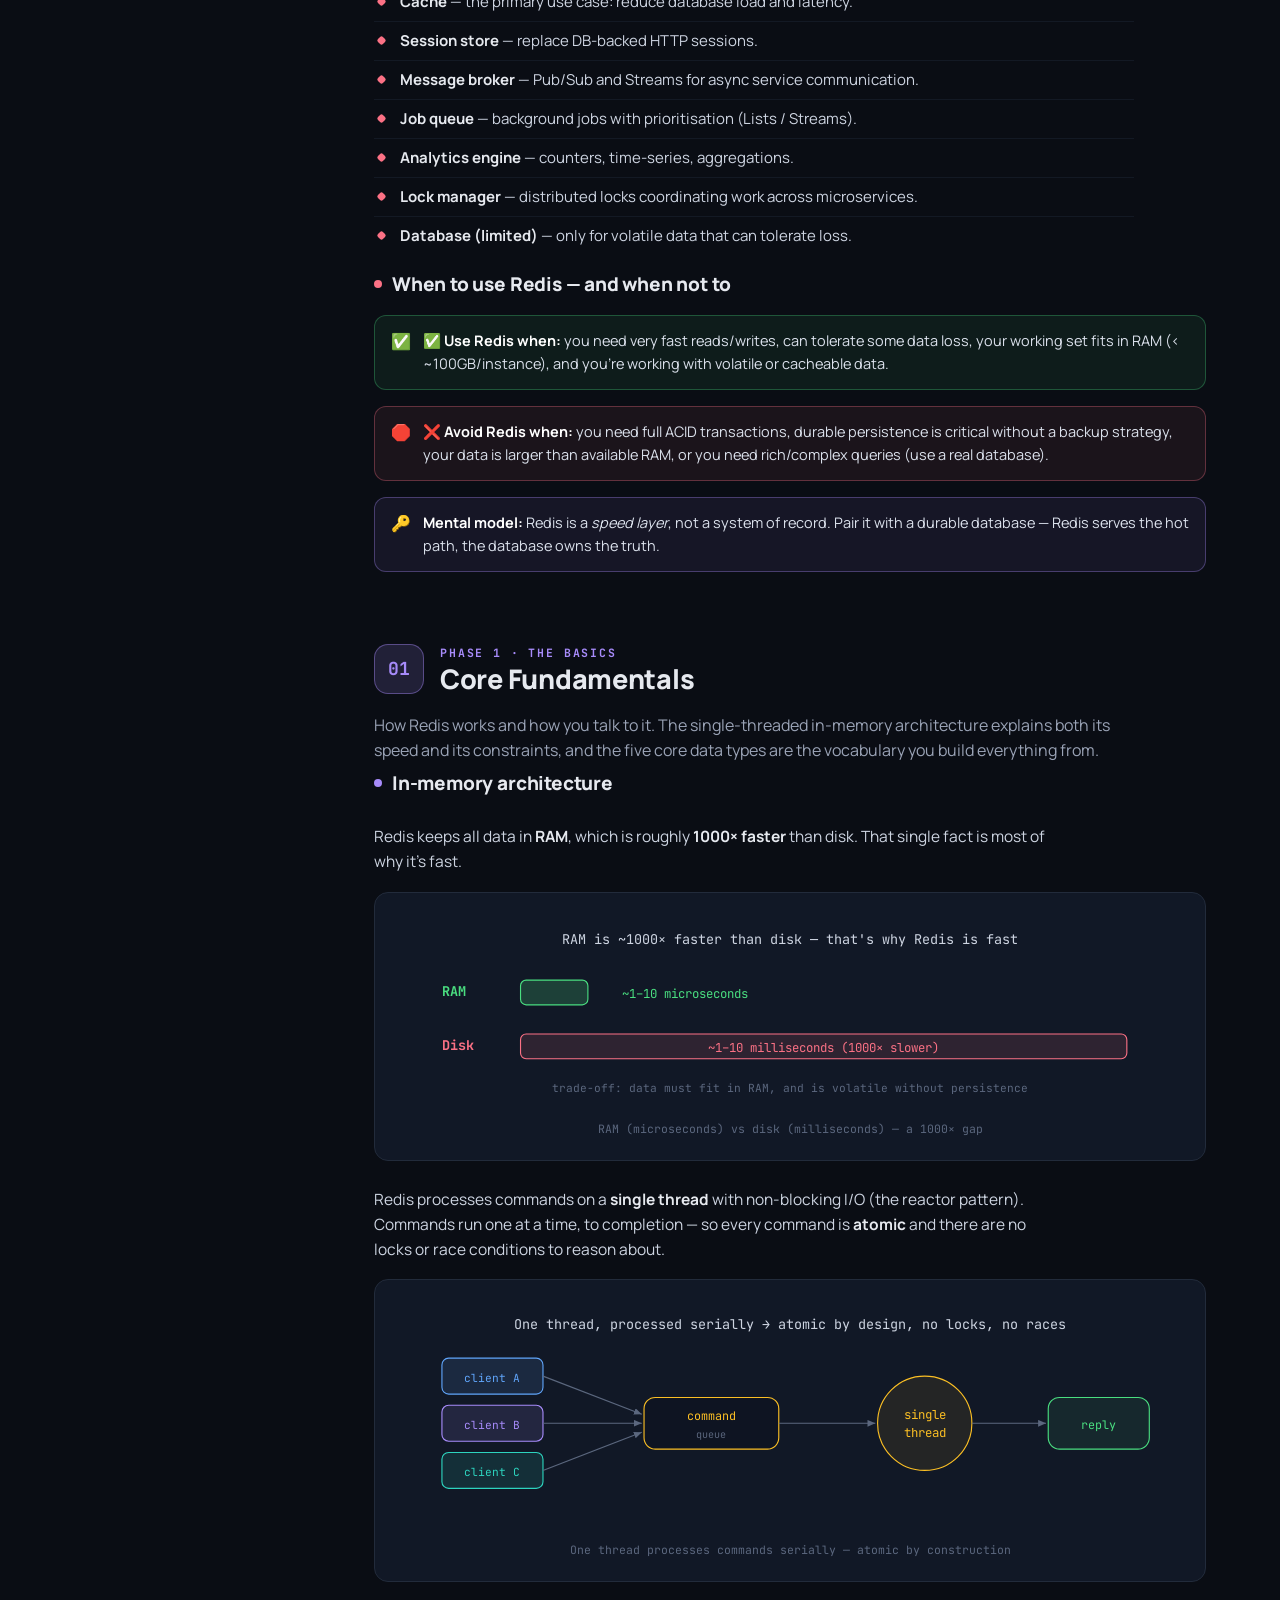
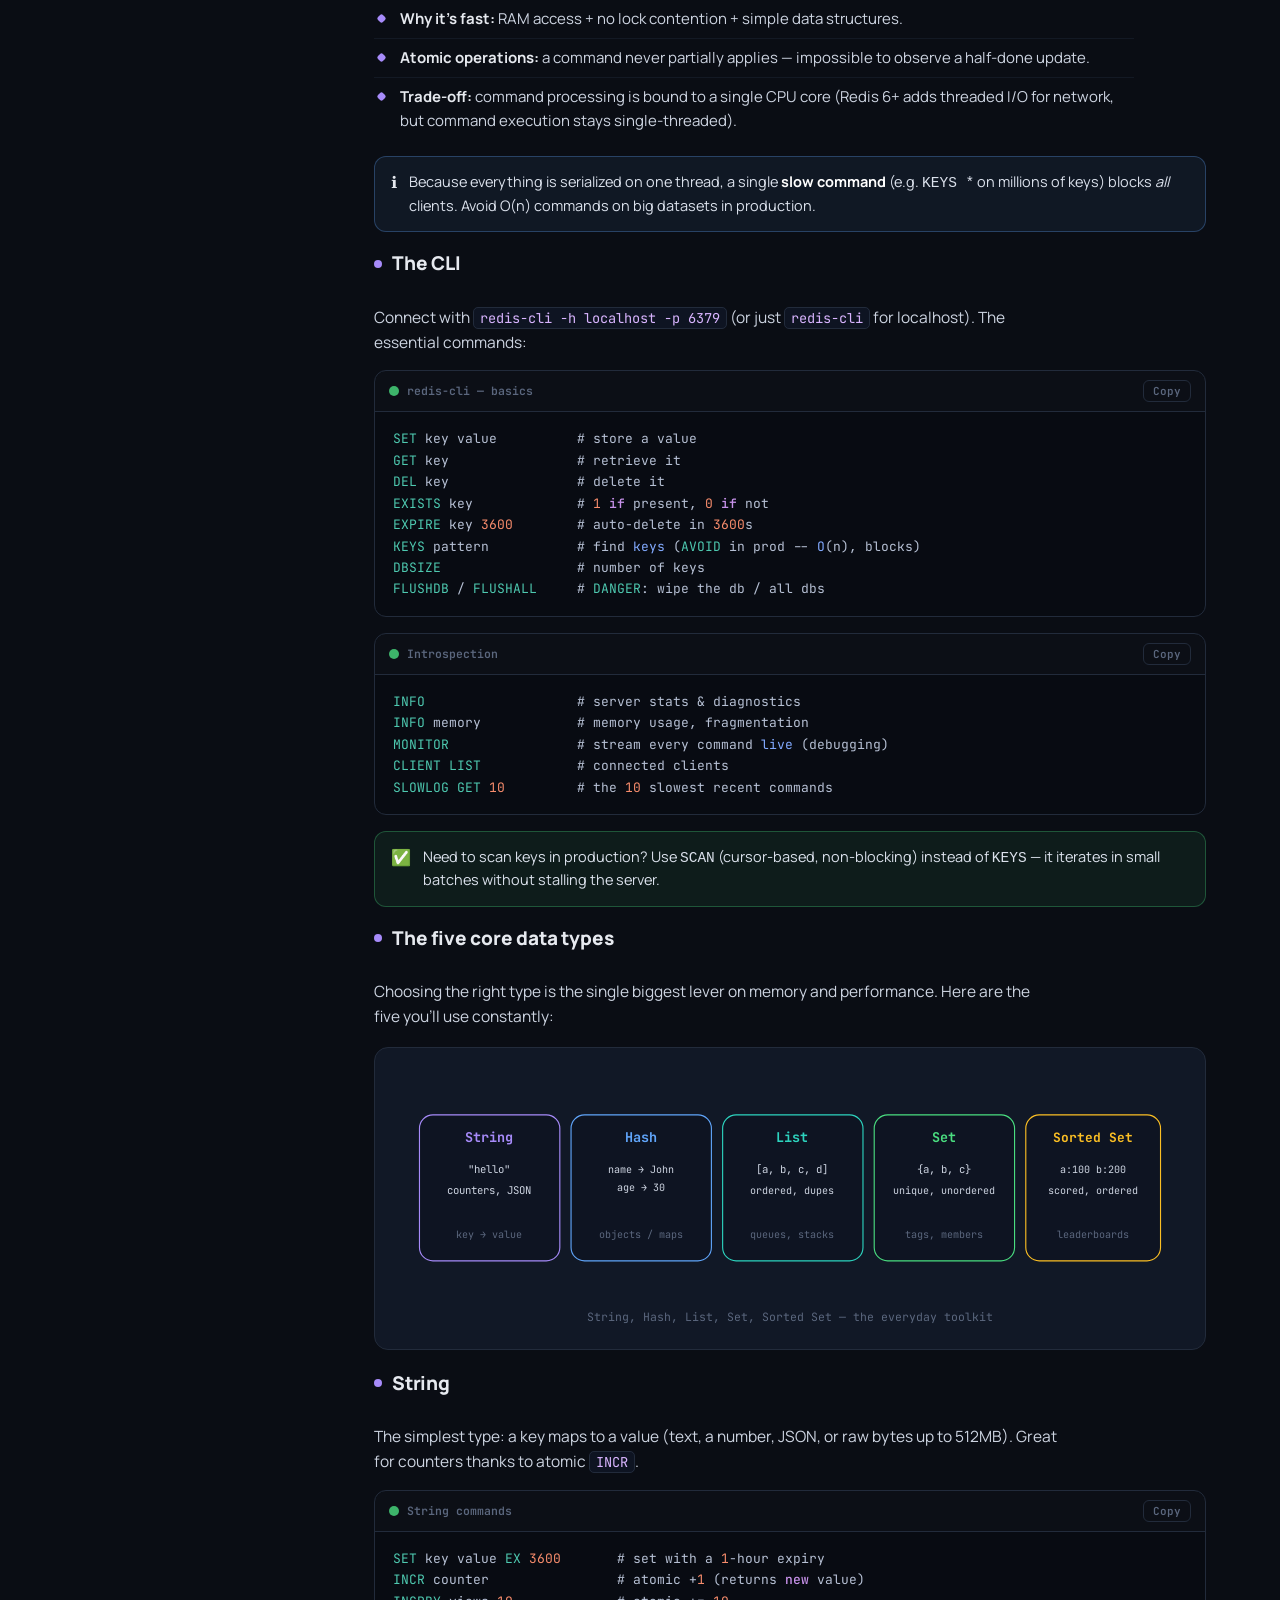
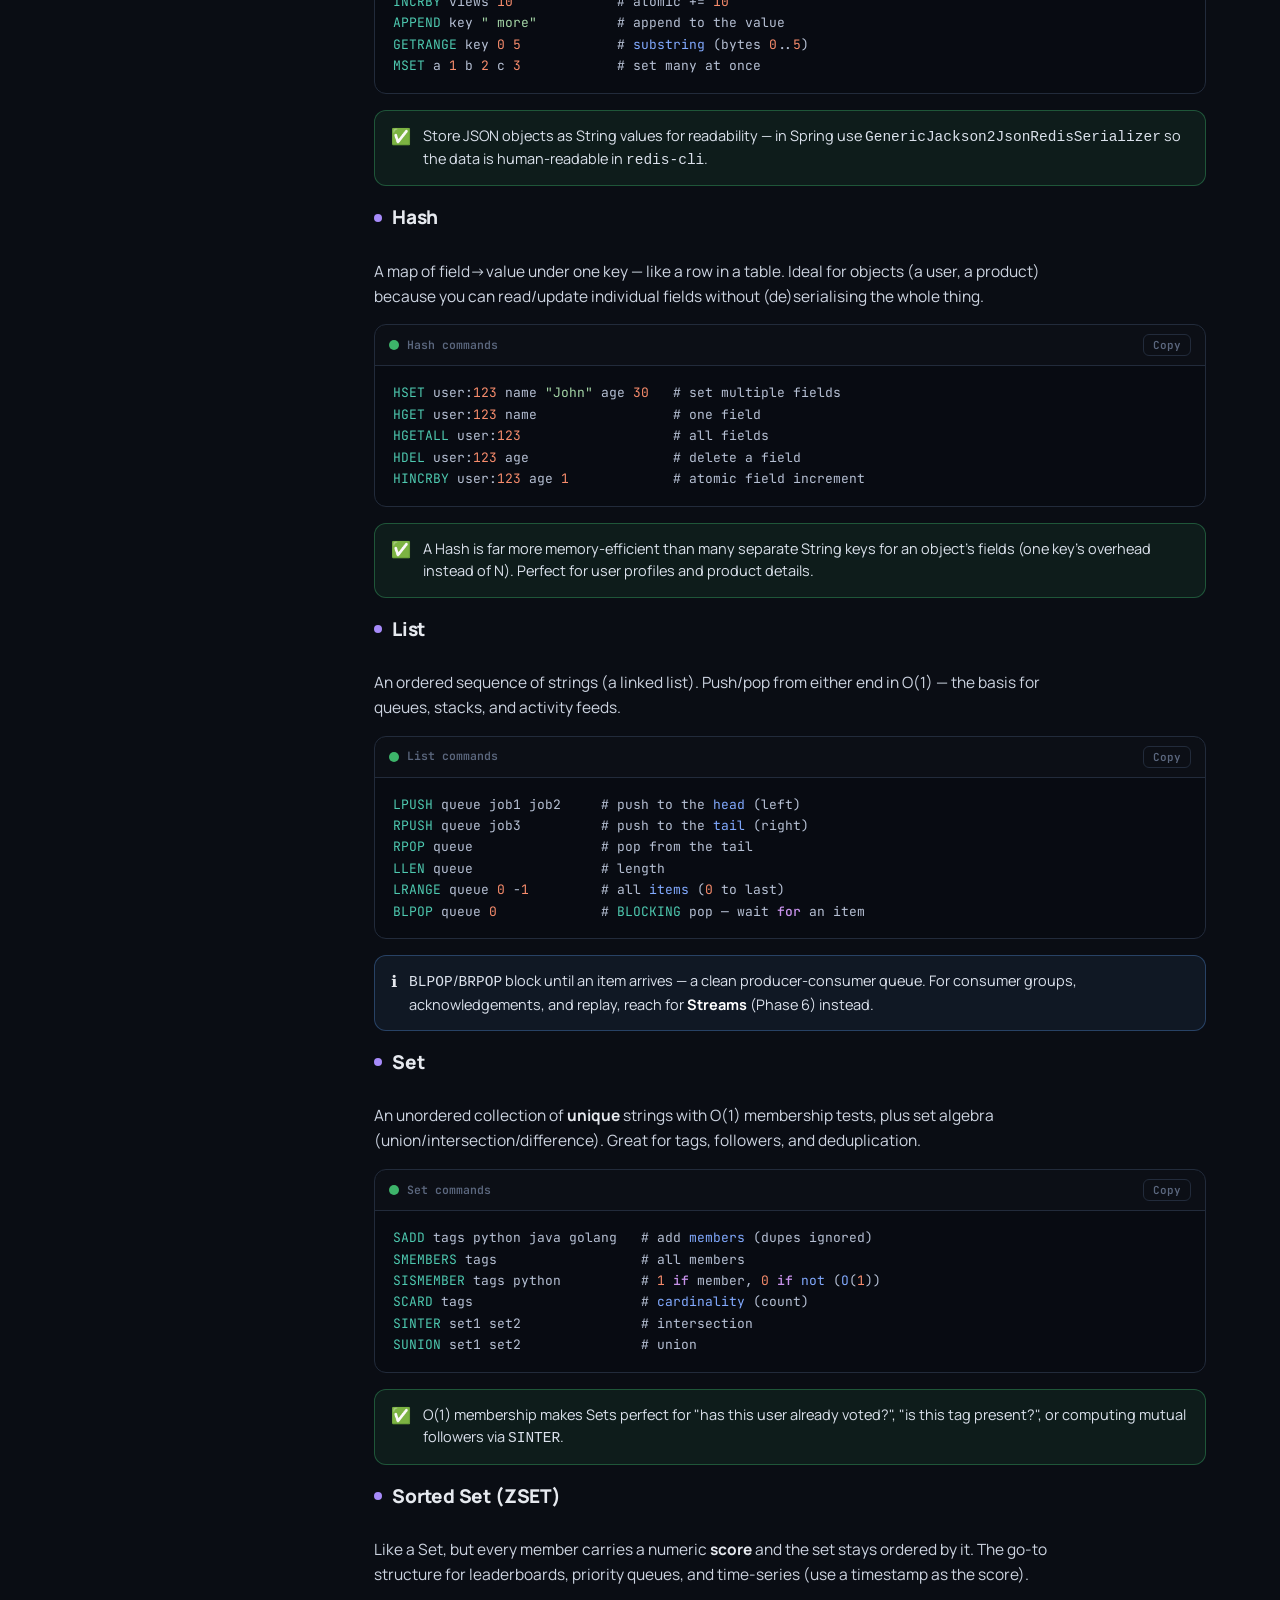
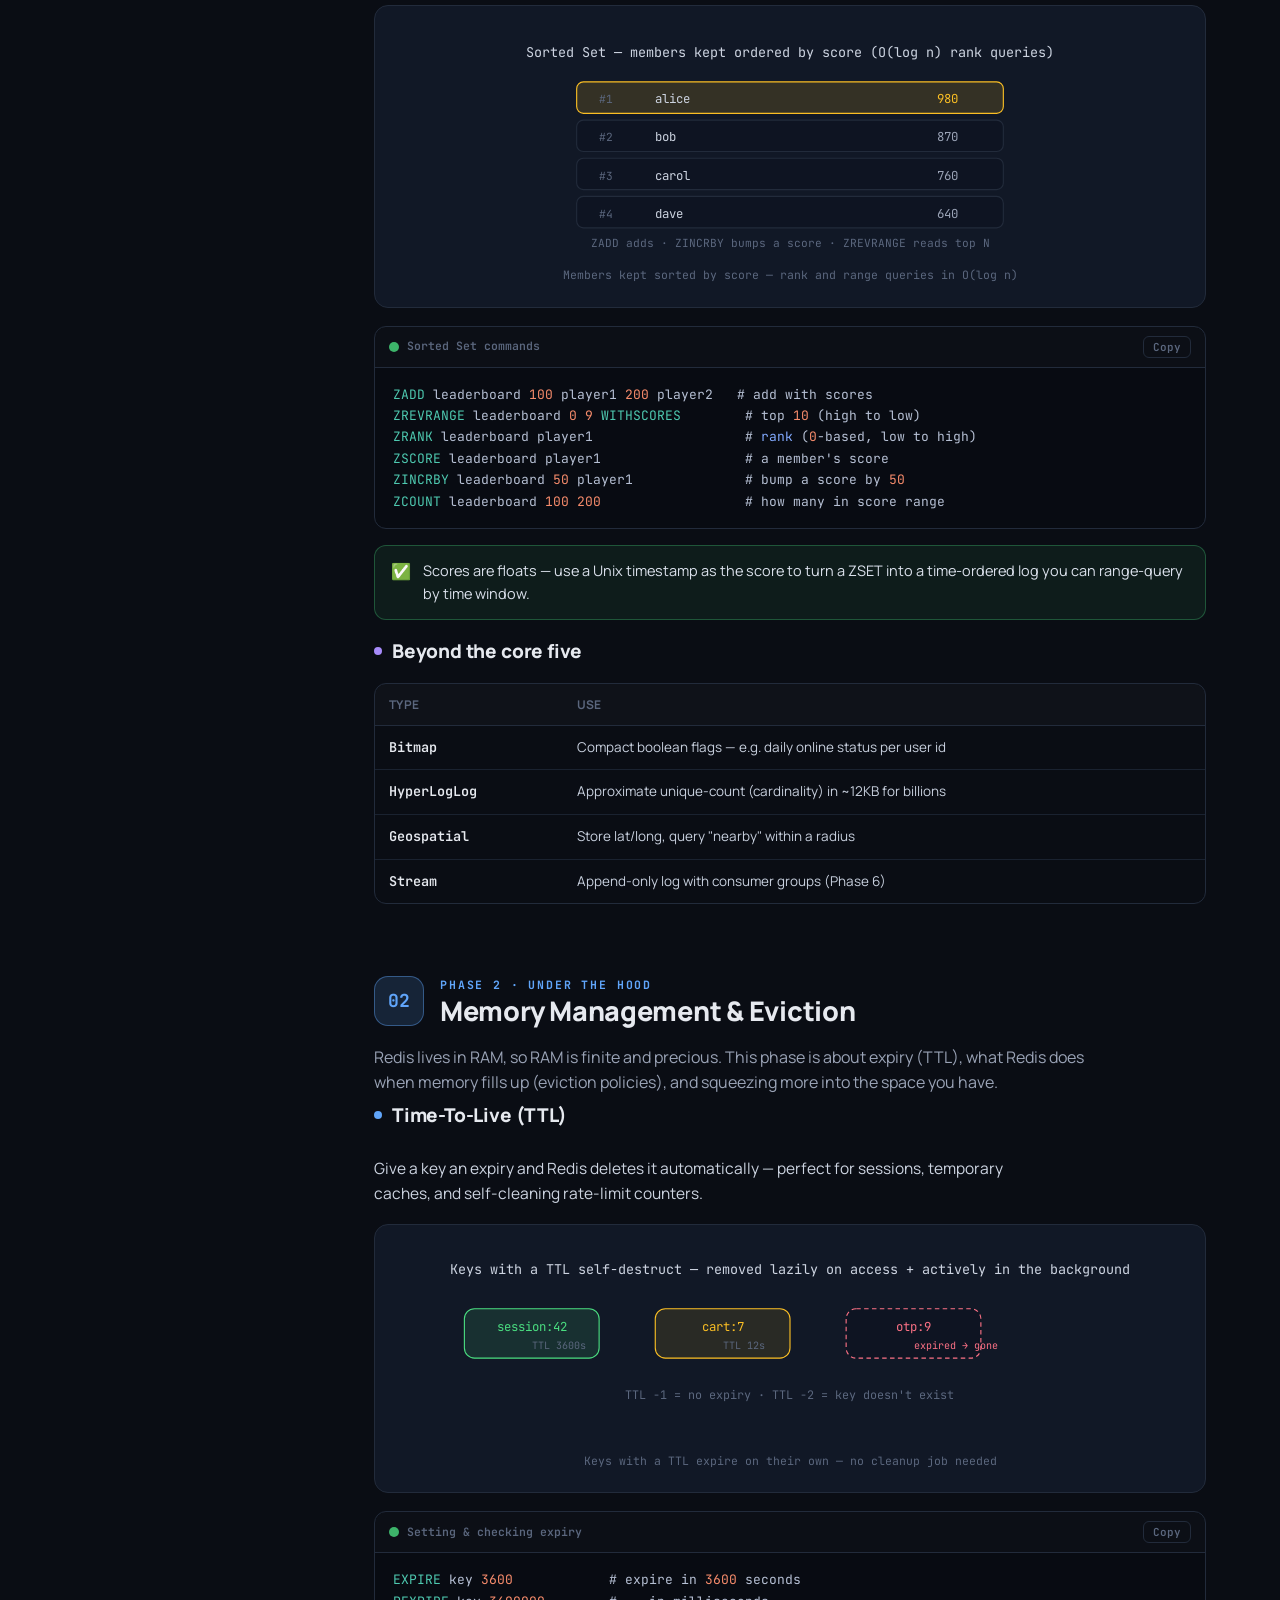
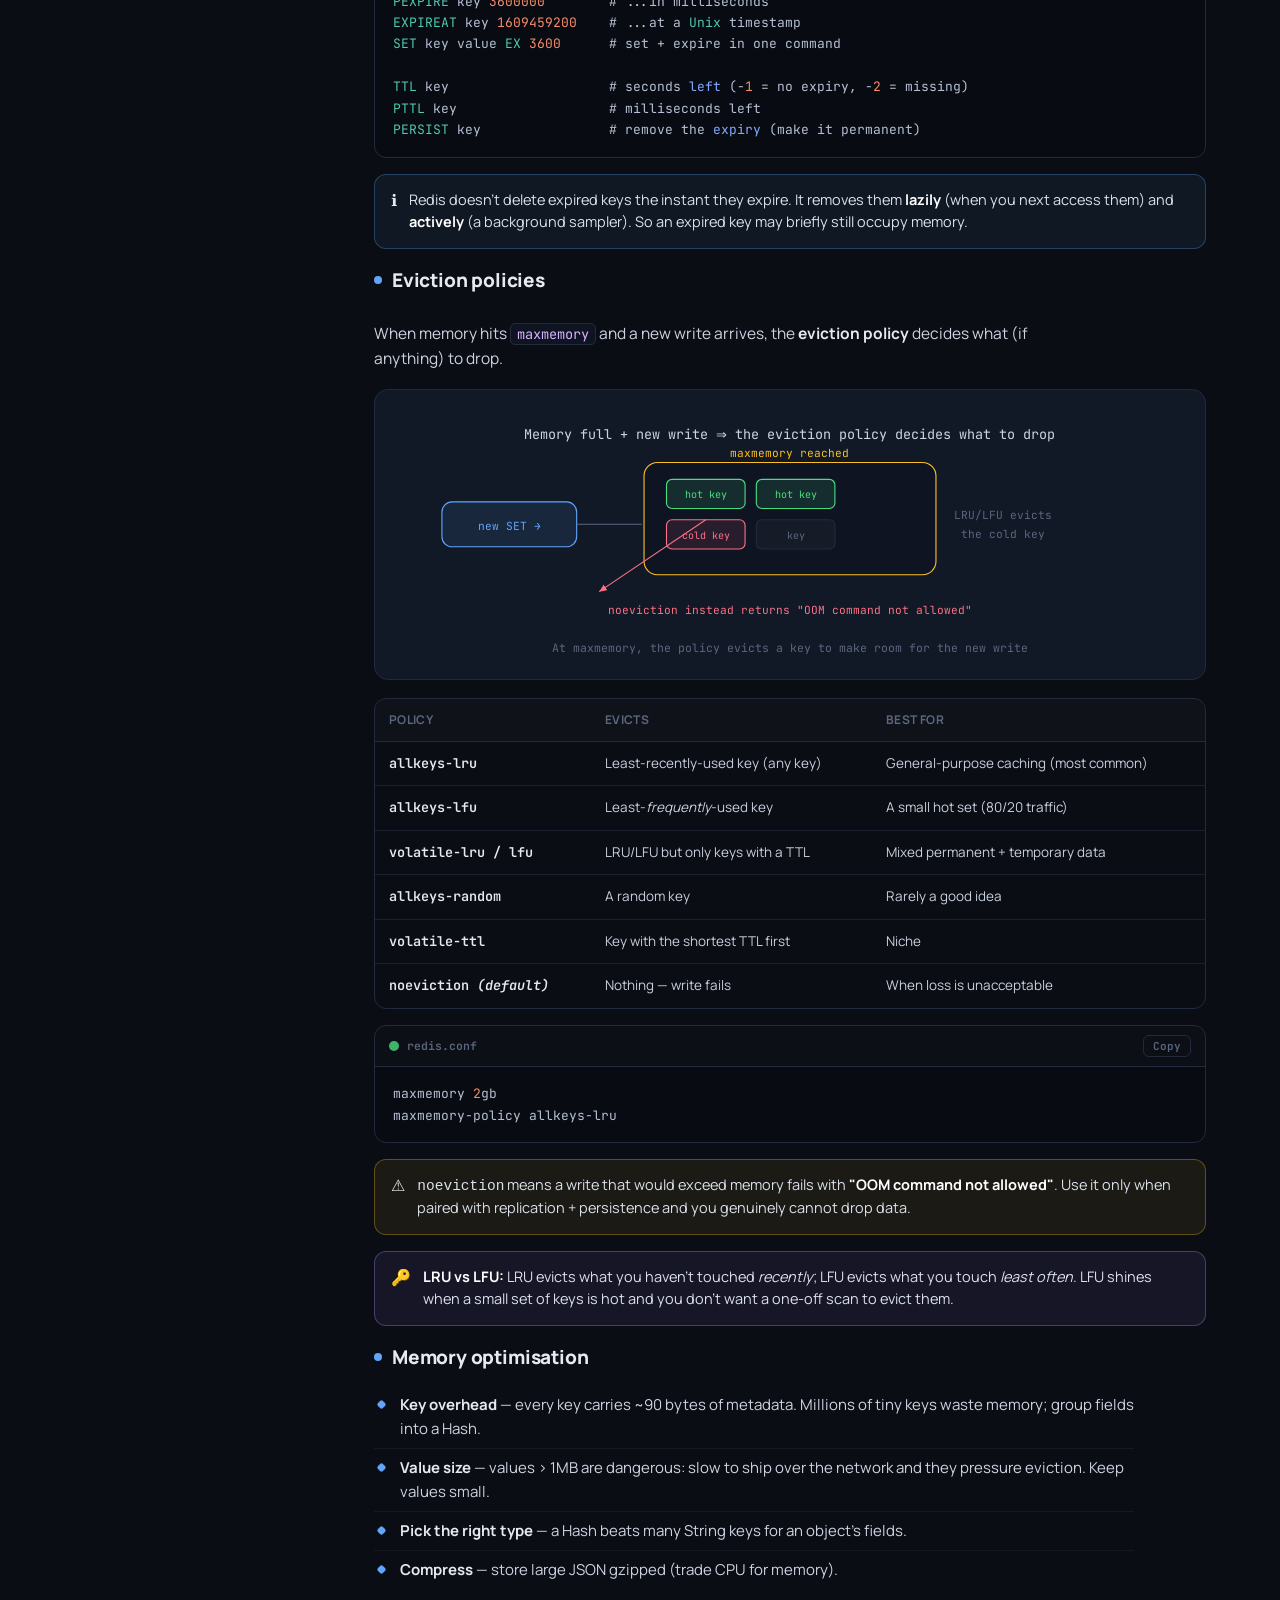
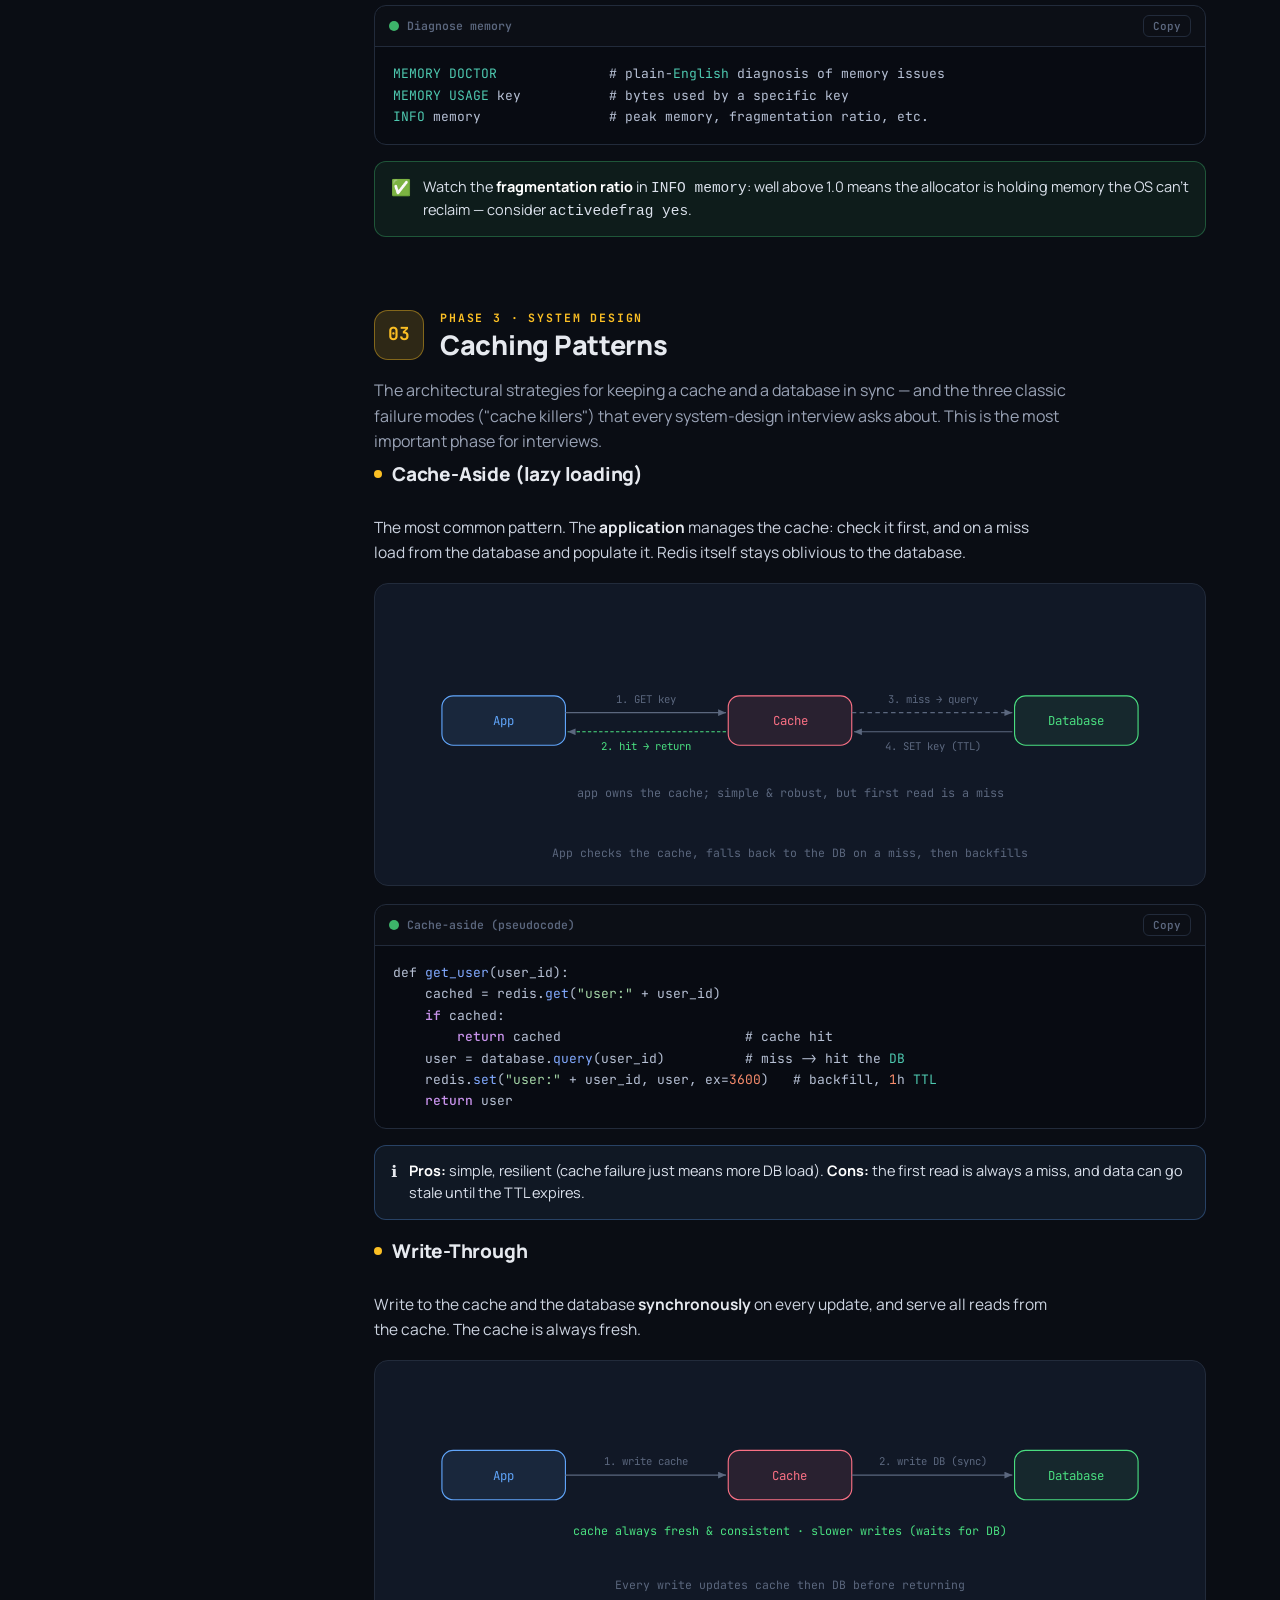
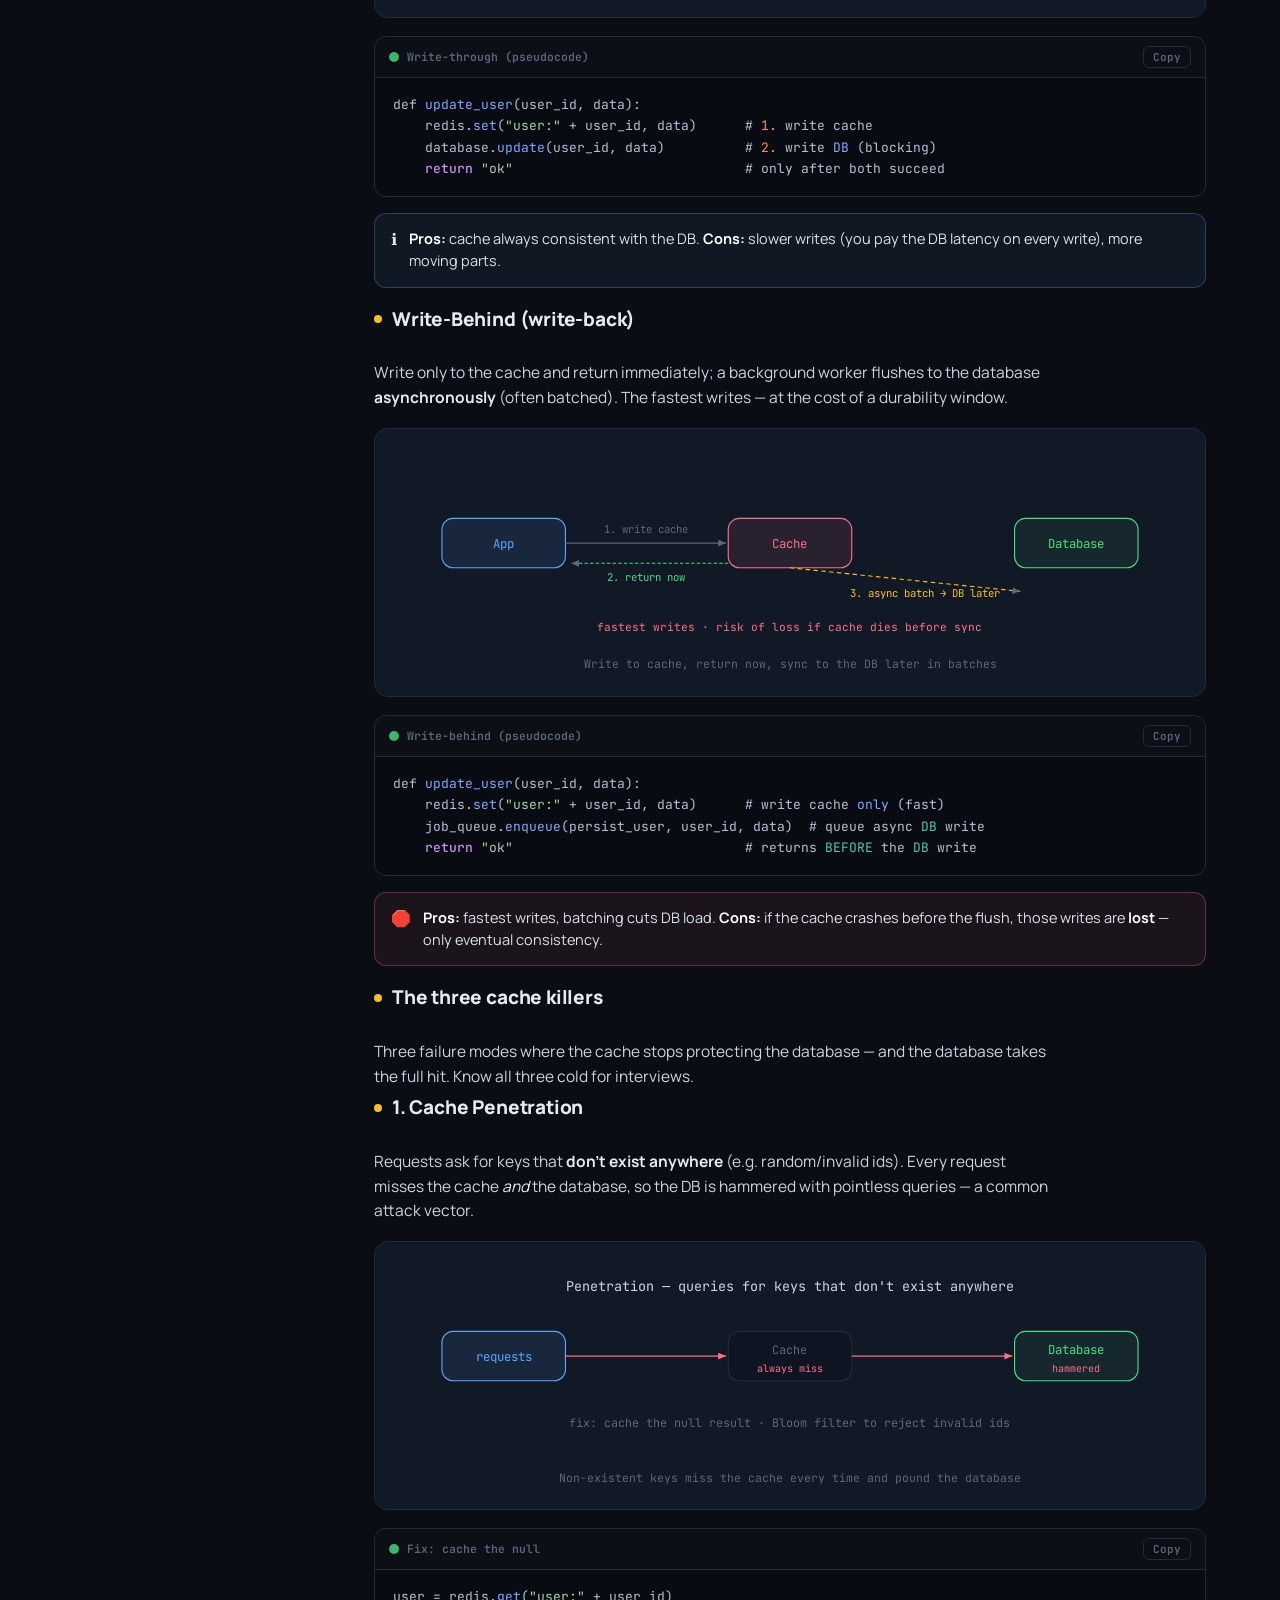
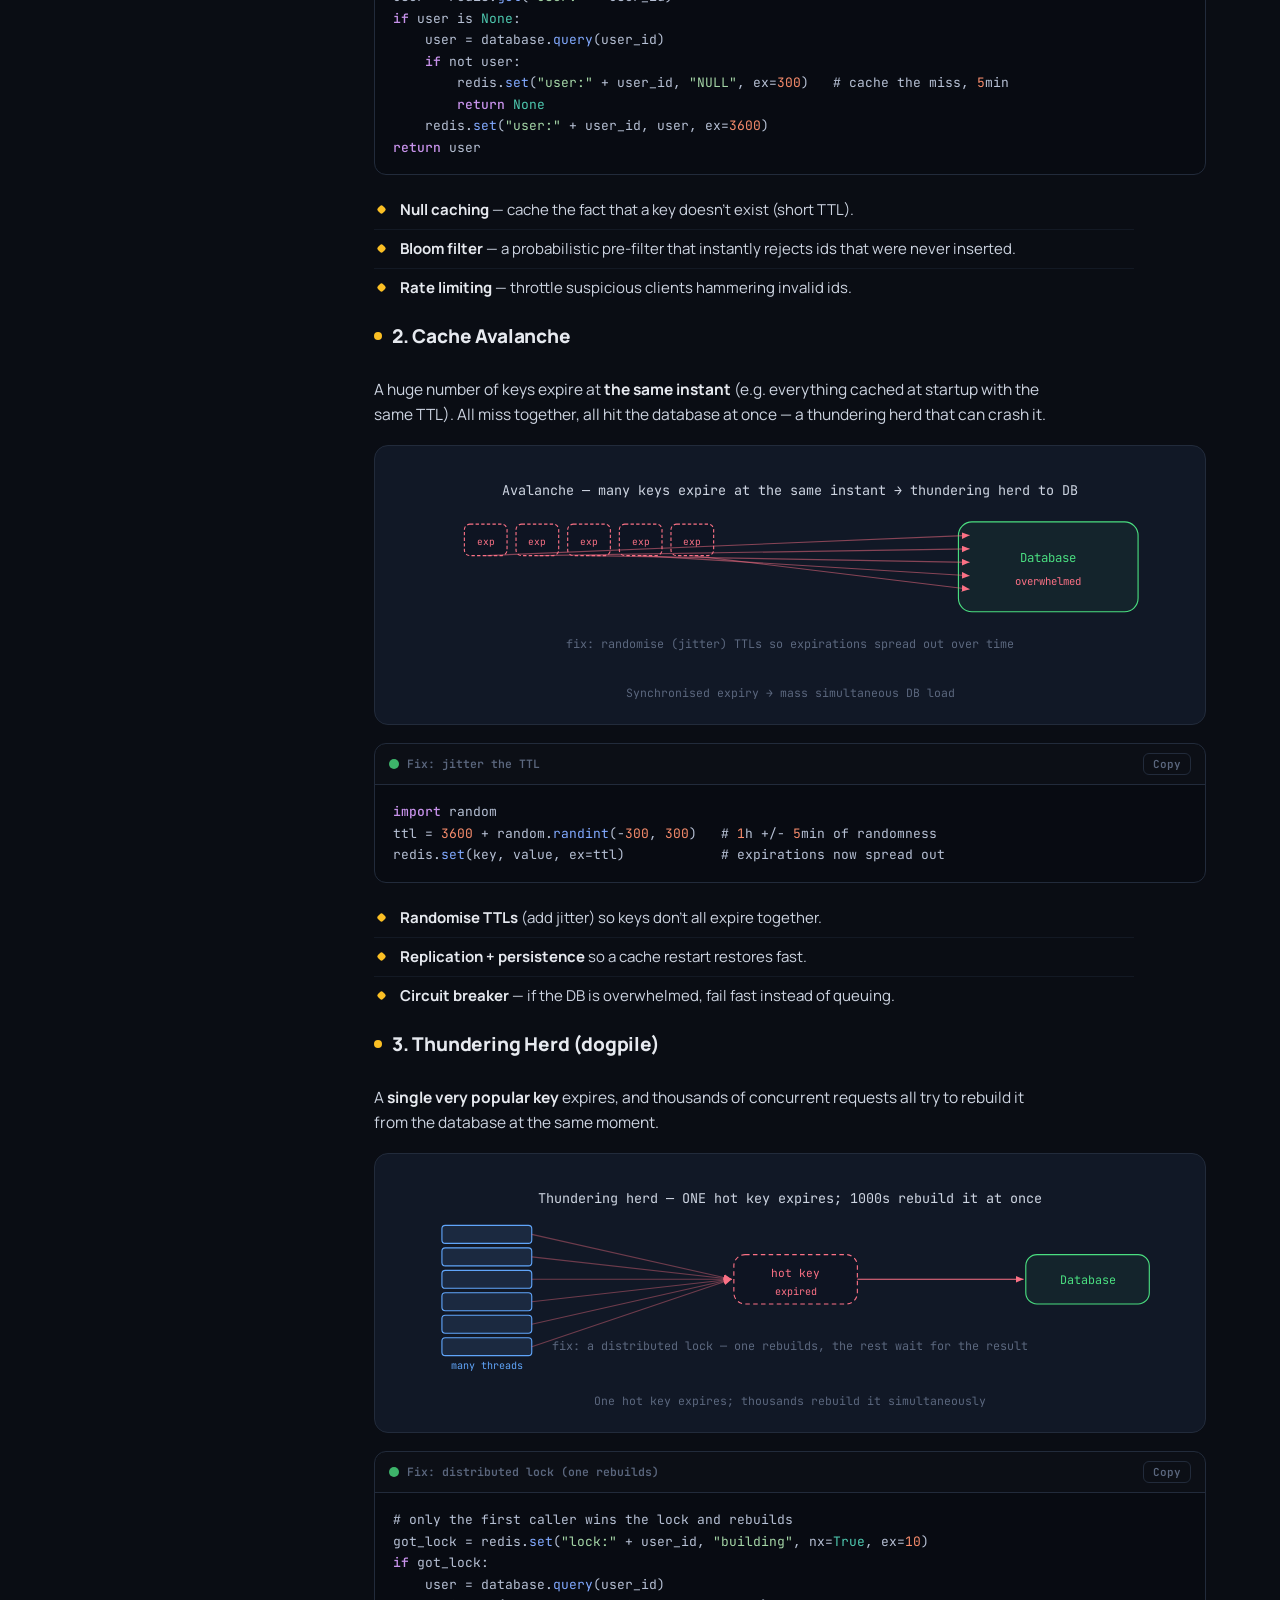
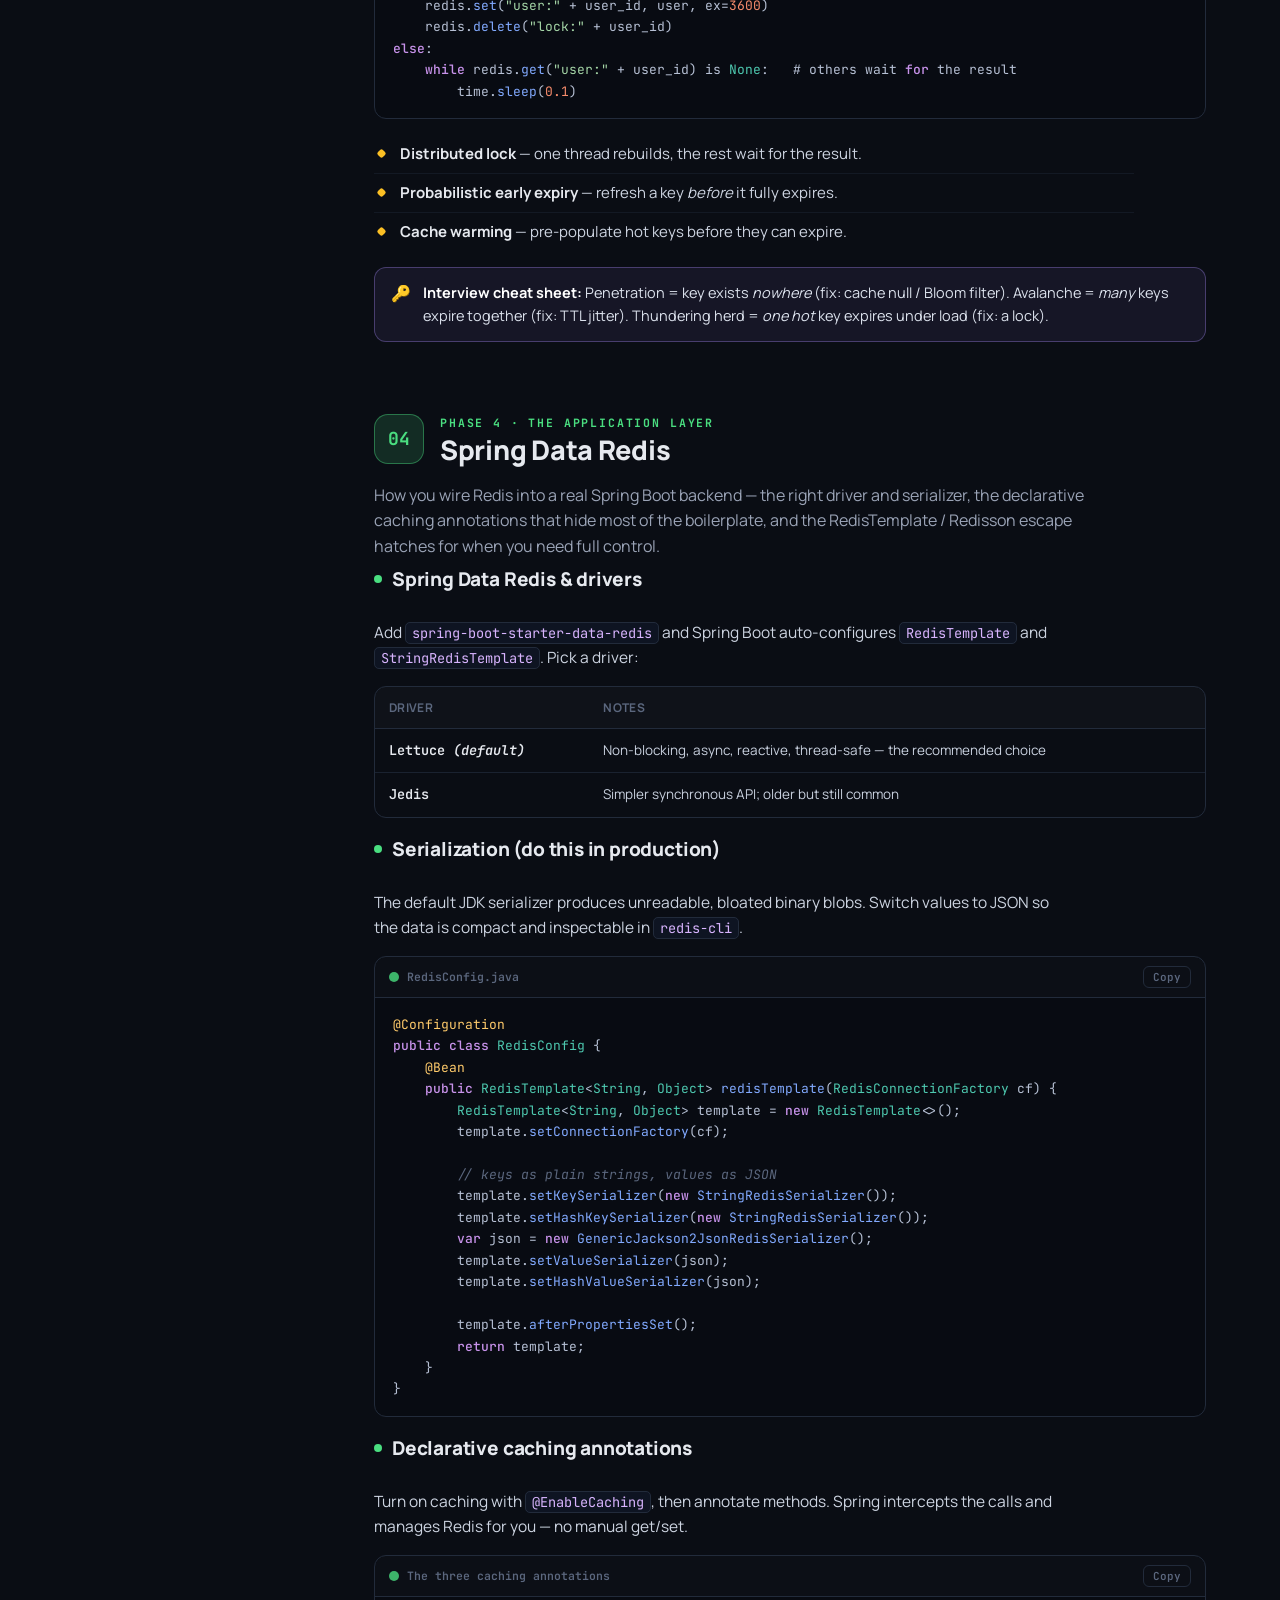
<file: redis/index.html>
<!DOCTYPE html>
<html lang="en">
<head>
  <meta charset="utf-8">
  <meta name="viewport" content="width=device-width, initial-scale=1">
  <title>Redis — The Complete Guide</title>
  <meta name="description" content="A complete, visual guide to Redis — from data types and the single-threaded event loop to caching patterns, persistence, Sentinel, Cluster, and Streams. Diagrams, code, and interview-grade gotchas across 7 phases.">
  <link rel="preconnect" href="https://fonts.googleapis.com">
  <link rel="preconnect" href="https://fonts.gstatic.com" crossorigin>
  <link rel="stylesheet" href="styles.css">
</head>
<body>
  <div class="progress" id="progress"></div>
  <button class="menu-btn" id="menuBtn" aria-label="Menu">☰</button>

  <div class="app">
    <aside class="sidebar" id="sidebar">
      <div class="sidebar__head">
        <button class="sidebar__toggle" id="collapseBtn" type="button" aria-label="Collapse sidebar" title="Collapse">«</button>
        <div class="sidebar__mark" aria-hidden="true">R</div>
        <div class="sidebar__title">Redis</div>
        <div class="sidebar__badges">
          <span class="badge">8 Phases</span>
          <span class="badge">Caching</span>
        </div>
      </div>
      <nav class="sidebar__nav" id="nav"></nav>
      <div class="sidebar__foot">
        <b>Tip:</b> click any level to jump. Everything lives on one page — built for deep study and fast revision.
      </div>
    </aside>

    <div class="scrim" id="scrim"></div>

    <main class="main">
      <div class="content" id="content"></div>
    </main>
  </div>

  <button class="to-top" id="toTop" aria-label="Back to top">↑</button>

  <script src="diagrams.js"></script>
  <script src="content.js"></script>
  <script src="app.js"></script>
  <script src="../draw.js"></script>
</body>
</html>
</file>
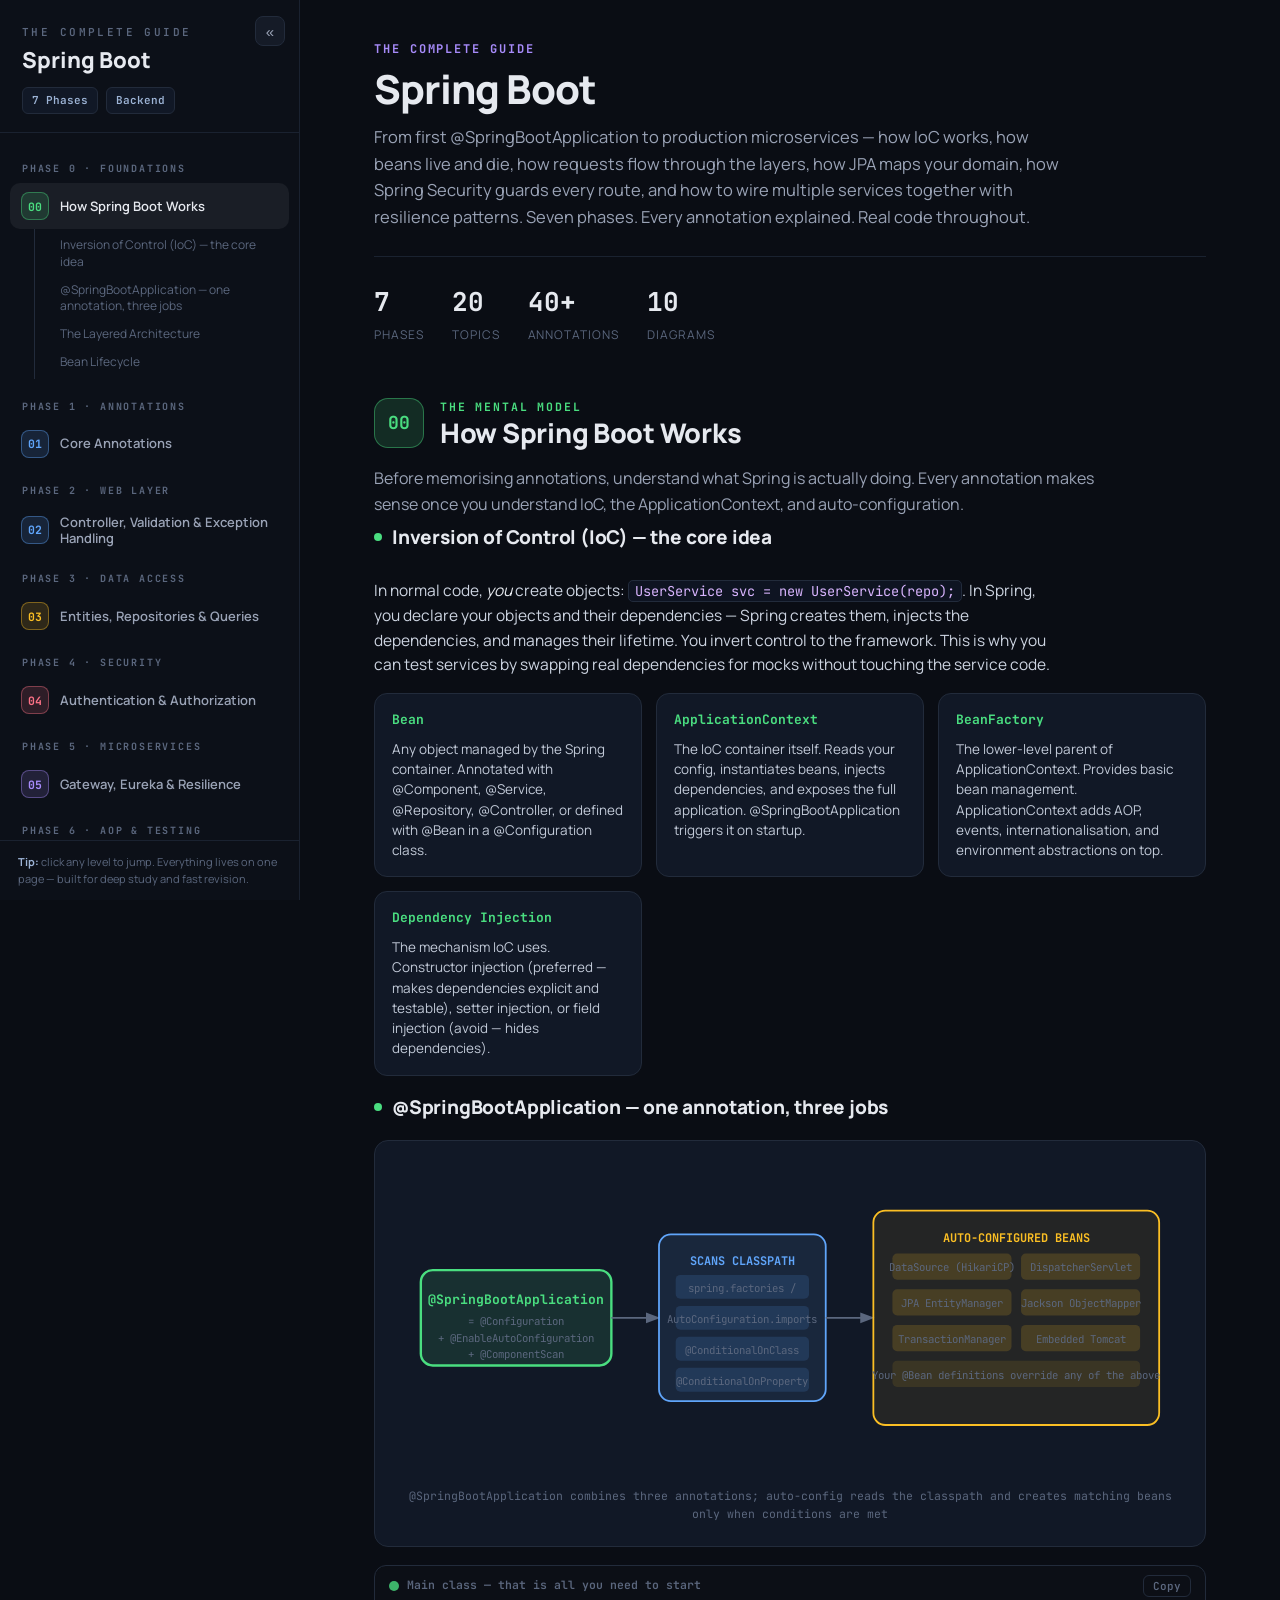
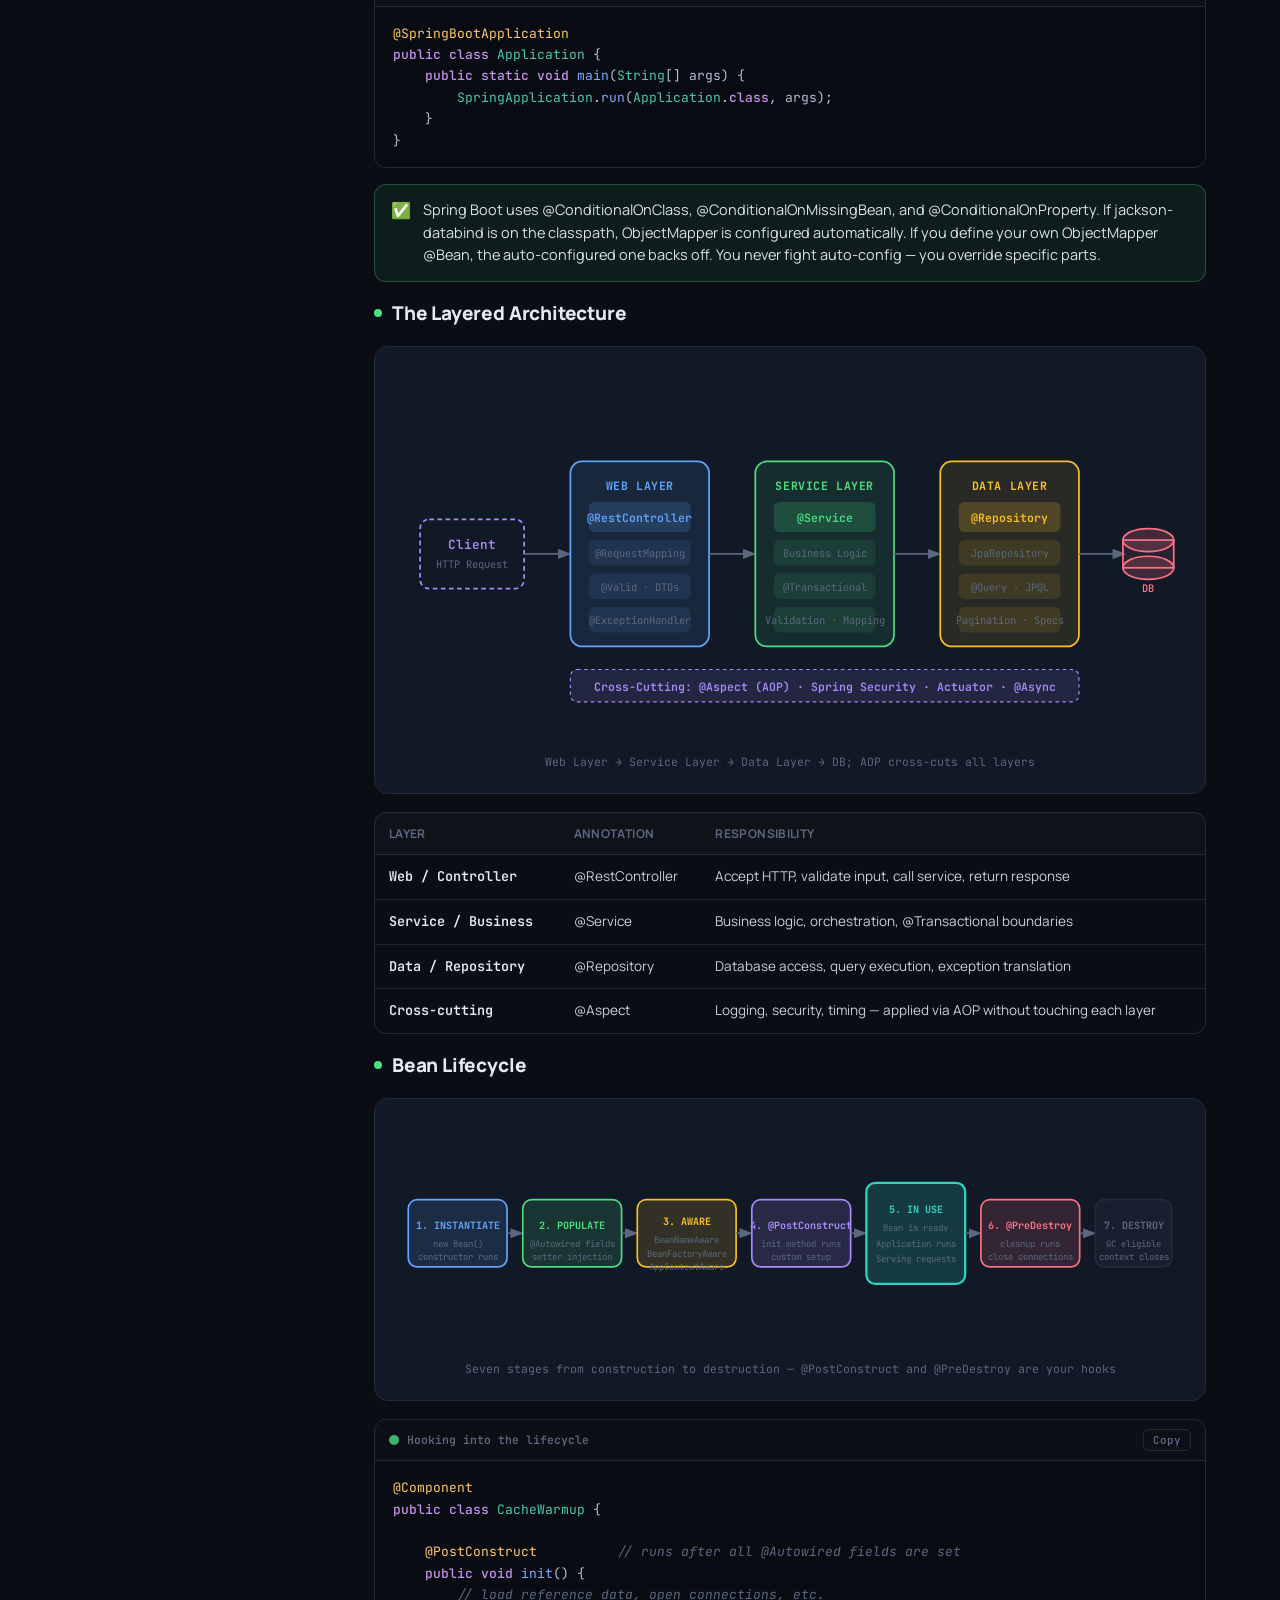
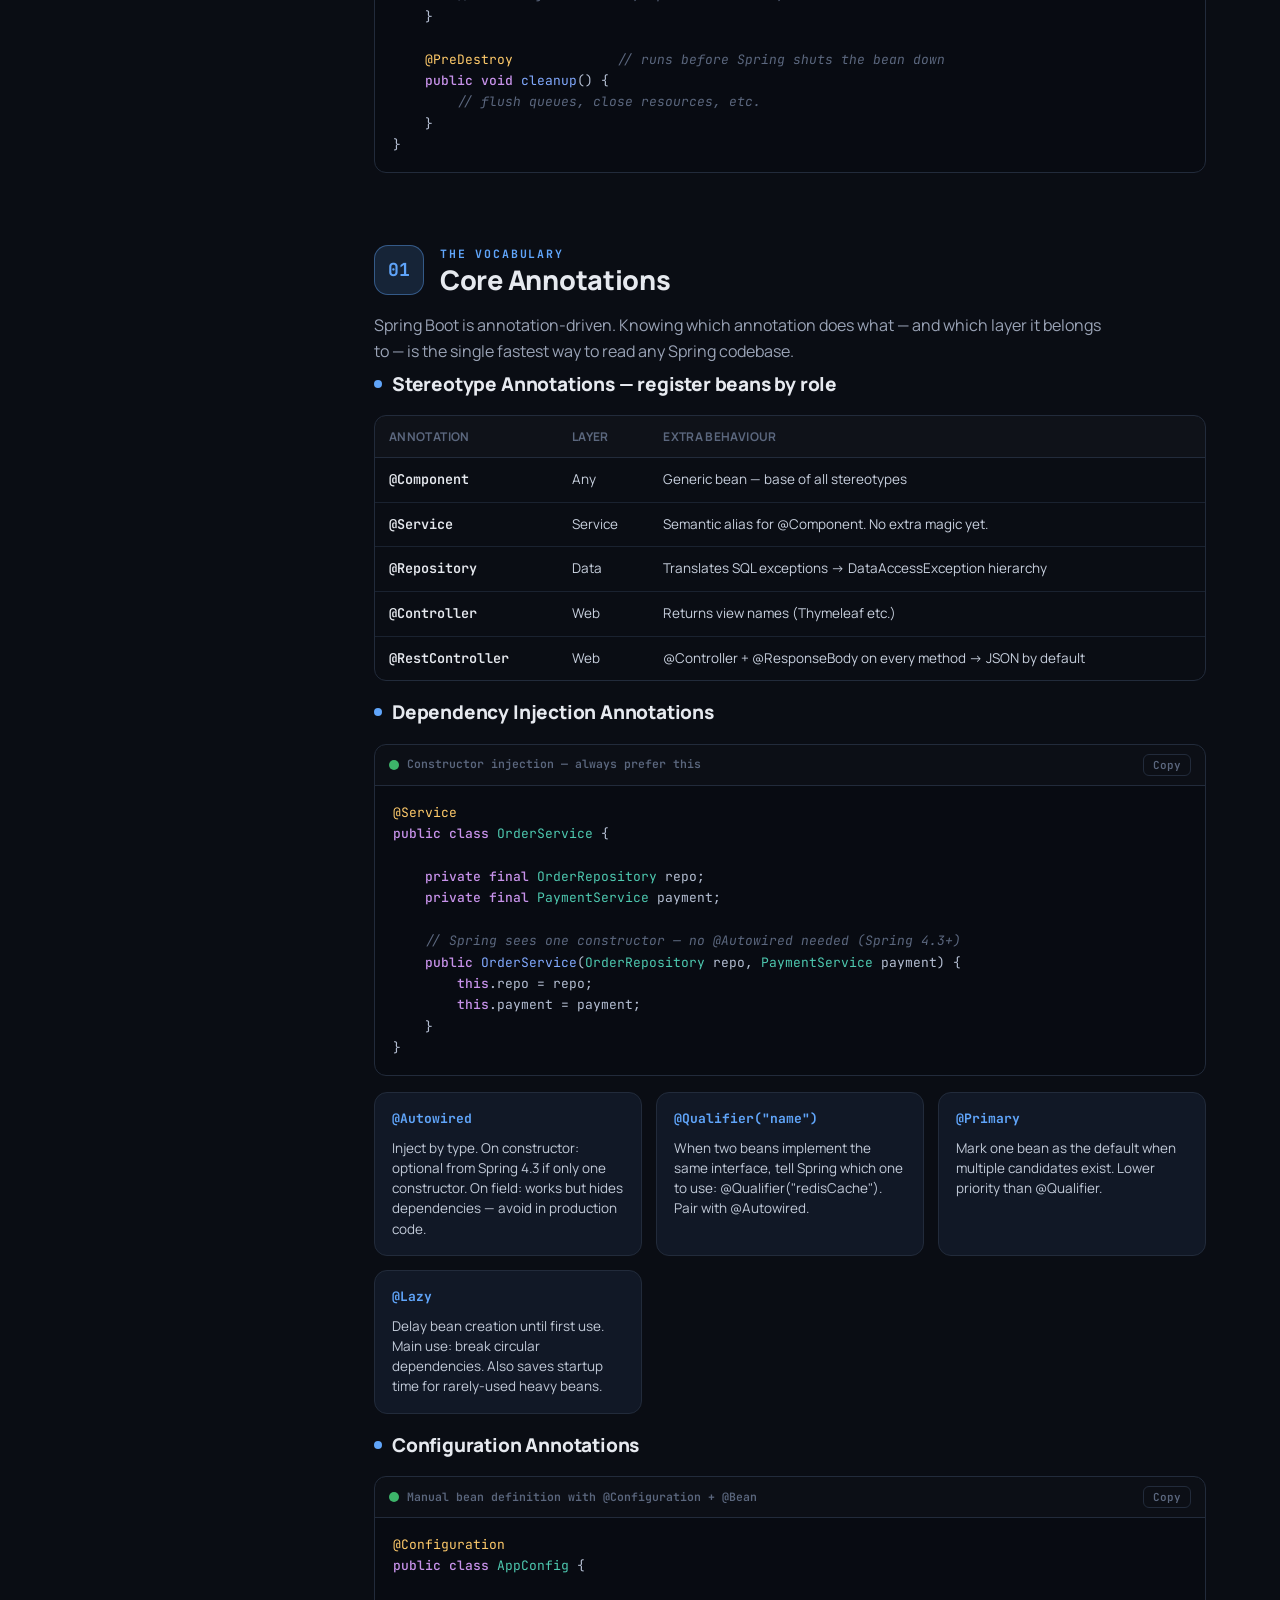
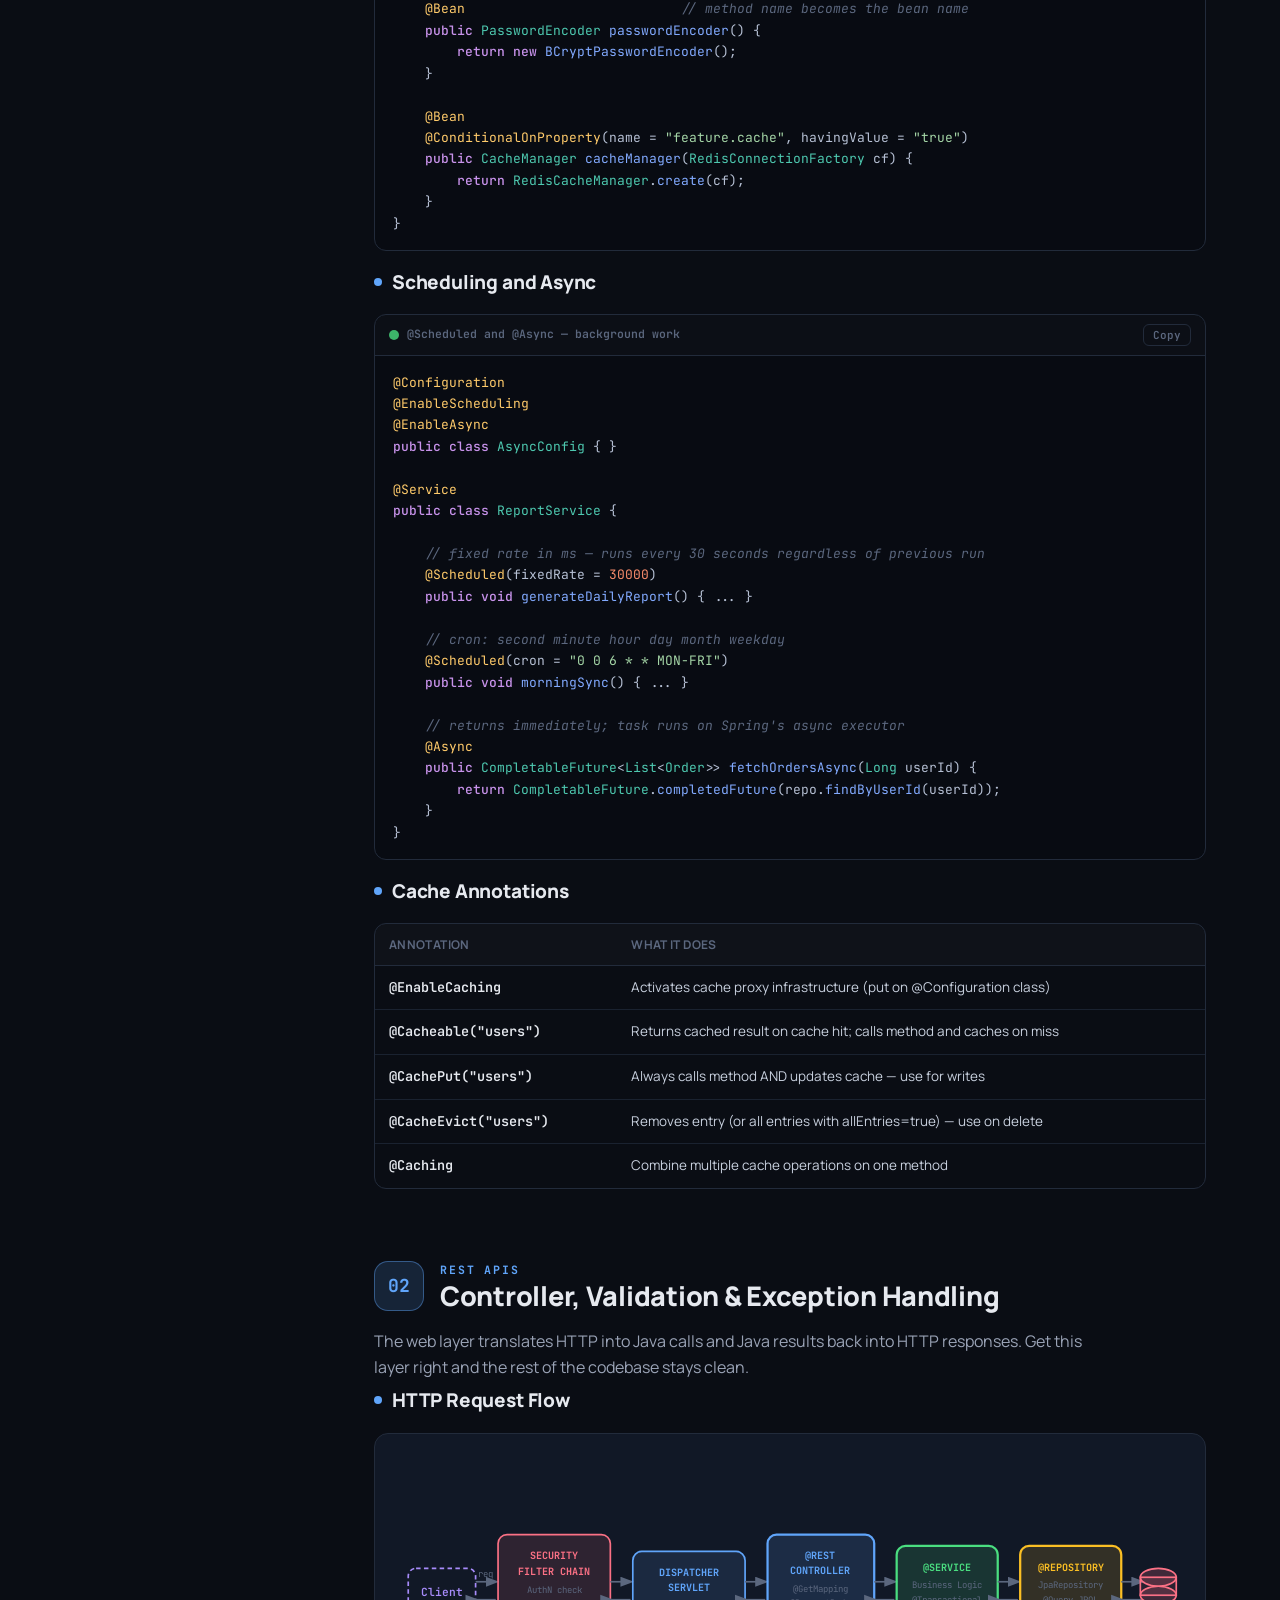
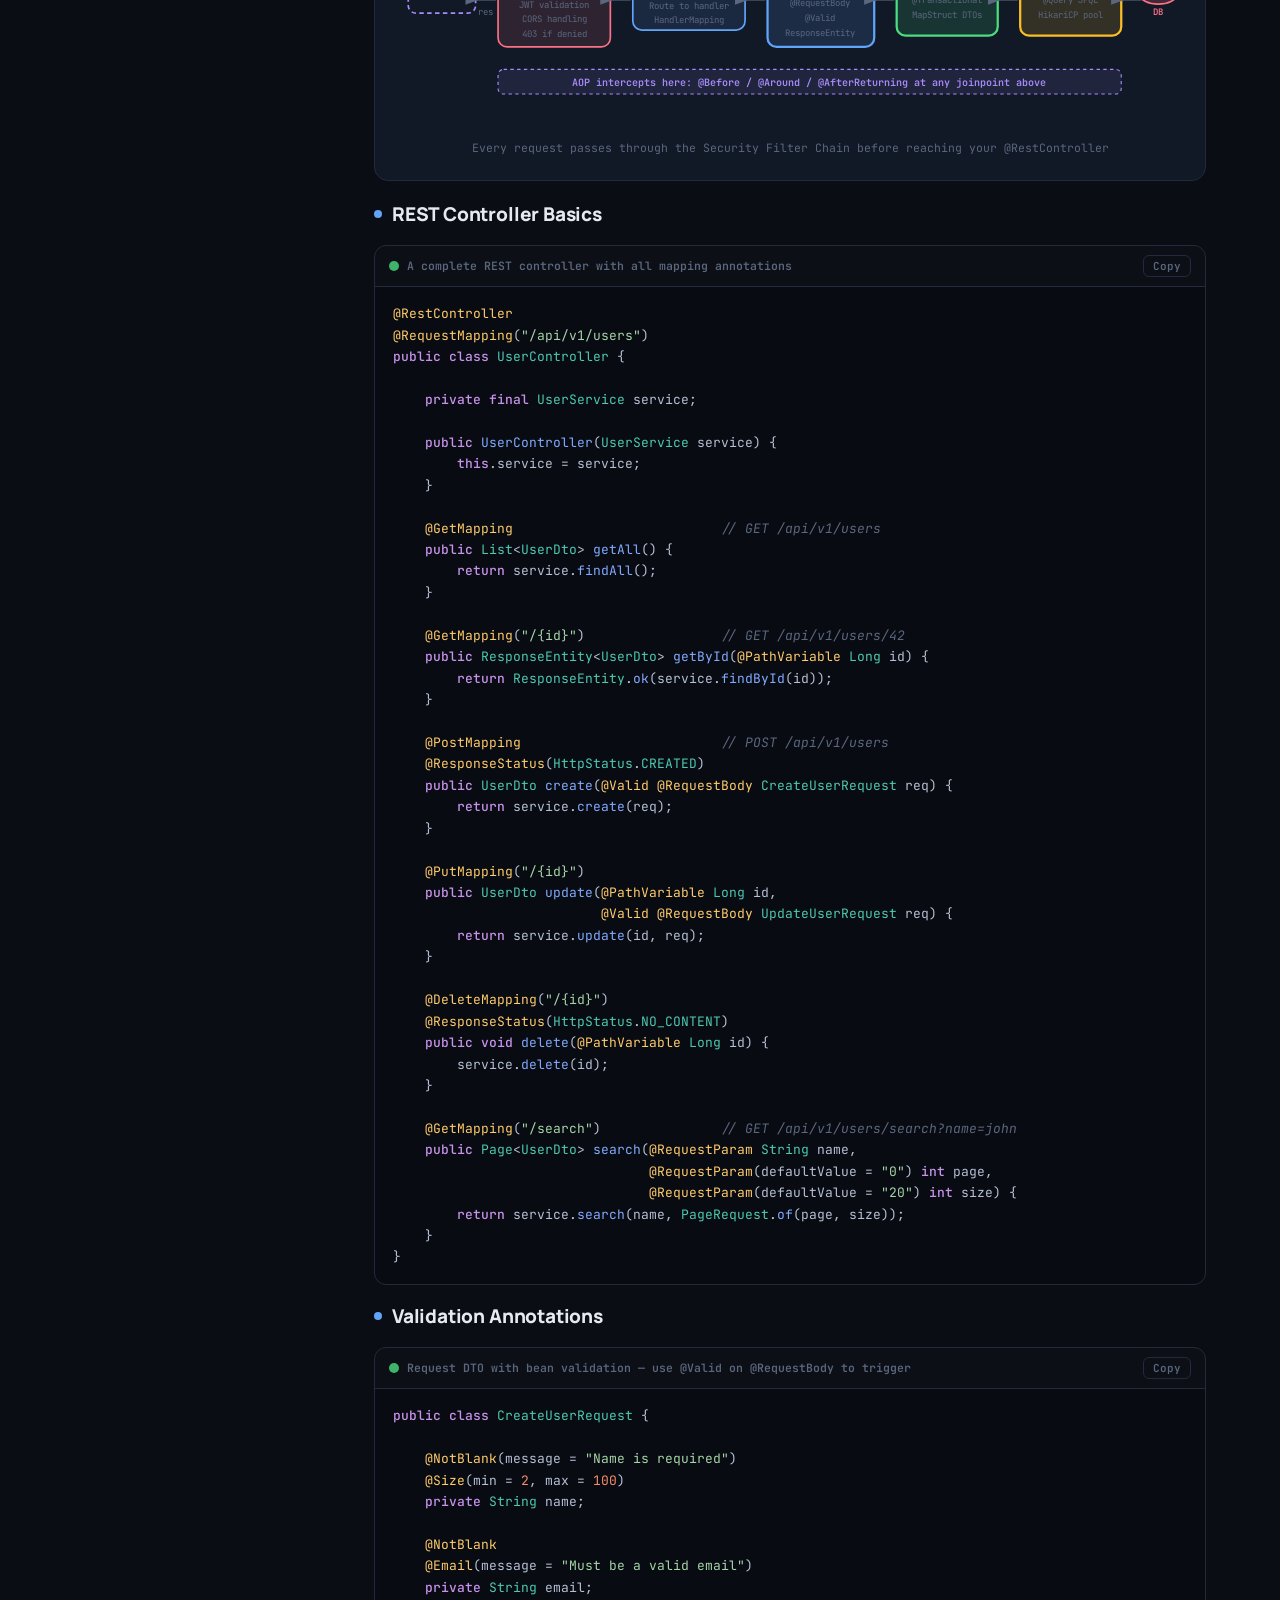
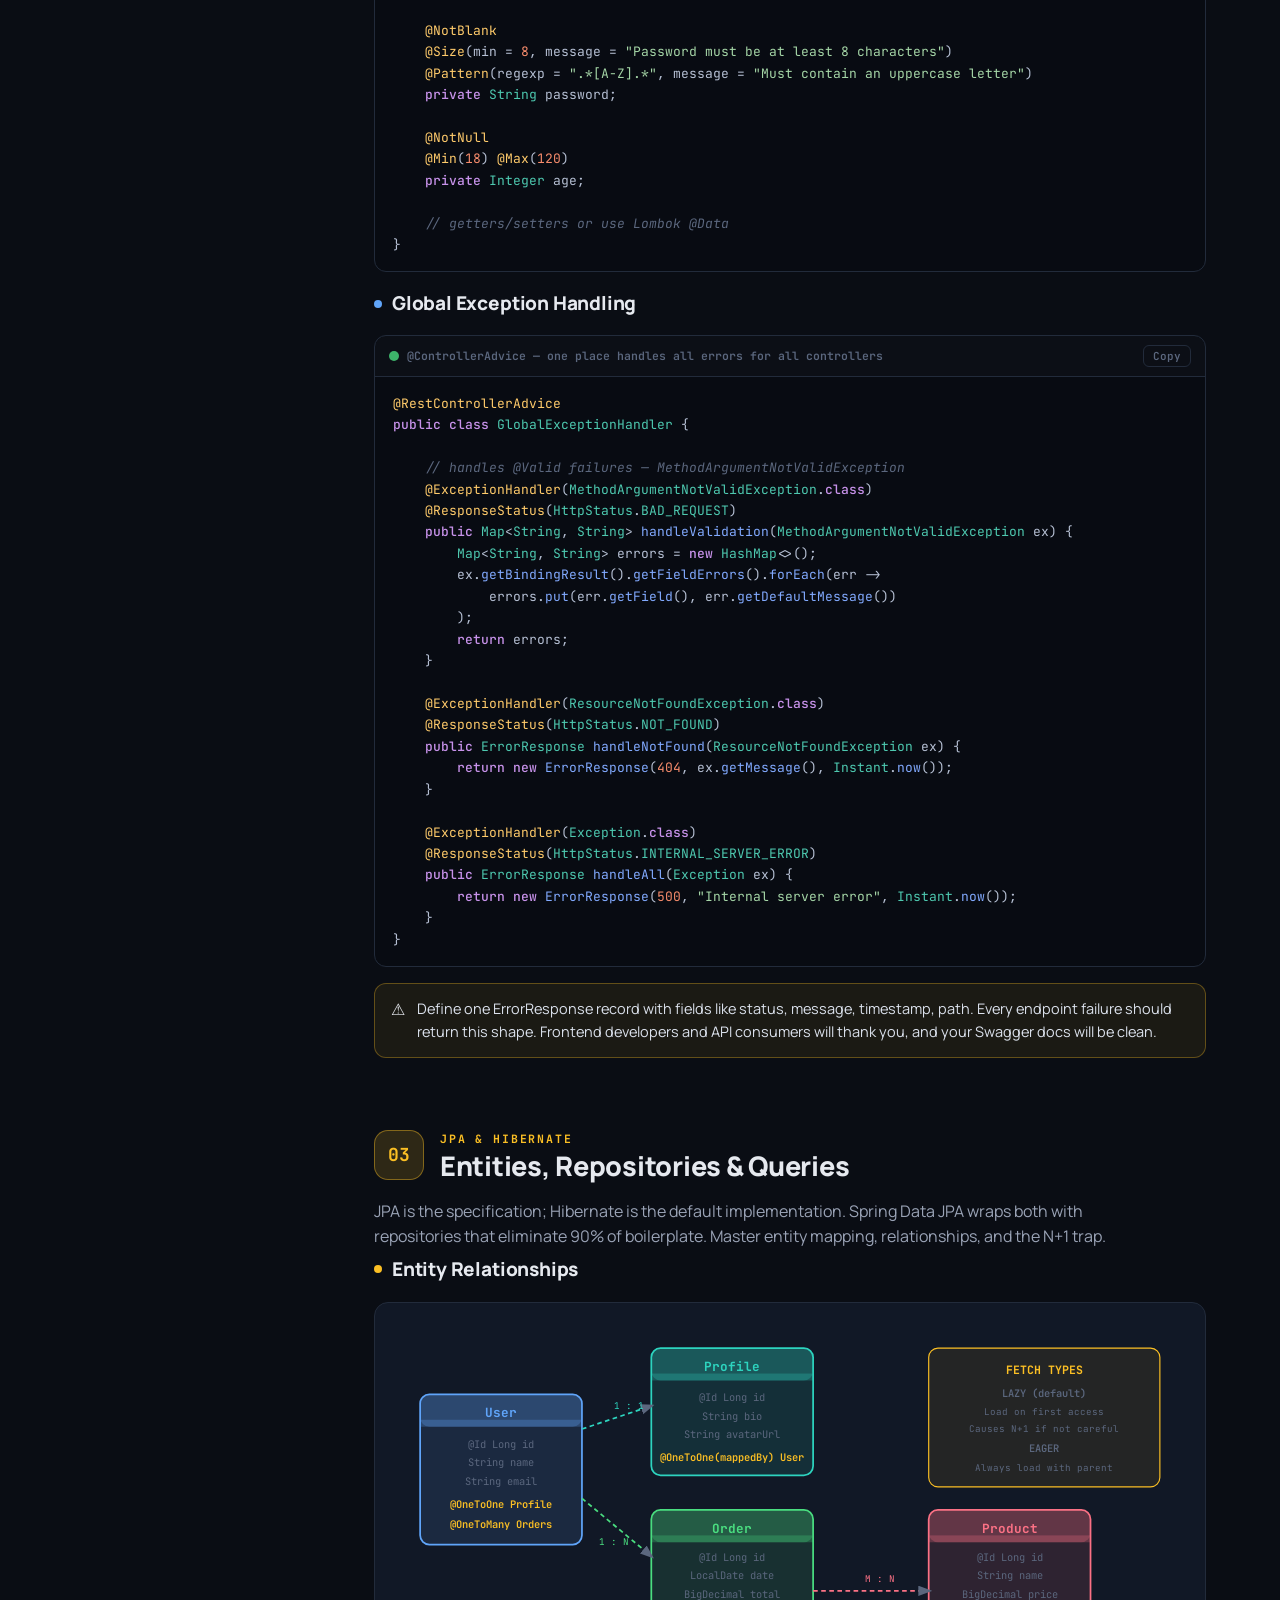
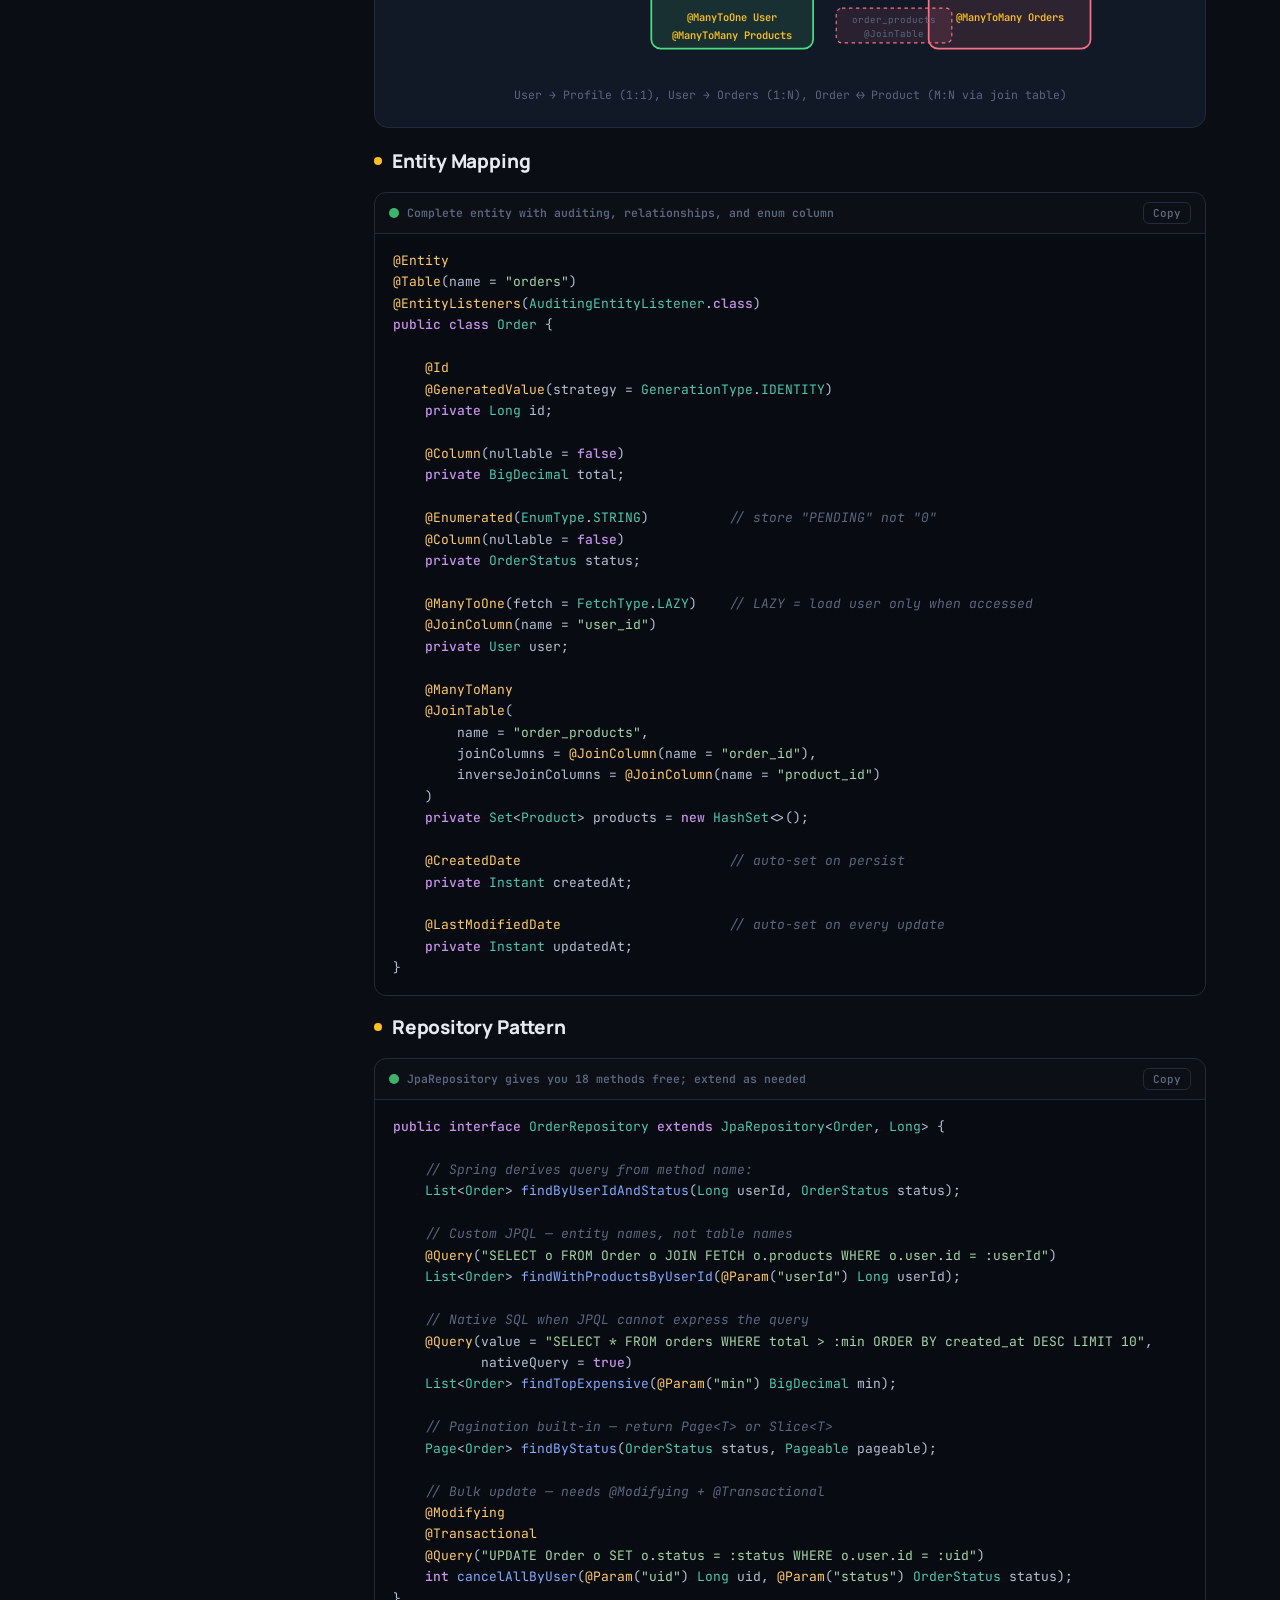
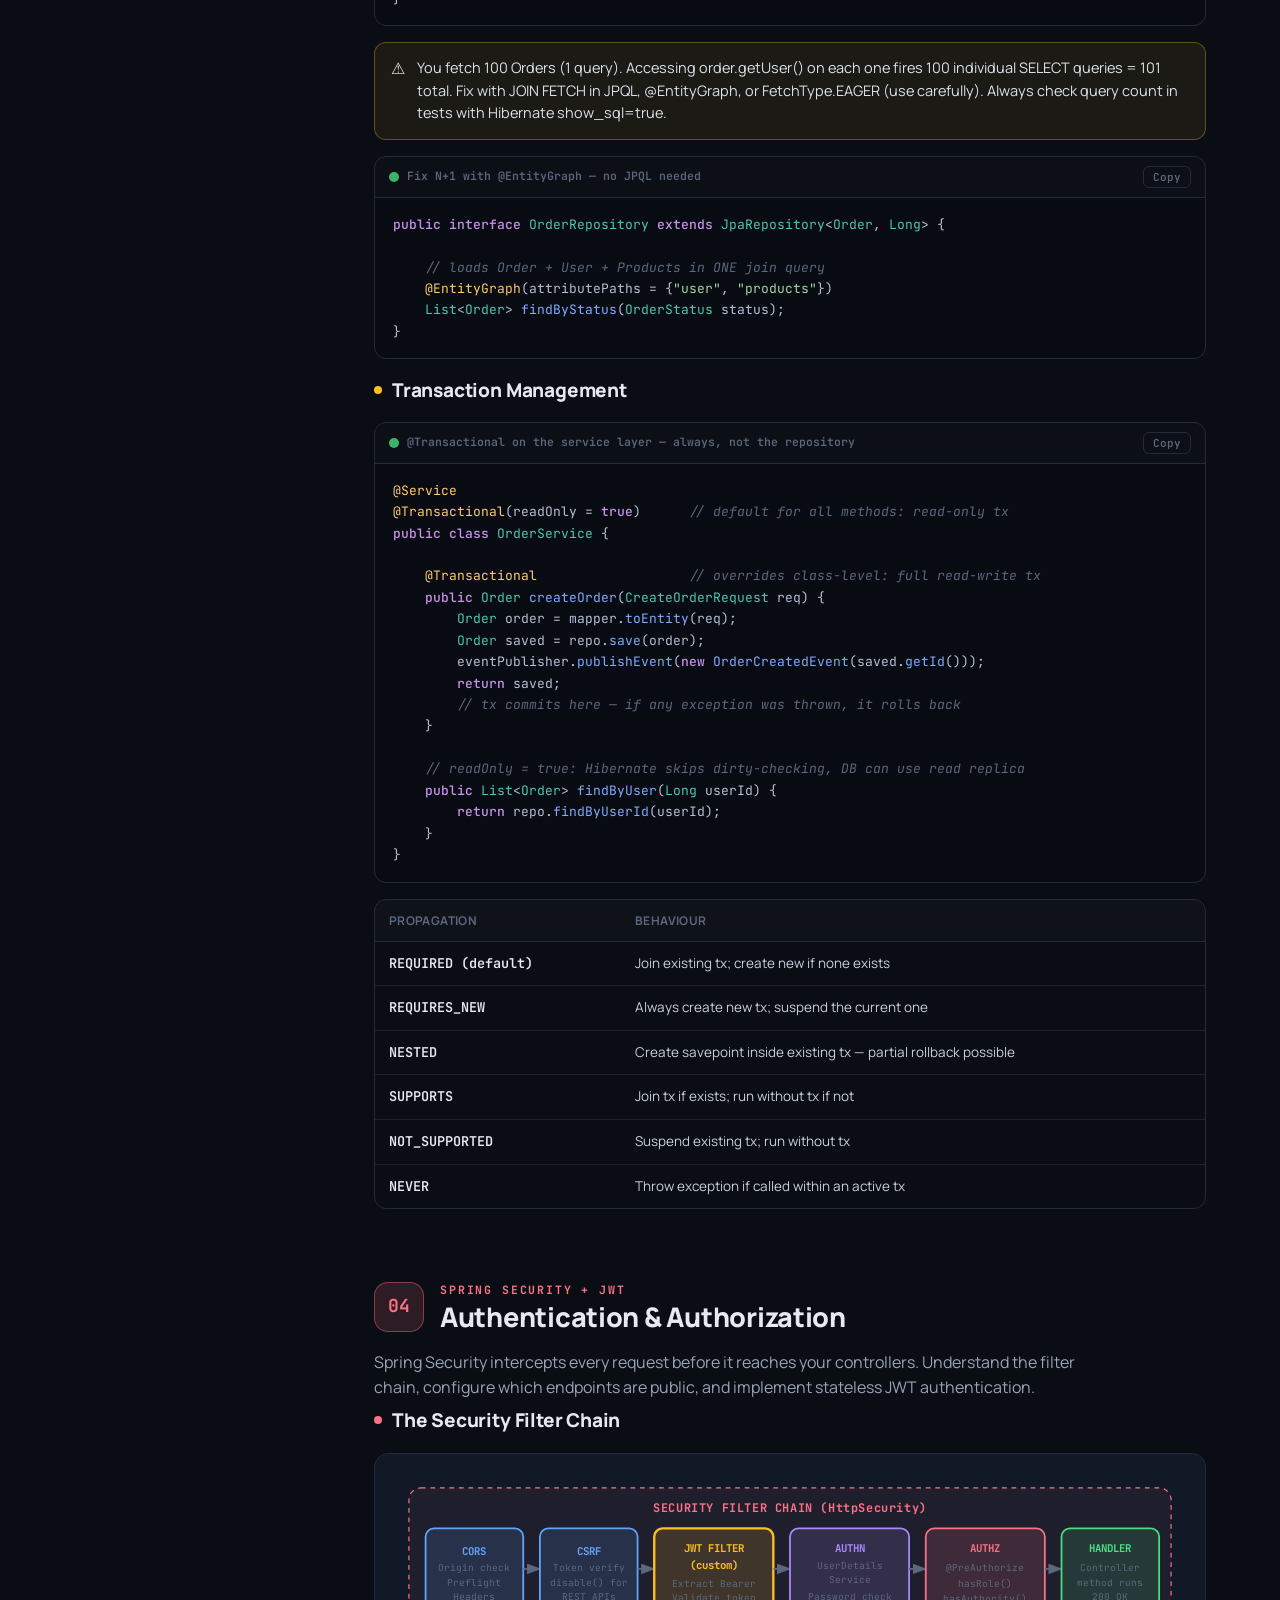
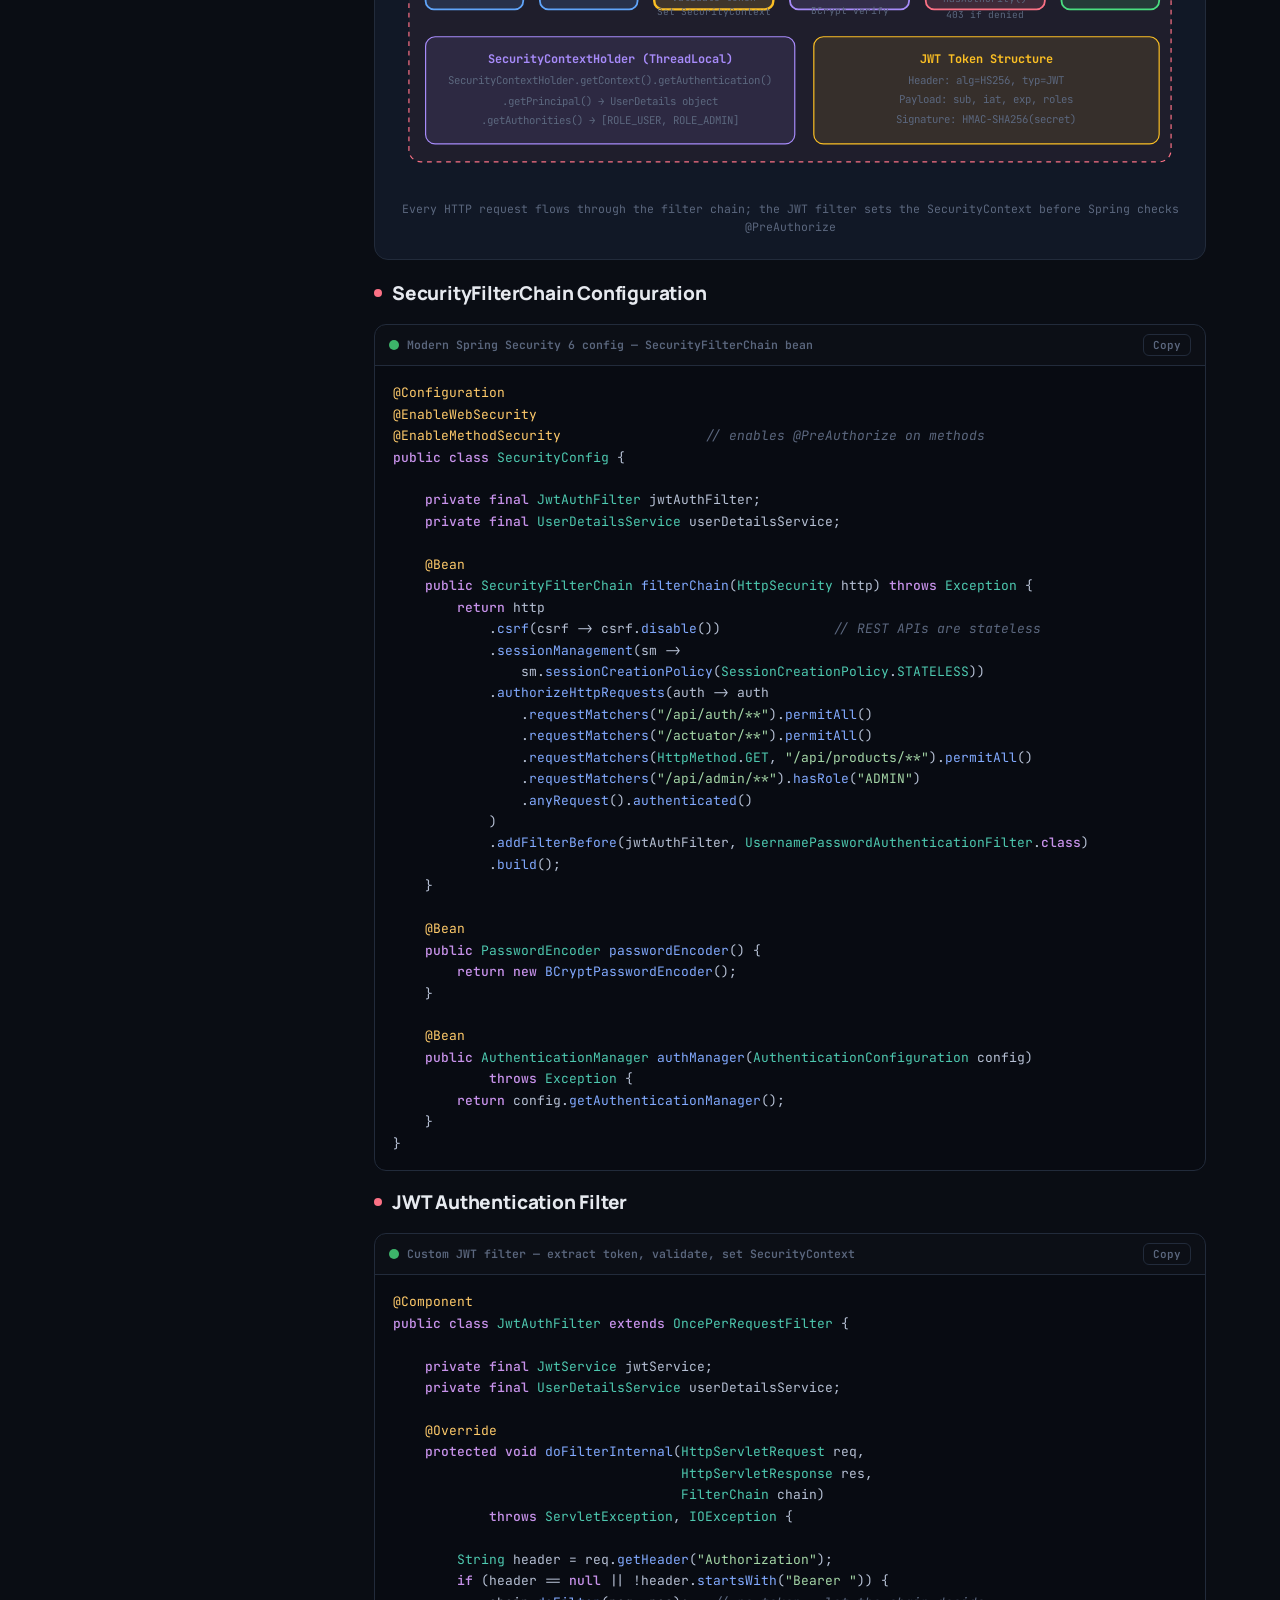
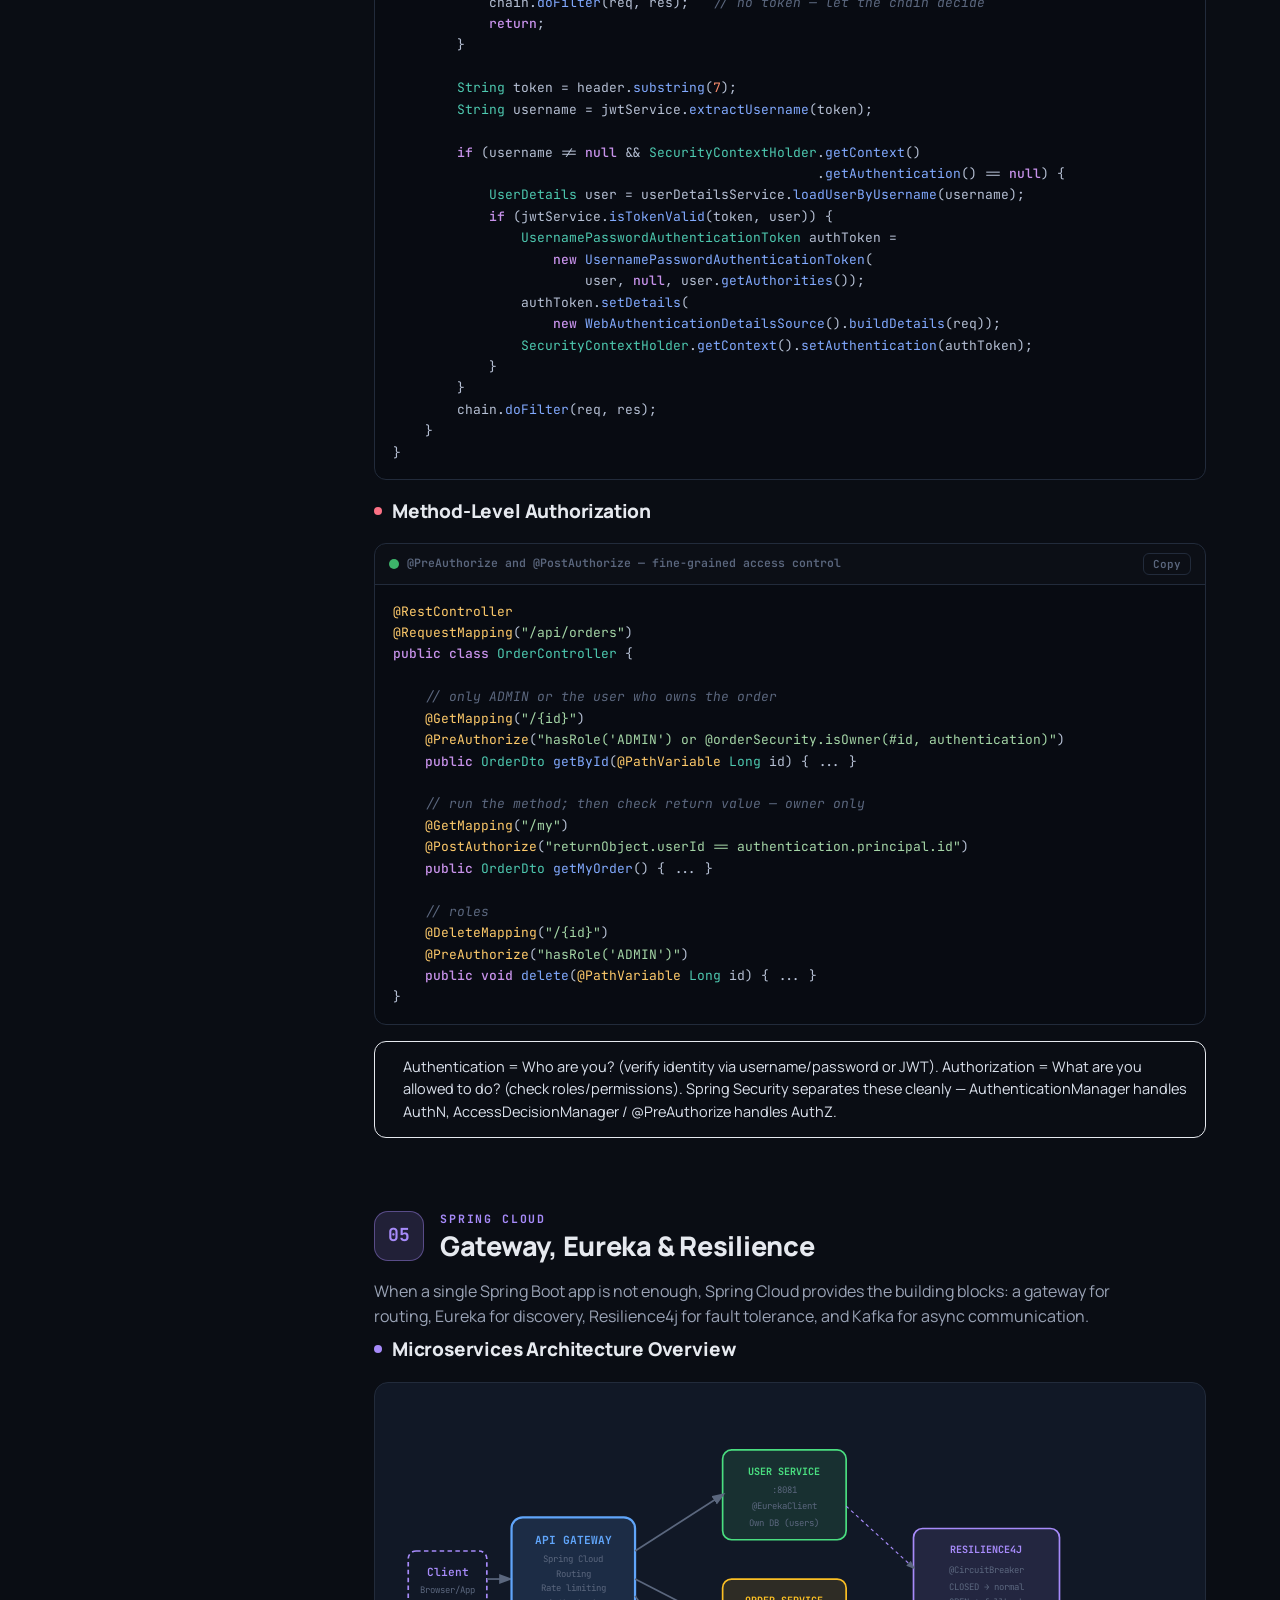
<file: SpringBoot/index.html>
<!DOCTYPE html>
<html lang="en">
<head>
  <meta charset="utf-8">
  <meta name="viewport" content="width=device-width, initial-scale=1">
  <title>Spring Boot — The Complete Guide</title>
  <meta name="description" content="A complete, visual guide to Spring Boot — IoC, beans, REST, JPA, Security, JWT, Microservices, and production patterns across 7 phases.">
  <link rel="preconnect" href="https://fonts.googleapis.com">
  <link rel="preconnect" href="https://fonts.gstatic.com" crossorigin>
  <link rel="stylesheet" href="styles.css">
</head>
<body>
  <div class="progress" id="progress"></div>
  <button class="menu-btn" id="menuBtn" aria-label="Menu">☰</button>
  <div class="app">
    <aside class="sidebar" id="sidebar">
      <div class="sidebar__head">
        <button class="sidebar__toggle" id="collapseBtn" type="button" aria-label="Collapse sidebar" title="Collapse">«</button>
        <div class="sidebar__mark" aria-hidden="true">S</div>
        <div class="sidebar__eyebrow">The Complete Guide</div>
        <div class="sidebar__title">Spring Boot</div>
        <div class="sidebar__badges">
          <span class="badge">7 Phases</span>
          <span class="badge">Backend</span>
        </div>
      </div>
      <nav class="sidebar__nav" id="nav"></nav>
      <div class="sidebar__foot">
        <b>Tip:</b> click any level to jump. Everything lives on one page — built for deep study and fast revision.
      </div>
    </aside>

    <div class="scrim" id="scrim"></div>

    <main class="main">
      <div class="content" id="content"></div>
    </main>
  </div>

  <button class="to-top" id="toTop" aria-label="Back to top">↑</button>

  <script src="diagrams.js"></script>
  <script src="content.js"></script>
  <script src="app.js"></script>
</body>
</html>
</file>
<file: application-metrics/styles.css>
/* ============================================================
   Java Multithreading — Learning Resource
   Design system & layout
   ============================================================ */

@import url('https://fonts.googleapis.com/css2?family=JetBrains+Mono:ital,wght@0,400;0,500;0,600;0,700;1,400&family=Manrope:wght@400;500;600;700;800&display=swap');

:root {
  /* Surfaces */
  --bg:          #0a0d14;
  --bg-2:        #0c1018;
  --surface:     #111826;
  --surface-2:   #151b27;
  --surface-3:   #0e1422;
  --code-bg:     #080b12;

  /* Lines */
  --line:        #1a2230;
  --line-2:      #222b3b;

  /* Text */
  --text:        #e6e9ef;
  --text-2:      #9aa3b6;
  --text-3:      #5b677e;

  /* Accents */
  --purple: #a78bfa;
  --rose:   #fb7185;
  --teal:   #2dd4bf;
  --blue:   #60a5fa;
  --amber:  #fbbf24;
  --green:  #4ade80;
  --cyan:   #22d3ee;
  --orange: #fb923c;
  --pink:   #f472b6;
  --indigo: #818cf8;

  /* Code tokens */
  --tok-keyword: #c792ea;
  --tok-type:    #4ec9b0;
  --tok-string:  #a5d6a7;
  --tok-comment: #5b677e;
  --tok-number:  #f78c6c;
  --tok-annot:   #ffcb6b;
  --tok-method:  #82aaff;
  --tok-punct:   #b6c0d4;

  --sidebar-w: 300px;
  --content-max: 920px;
  --radius: 16px;
  --radius-sm: 10px;

  --accent: var(--purple);
}

*, *::before, *::after { box-sizing: border-box; }
html, body { margin: 0; padding: 0; }

html { scroll-behavior: smooth; }

body {
  background: var(--bg);
  color: var(--text);
  font-family: 'Manrope', system-ui, -apple-system, sans-serif;
  -webkit-font-smoothing: antialiased;
  text-rendering: optimizeLegibility;
  line-height: 1.6;
}

::selection { background: rgba(167,139,250,0.3); }

/* Scrollbars */
::-webkit-scrollbar { width: 12px; height: 12px; }
::-webkit-scrollbar-track { background: var(--bg); }
::-webkit-scrollbar-thumb { background: #232c3d; border-radius: 6px; border: 3px solid var(--bg); }
::-webkit-scrollbar-thumb:hover { background: #2e3a4f; }

/* ============================================================
   Layout
   ============================================================ */
.app {
  display: flex;
  min-height: 100vh;
}

/* ---------- Sidebar ---------- */
.sidebar {
  width: var(--sidebar-w);
  flex: 0 0 var(--sidebar-w);
  height: 100vh;
  position: sticky;
  top: 0;
  background: var(--bg-2);
  border-right: 1px solid var(--line);
  display: flex;
  flex-direction: column;
  overflow: hidden;
  z-index: 50;
}

.sidebar__head {
  position: relative;
  padding: 24px 22px 18px;
  border-bottom: 1px solid var(--line);
}
.sidebar__toggle {
  position: absolute;
  top: 16px; right: 14px;
  width: 30px; height: 30px;
  border-radius: 8px;
  background: var(--surface-2);
  border: 1px solid var(--line-2);
  color: var(--text-2);
  cursor: pointer;
  font-size: 15px; line-height: 1;
  display: flex; align-items: center; justify-content: center;
  transition: background .15s, color .15s;
  z-index: 2;
}
.sidebar__toggle:hover { color: var(--text); background: #1c2434; }
.sidebar__mark {
  display: none;
  width: 40px; height: 40px;
  border-radius: 11px;
  align-items: center; justify-content: center;
  font-family: 'JetBrains Mono', monospace;
  font-size: 15px; font-weight: 800;
  color: var(--purple);
  background: rgba(167,139,250,0.14);
  border: 1px solid rgba(167,139,250,0.4);
}
.sidebar__eyebrow {
  font-family: 'JetBrains Mono', monospace;
  font-size: 11px;
  letter-spacing: .22em;
  text-transform: uppercase;
  color: var(--text-3);
  font-weight: 600;
}
.sidebar__title {
  font-size: 22px;
  font-weight: 800;
  margin-top: 6px;
  line-height: 1.15;
}
.sidebar__badges { display: flex; gap: 8px; margin-top: 14px; flex-wrap: wrap; }
.badge {
  font-family: 'JetBrains Mono', monospace;
  font-size: 11px;
  font-weight: 600;
  color: #9db4d6;
  background: #111826;
  border: 1px solid var(--line-2);
  border-radius: 6px;
  padding: 4px 9px;
}

.sidebar__nav {
  flex: 1;
  overflow-y: auto;
  padding: 12px 10px 24px;
}
.nav-part {
  font-family: 'JetBrains Mono', monospace;
  font-size: 10px;
  letter-spacing: .18em;
  text-transform: uppercase;
  color: var(--text-3);
  font-weight: 700;
  padding: 16px 12px 6px;
}
.nav-btn {
  display: flex;
  align-items: center;
  gap: 11px;
  width: 100%;
  text-align: left;
  border: none;
  cursor: pointer;
  border-radius: var(--radius-sm);
  padding: 9px 11px;
  background: transparent;
  color: inherit;
  font-family: inherit;
  transition: background .15s;
}
.nav-btn:hover { background: rgba(255,255,255,0.05); }
.nav-btn.is-active { background: rgba(255,255,255,0.06); }
.nav-btn__num {
  flex: 0 0 auto;
  width: 28px; height: 28px;
  border-radius: 8px;
  display: flex; align-items: center; justify-content: center;
  font-family: 'JetBrains Mono', monospace;
  font-size: 11.5px; font-weight: 700;
  color: var(--accent);
  background: color-mix(in srgb, var(--accent) 14%, transparent);
  border: 1px solid color-mix(in srgb, var(--accent) 40%, transparent);
}
.nav-btn__label {
  font-size: 13px;
  font-weight: 600;
  color: var(--text-2);
  line-height: 1.25;
}
.nav-btn.is-active .nav-btn__label { color: var(--text); }

/* ---------- Subtopic list (accordion under a level) ---------- */
.nav-subs {
  display: none;
  margin: 2px 0 6px;
  animation: navSubsIn .18s ease;
}
.nav-subs.show { display: block; }
@keyframes navSubsIn { from { opacity: 0; transform: translateY(-4px); } to { opacity: 1; transform: none; } }

.nav-sub {
  position: relative;
  display: block;
  width: 100%;
  text-align: left;
  border: none;
  background: transparent;
  color: var(--text-3);
  cursor: pointer;
  font-family: inherit;
  font-size: 12px;
  line-height: 1.35;
  padding: 6px 10px 6px 50px;
  border-radius: 8px;
  transition: background .15s, color .15s;
}
.nav-sub::before {           /* vertical guide line under the number chip */
  content: '';
  position: absolute;
  left: 24px; top: -2px; bottom: -2px;
  width: 1px;
  background: var(--line-2);
}
.nav-sub:hover { background: rgba(255,255,255,0.04); color: var(--text-2); }
.nav-sub.is-active { color: var(--accent); font-weight: 600; }
.nav-sub.is-active::after {  /* active dot on the guide line */
  content: '';
  position: absolute;
  left: 20px; top: 50%;
  width: 9px; height: 9px;
  margin-top: -4.5px;
  border-radius: 50%;
  background: var(--accent);
  border: 2px solid var(--bg-2);
}

.sidebar__foot {
  padding: 13px 18px;
  border-top: 1px solid var(--line);
  font-size: 11px;
  color: var(--text-3);
  line-height: 1.5;
}
.sidebar__foot b { color: #9db4d6; }

/* ---------- Collapsed (icon-only) sidebar ---------- */
.sidebar { transition: width .2s ease, flex-basis .2s ease; }
.sidebar.collapsed {
  width: 74px;
  flex: 0 0 74px;
}
.sidebar.collapsed .sidebar__eyebrow,
.sidebar.collapsed .sidebar__title,
.sidebar.collapsed .sidebar__badges,
.sidebar.collapsed .sidebar__foot {
  display: none;
}
.sidebar.collapsed .sidebar__head {
  display: flex;
  flex-direction: column;
  align-items: center;
  gap: 12px;
  padding: 16px 0;
}
.sidebar.collapsed .sidebar__toggle { position: static; }
.sidebar.collapsed .sidebar__mark { display: flex; }
.sidebar.collapsed .sidebar__nav { padding: 12px 8px 24px; }
/* group labels become thin divider lines */
.sidebar.collapsed .nav-part {
  height: 1px;
  margin: 10px 14px;
  padding: 0;
  background: var(--line);
  overflow: hidden;
  white-space: nowrap;
  text-indent: -9999px;
}
.sidebar.collapsed .nav-part:first-child { margin-top: 2px; }
.sidebar.collapsed .nav-btn {
  justify-content: center;
  gap: 0;
  padding: 9px 0;
}
.sidebar.collapsed .nav-btn__label { display: none; }
.sidebar.collapsed .nav-subs { display: none !important; }

/* ---------- Main ---------- */
.main {
  flex: 1;
  min-width: 0;
}
.content {
  max-width: var(--content-max);
  margin: 0 auto;
  padding: 40px 44px 120px;
}

/* Page header */
.page-hero {
  margin-bottom: 14px;
}
.page-hero__eyebrow {
  font-family: 'JetBrains Mono', monospace;
  font-size: 12px;
  letter-spacing: .16em;
  text-transform: uppercase;
  color: var(--purple);
  font-weight: 700;
}
.page-hero__title {
  font-size: 40px;
  font-weight: 800;
  letter-spacing: -0.02em;
  margin: 8px 0 0;
  line-height: 1.08;
}
.page-hero__sub {
  font-size: 16.5px;
  color: var(--text-2);
  margin-top: 14px;
  max-width: 70ch;
}
.hero-stats {
  display: flex;
  gap: 28px;
  flex-wrap: wrap;
  margin-top: 26px;
  padding-top: 24px;
  border-top: 1px solid var(--line);
}
.hero-stat__num {
  font-family: 'JetBrains Mono', monospace;
  font-size: 26px; font-weight: 700;
  color: var(--text);
}
.hero-stat__label {
  font-size: 12px; color: var(--text-3);
  text-transform: uppercase; letter-spacing: .08em;
  margin-top: 2px;
}

/* ============================================================
   Level section
   ============================================================ */
.level {
  scroll-margin-top: 24px;
  padding-top: 56px;
  margin-top: 8px;
}
.level:first-of-type { padding-top: 40px; }

.level__head {
  display: flex;
  align-items: center;
  gap: 16px;
  margin-bottom: 8px;
}
.level__num {
  flex: 0 0 auto;
  width: 50px; height: 50px;
  border-radius: 14px;
  display: flex; align-items: center; justify-content: center;
  font-family: 'JetBrains Mono', monospace;
  font-size: 18px; font-weight: 700;
  color: var(--accent);
  background: color-mix(in srgb, var(--accent) 15%, transparent);
  border: 1px solid color-mix(in srgb, var(--accent) 42%, transparent);
}
.level__eyebrow {
  font-family: 'JetBrains Mono', monospace;
  font-size: 11.5px; letter-spacing: .16em; text-transform: uppercase;
  color: var(--accent); font-weight: 700;
}
.level__title {
  font-size: 27px; font-weight: 800; letter-spacing: -0.01em;
  margin: 2px 0 0; line-height: 1.12;
}
.level__intro {
  font-size: 16px; color: var(--text-2);
  margin: 18px 0 4px; max-width: 74ch;
}

/* ============================================================
   Content blocks
   ============================================================ */
.block { margin-top: 26px; }

.h-sub {
  font-size: 19px; font-weight: 800; letter-spacing: -0.01em;
  margin: 4px 0 0;
  display: flex; align-items: center; gap: 10px;
  scroll-margin-top: 24px;
}
.h-sub::before {
  content: '';
  width: 8px; height: 8px; border-radius: 50%;
  background: var(--accent);
  flex: 0 0 auto;
}
.h-min {
  font-size: 14px; font-weight: 700;
  color: var(--text);
  margin: 0 0 2px;
  font-family: 'JetBrains Mono', monospace;
}

.prose { font-size: 15.5px; color: #cdd4e1; max-width: 76ch; }
.prose p { margin: 12px 0; }
.prose strong, .prose b { color: var(--text); font-weight: 700; }
.prose em { color: var(--text); font-style: italic; }
.prose a { color: var(--blue); text-decoration: none; border-bottom: 1px solid rgba(96,165,250,0.4); }
.prose code, .ic {
  font-family: 'JetBrains Mono', monospace;
  font-size: 0.88em;
  background: var(--surface-3);
  border: 1px solid var(--line-2);
  border-radius: 5px;
  padding: 1px 6px;
  color: #d8b4fe;
  white-space: nowrap;
}

/* Lists */
.list { max-width: 76ch; margin: 14px 0; padding: 0; list-style: none; }
.list li {
  position: relative;
  padding: 7px 0 7px 26px;
  font-size: 15px; color: #cdd4e1;
  border-bottom: 1px solid rgba(26,34,48,0.6);
}
.list li:last-child { border-bottom: none; }
.list li::before {
  content: '';
  position: absolute; left: 4px; top: 15px;
  width: 7px; height: 7px; border-radius: 2px;
  background: var(--accent);
  transform: rotate(45deg);
}
.list li strong, .list li b { color: var(--text); }
.list li code, .list .ic {
  font-family: 'JetBrains Mono', monospace; font-size: 0.86em;
  background: var(--surface-3); border: 1px solid var(--line-2);
  border-radius: 4px; padding: 1px 5px; color: #d8b4fe; white-space: nowrap;
}

/* Numbered steps */
.steps { counter-reset: step; max-width: 76ch; margin: 16px 0; padding: 0; list-style: none; }
.steps li {
  counter-increment: step;
  position: relative;
  padding: 12px 0 12px 46px;
  font-size: 15px; color: #cdd4e1;
  border-bottom: 1px solid rgba(26,34,48,0.6);
}
.steps li:last-child { border-bottom: none; }
.steps li::before {
  content: counter(step);
  position: absolute; left: 0; top: 11px;
  width: 28px; height: 28px;
  display: flex; align-items: center; justify-content: center;
  font-family: 'JetBrains Mono', monospace; font-size: 13px; font-weight: 700;
  color: var(--accent);
  background: color-mix(in srgb, var(--accent) 12%, transparent);
  border: 1px solid color-mix(in srgb, var(--accent) 35%, transparent);
  border-radius: 8px;
}
.steps li strong { color: var(--text); }

/* ============================================================
   Code blocks
   ============================================================ */
.code {
  position: relative;
  background: var(--code-bg);
  border: 1px solid var(--line-2);
  border-radius: 12px;
  margin: 16px 0;
  overflow: hidden;
}
.code__bar {
  display: flex; align-items: center; justify-content: space-between;
  padding: 9px 14px;
  background: rgba(255,255,255,0.015);
  border-bottom: 1px solid var(--line-2);
}
.code__title {
  font-family: 'JetBrains Mono', monospace;
  font-size: 11.5px; font-weight: 600;
  color: var(--text-3);
  display: flex; align-items: center; gap: 8px;
}
.code__title::before {
  content: ''; width: 10px; height: 10px; border-radius: 50%;
  background: var(--green); opacity: .8;
}
.code__copy {
  font-family: 'JetBrains Mono', monospace;
  font-size: 11px; font-weight: 600;
  color: var(--text-3);
  background: transparent; border: 1px solid var(--line-2);
  border-radius: 6px; padding: 3px 9px; cursor: pointer;
  transition: all .15s;
}
.code__copy:hover { color: var(--text); border-color: #3a465c; background: rgba(255,255,255,0.03); }
.code__copy.copied { color: var(--green); border-color: rgba(74,222,128,0.4); }
.code pre {
  margin: 0; padding: 16px 18px;
  overflow-x: auto;
  font-family: 'JetBrains Mono', monospace;
  font-size: 13px; line-height: 1.65;
  tab-size: 4;
}
.code code { font-family: inherit; white-space: pre; color: var(--tok-punct); }

/* tokens */
.tok-keyword { color: var(--tok-keyword); font-weight: 500; }
.tok-type    { color: var(--tok-type); }
.tok-string  { color: var(--tok-string); }
.tok-comment { color: var(--tok-comment); font-style: italic; }
.tok-number  { color: var(--tok-number); }
.tok-annot   { color: var(--tok-annot); }
.tok-method  { color: var(--tok-method); }

/* ============================================================
   Callouts
   ============================================================ */
.callout {
  display: flex; gap: 12px;
  padding: 14px 16px;
  border-radius: 12px;
  margin: 16px 0;
  font-size: 14.5px;
  line-height: 1.55;
  border: 1px solid;
}
.callout__icon { flex: 0 0 auto; font-size: 16px; line-height: 1.4; }
.callout__body { color: #dbe1ec; }
.callout__body strong { color: #fff; }
.callout--tip     { background: rgba(74,222,128,0.07);  border-color: rgba(74,222,128,0.3); }
.callout--warning { background: rgba(251,191,36,0.07);  border-color: rgba(251,191,36,0.32); }
.callout--danger  { background: rgba(251,113,133,0.07); border-color: rgba(251,113,133,0.32); }
.callout--note    { background: rgba(96,165,250,0.07);  border-color: rgba(96,165,250,0.3); }
.callout--key     { background: rgba(167,139,250,0.08); border-color: rgba(167,139,250,0.34); }

/* ============================================================
   Cards / grids
   ============================================================ */
.grid { display: grid; gap: 14px; margin: 16px 0; }
.grid--2 { grid-template-columns: repeat(2, minmax(0,1fr)); }
.grid--3 { grid-template-columns: repeat(3, minmax(0,1fr)); }
.grid--4 { grid-template-columns: repeat(4, minmax(0,1fr)); }

.card {
  background: var(--surface);
  border: 1px solid var(--line-2);
  border-radius: 13px;
  padding: 16px 17px;
  transition: border-color .15s, transform .15s;
}
.card:hover { border-color: color-mix(in srgb, var(--accent) 50%, var(--line-2)); }
.card__title {
  font-family: 'JetBrains Mono', monospace;
  font-size: 13px; font-weight: 700;
  color: var(--accent);
  margin-bottom: 8px;
  word-break: break-word;
}
.card__body { font-size: 13.5px; color: #c2cad8; line-height: 1.5; }
.card__body strong { color: var(--text); }

/* ============================================================
   Tables
   ============================================================ */
.table-wrap {
  margin: 16px 0;
  border: 1px solid var(--line-2);
  border-radius: 12px;
  overflow: auto;
}
table.tbl {
  width: 100%;
  border-collapse: collapse;
  font-size: 13.5px;
  min-width: 520px;
}
table.tbl th {
  text-align: left;
  font-weight: 700;
  font-size: 12px;
  letter-spacing: .03em;
  text-transform: uppercase;
  color: var(--text-3);
  padding: 11px 14px;
  background: rgba(255,255,255,0.02);
  border-bottom: 1px solid var(--line-2);
  white-space: nowrap;
}
table.tbl td {
  padding: 11px 14px;
  color: #c8d0de;
  border-bottom: 1px solid var(--line);
  vertical-align: top;
}
table.tbl tr:last-child td { border-bottom: none; }
table.tbl td:first-child {
  font-family: 'JetBrains Mono', monospace;
  font-weight: 600; color: var(--text); white-space: nowrap;
}
table.tbl .yes { color: var(--green); font-weight: 600; }
table.tbl .no  { color: var(--rose); font-weight: 600; }
table.tbl .mid { color: var(--amber); font-weight: 600; }

/* ============================================================
   Diagrams
   ============================================================ */
.diagram {
  background: var(--surface);
  border: 1px solid var(--line-2);
  border-radius: 14px;
  padding: 22px;
  margin: 18px 0;
}
.diagram__cap {
  font-family: 'JetBrains Mono', monospace;
  font-size: 11.5px; color: var(--text-3);
  text-align: center; margin-top: 14px;
}
.diagram svg { display: block; width: 100%; height: auto; }
.diagram text { font-family: 'JetBrains Mono', monospace; }

/* ============================================================
   Misc
   ============================================================ */
.analogy {
  border-left: 3px solid var(--accent);
  padding: 6px 0 6px 18px;
  margin: 16px 0;
  font-size: 15px; color: var(--text-2); font-style: italic;
  max-width: 74ch;
}
.analogy b { color: var(--text); font-style: normal; }

.divider { height: 1px; background: var(--line); margin: 30px 0; border: none; }

.tag-row { display: flex; gap: 8px; flex-wrap: wrap; margin: 14px 0; }
.tag {
  font-family: 'JetBrains Mono', monospace;
  font-size: 11.5px; font-weight: 600;
  padding: 4px 10px; border-radius: 20px;
  background: color-mix(in srgb, var(--accent) 10%, transparent);
  border: 1px solid color-mix(in srgb, var(--accent) 30%, transparent);
  color: var(--accent);
}

/* Back to top */
.to-top {
  position: fixed; bottom: 24px; right: 24px;
  width: 42px; height: 42px; border-radius: 12px;
  background: var(--surface-2); border: 1px solid var(--line-2);
  color: var(--text-2); cursor: pointer;
  display: flex; align-items: center; justify-content: center;
  font-size: 18px; opacity: 0; pointer-events: none;
  transition: opacity .2s, transform .2s, background .15s;
  z-index: 60;
}
.to-top.show { opacity: 1; pointer-events: auto; }
.to-top:hover { background: #1c2434; color: var(--text); }

/* Mobile menu button */
.menu-btn {
  display: none;
  position: fixed; top: 14px; left: 14px;
  width: 44px; height: 44px; border-radius: 11px;
  background: var(--surface-2); border: 1px solid var(--line-2);
  color: var(--text); cursor: pointer; z-index: 70;
  align-items: center; justify-content: center; font-size: 20px;
}
.scrim {
  display: none;
  position: fixed; inset: 0; background: rgba(0,0,0,0.6); z-index: 45;
}

/* Reading progress bar */
.progress {
  position: fixed; top: 0; left: 0; height: 3px;
  background: linear-gradient(90deg, var(--purple), var(--teal), var(--amber), var(--green));
  width: 0%; z-index: 80; transition: width .1s linear;
}

/* ============================================================
   Responsive
   ============================================================ */
@media (max-width: 1100px) {
  .content { padding: 36px 32px 100px; }
  .page-hero__title { font-size: 34px; }
}

@media (max-width: 860px) {
  .menu-btn { display: flex; }
  .sidebar {
    position: fixed; left: 0; top: 0;
    transform: translateX(-100%);
    transition: transform .25s ease;
    box-shadow: 0 0 40px rgba(0,0,0,0.5);
  }
  .sidebar.open { transform: translateX(0); }
  .sidebar.open ~ .scrim { display: block; }
  .content { padding: 70px 20px 100px; }
  .grid--2, .grid--3, .grid--4 { grid-template-columns: 1fr; }
  .page-hero__title { font-size: 28px; }
  .level__title { font-size: 22px; }
  .hero-stats { gap: 18px; }

  /* On mobile the sidebar is a full drawer — never icon-only */
  .sidebar.collapsed { width: var(--sidebar-w); flex: 0 0 var(--sidebar-w); }
  .sidebar.collapsed .sidebar__eyebrow,
  .sidebar.collapsed .sidebar__title,
  .sidebar.collapsed .sidebar__badges,
  .sidebar.collapsed .sidebar__foot { display: revert; }
  .sidebar.collapsed .sidebar__mark { display: none; }
  .sidebar.collapsed .sidebar__head {
    flex-direction: column; align-items: stretch; gap: 0; padding: 24px 22px 18px;
  }
  .sidebar.collapsed .nav-btn { justify-content: flex-start; gap: 11px; padding: 9px 11px; }
  .sidebar.collapsed .nav-btn__label { display: block; }
  .sidebar.collapsed .nav-part {
    height: auto; margin: 0; padding: 16px 12px 6px; background: none;
    text-indent: 0; overflow: visible;
  }
  .sidebar__toggle { display: none; }   /* drawer uses the menu button instead */
}

@media (max-width: 520px) {
  .level__num { width: 42px; height: 42px; font-size: 15px; }
  .code pre { font-size: 12px; }
}
</file>
<file: design-patterns/styles.css>
/* ============================================================
   Java Multithreading — Learning Resource
   Design system & layout
   ============================================================ */

@import url('https://fonts.googleapis.com/css2?family=JetBrains+Mono:ital,wght@0,400;0,500;0,600;0,700;1,400&family=Manrope:wght@400;500;600;700;800&display=swap');

:root {
  /* Surfaces */
  --bg:          #0a0d14;
  --bg-2:        #0c1018;
  --surface:     #111826;
  --surface-2:   #151b27;
  --surface-3:   #0e1422;
  --code-bg:     #080b12;

  /* Lines */
  --line:        #1a2230;
  --line-2:      #222b3b;

  /* Text */
  --text:        #e6e9ef;
  --text-2:      #9aa3b6;
  --text-3:      #5b677e;

  /* Accents */
  --purple: #a78bfa;
  --rose:   #fb7185;
  --teal:   #2dd4bf;
  --blue:   #60a5fa;
  --amber:  #fbbf24;
  --green:  #4ade80;
  --cyan:   #22d3ee;
  --orange: #fb923c;
  --pink:   #f472b6;
  --indigo: #818cf8;

  /* Code tokens */
  --tok-keyword: #c792ea;
  --tok-type:    #4ec9b0;
  --tok-string:  #a5d6a7;
  --tok-comment: #5b677e;
  --tok-number:  #f78c6c;
  --tok-annot:   #ffcb6b;
  --tok-method:  #82aaff;
  --tok-punct:   #b6c0d4;

  --sidebar-w: 300px;
  --content-max: 920px;
  --radius: 16px;
  --radius-sm: 10px;

  --accent: var(--purple);
}

*, *::before, *::after { box-sizing: border-box; }
html, body { margin: 0; padding: 0; }

html { scroll-behavior: smooth; }

body {
  background: var(--bg);
  color: var(--text);
  font-family: 'Manrope', system-ui, -apple-system, sans-serif;
  -webkit-font-smoothing: antialiased;
  text-rendering: optimizeLegibility;
  line-height: 1.6;
}

::selection { background: rgba(167,139,250,0.3); }

/* Scrollbars */
::-webkit-scrollbar { width: 12px; height: 12px; }
::-webkit-scrollbar-track { background: var(--bg); }
::-webkit-scrollbar-thumb { background: #232c3d; border-radius: 6px; border: 3px solid var(--bg); }
::-webkit-scrollbar-thumb:hover { background: #2e3a4f; }

/* ============================================================
   Layout
   ============================================================ */
.app {
  display: flex;
  min-height: 100vh;
}

/* ---------- Sidebar ---------- */
.sidebar {
  width: var(--sidebar-w);
  flex: 0 0 var(--sidebar-w);
  height: 100vh;
  position: sticky;
  top: 0;
  background: var(--bg-2);
  border-right: 1px solid var(--line);
  display: flex;
  flex-direction: column;
  overflow: hidden;
  z-index: 50;
}

.sidebar__head {
  position: relative;
  padding: 24px 22px 18px;
  border-bottom: 1px solid var(--line);
}
.sidebar__toggle {
  position: absolute;
  top: 16px; right: 14px;
  width: 30px; height: 30px;
  border-radius: 8px;
  background: var(--surface-2);
  border: 1px solid var(--line-2);
  color: var(--text-2);
  cursor: pointer;
  font-size: 15px; line-height: 1;
  display: flex; align-items: center; justify-content: center;
  transition: background .15s, color .15s;
  z-index: 2;
}
.sidebar__toggle:hover { color: var(--text); background: #1c2434; }
.sidebar__mark {
  display: none;
  width: 40px; height: 40px;
  border-radius: 11px;
  align-items: center; justify-content: center;
  font-family: 'JetBrains Mono', monospace;
  font-size: 15px; font-weight: 800;
  color: var(--purple);
  background: rgba(167,139,250,0.14);
  border: 1px solid rgba(167,139,250,0.4);
}
.sidebar__eyebrow {
  font-family: 'JetBrains Mono', monospace;
  font-size: 11px;
  letter-spacing: .22em;
  text-transform: uppercase;
  color: var(--text-3);
  font-weight: 600;
}
.sidebar__title {
  font-size: 22px;
  font-weight: 800;
  margin-top: 6px;
  line-height: 1.15;
}
.sidebar__badges { display: flex; gap: 8px; margin-top: 14px; flex-wrap: wrap; }
.badge {
  font-family: 'JetBrains Mono', monospace;
  font-size: 11px;
  font-weight: 600;
  color: #9db4d6;
  background: #111826;
  border: 1px solid var(--line-2);
  border-radius: 6px;
  padding: 4px 9px;
}

.sidebar__nav {
  flex: 1;
  overflow-y: auto;
  padding: 12px 10px 24px;
}
.nav-part {
  font-family: 'JetBrains Mono', monospace;
  font-size: 10px;
  letter-spacing: .18em;
  text-transform: uppercase;
  color: var(--text-3);
  font-weight: 700;
  padding: 16px 12px 6px;
}
.nav-btn {
  display: flex;
  align-items: center;
  gap: 11px;
  width: 100%;
  text-align: left;
  border: none;
  cursor: pointer;
  border-radius: var(--radius-sm);
  padding: 9px 11px;
  background: transparent;
  color: inherit;
  font-family: inherit;
  transition: background .15s;
}
.nav-btn:hover { background: rgba(255,255,255,0.05); }
.nav-btn.is-active { background: rgba(255,255,255,0.06); }
.nav-btn__num {
  flex: 0 0 auto;
  width: 28px; height: 28px;
  border-radius: 8px;
  display: flex; align-items: center; justify-content: center;
  font-family: 'JetBrains Mono', monospace;
  font-size: 11.5px; font-weight: 700;
  color: var(--accent);
  background: color-mix(in srgb, var(--accent) 14%, transparent);
  border: 1px solid color-mix(in srgb, var(--accent) 40%, transparent);
}
.nav-btn__label {
  font-size: 13px;
  font-weight: 600;
  color: var(--text-2);
  line-height: 1.25;
}
.nav-btn.is-active .nav-btn__label { color: var(--text); }

/* ---------- Subtopic list (accordion under a level) ---------- */
.nav-subs {
  display: none;
  margin: 2px 0 6px;
  animation: navSubsIn .18s ease;
}
.nav-subs.show { display: block; }
@keyframes navSubsIn { from { opacity: 0; transform: translateY(-4px); } to { opacity: 1; transform: none; } }

.nav-sub {
  position: relative;
  display: block;
  width: 100%;
  text-align: left;
  border: none;
  background: transparent;
  color: var(--text-3);
  cursor: pointer;
  font-family: inherit;
  font-size: 12px;
  line-height: 1.35;
  padding: 6px 10px 6px 50px;
  border-radius: 8px;
  transition: background .15s, color .15s;
}
.nav-sub::before {           /* vertical guide line under the number chip */
  content: '';
  position: absolute;
  left: 24px; top: -2px; bottom: -2px;
  width: 1px;
  background: var(--line-2);
}
.nav-sub:hover { background: rgba(255,255,255,0.04); color: var(--text-2); }
.nav-sub.is-active { color: var(--accent); font-weight: 600; }
.nav-sub.is-active::after {  /* active dot on the guide line */
  content: '';
  position: absolute;
  left: 20px; top: 50%;
  width: 9px; height: 9px;
  margin-top: -4.5px;
  border-radius: 50%;
  background: var(--accent);
  border: 2px solid var(--bg-2);
}

.sidebar__foot {
  padding: 13px 18px;
  border-top: 1px solid var(--line);
  font-size: 11px;
  color: var(--text-3);
  line-height: 1.5;
}
.sidebar__foot b { color: #9db4d6; }

/* ---------- Collapsed (icon-only) sidebar ---------- */
.sidebar { transition: width .2s ease, flex-basis .2s ease; }
.sidebar.collapsed {
  width: 74px;
  flex: 0 0 74px;
}
.sidebar.collapsed .sidebar__eyebrow,
.sidebar.collapsed .sidebar__title,
.sidebar.collapsed .sidebar__badges,
.sidebar.collapsed .sidebar__foot {
  display: none;
}
.sidebar.collapsed .sidebar__head {
  display: flex;
  flex-direction: column;
  align-items: center;
  gap: 12px;
  padding: 16px 0;
}
.sidebar.collapsed .sidebar__toggle { position: static; }
.sidebar.collapsed .sidebar__mark { display: flex; }
.sidebar.collapsed .sidebar__nav { padding: 12px 8px 24px; }
/* group labels become thin divider lines */
.sidebar.collapsed .nav-part {
  height: 1px;
  margin: 10px 14px;
  padding: 0;
  background: var(--line);
  overflow: hidden;
  white-space: nowrap;
  text-indent: -9999px;
}
.sidebar.collapsed .nav-part:first-child { margin-top: 2px; }
.sidebar.collapsed .nav-btn {
  justify-content: center;
  gap: 0;
  padding: 9px 0;
}
.sidebar.collapsed .nav-btn__label { display: none; }
.sidebar.collapsed .nav-subs { display: none !important; }

/* ---------- Main ---------- */
.main {
  flex: 1;
  min-width: 0;
}
.content {
  max-width: var(--content-max);
  margin: 0 auto;
  padding: 40px 44px 120px;
}

/* Page header */
.page-hero {
  margin-bottom: 14px;
}
.page-hero__eyebrow {
  font-family: 'JetBrains Mono', monospace;
  font-size: 12px;
  letter-spacing: .16em;
  text-transform: uppercase;
  color: var(--purple);
  font-weight: 700;
}
.page-hero__title {
  font-size: 40px;
  font-weight: 800;
  letter-spacing: -0.02em;
  margin: 8px 0 0;
  line-height: 1.08;
}
.page-hero__sub {
  font-size: 16.5px;
  color: var(--text-2);
  margin-top: 14px;
  max-width: 70ch;
}
.hero-stats {
  display: flex;
  gap: 28px;
  flex-wrap: wrap;
  margin-top: 26px;
  padding-top: 24px;
  border-top: 1px solid var(--line);
}
.hero-stat__num {
  font-family: 'JetBrains Mono', monospace;
  font-size: 26px; font-weight: 700;
  color: var(--text);
}
.hero-stat__label {
  font-size: 12px; color: var(--text-3);
  text-transform: uppercase; letter-spacing: .08em;
  margin-top: 2px;
}

/* ============================================================
   Level section
   ============================================================ */
.level {
  scroll-margin-top: 24px;
  padding-top: 56px;
  margin-top: 8px;
}
.level:first-of-type { padding-top: 40px; }

.level__head {
  display: flex;
  align-items: center;
  gap: 16px;
  margin-bottom: 8px;
}
.level__num {
  flex: 0 0 auto;
  width: 50px; height: 50px;
  border-radius: 14px;
  display: flex; align-items: center; justify-content: center;
  font-family: 'JetBrains Mono', monospace;
  font-size: 18px; font-weight: 700;
  color: var(--accent);
  background: color-mix(in srgb, var(--accent) 15%, transparent);
  border: 1px solid color-mix(in srgb, var(--accent) 42%, transparent);
}
.level__eyebrow {
  font-family: 'JetBrains Mono', monospace;
  font-size: 11.5px; letter-spacing: .16em; text-transform: uppercase;
  color: var(--accent); font-weight: 700;
}
.level__title {
  font-size: 27px; font-weight: 800; letter-spacing: -0.01em;
  margin: 2px 0 0; line-height: 1.12;
}
.level__intro {
  font-size: 16px; color: var(--text-2);
  margin: 18px 0 4px; max-width: 74ch;
}

/* ============================================================
   Content blocks
   ============================================================ */
.block { margin-top: 26px; }

.h-sub {
  font-size: 19px; font-weight: 800; letter-spacing: -0.01em;
  margin: 4px 0 0;
  display: flex; align-items: center; gap: 10px;
  scroll-margin-top: 24px;
}
.h-sub::before {
  content: '';
  width: 8px; height: 8px; border-radius: 50%;
  background: var(--accent);
  flex: 0 0 auto;
}
.h-min {
  font-size: 14px; font-weight: 700;
  color: var(--text);
  margin: 0 0 2px;
  font-family: 'JetBrains Mono', monospace;
}

.prose { font-size: 15.5px; color: #cdd4e1; max-width: 76ch; }
.prose p { margin: 12px 0; }
.prose strong, .prose b { color: var(--text); font-weight: 700; }
.prose em { color: var(--text); font-style: italic; }
.prose a { color: var(--blue); text-decoration: none; border-bottom: 1px solid rgba(96,165,250,0.4); }
.prose code, .ic {
  font-family: 'JetBrains Mono', monospace;
  font-size: 0.88em;
  background: var(--surface-3);
  border: 1px solid var(--line-2);
  border-radius: 5px;
  padding: 1px 6px;
  color: #d8b4fe;
  white-space: nowrap;
}

/* Lists */
.list { max-width: 76ch; margin: 14px 0; padding: 0; list-style: none; }
.list li {
  position: relative;
  padding: 7px 0 7px 26px;
  font-size: 15px; color: #cdd4e1;
  border-bottom: 1px solid rgba(26,34,48,0.6);
}
.list li:last-child { border-bottom: none; }
.list li::before {
  content: '';
  position: absolute; left: 4px; top: 15px;
  width: 7px; height: 7px; border-radius: 2px;
  background: var(--accent);
  transform: rotate(45deg);
}
.list li strong, .list li b { color: var(--text); }
.list li code, .list .ic {
  font-family: 'JetBrains Mono', monospace; font-size: 0.86em;
  background: var(--surface-3); border: 1px solid var(--line-2);
  border-radius: 4px; padding: 1px 5px; color: #d8b4fe; white-space: nowrap;
}

/* Numbered steps */
.steps { counter-reset: step; max-width: 76ch; margin: 16px 0; padding: 0; list-style: none; }
.steps li {
  counter-increment: step;
  position: relative;
  padding: 12px 0 12px 46px;
  font-size: 15px; color: #cdd4e1;
  border-bottom: 1px solid rgba(26,34,48,0.6);
}
.steps li:last-child { border-bottom: none; }
.steps li::before {
  content: counter(step);
  position: absolute; left: 0; top: 11px;
  width: 28px; height: 28px;
  display: flex; align-items: center; justify-content: center;
  font-family: 'JetBrains Mono', monospace; font-size: 13px; font-weight: 700;
  color: var(--accent);
  background: color-mix(in srgb, var(--accent) 12%, transparent);
  border: 1px solid color-mix(in srgb, var(--accent) 35%, transparent);
  border-radius: 8px;
}
.steps li strong { color: var(--text); }

/* ============================================================
   Code blocks
   ============================================================ */
.code {
  position: relative;
  background: var(--code-bg);
  border: 1px solid var(--line-2);
  border-radius: 12px;
  margin: 16px 0;
  overflow: hidden;
}
.code__bar {
  display: flex; align-items: center; justify-content: space-between;
  padding: 9px 14px;
  background: rgba(255,255,255,0.015);
  border-bottom: 1px solid var(--line-2);
}
.code__title {
  font-family: 'JetBrains Mono', monospace;
  font-size: 11.5px; font-weight: 600;
  color: var(--text-3);
  display: flex; align-items: center; gap: 8px;
}
.code__title::before {
  content: ''; width: 10px; height: 10px; border-radius: 50%;
  background: var(--green); opacity: .8;
}
.code__copy {
  font-family: 'JetBrains Mono', monospace;
  font-size: 11px; font-weight: 600;
  color: var(--text-3);
  background: transparent; border: 1px solid var(--line-2);
  border-radius: 6px; padding: 3px 9px; cursor: pointer;
  transition: all .15s;
}
.code__copy:hover { color: var(--text); border-color: #3a465c; background: rgba(255,255,255,0.03); }
.code__copy.copied { color: var(--green); border-color: rgba(74,222,128,0.4); }
.code pre {
  margin: 0; padding: 16px 18px;
  overflow-x: auto;
  font-family: 'JetBrains Mono', monospace;
  font-size: 13px; line-height: 1.65;
  tab-size: 4;
}
.code code { font-family: inherit; white-space: pre; color: var(--tok-punct); }

/* tokens */
.tok-keyword { color: var(--tok-keyword); font-weight: 500; }
.tok-type    { color: var(--tok-type); }
.tok-string  { color: var(--tok-string); }
.tok-comment { color: var(--tok-comment); font-style: italic; }
.tok-number  { color: var(--tok-number); }
.tok-annot   { color: var(--tok-annot); }
.tok-method  { color: var(--tok-method); }

/* ============================================================
   Callouts
   ============================================================ */
.callout {
  display: flex; gap: 12px;
  padding: 14px 16px;
  border-radius: 12px;
  margin: 16px 0;
  font-size: 14.5px;
  line-height: 1.55;
  border: 1px solid;
}
.callout__icon { flex: 0 0 auto; font-size: 16px; line-height: 1.4; }
.callout__body { color: #dbe1ec; }
.callout__body strong { color: #fff; }
.callout--tip     { background: rgba(74,222,128,0.07);  border-color: rgba(74,222,128,0.3); }
.callout--warning { background: rgba(251,191,36,0.07);  border-color: rgba(251,191,36,0.32); }
.callout--danger  { background: rgba(251,113,133,0.07); border-color: rgba(251,113,133,0.32); }
.callout--note    { background: rgba(96,165,250,0.07);  border-color: rgba(96,165,250,0.3); }
.callout--key     { background: rgba(167,139,250,0.08); border-color: rgba(167,139,250,0.34); }

/* ============================================================
   Cards / grids
   ============================================================ */
.grid { display: grid; gap: 14px; margin: 16px 0; }
.grid--2 { grid-template-columns: repeat(2, minmax(0,1fr)); }
.grid--3 { grid-template-columns: repeat(3, minmax(0,1fr)); }
.grid--4 { grid-template-columns: repeat(4, minmax(0,1fr)); }

.card {
  background: var(--surface);
  border: 1px solid var(--line-2);
  border-radius: 13px;
  padding: 16px 17px;
  transition: border-color .15s, transform .15s;
}
.card:hover { border-color: color-mix(in srgb, var(--accent) 50%, var(--line-2)); }
.card__title {
  font-family: 'JetBrains Mono', monospace;
  font-size: 13px; font-weight: 700;
  color: var(--accent);
  margin-bottom: 8px;
  word-break: break-word;
}
.card__body { font-size: 13.5px; color: #c2cad8; line-height: 1.5; }
.card__body strong { color: var(--text); }

/* ============================================================
   Tables
   ============================================================ */
.table-wrap {
  margin: 16px 0;
  border: 1px solid var(--line-2);
  border-radius: 12px;
  overflow: auto;
}
table.tbl {
  width: 100%;
  border-collapse: collapse;
  font-size: 13.5px;
  min-width: 520px;
}
table.tbl th {
  text-align: left;
  font-weight: 700;
  font-size: 12px;
  letter-spacing: .03em;
  text-transform: uppercase;
  color: var(--text-3);
  padding: 11px 14px;
  background: rgba(255,255,255,0.02);
  border-bottom: 1px solid var(--line-2);
  white-space: nowrap;
}
table.tbl td {
  padding: 11px 14px;
  color: #c8d0de;
  border-bottom: 1px solid var(--line);
  vertical-align: top;
}
table.tbl tr:last-child td { border-bottom: none; }
table.tbl td:first-child {
  font-family: 'JetBrains Mono', monospace;
  font-weight: 600; color: var(--text); white-space: nowrap;
}
table.tbl .yes { color: var(--green); font-weight: 600; }
table.tbl .no  { color: var(--rose); font-weight: 600; }
table.tbl .mid { color: var(--amber); font-weight: 600; }

/* ============================================================
   Diagrams
   ============================================================ */
.diagram {
  background: var(--surface);
  border: 1px solid var(--line-2);
  border-radius: 14px;
  padding: 22px;
  margin: 18px 0;
}
.diagram__cap {
  font-family: 'JetBrains Mono', monospace;
  font-size: 11.5px; color: var(--text-3);
  text-align: center; margin-top: 14px;
}
.diagram svg { display: block; width: 100%; height: auto; }
.diagram text { font-family: 'JetBrains Mono', monospace; }

/* ============================================================
   Misc
   ============================================================ */
.analogy {
  border-left: 3px solid var(--accent);
  padding: 6px 0 6px 18px;
  margin: 16px 0;
  font-size: 15px; color: var(--text-2); font-style: italic;
  max-width: 74ch;
}
.analogy b { color: var(--text); font-style: normal; }

.divider { height: 1px; background: var(--line); margin: 30px 0; border: none; }

.tag-row { display: flex; gap: 8px; flex-wrap: wrap; margin: 14px 0; }
.tag {
  font-family: 'JetBrains Mono', monospace;
  font-size: 11.5px; font-weight: 600;
  padding: 4px 10px; border-radius: 20px;
  background: color-mix(in srgb, var(--accent) 10%, transparent);
  border: 1px solid color-mix(in srgb, var(--accent) 30%, transparent);
  color: var(--accent);
}

/* Back to top */
.to-top {
  position: fixed; bottom: 24px; right: 24px;
  width: 42px; height: 42px; border-radius: 12px;
  background: var(--surface-2); border: 1px solid var(--line-2);
  color: var(--text-2); cursor: pointer;
  display: flex; align-items: center; justify-content: center;
  font-size: 18px; opacity: 0; pointer-events: none;
  transition: opacity .2s, transform .2s, background .15s;
  z-index: 60;
}
.to-top.show { opacity: 1; pointer-events: auto; }
.to-top:hover { background: #1c2434; color: var(--text); }

/* Mobile menu button */
.menu-btn {
  display: none;
  position: fixed; top: 14px; left: 14px;
  width: 44px; height: 44px; border-radius: 11px;
  background: var(--surface-2); border: 1px solid var(--line-2);
  color: var(--text); cursor: pointer; z-index: 70;
  align-items: center; justify-content: center; font-size: 20px;
}
.scrim {
  display: none;
  position: fixed; inset: 0; background: rgba(0,0,0,0.6); z-index: 45;
}

/* Reading progress bar */
.progress {
  position: fixed; top: 0; left: 0; height: 3px;
  background: linear-gradient(90deg, var(--purple), var(--teal), var(--amber), var(--green));
  width: 0%; z-index: 80; transition: width .1s linear;
}

/* ============================================================
   Responsive
   ============================================================ */
@media (max-width: 1100px) {
  .content { padding: 36px 32px 100px; }
  .page-hero__title { font-size: 34px; }
}

@media (max-width: 860px) {
  .menu-btn { display: flex; }
  .sidebar {
    position: fixed; left: 0; top: 0;
    transform: translateX(-100%);
    transition: transform .25s ease;
    box-shadow: 0 0 40px rgba(0,0,0,0.5);
  }
  .sidebar.open { transform: translateX(0); }
  .sidebar.open ~ .scrim { display: block; }
  .content { padding: 70px 20px 100px; }
  .grid--2, .grid--3, .grid--4 { grid-template-columns: 1fr; }
  .page-hero__title { font-size: 28px; }
  .level__title { font-size: 22px; }
  .hero-stats { gap: 18px; }

  /* On mobile the sidebar is a full drawer — never icon-only */
  .sidebar.collapsed { width: var(--sidebar-w); flex: 0 0 var(--sidebar-w); }
  .sidebar.collapsed .sidebar__eyebrow,
  .sidebar.collapsed .sidebar__title,
  .sidebar.collapsed .sidebar__badges,
  .sidebar.collapsed .sidebar__foot { display: revert; }
  .sidebar.collapsed .sidebar__mark { display: none; }
  .sidebar.collapsed .sidebar__head {
    flex-direction: column; align-items: stretch; gap: 0; padding: 24px 22px 18px;
  }
  .sidebar.collapsed .nav-btn { justify-content: flex-start; gap: 11px; padding: 9px 11px; }
  .sidebar.collapsed .nav-btn__label { display: block; }
  .sidebar.collapsed .nav-part {
    height: auto; margin: 0; padding: 16px 12px 6px; background: none;
    text-indent: 0; overflow: visible;
  }
  .sidebar__toggle { display: none; }   /* drawer uses the menu button instead */
}

@media (max-width: 520px) {
  .level__num { width: 42px; height: 42px; font-size: 15px; }
  .code pre { font-size: 12px; }
}
</file>
<file: design-principles/styles.css>
/* ============================================================
   Java Multithreading — Learning Resource
   Design system & layout
   ============================================================ */

@import url('https://fonts.googleapis.com/css2?family=JetBrains+Mono:ital,wght@0,400;0,500;0,600;0,700;1,400&family=Manrope:wght@400;500;600;700;800&display=swap');

:root {
  /* Surfaces */
  --bg:          #0a0d14;
  --bg-2:        #0c1018;
  --surface:     #111826;
  --surface-2:   #151b27;
  --surface-3:   #0e1422;
  --code-bg:     #080b12;

  /* Lines */
  --line:        #1a2230;
  --line-2:      #222b3b;

  /* Text */
  --text:        #e6e9ef;
  --text-2:      #9aa3b6;
  --text-3:      #5b677e;

  /* Accents */
  --purple: #a78bfa;
  --rose:   #fb7185;
  --teal:   #2dd4bf;
  --blue:   #60a5fa;
  --amber:  #fbbf24;
  --green:  #4ade80;
  --cyan:   #22d3ee;
  --orange: #fb923c;
  --pink:   #f472b6;
  --indigo: #818cf8;

  /* Code tokens */
  --tok-keyword: #c792ea;
  --tok-type:    #4ec9b0;
  --tok-string:  #a5d6a7;
  --tok-comment: #5b677e;
  --tok-number:  #f78c6c;
  --tok-annot:   #ffcb6b;
  --tok-method:  #82aaff;
  --tok-punct:   #b6c0d4;

  --sidebar-w: 300px;
  --content-max: 920px;
  --radius: 16px;
  --radius-sm: 10px;

  --accent: var(--purple);
}

*, *::before, *::after { box-sizing: border-box; }
html, body { margin: 0; padding: 0; }

html { scroll-behavior: smooth; }

body {
  background: var(--bg);
  color: var(--text);
  font-family: 'Manrope', system-ui, -apple-system, sans-serif;
  -webkit-font-smoothing: antialiased;
  text-rendering: optimizeLegibility;
  line-height: 1.6;
}

::selection { background: rgba(167,139,250,0.3); }

/* Scrollbars */
::-webkit-scrollbar { width: 12px; height: 12px; }
::-webkit-scrollbar-track { background: var(--bg); }
::-webkit-scrollbar-thumb { background: #232c3d; border-radius: 6px; border: 3px solid var(--bg); }
::-webkit-scrollbar-thumb:hover { background: #2e3a4f; }

/* ============================================================
   Layout
   ============================================================ */
.app {
  display: flex;
  min-height: 100vh;
}

/* ---------- Sidebar ---------- */
.sidebar {
  width: var(--sidebar-w);
  flex: 0 0 var(--sidebar-w);
  height: 100vh;
  position: sticky;
  top: 0;
  background: var(--bg-2);
  border-right: 1px solid var(--line);
  display: flex;
  flex-direction: column;
  overflow: hidden;
  z-index: 50;
}

.sidebar__head {
  position: relative;
  padding: 24px 22px 18px;
  border-bottom: 1px solid var(--line);
}
.sidebar__toggle {
  position: absolute;
  top: 16px; right: 14px;
  width: 30px; height: 30px;
  border-radius: 8px;
  background: var(--surface-2);
  border: 1px solid var(--line-2);
  color: var(--text-2);
  cursor: pointer;
  font-size: 15px; line-height: 1;
  display: flex; align-items: center; justify-content: center;
  transition: background .15s, color .15s;
  z-index: 2;
}
.sidebar__toggle:hover { color: var(--text); background: #1c2434; }
.sidebar__mark {
  display: none;
  width: 40px; height: 40px;
  border-radius: 11px;
  align-items: center; justify-content: center;
  font-family: 'JetBrains Mono', monospace;
  font-size: 15px; font-weight: 800;
  color: var(--purple);
  background: rgba(167,139,250,0.14);
  border: 1px solid rgba(167,139,250,0.4);
}
.sidebar__eyebrow {
  font-family: 'JetBrains Mono', monospace;
  font-size: 11px;
  letter-spacing: .22em;
  text-transform: uppercase;
  color: var(--text-3);
  font-weight: 600;
}
.sidebar__title {
  font-size: 22px;
  font-weight: 800;
  margin-top: 6px;
  line-height: 1.15;
}
.sidebar__badges { display: flex; gap: 8px; margin-top: 14px; flex-wrap: wrap; }
.badge {
  font-family: 'JetBrains Mono', monospace;
  font-size: 11px;
  font-weight: 600;
  color: #9db4d6;
  background: #111826;
  border: 1px solid var(--line-2);
  border-radius: 6px;
  padding: 4px 9px;
}

.sidebar__nav {
  flex: 1;
  overflow-y: auto;
  padding: 12px 10px 24px;
}
.nav-part {
  font-family: 'JetBrains Mono', monospace;
  font-size: 10px;
  letter-spacing: .18em;
  text-transform: uppercase;
  color: var(--text-3);
  font-weight: 700;
  padding: 16px 12px 6px;
}
.nav-btn {
  display: flex;
  align-items: center;
  gap: 11px;
  width: 100%;
  text-align: left;
  border: none;
  cursor: pointer;
  border-radius: var(--radius-sm);
  padding: 9px 11px;
  background: transparent;
  color: inherit;
  font-family: inherit;
  transition: background .15s;
}
.nav-btn:hover { background: rgba(255,255,255,0.05); }
.nav-btn.is-active { background: rgba(255,255,255,0.06); }
.nav-btn__num {
  flex: 0 0 auto;
  width: 28px; height: 28px;
  border-radius: 8px;
  display: flex; align-items: center; justify-content: center;
  font-family: 'JetBrains Mono', monospace;
  font-size: 11.5px; font-weight: 700;
  color: var(--accent);
  background: color-mix(in srgb, var(--accent) 14%, transparent);
  border: 1px solid color-mix(in srgb, var(--accent) 40%, transparent);
}
.nav-btn__label {
  font-size: 13px;
  font-weight: 600;
  color: var(--text-2);
  line-height: 1.25;
}
.nav-btn.is-active .nav-btn__label { color: var(--text); }

/* ---------- Subtopic list (accordion under a level) ---------- */
.nav-subs {
  display: none;
  margin: 2px 0 6px;
  animation: navSubsIn .18s ease;
}
.nav-subs.show { display: block; }
@keyframes navSubsIn { from { opacity: 0; transform: translateY(-4px); } to { opacity: 1; transform: none; } }

.nav-sub {
  position: relative;
  display: block;
  width: 100%;
  text-align: left;
  border: none;
  background: transparent;
  color: var(--text-3);
  cursor: pointer;
  font-family: inherit;
  font-size: 12px;
  line-height: 1.35;
  padding: 6px 10px 6px 50px;
  border-radius: 8px;
  transition: background .15s, color .15s;
}
.nav-sub::before {           /* vertical guide line under the number chip */
  content: '';
  position: absolute;
  left: 24px; top: -2px; bottom: -2px;
  width: 1px;
  background: var(--line-2);
}
.nav-sub:hover { background: rgba(255,255,255,0.04); color: var(--text-2); }
.nav-sub.is-active { color: var(--accent); font-weight: 600; }
.nav-sub.is-active::after {  /* active dot on the guide line */
  content: '';
  position: absolute;
  left: 20px; top: 50%;
  width: 9px; height: 9px;
  margin-top: -4.5px;
  border-radius: 50%;
  background: var(--accent);
  border: 2px solid var(--bg-2);
}

.sidebar__foot {
  padding: 13px 18px;
  border-top: 1px solid var(--line);
  font-size: 11px;
  color: var(--text-3);
  line-height: 1.5;
}
.sidebar__foot b { color: #9db4d6; }

/* ---------- Collapsed (icon-only) sidebar ---------- */
.sidebar { transition: width .2s ease, flex-basis .2s ease; }
.sidebar.collapsed {
  width: 74px;
  flex: 0 0 74px;
}
.sidebar.collapsed .sidebar__eyebrow,
.sidebar.collapsed .sidebar__title,
.sidebar.collapsed .sidebar__badges,
.sidebar.collapsed .sidebar__foot {
  display: none;
}
.sidebar.collapsed .sidebar__head {
  display: flex;
  flex-direction: column;
  align-items: center;
  gap: 12px;
  padding: 16px 0;
}
.sidebar.collapsed .sidebar__toggle { position: static; }
.sidebar.collapsed .sidebar__mark { display: flex; }
.sidebar.collapsed .sidebar__nav { padding: 12px 8px 24px; }
/* group labels become thin divider lines */
.sidebar.collapsed .nav-part {
  height: 1px;
  margin: 10px 14px;
  padding: 0;
  background: var(--line);
  overflow: hidden;
  white-space: nowrap;
  text-indent: -9999px;
}
.sidebar.collapsed .nav-part:first-child { margin-top: 2px; }
.sidebar.collapsed .nav-btn {
  justify-content: center;
  gap: 0;
  padding: 9px 0;
}
.sidebar.collapsed .nav-btn__label { display: none; }
.sidebar.collapsed .nav-subs { display: none !important; }

/* ---------- Main ---------- */
.main {
  flex: 1;
  min-width: 0;
}
.content {
  max-width: var(--content-max);
  margin: 0 auto;
  padding: 40px 44px 120px;
}

/* Page header */
.page-hero {
  margin-bottom: 14px;
}
.page-hero__eyebrow {
  font-family: 'JetBrains Mono', monospace;
  font-size: 12px;
  letter-spacing: .16em;
  text-transform: uppercase;
  color: var(--purple);
  font-weight: 700;
}
.page-hero__title {
  font-size: 40px;
  font-weight: 800;
  letter-spacing: -0.02em;
  margin: 8px 0 0;
  line-height: 1.08;
}
.page-hero__sub {
  font-size: 16.5px;
  color: var(--text-2);
  margin-top: 14px;
  max-width: 70ch;
}
.hero-stats {
  display: flex;
  gap: 28px;
  flex-wrap: wrap;
  margin-top: 26px;
  padding-top: 24px;
  border-top: 1px solid var(--line);
}
.hero-stat__num {
  font-family: 'JetBrains Mono', monospace;
  font-size: 26px; font-weight: 700;
  color: var(--text);
}
.hero-stat__label {
  font-size: 12px; color: var(--text-3);
  text-transform: uppercase; letter-spacing: .08em;
  margin-top: 2px;
}

/* ============================================================
   Level section
   ============================================================ */
.level {
  scroll-margin-top: 24px;
  padding-top: 56px;
  margin-top: 8px;
}
.level:first-of-type { padding-top: 40px; }

.level__head {
  display: flex;
  align-items: center;
  gap: 16px;
  margin-bottom: 8px;
}
.level__num {
  flex: 0 0 auto;
  width: 50px; height: 50px;
  border-radius: 14px;
  display: flex; align-items: center; justify-content: center;
  font-family: 'JetBrains Mono', monospace;
  font-size: 18px; font-weight: 700;
  color: var(--accent);
  background: color-mix(in srgb, var(--accent) 15%, transparent);
  border: 1px solid color-mix(in srgb, var(--accent) 42%, transparent);
}
.level__eyebrow {
  font-family: 'JetBrains Mono', monospace;
  font-size: 11.5px; letter-spacing: .16em; text-transform: uppercase;
  color: var(--accent); font-weight: 700;
}
.level__title {
  font-size: 27px; font-weight: 800; letter-spacing: -0.01em;
  margin: 2px 0 0; line-height: 1.12;
}
.level__intro {
  font-size: 16px; color: var(--text-2);
  margin: 18px 0 4px; max-width: 74ch;
}

/* ============================================================
   Content blocks
   ============================================================ */
.block { margin-top: 26px; }

.h-sub {
  font-size: 19px; font-weight: 800; letter-spacing: -0.01em;
  margin: 4px 0 0;
  display: flex; align-items: center; gap: 10px;
  scroll-margin-top: 24px;
}
.h-sub::before {
  content: '';
  width: 8px; height: 8px; border-radius: 50%;
  background: var(--accent);
  flex: 0 0 auto;
}
.h-min {
  font-size: 14px; font-weight: 700;
  color: var(--text);
  margin: 0 0 2px;
  font-family: 'JetBrains Mono', monospace;
}

.prose { font-size: 15.5px; color: #cdd4e1; max-width: 76ch; }
.prose p { margin: 12px 0; }
.prose strong, .prose b { color: var(--text); font-weight: 700; }
.prose em { color: var(--text); font-style: italic; }
.prose a { color: var(--blue); text-decoration: none; border-bottom: 1px solid rgba(96,165,250,0.4); }
.prose code, .ic {
  font-family: 'JetBrains Mono', monospace;
  font-size: 0.88em;
  background: var(--surface-3);
  border: 1px solid var(--line-2);
  border-radius: 5px;
  padding: 1px 6px;
  color: #d8b4fe;
  white-space: nowrap;
}

/* Lists */
.list { max-width: 76ch; margin: 14px 0; padding: 0; list-style: none; }
.list li {
  position: relative;
  padding: 7px 0 7px 26px;
  font-size: 15px; color: #cdd4e1;
  border-bottom: 1px solid rgba(26,34,48,0.6);
}
.list li:last-child { border-bottom: none; }
.list li::before {
  content: '';
  position: absolute; left: 4px; top: 15px;
  width: 7px; height: 7px; border-radius: 2px;
  background: var(--accent);
  transform: rotate(45deg);
}
.list li strong, .list li b { color: var(--text); }
.list li code, .list .ic {
  font-family: 'JetBrains Mono', monospace; font-size: 0.86em;
  background: var(--surface-3); border: 1px solid var(--line-2);
  border-radius: 4px; padding: 1px 5px; color: #d8b4fe; white-space: nowrap;
}

/* Numbered steps */
.steps { counter-reset: step; max-width: 76ch; margin: 16px 0; padding: 0; list-style: none; }
.steps li {
  counter-increment: step;
  position: relative;
  padding: 12px 0 12px 46px;
  font-size: 15px; color: #cdd4e1;
  border-bottom: 1px solid rgba(26,34,48,0.6);
}
.steps li:last-child { border-bottom: none; }
.steps li::before {
  content: counter(step);
  position: absolute; left: 0; top: 11px;
  width: 28px; height: 28px;
  display: flex; align-items: center; justify-content: center;
  font-family: 'JetBrains Mono', monospace; font-size: 13px; font-weight: 700;
  color: var(--accent);
  background: color-mix(in srgb, var(--accent) 12%, transparent);
  border: 1px solid color-mix(in srgb, var(--accent) 35%, transparent);
  border-radius: 8px;
}
.steps li strong { color: var(--text); }

/* ============================================================
   Code blocks
   ============================================================ */
.code {
  position: relative;
  background: var(--code-bg);
  border: 1px solid var(--line-2);
  border-radius: 12px;
  margin: 16px 0;
  overflow: hidden;
}
.code__bar {
  display: flex; align-items: center; justify-content: space-between;
  padding: 9px 14px;
  background: rgba(255,255,255,0.015);
  border-bottom: 1px solid var(--line-2);
}
.code__title {
  font-family: 'JetBrains Mono', monospace;
  font-size: 11.5px; font-weight: 600;
  color: var(--text-3);
  display: flex; align-items: center; gap: 8px;
}
.code__title::before {
  content: ''; width: 10px; height: 10px; border-radius: 50%;
  background: var(--green); opacity: .8;
}
.code__copy {
  font-family: 'JetBrains Mono', monospace;
  font-size: 11px; font-weight: 600;
  color: var(--text-3);
  background: transparent; border: 1px solid var(--line-2);
  border-radius: 6px; padding: 3px 9px; cursor: pointer;
  transition: all .15s;
}
.code__copy:hover { color: var(--text); border-color: #3a465c; background: rgba(255,255,255,0.03); }
.code__copy.copied { color: var(--green); border-color: rgba(74,222,128,0.4); }
.code pre {
  margin: 0; padding: 16px 18px;
  overflow-x: auto;
  font-family: 'JetBrains Mono', monospace;
  font-size: 13px; line-height: 1.65;
  tab-size: 4;
}
.code code { font-family: inherit; white-space: pre; color: var(--tok-punct); }

/* tokens */
.tok-keyword { color: var(--tok-keyword); font-weight: 500; }
.tok-type    { color: var(--tok-type); }
.tok-string  { color: var(--tok-string); }
.tok-comment { color: var(--tok-comment); font-style: italic; }
.tok-number  { color: var(--tok-number); }
.tok-annot   { color: var(--tok-annot); }
.tok-method  { color: var(--tok-method); }

/* ============================================================
   Callouts
   ============================================================ */
.callout {
  display: flex; gap: 12px;
  padding: 14px 16px;
  border-radius: 12px;
  margin: 16px 0;
  font-size: 14.5px;
  line-height: 1.55;
  border: 1px solid;
}
.callout__icon { flex: 0 0 auto; font-size: 16px; line-height: 1.4; }
.callout__body { color: #dbe1ec; }
.callout__body strong { color: #fff; }
.callout--tip     { background: rgba(74,222,128,0.07);  border-color: rgba(74,222,128,0.3); }
.callout--warning { background: rgba(251,191,36,0.07);  border-color: rgba(251,191,36,0.32); }
.callout--danger  { background: rgba(251,113,133,0.07); border-color: rgba(251,113,133,0.32); }
.callout--note    { background: rgba(96,165,250,0.07);  border-color: rgba(96,165,250,0.3); }
.callout--key     { background: rgba(167,139,250,0.08); border-color: rgba(167,139,250,0.34); }

/* ============================================================
   Cards / grids
   ============================================================ */
.grid { display: grid; gap: 14px; margin: 16px 0; }
.grid--2 { grid-template-columns: repeat(2, minmax(0,1fr)); }
.grid--3 { grid-template-columns: repeat(3, minmax(0,1fr)); }
.grid--4 { grid-template-columns: repeat(4, minmax(0,1fr)); }

.card {
  background: var(--surface);
  border: 1px solid var(--line-2);
  border-radius: 13px;
  padding: 16px 17px;
  transition: border-color .15s, transform .15s;
}
.card:hover { border-color: color-mix(in srgb, var(--accent) 50%, var(--line-2)); }
.card__title {
  font-family: 'JetBrains Mono', monospace;
  font-size: 13px; font-weight: 700;
  color: var(--accent);
  margin-bottom: 8px;
  word-break: break-word;
}
.card__body { font-size: 13.5px; color: #c2cad8; line-height: 1.5; }
.card__body strong { color: var(--text); }

/* ============================================================
   Tables
   ============================================================ */
.table-wrap {
  margin: 16px 0;
  border: 1px solid var(--line-2);
  border-radius: 12px;
  overflow: auto;
}
table.tbl {
  width: 100%;
  border-collapse: collapse;
  font-size: 13.5px;
  min-width: 520px;
}
table.tbl th {
  text-align: left;
  font-weight: 700;
  font-size: 12px;
  letter-spacing: .03em;
  text-transform: uppercase;
  color: var(--text-3);
  padding: 11px 14px;
  background: rgba(255,255,255,0.02);
  border-bottom: 1px solid var(--line-2);
  white-space: nowrap;
}
table.tbl td {
  padding: 11px 14px;
  color: #c8d0de;
  border-bottom: 1px solid var(--line);
  vertical-align: top;
}
table.tbl tr:last-child td { border-bottom: none; }
table.tbl td:first-child {
  font-family: 'JetBrains Mono', monospace;
  font-weight: 600; color: var(--text); white-space: nowrap;
}
table.tbl .yes { color: var(--green); font-weight: 600; }
table.tbl .no  { color: var(--rose); font-weight: 600; }
table.tbl .mid { color: var(--amber); font-weight: 600; }

/* ============================================================
   Diagrams
   ============================================================ */
.diagram {
  background: var(--surface);
  border: 1px solid var(--line-2);
  border-radius: 14px;
  padding: 22px;
  margin: 18px 0;
}
.diagram__cap {
  font-family: 'JetBrains Mono', monospace;
  font-size: 11.5px; color: var(--text-3);
  text-align: center; margin-top: 14px;
}
.diagram svg { display: block; width: 100%; height: auto; }
.diagram text { font-family: 'JetBrains Mono', monospace; }

/* ============================================================
   Misc
   ============================================================ */
.analogy {
  border-left: 3px solid var(--accent);
  padding: 6px 0 6px 18px;
  margin: 16px 0;
  font-size: 15px; color: var(--text-2); font-style: italic;
  max-width: 74ch;
}
.analogy b { color: var(--text); font-style: normal; }

.divider { height: 1px; background: var(--line); margin: 30px 0; border: none; }

.tag-row { display: flex; gap: 8px; flex-wrap: wrap; margin: 14px 0; }
.tag {
  font-family: 'JetBrains Mono', monospace;
  font-size: 11.5px; font-weight: 600;
  padding: 4px 10px; border-radius: 20px;
  background: color-mix(in srgb, var(--accent) 10%, transparent);
  border: 1px solid color-mix(in srgb, var(--accent) 30%, transparent);
  color: var(--accent);
}

/* Back to top */
.to-top {
  position: fixed; bottom: 24px; right: 24px;
  width: 42px; height: 42px; border-radius: 12px;
  background: var(--surface-2); border: 1px solid var(--line-2);
  color: var(--text-2); cursor: pointer;
  display: flex; align-items: center; justify-content: center;
  font-size: 18px; opacity: 0; pointer-events: none;
  transition: opacity .2s, transform .2s, background .15s;
  z-index: 60;
}
.to-top.show { opacity: 1; pointer-events: auto; }
.to-top:hover { background: #1c2434; color: var(--text); }

/* Mobile menu button */
.menu-btn {
  display: none;
  position: fixed; top: 14px; left: 14px;
  width: 44px; height: 44px; border-radius: 11px;
  background: var(--surface-2); border: 1px solid var(--line-2);
  color: var(--text); cursor: pointer; z-index: 70;
  align-items: center; justify-content: center; font-size: 20px;
}
.scrim {
  display: none;
  position: fixed; inset: 0; background: rgba(0,0,0,0.6); z-index: 45;
}

/* Reading progress bar */
.progress {
  position: fixed; top: 0; left: 0; height: 3px;
  background: linear-gradient(90deg, var(--purple), var(--teal), var(--amber), var(--green));
  width: 0%; z-index: 80; transition: width .1s linear;
}

/* ============================================================
   Responsive
   ============================================================ */
@media (max-width: 1100px) {
  .content { padding: 36px 32px 100px; }
  .page-hero__title { font-size: 34px; }
}

@media (max-width: 860px) {
  .menu-btn { display: flex; }
  .sidebar {
    position: fixed; left: 0; top: 0;
    transform: translateX(-100%);
    transition: transform .25s ease;
    box-shadow: 0 0 40px rgba(0,0,0,0.5);
  }
  .sidebar.open { transform: translateX(0); }
  .sidebar.open ~ .scrim { display: block; }
  .content { padding: 70px 20px 100px; }
  .grid--2, .grid--3, .grid--4 { grid-template-columns: 1fr; }
  .page-hero__title { font-size: 28px; }
  .level__title { font-size: 22px; }
  .hero-stats { gap: 18px; }

  /* On mobile the sidebar is a full drawer — never icon-only */
  .sidebar.collapsed { width: var(--sidebar-w); flex: 0 0 var(--sidebar-w); }
  .sidebar.collapsed .sidebar__eyebrow,
  .sidebar.collapsed .sidebar__title,
  .sidebar.collapsed .sidebar__badges,
  .sidebar.collapsed .sidebar__foot { display: revert; }
  .sidebar.collapsed .sidebar__mark { display: none; }
  .sidebar.collapsed .sidebar__head {
    flex-direction: column; align-items: stretch; gap: 0; padding: 24px 22px 18px;
  }
  .sidebar.collapsed .nav-btn { justify-content: flex-start; gap: 11px; padding: 9px 11px; }
  .sidebar.collapsed .nav-btn__label { display: block; }
  .sidebar.collapsed .nav-part {
    height: auto; margin: 0; padding: 16px 12px 6px; background: none;
    text-indent: 0; overflow: visible;
  }
  .sidebar__toggle { display: none; }   /* drawer uses the menu button instead */
}

@media (max-width: 520px) {
  .level__num { width: 42px; height: 42px; font-size: 15px; }
  .code pre { font-size: 12px; }
}
</file>
<file: elk-stack/styles.css>
/* ============================================================
   Java Multithreading — Learning Resource
   Design system & layout
   ============================================================ */

@import url('https://fonts.googleapis.com/css2?family=JetBrains+Mono:ital,wght@0,400;0,500;0,600;0,700;1,400&family=Manrope:wght@400;500;600;700;800&display=swap');

:root {
  /* Surfaces */
  --bg:          #0a0d14;
  --bg-2:        #0c1018;
  --surface:     #111826;
  --surface-2:   #151b27;
  --surface-3:   #0e1422;
  --code-bg:     #080b12;

  /* Lines */
  --line:        #1a2230;
  --line-2:      #222b3b;

  /* Text */
  --text:        #e6e9ef;
  --text-2:      #9aa3b6;
  --text-3:      #5b677e;

  /* Accents */
  --purple: #a78bfa;
  --rose:   #fb7185;
  --teal:   #2dd4bf;
  --blue:   #60a5fa;
  --amber:  #fbbf24;
  --green:  #4ade80;
  --cyan:   #22d3ee;
  --orange: #fb923c;
  --pink:   #f472b6;
  --indigo: #818cf8;

  /* Code tokens */
  --tok-keyword: #c792ea;
  --tok-type:    #4ec9b0;
  --tok-string:  #a5d6a7;
  --tok-comment: #5b677e;
  --tok-number:  #f78c6c;
  --tok-annot:   #ffcb6b;
  --tok-method:  #82aaff;
  --tok-punct:   #b6c0d4;

  --sidebar-w: 300px;
  --content-max: 920px;
  --radius: 16px;
  --radius-sm: 10px;

  --accent: var(--purple);
}

*, *::before, *::after { box-sizing: border-box; }
html, body { margin: 0; padding: 0; }

html { scroll-behavior: smooth; }

body {
  background: var(--bg);
  color: var(--text);
  font-family: 'Manrope', system-ui, -apple-system, sans-serif;
  -webkit-font-smoothing: antialiased;
  text-rendering: optimizeLegibility;
  line-height: 1.6;
}

::selection { background: rgba(167,139,250,0.3); }

/* Scrollbars */
::-webkit-scrollbar { width: 12px; height: 12px; }
::-webkit-scrollbar-track { background: var(--bg); }
::-webkit-scrollbar-thumb { background: #232c3d; border-radius: 6px; border: 3px solid var(--bg); }
::-webkit-scrollbar-thumb:hover { background: #2e3a4f; }

/* ============================================================
   Layout
   ============================================================ */
.app {
  display: flex;
  min-height: 100vh;
}

/* ---------- Sidebar ---------- */
.sidebar {
  width: var(--sidebar-w);
  flex: 0 0 var(--sidebar-w);
  height: 100vh;
  position: sticky;
  top: 0;
  background: var(--bg-2);
  border-right: 1px solid var(--line);
  display: flex;
  flex-direction: column;
  overflow: hidden;
  z-index: 50;
}

.sidebar__head {
  position: relative;
  padding: 24px 22px 18px;
  border-bottom: 1px solid var(--line);
}
.sidebar__toggle {
  position: absolute;
  top: 16px; right: 14px;
  width: 30px; height: 30px;
  border-radius: 8px;
  background: var(--surface-2);
  border: 1px solid var(--line-2);
  color: var(--text-2);
  cursor: pointer;
  font-size: 15px; line-height: 1;
  display: flex; align-items: center; justify-content: center;
  transition: background .15s, color .15s;
  z-index: 2;
}
.sidebar__toggle:hover { color: var(--text); background: #1c2434; }
.sidebar__mark {
  display: none;
  width: 40px; height: 40px;
  border-radius: 11px;
  align-items: center; justify-content: center;
  font-family: 'JetBrains Mono', monospace;
  font-size: 15px; font-weight: 800;
  color: var(--purple);
  background: rgba(167,139,250,0.14);
  border: 1px solid rgba(167,139,250,0.4);
}
.sidebar__eyebrow {
  font-family: 'JetBrains Mono', monospace;
  font-size: 11px;
  letter-spacing: .22em;
  text-transform: uppercase;
  color: var(--text-3);
  font-weight: 600;
}
.sidebar__title {
  font-size: 22px;
  font-weight: 800;
  margin-top: 6px;
  line-height: 1.15;
}
.sidebar__badges { display: flex; gap: 8px; margin-top: 14px; flex-wrap: wrap; }
.badge {
  font-family: 'JetBrains Mono', monospace;
  font-size: 11px;
  font-weight: 600;
  color: #9db4d6;
  background: #111826;
  border: 1px solid var(--line-2);
  border-radius: 6px;
  padding: 4px 9px;
}

.sidebar__nav {
  flex: 1;
  overflow-y: auto;
  padding: 12px 10px 24px;
}
.nav-part {
  font-family: 'JetBrains Mono', monospace;
  font-size: 10px;
  letter-spacing: .18em;
  text-transform: uppercase;
  color: var(--text-3);
  font-weight: 700;
  padding: 16px 12px 6px;
}
.nav-btn {
  display: flex;
  align-items: center;
  gap: 11px;
  width: 100%;
  text-align: left;
  border: none;
  cursor: pointer;
  border-radius: var(--radius-sm);
  padding: 9px 11px;
  background: transparent;
  color: inherit;
  font-family: inherit;
  transition: background .15s;
}
.nav-btn:hover { background: rgba(255,255,255,0.05); }
.nav-btn.is-active { background: rgba(255,255,255,0.06); }
.nav-btn__num {
  flex: 0 0 auto;
  width: 28px; height: 28px;
  border-radius: 8px;
  display: flex; align-items: center; justify-content: center;
  font-family: 'JetBrains Mono', monospace;
  font-size: 11.5px; font-weight: 700;
  color: var(--accent);
  background: color-mix(in srgb, var(--accent) 14%, transparent);
  border: 1px solid color-mix(in srgb, var(--accent) 40%, transparent);
}
.nav-btn__label {
  font-size: 13px;
  font-weight: 600;
  color: var(--text-2);
  line-height: 1.25;
}
.nav-btn.is-active .nav-btn__label { color: var(--text); }

/* ---------- Subtopic list (accordion under a level) ---------- */
.nav-subs {
  display: none;
  margin: 2px 0 6px;
  animation: navSubsIn .18s ease;
}
.nav-subs.show { display: block; }
@keyframes navSubsIn { from { opacity: 0; transform: translateY(-4px); } to { opacity: 1; transform: none; } }

.nav-sub {
  position: relative;
  display: block;
  width: 100%;
  text-align: left;
  border: none;
  background: transparent;
  color: var(--text-3);
  cursor: pointer;
  font-family: inherit;
  font-size: 12px;
  line-height: 1.35;
  padding: 6px 10px 6px 50px;
  border-radius: 8px;
  transition: background .15s, color .15s;
}
.nav-sub::before {           /* vertical guide line under the number chip */
  content: '';
  position: absolute;
  left: 24px; top: -2px; bottom: -2px;
  width: 1px;
  background: var(--line-2);
}
.nav-sub:hover { background: rgba(255,255,255,0.04); color: var(--text-2); }
.nav-sub.is-active { color: var(--accent); font-weight: 600; }
.nav-sub.is-active::after {  /* active dot on the guide line */
  content: '';
  position: absolute;
  left: 20px; top: 50%;
  width: 9px; height: 9px;
  margin-top: -4.5px;
  border-radius: 50%;
  background: var(--accent);
  border: 2px solid var(--bg-2);
}

.sidebar__foot {
  padding: 13px 18px;
  border-top: 1px solid var(--line);
  font-size: 11px;
  color: var(--text-3);
  line-height: 1.5;
}
.sidebar__foot b { color: #9db4d6; }

/* ---------- Collapsed (icon-only) sidebar ---------- */
.sidebar { transition: width .2s ease, flex-basis .2s ease; }
.sidebar.collapsed {
  width: 74px;
  flex: 0 0 74px;
}
.sidebar.collapsed .sidebar__eyebrow,
.sidebar.collapsed .sidebar__title,
.sidebar.collapsed .sidebar__badges,
.sidebar.collapsed .sidebar__foot {
  display: none;
}
.sidebar.collapsed .sidebar__head {
  display: flex;
  flex-direction: column;
  align-items: center;
  gap: 12px;
  padding: 16px 0;
}
.sidebar.collapsed .sidebar__toggle { position: static; }
.sidebar.collapsed .sidebar__mark { display: flex; }
.sidebar.collapsed .sidebar__nav { padding: 12px 8px 24px; }
/* group labels become thin divider lines */
.sidebar.collapsed .nav-part {
  height: 1px;
  margin: 10px 14px;
  padding: 0;
  background: var(--line);
  overflow: hidden;
  white-space: nowrap;
  text-indent: -9999px;
}
.sidebar.collapsed .nav-part:first-child { margin-top: 2px; }
.sidebar.collapsed .nav-btn {
  justify-content: center;
  gap: 0;
  padding: 9px 0;
}
.sidebar.collapsed .nav-btn__label { display: none; }
.sidebar.collapsed .nav-subs { display: none !important; }

/* ---------- Main ---------- */
.main {
  flex: 1;
  min-width: 0;
}
.content {
  max-width: var(--content-max);
  margin: 0 auto;
  padding: 40px 44px 120px;
}

/* Page header */
.page-hero {
  margin-bottom: 14px;
}
.page-hero__eyebrow {
  font-family: 'JetBrains Mono', monospace;
  font-size: 12px;
  letter-spacing: .16em;
  text-transform: uppercase;
  color: var(--purple);
  font-weight: 700;
}
.page-hero__title {
  font-size: 40px;
  font-weight: 800;
  letter-spacing: -0.02em;
  margin: 8px 0 0;
  line-height: 1.08;
}
.page-hero__sub {
  font-size: 16.5px;
  color: var(--text-2);
  margin-top: 14px;
  max-width: 70ch;
}
.hero-stats {
  display: flex;
  gap: 28px;
  flex-wrap: wrap;
  margin-top: 26px;
  padding-top: 24px;
  border-top: 1px solid var(--line);
}
.hero-stat__num {
  font-family: 'JetBrains Mono', monospace;
  font-size: 26px; font-weight: 700;
  color: var(--text);
}
.hero-stat__label {
  font-size: 12px; color: var(--text-3);
  text-transform: uppercase; letter-spacing: .08em;
  margin-top: 2px;
}

/* ============================================================
   Level section
   ============================================================ */
.level {
  scroll-margin-top: 24px;
  padding-top: 56px;
  margin-top: 8px;
}
.level:first-of-type { padding-top: 40px; }

.level__head {
  display: flex;
  align-items: center;
  gap: 16px;
  margin-bottom: 8px;
}
.level__num {
  flex: 0 0 auto;
  width: 50px; height: 50px;
  border-radius: 14px;
  display: flex; align-items: center; justify-content: center;
  font-family: 'JetBrains Mono', monospace;
  font-size: 18px; font-weight: 700;
  color: var(--accent);
  background: color-mix(in srgb, var(--accent) 15%, transparent);
  border: 1px solid color-mix(in srgb, var(--accent) 42%, transparent);
}
.level__eyebrow {
  font-family: 'JetBrains Mono', monospace;
  font-size: 11.5px; letter-spacing: .16em; text-transform: uppercase;
  color: var(--accent); font-weight: 700;
}
.level__title {
  font-size: 27px; font-weight: 800; letter-spacing: -0.01em;
  margin: 2px 0 0; line-height: 1.12;
}
.level__intro {
  font-size: 16px; color: var(--text-2);
  margin: 18px 0 4px; max-width: 74ch;
}

/* ============================================================
   Content blocks
   ============================================================ */
.block { margin-top: 26px; }

.h-sub {
  font-size: 19px; font-weight: 800; letter-spacing: -0.01em;
  margin: 4px 0 0;
  display: flex; align-items: center; gap: 10px;
  scroll-margin-top: 24px;
}
.h-sub::before {
  content: '';
  width: 8px; height: 8px; border-radius: 50%;
  background: var(--accent);
  flex: 0 0 auto;
}
.h-min {
  font-size: 14px; font-weight: 700;
  color: var(--text);
  margin: 0 0 2px;
  font-family: 'JetBrains Mono', monospace;
}

.prose { font-size: 15.5px; color: #cdd4e1; max-width: 76ch; }
.prose p { margin: 12px 0; }
.prose strong, .prose b { color: var(--text); font-weight: 700; }
.prose em { color: var(--text); font-style: italic; }
.prose a { color: var(--blue); text-decoration: none; border-bottom: 1px solid rgba(96,165,250,0.4); }
.prose code, .ic {
  font-family: 'JetBrains Mono', monospace;
  font-size: 0.88em;
  background: var(--surface-3);
  border: 1px solid var(--line-2);
  border-radius: 5px;
  padding: 1px 6px;
  color: #d8b4fe;
  white-space: nowrap;
}

/* Lists */
.list { max-width: 76ch; margin: 14px 0; padding: 0; list-style: none; }
.list li {
  position: relative;
  padding: 7px 0 7px 26px;
  font-size: 15px; color: #cdd4e1;
  border-bottom: 1px solid rgba(26,34,48,0.6);
}
.list li:last-child { border-bottom: none; }
.list li::before {
  content: '';
  position: absolute; left: 4px; top: 15px;
  width: 7px; height: 7px; border-radius: 2px;
  background: var(--accent);
  transform: rotate(45deg);
}
.list li strong, .list li b { color: var(--text); }
.list li code, .list .ic {
  font-family: 'JetBrains Mono', monospace; font-size: 0.86em;
  background: var(--surface-3); border: 1px solid var(--line-2);
  border-radius: 4px; padding: 1px 5px; color: #d8b4fe; white-space: nowrap;
}

/* Numbered steps */
.steps { counter-reset: step; max-width: 76ch; margin: 16px 0; padding: 0; list-style: none; }
.steps li {
  counter-increment: step;
  position: relative;
  padding: 12px 0 12px 46px;
  font-size: 15px; color: #cdd4e1;
  border-bottom: 1px solid rgba(26,34,48,0.6);
}
.steps li:last-child { border-bottom: none; }
.steps li::before {
  content: counter(step);
  position: absolute; left: 0; top: 11px;
  width: 28px; height: 28px;
  display: flex; align-items: center; justify-content: center;
  font-family: 'JetBrains Mono', monospace; font-size: 13px; font-weight: 700;
  color: var(--accent);
  background: color-mix(in srgb, var(--accent) 12%, transparent);
  border: 1px solid color-mix(in srgb, var(--accent) 35%, transparent);
  border-radius: 8px;
}
.steps li strong { color: var(--text); }

/* ============================================================
   Code blocks
   ============================================================ */
.code {
  position: relative;
  background: var(--code-bg);
  border: 1px solid var(--line-2);
  border-radius: 12px;
  margin: 16px 0;
  overflow: hidden;
}
.code__bar {
  display: flex; align-items: center; justify-content: space-between;
  padding: 9px 14px;
  background: rgba(255,255,255,0.015);
  border-bottom: 1px solid var(--line-2);
}
.code__title {
  font-family: 'JetBrains Mono', monospace;
  font-size: 11.5px; font-weight: 600;
  color: var(--text-3);
  display: flex; align-items: center; gap: 8px;
}
.code__title::before {
  content: ''; width: 10px; height: 10px; border-radius: 50%;
  background: var(--green); opacity: .8;
}
.code__copy {
  font-family: 'JetBrains Mono', monospace;
  font-size: 11px; font-weight: 600;
  color: var(--text-3);
  background: transparent; border: 1px solid var(--line-2);
  border-radius: 6px; padding: 3px 9px; cursor: pointer;
  transition: all .15s;
}
.code__copy:hover { color: var(--text); border-color: #3a465c; background: rgba(255,255,255,0.03); }
.code__copy.copied { color: var(--green); border-color: rgba(74,222,128,0.4); }
.code pre {
  margin: 0; padding: 16px 18px;
  overflow-x: auto;
  font-family: 'JetBrains Mono', monospace;
  font-size: 13px; line-height: 1.65;
  tab-size: 4;
}
.code code { font-family: inherit; white-space: pre; color: var(--tok-punct); }

/* tokens */
.tok-keyword { color: var(--tok-keyword); font-weight: 500; }
.tok-type    { color: var(--tok-type); }
.tok-string  { color: var(--tok-string); }
.tok-comment { color: var(--tok-comment); font-style: italic; }
.tok-number  { color: var(--tok-number); }
.tok-annot   { color: var(--tok-annot); }
.tok-method  { color: var(--tok-method); }

/* ============================================================
   Callouts
   ============================================================ */
.callout {
  display: flex; gap: 12px;
  padding: 14px 16px;
  border-radius: 12px;
  margin: 16px 0;
  font-size: 14.5px;
  line-height: 1.55;
  border: 1px solid;
}
.callout__icon { flex: 0 0 auto; font-size: 16px; line-height: 1.4; }
.callout__body { color: #dbe1ec; }
.callout__body strong { color: #fff; }
.callout--tip     { background: rgba(74,222,128,0.07);  border-color: rgba(74,222,128,0.3); }
.callout--warning { background: rgba(251,191,36,0.07);  border-color: rgba(251,191,36,0.32); }
.callout--danger  { background: rgba(251,113,133,0.07); border-color: rgba(251,113,133,0.32); }
.callout--note    { background: rgba(96,165,250,0.07);  border-color: rgba(96,165,250,0.3); }
.callout--key     { background: rgba(167,139,250,0.08); border-color: rgba(167,139,250,0.34); }

/* ============================================================
   Cards / grids
   ============================================================ */
.grid { display: grid; gap: 14px; margin: 16px 0; }
.grid--2 { grid-template-columns: repeat(2, minmax(0,1fr)); }
.grid--3 { grid-template-columns: repeat(3, minmax(0,1fr)); }
.grid--4 { grid-template-columns: repeat(4, minmax(0,1fr)); }

.card {
  background: var(--surface);
  border: 1px solid var(--line-2);
  border-radius: 13px;
  padding: 16px 17px;
  transition: border-color .15s, transform .15s;
}
.card:hover { border-color: color-mix(in srgb, var(--accent) 50%, var(--line-2)); }
.card__title {
  font-family: 'JetBrains Mono', monospace;
  font-size: 13px; font-weight: 700;
  color: var(--accent);
  margin-bottom: 8px;
  word-break: break-word;
}
.card__body { font-size: 13.5px; color: #c2cad8; line-height: 1.5; }
.card__body strong { color: var(--text); }

/* ============================================================
   Tables
   ============================================================ */
.table-wrap {
  margin: 16px 0;
  border: 1px solid var(--line-2);
  border-radius: 12px;
  overflow: auto;
}
table.tbl {
  width: 100%;
  border-collapse: collapse;
  font-size: 13.5px;
  min-width: 520px;
}
table.tbl th {
  text-align: left;
  font-weight: 700;
  font-size: 12px;
  letter-spacing: .03em;
  text-transform: uppercase;
  color: var(--text-3);
  padding: 11px 14px;
  background: rgba(255,255,255,0.02);
  border-bottom: 1px solid var(--line-2);
  white-space: nowrap;
}
table.tbl td {
  padding: 11px 14px;
  color: #c8d0de;
  border-bottom: 1px solid var(--line);
  vertical-align: top;
}
table.tbl tr:last-child td { border-bottom: none; }
table.tbl td:first-child {
  font-family: 'JetBrains Mono', monospace;
  font-weight: 600; color: var(--text); white-space: nowrap;
}
table.tbl .yes { color: var(--green); font-weight: 600; }
table.tbl .no  { color: var(--rose); font-weight: 600; }
table.tbl .mid { color: var(--amber); font-weight: 600; }

/* ============================================================
   Diagrams
   ============================================================ */
.diagram {
  background: var(--surface);
  border: 1px solid var(--line-2);
  border-radius: 14px;
  padding: 22px;
  margin: 18px 0;
}
.diagram__cap {
  font-family: 'JetBrains Mono', monospace;
  font-size: 11.5px; color: var(--text-3);
  text-align: center; margin-top: 14px;
}
.diagram svg { display: block; width: 100%; height: auto; }
.diagram text { font-family: 'JetBrains Mono', monospace; }

/* ============================================================
   Misc
   ============================================================ */
.analogy {
  border-left: 3px solid var(--accent);
  padding: 6px 0 6px 18px;
  margin: 16px 0;
  font-size: 15px; color: var(--text-2); font-style: italic;
  max-width: 74ch;
}
.analogy b { color: var(--text); font-style: normal; }

.divider { height: 1px; background: var(--line); margin: 30px 0; border: none; }

.tag-row { display: flex; gap: 8px; flex-wrap: wrap; margin: 14px 0; }
.tag {
  font-family: 'JetBrains Mono', monospace;
  font-size: 11.5px; font-weight: 600;
  padding: 4px 10px; border-radius: 20px;
  background: color-mix(in srgb, var(--accent) 10%, transparent);
  border: 1px solid color-mix(in srgb, var(--accent) 30%, transparent);
  color: var(--accent);
}

/* Back to top */
.to-top {
  position: fixed; bottom: 24px; right: 24px;
  width: 42px; height: 42px; border-radius: 12px;
  background: var(--surface-2); border: 1px solid var(--line-2);
  color: var(--text-2); cursor: pointer;
  display: flex; align-items: center; justify-content: center;
  font-size: 18px; opacity: 0; pointer-events: none;
  transition: opacity .2s, transform .2s, background .15s;
  z-index: 60;
}
.to-top.show { opacity: 1; pointer-events: auto; }
.to-top:hover { background: #1c2434; color: var(--text); }

/* Mobile menu button */
.menu-btn {
  display: none;
  position: fixed; top: 14px; left: 14px;
  width: 44px; height: 44px; border-radius: 11px;
  background: var(--surface-2); border: 1px solid var(--line-2);
  color: var(--text); cursor: pointer; z-index: 70;
  align-items: center; justify-content: center; font-size: 20px;
}
.scrim {
  display: none;
  position: fixed; inset: 0; background: rgba(0,0,0,0.6); z-index: 45;
}

/* Reading progress bar */
.progress {
  position: fixed; top: 0; left: 0; height: 3px;
  background: linear-gradient(90deg, var(--purple), var(--teal), var(--amber), var(--green));
  width: 0%; z-index: 80; transition: width .1s linear;
}

/* ============================================================
   Responsive
   ============================================================ */
@media (max-width: 1100px) {
  .content { padding: 36px 32px 100px; }
  .page-hero__title { font-size: 34px; }
}

@media (max-width: 860px) {
  .menu-btn { display: flex; }
  .sidebar {
    position: fixed; left: 0; top: 0;
    transform: translateX(-100%);
    transition: transform .25s ease;
    box-shadow: 0 0 40px rgba(0,0,0,0.5);
  }
  .sidebar.open { transform: translateX(0); }
  .sidebar.open ~ .scrim { display: block; }
  .content { padding: 70px 20px 100px; }
  .grid--2, .grid--3, .grid--4 { grid-template-columns: 1fr; }
  .page-hero__title { font-size: 28px; }
  .level__title { font-size: 22px; }
  .hero-stats { gap: 18px; }

  /* On mobile the sidebar is a full drawer — never icon-only */
  .sidebar.collapsed { width: var(--sidebar-w); flex: 0 0 var(--sidebar-w); }
  .sidebar.collapsed .sidebar__eyebrow,
  .sidebar.collapsed .sidebar__title,
  .sidebar.collapsed .sidebar__badges,
  .sidebar.collapsed .sidebar__foot { display: revert; }
  .sidebar.collapsed .sidebar__mark { display: none; }
  .sidebar.collapsed .sidebar__head {
    flex-direction: column; align-items: stretch; gap: 0; padding: 24px 22px 18px;
  }
  .sidebar.collapsed .nav-btn { justify-content: flex-start; gap: 11px; padding: 9px 11px; }
  .sidebar.collapsed .nav-btn__label { display: block; }
  .sidebar.collapsed .nav-part {
    height: auto; margin: 0; padding: 16px 12px 6px; background: none;
    text-indent: 0; overflow: visible;
  }
  .sidebar__toggle { display: none; }   /* drawer uses the menu button instead */
}

@media (max-width: 520px) {
  .level__num { width: 42px; height: 42px; font-size: 15px; }
  .code pre { font-size: 12px; }
}
</file>
<file: kafka/styles.css>
/* ============================================================
   Java Multithreading — Learning Resource
   Design system & layout
   ============================================================ */

@import url('https://fonts.googleapis.com/css2?family=JetBrains+Mono:ital,wght@0,400;0,500;0,600;0,700;1,400&family=Manrope:wght@400;500;600;700;800&display=swap');

:root {
  /* Surfaces */
  --bg:          #0a0d14;
  --bg-2:        #0c1018;
  --surface:     #111826;
  --surface-2:   #151b27;
  --surface-3:   #0e1422;
  --code-bg:     #080b12;

  /* Lines */
  --line:        #1a2230;
  --line-2:      #222b3b;

  /* Text */
  --text:        #e6e9ef;
  --text-2:      #9aa3b6;
  --text-3:      #5b677e;

  /* Accents */
  --purple: #a78bfa;
  --rose:   #fb7185;
  --teal:   #2dd4bf;
  --blue:   #60a5fa;
  --amber:  #fbbf24;
  --green:  #4ade80;
  --cyan:   #22d3ee;
  --orange: #fb923c;
  --pink:   #f472b6;
  --indigo: #818cf8;

  /* Code tokens */
  --tok-keyword: #c792ea;
  --tok-type:    #4ec9b0;
  --tok-string:  #a5d6a7;
  --tok-comment: #5b677e;
  --tok-number:  #f78c6c;
  --tok-annot:   #ffcb6b;
  --tok-method:  #82aaff;
  --tok-punct:   #b6c0d4;

  --sidebar-w: 300px;
  --content-max: 920px;
  --radius: 16px;
  --radius-sm: 10px;

  --accent: var(--purple);
}

*, *::before, *::after { box-sizing: border-box; }
html, body { margin: 0; padding: 0; }

html { scroll-behavior: smooth; }

body {
  background: var(--bg);
  color: var(--text);
  font-family: 'Manrope', system-ui, -apple-system, sans-serif;
  -webkit-font-smoothing: antialiased;
  text-rendering: optimizeLegibility;
  line-height: 1.6;
}

::selection { background: rgba(167,139,250,0.3); }

/* Scrollbars */
::-webkit-scrollbar { width: 12px; height: 12px; }
::-webkit-scrollbar-track { background: var(--bg); }
::-webkit-scrollbar-thumb { background: #232c3d; border-radius: 6px; border: 3px solid var(--bg); }
::-webkit-scrollbar-thumb:hover { background: #2e3a4f; }

/* ============================================================
   Layout
   ============================================================ */
.app {
  display: flex;
  min-height: 100vh;
}

/* ---------- Sidebar ---------- */
.sidebar {
  width: var(--sidebar-w);
  flex: 0 0 var(--sidebar-w);
  height: 100vh;
  position: sticky;
  top: 0;
  background: var(--bg-2);
  border-right: 1px solid var(--line);
  display: flex;
  flex-direction: column;
  overflow: hidden;
  z-index: 50;
}

.sidebar__head {
  position: relative;
  padding: 24px 22px 18px;
  border-bottom: 1px solid var(--line);
}
.sidebar__toggle {
  position: absolute;
  top: 16px; right: 14px;
  width: 30px; height: 30px;
  border-radius: 8px;
  background: var(--surface-2);
  border: 1px solid var(--line-2);
  color: var(--text-2);
  cursor: pointer;
  font-size: 15px; line-height: 1;
  display: flex; align-items: center; justify-content: center;
  transition: background .15s, color .15s;
  z-index: 2;
}
.sidebar__toggle:hover { color: var(--text); background: #1c2434; }
.sidebar__mark {
  display: none;
  width: 40px; height: 40px;
  border-radius: 11px;
  align-items: center; justify-content: center;
  font-family: 'JetBrains Mono', monospace;
  font-size: 15px; font-weight: 800;
  color: var(--purple);
  background: rgba(167,139,250,0.14);
  border: 1px solid rgba(167,139,250,0.4);
}
.sidebar__eyebrow {
  font-family: 'JetBrains Mono', monospace;
  font-size: 11px;
  letter-spacing: .22em;
  text-transform: uppercase;
  color: var(--text-3);
  font-weight: 600;
}
.sidebar__title {
  font-size: 22px;
  font-weight: 800;
  margin-top: 6px;
  line-height: 1.15;
}
.sidebar__badges { display: flex; gap: 8px; margin-top: 14px; flex-wrap: wrap; }
.badge {
  font-family: 'JetBrains Mono', monospace;
  font-size: 11px;
  font-weight: 600;
  color: #9db4d6;
  background: #111826;
  border: 1px solid var(--line-2);
  border-radius: 6px;
  padding: 4px 9px;
}

.sidebar__nav {
  flex: 1;
  overflow-y: auto;
  padding: 12px 10px 24px;
}
.nav-part {
  font-family: 'JetBrains Mono', monospace;
  font-size: 10px;
  letter-spacing: .18em;
  text-transform: uppercase;
  color: var(--text-3);
  font-weight: 700;
  padding: 16px 12px 6px;
}
.nav-btn {
  display: flex;
  align-items: center;
  gap: 11px;
  width: 100%;
  text-align: left;
  border: none;
  cursor: pointer;
  border-radius: var(--radius-sm);
  padding: 9px 11px;
  background: transparent;
  color: inherit;
  font-family: inherit;
  transition: background .15s;
}
.nav-btn:hover { background: rgba(255,255,255,0.05); }
.nav-btn.is-active { background: rgba(255,255,255,0.06); }
.nav-btn__num {
  flex: 0 0 auto;
  width: 28px; height: 28px;
  border-radius: 8px;
  display: flex; align-items: center; justify-content: center;
  font-family: 'JetBrains Mono', monospace;
  font-size: 11.5px; font-weight: 700;
  color: var(--accent);
  background: color-mix(in srgb, var(--accent) 14%, transparent);
  border: 1px solid color-mix(in srgb, var(--accent) 40%, transparent);
}
.nav-btn__label {
  font-size: 13px;
  font-weight: 600;
  color: var(--text-2);
  line-height: 1.25;
}
.nav-btn.is-active .nav-btn__label { color: var(--text); }

/* ---------- Subtopic list (accordion under a level) ---------- */
.nav-subs {
  display: none;
  margin: 2px 0 6px;
  animation: navSubsIn .18s ease;
}
.nav-subs.show { display: block; }
@keyframes navSubsIn { from { opacity: 0; transform: translateY(-4px); } to { opacity: 1; transform: none; } }

.nav-sub {
  position: relative;
  display: block;
  width: 100%;
  text-align: left;
  border: none;
  background: transparent;
  color: var(--text-3);
  cursor: pointer;
  font-family: inherit;
  font-size: 12px;
  line-height: 1.35;
  padding: 6px 10px 6px 50px;
  border-radius: 8px;
  transition: background .15s, color .15s;
}
.nav-sub::before {           /* vertical guide line under the number chip */
  content: '';
  position: absolute;
  left: 24px; top: -2px; bottom: -2px;
  width: 1px;
  background: var(--line-2);
}
.nav-sub:hover { background: rgba(255,255,255,0.04); color: var(--text-2); }
.nav-sub.is-active { color: var(--accent); font-weight: 600; }
.nav-sub.is-active::after {  /* active dot on the guide line */
  content: '';
  position: absolute;
  left: 20px; top: 50%;
  width: 9px; height: 9px;
  margin-top: -4.5px;
  border-radius: 50%;
  background: var(--accent);
  border: 2px solid var(--bg-2);
}

.sidebar__foot {
  padding: 13px 18px;
  border-top: 1px solid var(--line);
  font-size: 11px;
  color: var(--text-3);
  line-height: 1.5;
}
.sidebar__foot b { color: #9db4d6; }

/* ---------- Collapsed (icon-only) sidebar ---------- */
.sidebar { transition: width .2s ease, flex-basis .2s ease; }
.sidebar.collapsed {
  width: 74px;
  flex: 0 0 74px;
}
.sidebar.collapsed .sidebar__eyebrow,
.sidebar.collapsed .sidebar__title,
.sidebar.collapsed .sidebar__badges,
.sidebar.collapsed .sidebar__foot {
  display: none;
}
.sidebar.collapsed .sidebar__head {
  display: flex;
  flex-direction: column;
  align-items: center;
  gap: 12px;
  padding: 16px 0;
}
.sidebar.collapsed .sidebar__toggle { position: static; }
.sidebar.collapsed .sidebar__mark { display: flex; }
.sidebar.collapsed .sidebar__nav { padding: 12px 8px 24px; }
/* group labels become thin divider lines */
.sidebar.collapsed .nav-part {
  height: 1px;
  margin: 10px 14px;
  padding: 0;
  background: var(--line);
  overflow: hidden;
  white-space: nowrap;
  text-indent: -9999px;
}
.sidebar.collapsed .nav-part:first-child { margin-top: 2px; }
.sidebar.collapsed .nav-btn {
  justify-content: center;
  gap: 0;
  padding: 9px 0;
}
.sidebar.collapsed .nav-btn__label { display: none; }
.sidebar.collapsed .nav-subs { display: none !important; }

/* ---------- Main ---------- */
.main {
  flex: 1;
  min-width: 0;
}
.content {
  max-width: var(--content-max);
  margin: 0 auto;
  padding: 40px 44px 120px;
}

/* Page header */
.page-hero {
  margin-bottom: 14px;
}
.page-hero__eyebrow {
  font-family: 'JetBrains Mono', monospace;
  font-size: 12px;
  letter-spacing: .16em;
  text-transform: uppercase;
  color: var(--purple);
  font-weight: 700;
}
.page-hero__title {
  font-size: 40px;
  font-weight: 800;
  letter-spacing: -0.02em;
  margin: 8px 0 0;
  line-height: 1.08;
}
.page-hero__sub {
  font-size: 16.5px;
  color: var(--text-2);
  margin-top: 14px;
  max-width: 70ch;
}
.hero-stats {
  display: flex;
  gap: 28px;
  flex-wrap: wrap;
  margin-top: 26px;
  padding-top: 24px;
  border-top: 1px solid var(--line);
}
.hero-stat__num {
  font-family: 'JetBrains Mono', monospace;
  font-size: 26px; font-weight: 700;
  color: var(--text);
}
.hero-stat__label {
  font-size: 12px; color: var(--text-3);
  text-transform: uppercase; letter-spacing: .08em;
  margin-top: 2px;
}

/* ============================================================
   Level section
   ============================================================ */
.level {
  scroll-margin-top: 24px;
  padding-top: 56px;
  margin-top: 8px;
}
.level:first-of-type { padding-top: 40px; }

.level__head {
  display: flex;
  align-items: center;
  gap: 16px;
  margin-bottom: 8px;
}
.level__num {
  flex: 0 0 auto;
  width: 50px; height: 50px;
  border-radius: 14px;
  display: flex; align-items: center; justify-content: center;
  font-family: 'JetBrains Mono', monospace;
  font-size: 18px; font-weight: 700;
  color: var(--accent);
  background: color-mix(in srgb, var(--accent) 15%, transparent);
  border: 1px solid color-mix(in srgb, var(--accent) 42%, transparent);
}
.level__eyebrow {
  font-family: 'JetBrains Mono', monospace;
  font-size: 11.5px; letter-spacing: .16em; text-transform: uppercase;
  color: var(--accent); font-weight: 700;
}
.level__title {
  font-size: 27px; font-weight: 800; letter-spacing: -0.01em;
  margin: 2px 0 0; line-height: 1.12;
}
.level__intro {
  font-size: 16px; color: var(--text-2);
  margin: 18px 0 4px; max-width: 74ch;
}

/* ============================================================
   Content blocks
   ============================================================ */
.block { margin-top: 26px; }

.h-sub {
  font-size: 19px; font-weight: 800; letter-spacing: -0.01em;
  margin: 4px 0 0;
  display: flex; align-items: center; gap: 10px;
  scroll-margin-top: 24px;
}
.h-sub::before {
  content: '';
  width: 8px; height: 8px; border-radius: 50%;
  background: var(--accent);
  flex: 0 0 auto;
}
.h-min {
  font-size: 14px; font-weight: 700;
  color: var(--text);
  margin: 0 0 2px;
  font-family: 'JetBrains Mono', monospace;
}

.prose { font-size: 15.5px; color: #cdd4e1; max-width: 76ch; }
.prose p { margin: 12px 0; }
.prose strong, .prose b { color: var(--text); font-weight: 700; }
.prose em { color: var(--text); font-style: italic; }
.prose a { color: var(--blue); text-decoration: none; border-bottom: 1px solid rgba(96,165,250,0.4); }
.prose code, .ic {
  font-family: 'JetBrains Mono', monospace;
  font-size: 0.88em;
  background: var(--surface-3);
  border: 1px solid var(--line-2);
  border-radius: 5px;
  padding: 1px 6px;
  color: #d8b4fe;
  white-space: nowrap;
}

/* Lists */
.list { max-width: 76ch; margin: 14px 0; padding: 0; list-style: none; }
.list li {
  position: relative;
  padding: 7px 0 7px 26px;
  font-size: 15px; color: #cdd4e1;
  border-bottom: 1px solid rgba(26,34,48,0.6);
}
.list li:last-child { border-bottom: none; }
.list li::before {
  content: '';
  position: absolute; left: 4px; top: 15px;
  width: 7px; height: 7px; border-radius: 2px;
  background: var(--accent);
  transform: rotate(45deg);
}
.list li strong, .list li b { color: var(--text); }
.list li code, .list .ic {
  font-family: 'JetBrains Mono', monospace; font-size: 0.86em;
  background: var(--surface-3); border: 1px solid var(--line-2);
  border-radius: 4px; padding: 1px 5px; color: #d8b4fe; white-space: nowrap;
}

/* Numbered steps */
.steps { counter-reset: step; max-width: 76ch; margin: 16px 0; padding: 0; list-style: none; }
.steps li {
  counter-increment: step;
  position: relative;
  padding: 12px 0 12px 46px;
  font-size: 15px; color: #cdd4e1;
  border-bottom: 1px solid rgba(26,34,48,0.6);
}
.steps li:last-child { border-bottom: none; }
.steps li::before {
  content: counter(step);
  position: absolute; left: 0; top: 11px;
  width: 28px; height: 28px;
  display: flex; align-items: center; justify-content: center;
  font-family: 'JetBrains Mono', monospace; font-size: 13px; font-weight: 700;
  color: var(--accent);
  background: color-mix(in srgb, var(--accent) 12%, transparent);
  border: 1px solid color-mix(in srgb, var(--accent) 35%, transparent);
  border-radius: 8px;
}
.steps li strong { color: var(--text); }

/* ============================================================
   Code blocks
   ============================================================ */
.code {
  position: relative;
  background: var(--code-bg);
  border: 1px solid var(--line-2);
  border-radius: 12px;
  margin: 16px 0;
  overflow: hidden;
}
.code__bar {
  display: flex; align-items: center; justify-content: space-between;
  padding: 9px 14px;
  background: rgba(255,255,255,0.015);
  border-bottom: 1px solid var(--line-2);
}
.code__title {
  font-family: 'JetBrains Mono', monospace;
  font-size: 11.5px; font-weight: 600;
  color: var(--text-3);
  display: flex; align-items: center; gap: 8px;
}
.code__title::before {
  content: ''; width: 10px; height: 10px; border-radius: 50%;
  background: var(--green); opacity: .8;
}
.code__copy {
  font-family: 'JetBrains Mono', monospace;
  font-size: 11px; font-weight: 600;
  color: var(--text-3);
  background: transparent; border: 1px solid var(--line-2);
  border-radius: 6px; padding: 3px 9px; cursor: pointer;
  transition: all .15s;
}
.code__copy:hover { color: var(--text); border-color: #3a465c; background: rgba(255,255,255,0.03); }
.code__copy.copied { color: var(--green); border-color: rgba(74,222,128,0.4); }
.code pre {
  margin: 0; padding: 16px 18px;
  overflow-x: auto;
  font-family: 'JetBrains Mono', monospace;
  font-size: 13px; line-height: 1.65;
  tab-size: 4;
}
.code code { font-family: inherit; white-space: pre; color: var(--tok-punct); }

/* tokens */
.tok-keyword { color: var(--tok-keyword); font-weight: 500; }
.tok-type    { color: var(--tok-type); }
.tok-string  { color: var(--tok-string); }
.tok-comment { color: var(--tok-comment); font-style: italic; }
.tok-number  { color: var(--tok-number); }
.tok-annot   { color: var(--tok-annot); }
.tok-method  { color: var(--tok-method); }

/* ============================================================
   Callouts
   ============================================================ */
.callout {
  display: flex; gap: 12px;
  padding: 14px 16px;
  border-radius: 12px;
  margin: 16px 0;
  font-size: 14.5px;
  line-height: 1.55;
  border: 1px solid;
}
.callout__icon { flex: 0 0 auto; font-size: 16px; line-height: 1.4; }
.callout__body { color: #dbe1ec; }
.callout__body strong { color: #fff; }
.callout--tip     { background: rgba(74,222,128,0.07);  border-color: rgba(74,222,128,0.3); }
.callout--warning { background: rgba(251,191,36,0.07);  border-color: rgba(251,191,36,0.32); }
.callout--danger  { background: rgba(251,113,133,0.07); border-color: rgba(251,113,133,0.32); }
.callout--note    { background: rgba(96,165,250,0.07);  border-color: rgba(96,165,250,0.3); }
.callout--key     { background: rgba(167,139,250,0.08); border-color: rgba(167,139,250,0.34); }

/* ============================================================
   Cards / grids
   ============================================================ */
.grid { display: grid; gap: 14px; margin: 16px 0; }
.grid--2 { grid-template-columns: repeat(2, minmax(0,1fr)); }
.grid--3 { grid-template-columns: repeat(3, minmax(0,1fr)); }
.grid--4 { grid-template-columns: repeat(4, minmax(0,1fr)); }

.card {
  background: var(--surface);
  border: 1px solid var(--line-2);
  border-radius: 13px;
  padding: 16px 17px;
  transition: border-color .15s, transform .15s;
}
.card:hover { border-color: color-mix(in srgb, var(--accent) 50%, var(--line-2)); }
.card__title {
  font-family: 'JetBrains Mono', monospace;
  font-size: 13px; font-weight: 700;
  color: var(--accent);
  margin-bottom: 8px;
  word-break: break-word;
}
.card__body { font-size: 13.5px; color: #c2cad8; line-height: 1.5; }
.card__body strong { color: var(--text); }

/* ============================================================
   Tables
   ============================================================ */
.table-wrap {
  margin: 16px 0;
  border: 1px solid var(--line-2);
  border-radius: 12px;
  overflow: auto;
}
table.tbl {
  width: 100%;
  border-collapse: collapse;
  font-size: 13.5px;
  min-width: 520px;
}
table.tbl th {
  text-align: left;
  font-weight: 700;
  font-size: 12px;
  letter-spacing: .03em;
  text-transform: uppercase;
  color: var(--text-3);
  padding: 11px 14px;
  background: rgba(255,255,255,0.02);
  border-bottom: 1px solid var(--line-2);
  white-space: nowrap;
}
table.tbl td {
  padding: 11px 14px;
  color: #c8d0de;
  border-bottom: 1px solid var(--line);
  vertical-align: top;
}
table.tbl tr:last-child td { border-bottom: none; }
table.tbl td:first-child {
  font-family: 'JetBrains Mono', monospace;
  font-weight: 600; color: var(--text); white-space: nowrap;
}
table.tbl .yes { color: var(--green); font-weight: 600; }
table.tbl .no  { color: var(--rose); font-weight: 600; }
table.tbl .mid { color: var(--amber); font-weight: 600; }

/* ============================================================
   Diagrams
   ============================================================ */
.diagram {
  background: var(--surface);
  border: 1px solid var(--line-2);
  border-radius: 14px;
  padding: 22px;
  margin: 18px 0;
}
.diagram__cap {
  font-family: 'JetBrains Mono', monospace;
  font-size: 11.5px; color: var(--text-3);
  text-align: center; margin-top: 14px;
}
.diagram svg { display: block; width: 100%; height: auto; }
.diagram text { font-family: 'JetBrains Mono', monospace; }

/* ============================================================
   Misc
   ============================================================ */
.analogy {
  border-left: 3px solid var(--accent);
  padding: 6px 0 6px 18px;
  margin: 16px 0;
  font-size: 15px; color: var(--text-2); font-style: italic;
  max-width: 74ch;
}
.analogy b { color: var(--text); font-style: normal; }

.divider { height: 1px; background: var(--line); margin: 30px 0; border: none; }

.tag-row { display: flex; gap: 8px; flex-wrap: wrap; margin: 14px 0; }
.tag {
  font-family: 'JetBrains Mono', monospace;
  font-size: 11.5px; font-weight: 600;
  padding: 4px 10px; border-radius: 20px;
  background: color-mix(in srgb, var(--accent) 10%, transparent);
  border: 1px solid color-mix(in srgb, var(--accent) 30%, transparent);
  color: var(--accent);
}

/* Back to top */
.to-top {
  position: fixed; bottom: 24px; right: 24px;
  width: 42px; height: 42px; border-radius: 12px;
  background: var(--surface-2); border: 1px solid var(--line-2);
  color: var(--text-2); cursor: pointer;
  display: flex; align-items: center; justify-content: center;
  font-size: 18px; opacity: 0; pointer-events: none;
  transition: opacity .2s, transform .2s, background .15s;
  z-index: 60;
}
.to-top.show { opacity: 1; pointer-events: auto; }
.to-top:hover { background: #1c2434; color: var(--text); }

/* Mobile menu button */
.menu-btn {
  display: none;
  position: fixed; top: 14px; left: 14px;
  width: 44px; height: 44px; border-radius: 11px;
  background: var(--surface-2); border: 1px solid var(--line-2);
  color: var(--text); cursor: pointer; z-index: 70;
  align-items: center; justify-content: center; font-size: 20px;
}
.scrim {
  display: none;
  position: fixed; inset: 0; background: rgba(0,0,0,0.6); z-index: 45;
}

/* Reading progress bar */
.progress {
  position: fixed; top: 0; left: 0; height: 3px;
  background: linear-gradient(90deg, var(--purple), var(--teal), var(--amber), var(--green));
  width: 0%; z-index: 80; transition: width .1s linear;
}

/* ============================================================
   Responsive
   ============================================================ */
@media (max-width: 1100px) {
  .content { padding: 36px 32px 100px; }
  .page-hero__title { font-size: 34px; }
}

@media (max-width: 860px) {
  .menu-btn { display: flex; }
  .sidebar {
    position: fixed; left: 0; top: 0;
    transform: translateX(-100%);
    transition: transform .25s ease;
    box-shadow: 0 0 40px rgba(0,0,0,0.5);
  }
  .sidebar.open { transform: translateX(0); }
  .sidebar.open ~ .scrim { display: block; }
  .content { padding: 70px 20px 100px; }
  .grid--2, .grid--3, .grid--4 { grid-template-columns: 1fr; }
  .page-hero__title { font-size: 28px; }
  .level__title { font-size: 22px; }
  .hero-stats { gap: 18px; }

  /* On mobile the sidebar is a full drawer — never icon-only */
  .sidebar.collapsed { width: var(--sidebar-w); flex: 0 0 var(--sidebar-w); }
  .sidebar.collapsed .sidebar__eyebrow,
  .sidebar.collapsed .sidebar__title,
  .sidebar.collapsed .sidebar__badges,
  .sidebar.collapsed .sidebar__foot { display: revert; }
  .sidebar.collapsed .sidebar__mark { display: none; }
  .sidebar.collapsed .sidebar__head {
    flex-direction: column; align-items: stretch; gap: 0; padding: 24px 22px 18px;
  }
  .sidebar.collapsed .nav-btn { justify-content: flex-start; gap: 11px; padding: 9px 11px; }
  .sidebar.collapsed .nav-btn__label { display: block; }
  .sidebar.collapsed .nav-part {
    height: auto; margin: 0; padding: 16px 12px 6px; background: none;
    text-indent: 0; overflow: visible;
  }
  .sidebar__toggle { display: none; }   /* drawer uses the menu button instead */
}

@media (max-width: 520px) {
  .level__num { width: 42px; height: 42px; font-size: 15px; }
  .code pre { font-size: 12px; }
}
</file>
<file: multi-threading/styles.css>
/* ============================================================
   Java Multithreading — Learning Resource
   Design system & layout
   ============================================================ */

@import url('https://fonts.googleapis.com/css2?family=JetBrains+Mono:ital,wght@0,400;0,500;0,600;0,700;1,400&family=Manrope:wght@400;500;600;700;800&display=swap');

:root {
  /* Surfaces */
  --bg:          #0a0d14;
  --bg-2:        #0c1018;
  --surface:     #111826;
  --surface-2:   #151b27;
  --surface-3:   #0e1422;
  --code-bg:     #080b12;

  /* Lines */
  --line:        #1a2230;
  --line-2:      #222b3b;

  /* Text */
  --text:        #e6e9ef;
  --text-2:      #9aa3b6;
  --text-3:      #5b677e;

  /* Accents */
  --purple: #a78bfa;
  --rose:   #fb7185;
  --teal:   #2dd4bf;
  --blue:   #60a5fa;
  --amber:  #fbbf24;
  --green:  #4ade80;
  --cyan:   #22d3ee;
  --orange: #fb923c;
  --pink:   #f472b6;
  --indigo: #818cf8;

  /* Code tokens */
  --tok-keyword: #c792ea;
  --tok-type:    #4ec9b0;
  --tok-string:  #a5d6a7;
  --tok-comment: #5b677e;
  --tok-number:  #f78c6c;
  --tok-annot:   #ffcb6b;
  --tok-method:  #82aaff;
  --tok-punct:   #b6c0d4;

  --sidebar-w: 300px;
  --content-max: 920px;
  --radius: 16px;
  --radius-sm: 10px;

  --accent: var(--purple);
}

*, *::before, *::after { box-sizing: border-box; }
html, body { margin: 0; padding: 0; }

html { scroll-behavior: smooth; }

body {
  background: var(--bg);
  color: var(--text);
  font-family: 'Manrope', system-ui, -apple-system, sans-serif;
  -webkit-font-smoothing: antialiased;
  text-rendering: optimizeLegibility;
  line-height: 1.6;
}

::selection { background: rgba(167,139,250,0.3); }

/* Scrollbars */
::-webkit-scrollbar { width: 12px; height: 12px; }
::-webkit-scrollbar-track { background: var(--bg); }
::-webkit-scrollbar-thumb { background: #232c3d; border-radius: 6px; border: 3px solid var(--bg); }
::-webkit-scrollbar-thumb:hover { background: #2e3a4f; }

/* ============================================================
   Layout
   ============================================================ */
.app {
  display: flex;
  min-height: 100vh;
}

/* ---------- Sidebar ---------- */
.sidebar {
  width: var(--sidebar-w);
  flex: 0 0 var(--sidebar-w);
  height: 100vh;
  position: sticky;
  top: 0;
  background: var(--bg-2);
  border-right: 1px solid var(--line);
  display: flex;
  flex-direction: column;
  overflow: hidden;
  z-index: 50;
}

.sidebar__head {
  position: relative;
  padding: 24px 22px 18px;
  border-bottom: 1px solid var(--line);
}
.sidebar__toggle {
  position: absolute;
  top: 16px; right: 14px;
  width: 30px; height: 30px;
  border-radius: 8px;
  background: var(--surface-2);
  border: 1px solid var(--line-2);
  color: var(--text-2);
  cursor: pointer;
  font-size: 15px; line-height: 1;
  display: flex; align-items: center; justify-content: center;
  transition: background .15s, color .15s;
  z-index: 2;
}
.sidebar__toggle:hover { color: var(--text); background: #1c2434; }
.sidebar__mark {
  display: none;
  width: 40px; height: 40px;
  border-radius: 11px;
  align-items: center; justify-content: center;
  font-family: 'JetBrains Mono', monospace;
  font-size: 15px; font-weight: 800;
  color: var(--purple);
  background: rgba(167,139,250,0.14);
  border: 1px solid rgba(167,139,250,0.4);
}
.sidebar__eyebrow {
  font-family: 'JetBrains Mono', monospace;
  font-size: 11px;
  letter-spacing: .22em;
  text-transform: uppercase;
  color: var(--text-3);
  font-weight: 600;
}
.sidebar__title {
  font-size: 22px;
  font-weight: 800;
  margin-top: 6px;
  line-height: 1.15;
}
.sidebar__badges { display: flex; gap: 8px; margin-top: 14px; flex-wrap: wrap; }
.badge {
  font-family: 'JetBrains Mono', monospace;
  font-size: 11px;
  font-weight: 600;
  color: #9db4d6;
  background: #111826;
  border: 1px solid var(--line-2);
  border-radius: 6px;
  padding: 4px 9px;
}

.sidebar__nav {
  flex: 1;
  overflow-y: auto;
  padding: 12px 10px 24px;
}
.nav-part {
  font-family: 'JetBrains Mono', monospace;
  font-size: 10px;
  letter-spacing: .18em;
  text-transform: uppercase;
  color: var(--text-3);
  font-weight: 700;
  padding: 16px 12px 6px;
}
.nav-btn {
  display: flex;
  align-items: center;
  gap: 11px;
  width: 100%;
  text-align: left;
  border: none;
  cursor: pointer;
  border-radius: var(--radius-sm);
  padding: 9px 11px;
  background: transparent;
  color: inherit;
  font-family: inherit;
  transition: background .15s;
}
.nav-btn:hover { background: rgba(255,255,255,0.05); }
.nav-btn.is-active { background: rgba(255,255,255,0.06); }
.nav-btn__num {
  flex: 0 0 auto;
  width: 28px; height: 28px;
  border-radius: 8px;
  display: flex; align-items: center; justify-content: center;
  font-family: 'JetBrains Mono', monospace;
  font-size: 11.5px; font-weight: 700;
  color: var(--accent);
  background: color-mix(in srgb, var(--accent) 14%, transparent);
  border: 1px solid color-mix(in srgb, var(--accent) 40%, transparent);
}
.nav-btn__label {
  font-size: 13px;
  font-weight: 600;
  color: var(--text-2);
  line-height: 1.25;
}
.nav-btn.is-active .nav-btn__label { color: var(--text); }

/* ---------- Subtopic list (accordion under a level) ---------- */
.nav-subs {
  display: none;
  margin: 2px 0 6px;
  animation: navSubsIn .18s ease;
}
.nav-subs.show { display: block; }
@keyframes navSubsIn { from { opacity: 0; transform: translateY(-4px); } to { opacity: 1; transform: none; } }

.nav-sub {
  position: relative;
  display: block;
  width: 100%;
  text-align: left;
  border: none;
  background: transparent;
  color: var(--text-3);
  cursor: pointer;
  font-family: inherit;
  font-size: 12px;
  line-height: 1.35;
  padding: 6px 10px 6px 50px;
  border-radius: 8px;
  transition: background .15s, color .15s;
}
.nav-sub::before {           /* vertical guide line under the number chip */
  content: '';
  position: absolute;
  left: 24px; top: -2px; bottom: -2px;
  width: 1px;
  background: var(--line-2);
}
.nav-sub:hover { background: rgba(255,255,255,0.04); color: var(--text-2); }
.nav-sub.is-active { color: var(--accent); font-weight: 600; }
.nav-sub.is-active::after {  /* active dot on the guide line */
  content: '';
  position: absolute;
  left: 20px; top: 50%;
  width: 9px; height: 9px;
  margin-top: -4.5px;
  border-radius: 50%;
  background: var(--accent);
  border: 2px solid var(--bg-2);
}

.sidebar__foot {
  padding: 13px 18px;
  border-top: 1px solid var(--line);
  font-size: 11px;
  color: var(--text-3);
  line-height: 1.5;
}
.sidebar__foot b { color: #9db4d6; }

/* ---------- Collapsed (icon-only) sidebar ---------- */
.sidebar { transition: width .2s ease, flex-basis .2s ease; }
.sidebar.collapsed {
  width: 74px;
  flex: 0 0 74px;
}
.sidebar.collapsed .sidebar__eyebrow,
.sidebar.collapsed .sidebar__title,
.sidebar.collapsed .sidebar__badges,
.sidebar.collapsed .sidebar__foot {
  display: none;
}
.sidebar.collapsed .sidebar__head {
  display: flex;
  flex-direction: column;
  align-items: center;
  gap: 12px;
  padding: 16px 0;
}
.sidebar.collapsed .sidebar__toggle { position: static; }
.sidebar.collapsed .sidebar__mark { display: flex; }
.sidebar.collapsed .sidebar__nav { padding: 12px 8px 24px; }
/* group labels become thin divider lines */
.sidebar.collapsed .nav-part {
  height: 1px;
  margin: 10px 14px;
  padding: 0;
  background: var(--line);
  overflow: hidden;
  white-space: nowrap;
  text-indent: -9999px;
}
.sidebar.collapsed .nav-part:first-child { margin-top: 2px; }
.sidebar.collapsed .nav-btn {
  justify-content: center;
  gap: 0;
  padding: 9px 0;
}
.sidebar.collapsed .nav-btn__label { display: none; }
.sidebar.collapsed .nav-subs { display: none !important; }

/* ---------- Main ---------- */
.main {
  flex: 1;
  min-width: 0;
}
.content {
  max-width: var(--content-max);
  margin: 0 auto;
  padding: 40px 44px 120px;
}

/* Page header */
.page-hero {
  margin-bottom: 14px;
}
.page-hero__eyebrow {
  font-family: 'JetBrains Mono', monospace;
  font-size: 12px;
  letter-spacing: .16em;
  text-transform: uppercase;
  color: var(--purple);
  font-weight: 700;
}
.page-hero__title {
  font-size: 40px;
  font-weight: 800;
  letter-spacing: -0.02em;
  margin: 8px 0 0;
  line-height: 1.08;
}
.page-hero__sub {
  font-size: 16.5px;
  color: var(--text-2);
  margin-top: 14px;
  max-width: 70ch;
}
.hero-stats {
  display: flex;
  gap: 28px;
  flex-wrap: wrap;
  margin-top: 26px;
  padding-top: 24px;
  border-top: 1px solid var(--line);
}
.hero-stat__num {
  font-family: 'JetBrains Mono', monospace;
  font-size: 26px; font-weight: 700;
  color: var(--text);
}
.hero-stat__label {
  font-size: 12px; color: var(--text-3);
  text-transform: uppercase; letter-spacing: .08em;
  margin-top: 2px;
}

/* ============================================================
   Level section
   ============================================================ */
.level {
  scroll-margin-top: 24px;
  padding-top: 56px;
  margin-top: 8px;
}
.level:first-of-type { padding-top: 40px; }

.level__head {
  display: flex;
  align-items: center;
  gap: 16px;
  margin-bottom: 8px;
}
.level__num {
  flex: 0 0 auto;
  width: 50px; height: 50px;
  border-radius: 14px;
  display: flex; align-items: center; justify-content: center;
  font-family: 'JetBrains Mono', monospace;
  font-size: 18px; font-weight: 700;
  color: var(--accent);
  background: color-mix(in srgb, var(--accent) 15%, transparent);
  border: 1px solid color-mix(in srgb, var(--accent) 42%, transparent);
}
.level__eyebrow {
  font-family: 'JetBrains Mono', monospace;
  font-size: 11.5px; letter-spacing: .16em; text-transform: uppercase;
  color: var(--accent); font-weight: 700;
}
.level__title {
  font-size: 27px; font-weight: 800; letter-spacing: -0.01em;
  margin: 2px 0 0; line-height: 1.12;
}
.level__intro {
  font-size: 16px; color: var(--text-2);
  margin: 18px 0 4px; max-width: 74ch;
}

/* ============================================================
   Content blocks
   ============================================================ */
.block { margin-top: 26px; }

.h-sub {
  font-size: 19px; font-weight: 800; letter-spacing: -0.01em;
  margin: 4px 0 0;
  display: flex; align-items: center; gap: 10px;
  scroll-margin-top: 24px;
}
.h-sub::before {
  content: '';
  width: 8px; height: 8px; border-radius: 50%;
  background: var(--accent);
  flex: 0 0 auto;
}
.h-min {
  font-size: 14px; font-weight: 700;
  color: var(--text);
  margin: 0 0 2px;
  font-family: 'JetBrains Mono', monospace;
}

.prose { font-size: 15.5px; color: #cdd4e1; max-width: 76ch; }
.prose p { margin: 12px 0; }
.prose strong, .prose b { color: var(--text); font-weight: 700; }
.prose em { color: var(--text); font-style: italic; }
.prose a { color: var(--blue); text-decoration: none; border-bottom: 1px solid rgba(96,165,250,0.4); }
.prose code, .ic {
  font-family: 'JetBrains Mono', monospace;
  font-size: 0.88em;
  background: var(--surface-3);
  border: 1px solid var(--line-2);
  border-radius: 5px;
  padding: 1px 6px;
  color: #d8b4fe;
  white-space: nowrap;
}

/* Lists */
.list { max-width: 76ch; margin: 14px 0; padding: 0; list-style: none; }
.list li {
  position: relative;
  padding: 7px 0 7px 26px;
  font-size: 15px; color: #cdd4e1;
  border-bottom: 1px solid rgba(26,34,48,0.6);
}
.list li:last-child { border-bottom: none; }
.list li::before {
  content: '';
  position: absolute; left: 4px; top: 15px;
  width: 7px; height: 7px; border-radius: 2px;
  background: var(--accent);
  transform: rotate(45deg);
}
.list li strong, .list li b { color: var(--text); }
.list li code, .list .ic {
  font-family: 'JetBrains Mono', monospace; font-size: 0.86em;
  background: var(--surface-3); border: 1px solid var(--line-2);
  border-radius: 4px; padding: 1px 5px; color: #d8b4fe; white-space: nowrap;
}

/* Numbered steps */
.steps { counter-reset: step; max-width: 76ch; margin: 16px 0; padding: 0; list-style: none; }
.steps li {
  counter-increment: step;
  position: relative;
  padding: 12px 0 12px 46px;
  font-size: 15px; color: #cdd4e1;
  border-bottom: 1px solid rgba(26,34,48,0.6);
}
.steps li:last-child { border-bottom: none; }
.steps li::before {
  content: counter(step);
  position: absolute; left: 0; top: 11px;
  width: 28px; height: 28px;
  display: flex; align-items: center; justify-content: center;
  font-family: 'JetBrains Mono', monospace; font-size: 13px; font-weight: 700;
  color: var(--accent);
  background: color-mix(in srgb, var(--accent) 12%, transparent);
  border: 1px solid color-mix(in srgb, var(--accent) 35%, transparent);
  border-radius: 8px;
}
.steps li strong { color: var(--text); }

/* ============================================================
   Code blocks
   ============================================================ */
.code {
  position: relative;
  background: var(--code-bg);
  border: 1px solid var(--line-2);
  border-radius: 12px;
  margin: 16px 0;
  overflow: hidden;
}
.code__bar {
  display: flex; align-items: center; justify-content: space-between;
  padding: 9px 14px;
  background: rgba(255,255,255,0.015);
  border-bottom: 1px solid var(--line-2);
}
.code__title {
  font-family: 'JetBrains Mono', monospace;
  font-size: 11.5px; font-weight: 600;
  color: var(--text-3);
  display: flex; align-items: center; gap: 8px;
}
.code__title::before {
  content: ''; width: 10px; height: 10px; border-radius: 50%;
  background: var(--green); opacity: .8;
}
.code__copy {
  font-family: 'JetBrains Mono', monospace;
  font-size: 11px; font-weight: 600;
  color: var(--text-3);
  background: transparent; border: 1px solid var(--line-2);
  border-radius: 6px; padding: 3px 9px; cursor: pointer;
  transition: all .15s;
}
.code__copy:hover { color: var(--text); border-color: #3a465c; background: rgba(255,255,255,0.03); }
.code__copy.copied { color: var(--green); border-color: rgba(74,222,128,0.4); }
.code pre {
  margin: 0; padding: 16px 18px;
  overflow-x: auto;
  font-family: 'JetBrains Mono', monospace;
  font-size: 13px; line-height: 1.65;
  tab-size: 4;
}
.code code { font-family: inherit; white-space: pre; color: var(--tok-punct); }

/* tokens */
.tok-keyword { color: var(--tok-keyword); font-weight: 500; }
.tok-type    { color: var(--tok-type); }
.tok-string  { color: var(--tok-string); }
.tok-comment { color: var(--tok-comment); font-style: italic; }
.tok-number  { color: var(--tok-number); }
.tok-annot   { color: var(--tok-annot); }
.tok-method  { color: var(--tok-method); }

/* ============================================================
   Callouts
   ============================================================ */
.callout {
  display: flex; gap: 12px;
  padding: 14px 16px;
  border-radius: 12px;
  margin: 16px 0;
  font-size: 14.5px;
  line-height: 1.55;
  border: 1px solid;
}
.callout__icon { flex: 0 0 auto; font-size: 16px; line-height: 1.4; }
.callout__body { color: #dbe1ec; }
.callout__body strong { color: #fff; }
.callout--tip     { background: rgba(74,222,128,0.07);  border-color: rgba(74,222,128,0.3); }
.callout--warning { background: rgba(251,191,36,0.07);  border-color: rgba(251,191,36,0.32); }
.callout--danger  { background: rgba(251,113,133,0.07); border-color: rgba(251,113,133,0.32); }
.callout--note    { background: rgba(96,165,250,0.07);  border-color: rgba(96,165,250,0.3); }
.callout--key     { background: rgba(167,139,250,0.08); border-color: rgba(167,139,250,0.34); }

/* ============================================================
   Cards / grids
   ============================================================ */
.grid { display: grid; gap: 14px; margin: 16px 0; }
.grid--2 { grid-template-columns: repeat(2, minmax(0,1fr)); }
.grid--3 { grid-template-columns: repeat(3, minmax(0,1fr)); }
.grid--4 { grid-template-columns: repeat(4, minmax(0,1fr)); }

.card {
  background: var(--surface);
  border: 1px solid var(--line-2);
  border-radius: 13px;
  padding: 16px 17px;
  transition: border-color .15s, transform .15s;
}
.card:hover { border-color: color-mix(in srgb, var(--accent) 50%, var(--line-2)); }
.card__title {
  font-family: 'JetBrains Mono', monospace;
  font-size: 13px; font-weight: 700;
  color: var(--accent);
  margin-bottom: 8px;
  word-break: break-word;
}
.card__body { font-size: 13.5px; color: #c2cad8; line-height: 1.5; }
.card__body strong { color: var(--text); }

/* ============================================================
   Tables
   ============================================================ */
.table-wrap {
  margin: 16px 0;
  border: 1px solid var(--line-2);
  border-radius: 12px;
  overflow: auto;
}
table.tbl {
  width: 100%;
  border-collapse: collapse;
  font-size: 13.5px;
  min-width: 520px;
}
table.tbl th {
  text-align: left;
  font-weight: 700;
  font-size: 12px;
  letter-spacing: .03em;
  text-transform: uppercase;
  color: var(--text-3);
  padding: 11px 14px;
  background: rgba(255,255,255,0.02);
  border-bottom: 1px solid var(--line-2);
  white-space: nowrap;
}
table.tbl td {
  padding: 11px 14px;
  color: #c8d0de;
  border-bottom: 1px solid var(--line);
  vertical-align: top;
}
table.tbl tr:last-child td { border-bottom: none; }
table.tbl td:first-child {
  font-family: 'JetBrains Mono', monospace;
  font-weight: 600; color: var(--text); white-space: nowrap;
}
table.tbl .yes { color: var(--green); font-weight: 600; }
table.tbl .no  { color: var(--rose); font-weight: 600; }
table.tbl .mid { color: var(--amber); font-weight: 600; }

/* ============================================================
   Diagrams
   ============================================================ */
.diagram {
  background: var(--surface);
  border: 1px solid var(--line-2);
  border-radius: 14px;
  padding: 22px;
  margin: 18px 0;
}
.diagram__cap {
  font-family: 'JetBrains Mono', monospace;
  font-size: 11.5px; color: var(--text-3);
  text-align: center; margin-top: 14px;
}
.diagram svg { display: block; width: 100%; height: auto; }
.diagram text { font-family: 'JetBrains Mono', monospace; }

/* ============================================================
   Misc
   ============================================================ */
.analogy {
  border-left: 3px solid var(--accent);
  padding: 6px 0 6px 18px;
  margin: 16px 0;
  font-size: 15px; color: var(--text-2); font-style: italic;
  max-width: 74ch;
}
.analogy b { color: var(--text); font-style: normal; }

.divider { height: 1px; background: var(--line); margin: 30px 0; border: none; }

.tag-row { display: flex; gap: 8px; flex-wrap: wrap; margin: 14px 0; }
.tag {
  font-family: 'JetBrains Mono', monospace;
  font-size: 11.5px; font-weight: 600;
  padding: 4px 10px; border-radius: 20px;
  background: color-mix(in srgb, var(--accent) 10%, transparent);
  border: 1px solid color-mix(in srgb, var(--accent) 30%, transparent);
  color: var(--accent);
}

/* Back to top */
.to-top {
  position: fixed; bottom: 24px; right: 24px;
  width: 42px; height: 42px; border-radius: 12px;
  background: var(--surface-2); border: 1px solid var(--line-2);
  color: var(--text-2); cursor: pointer;
  display: flex; align-items: center; justify-content: center;
  font-size: 18px; opacity: 0; pointer-events: none;
  transition: opacity .2s, transform .2s, background .15s;
  z-index: 60;
}
.to-top.show { opacity: 1; pointer-events: auto; }
.to-top:hover { background: #1c2434; color: var(--text); }

/* Mobile menu button */
.menu-btn {
  display: none;
  position: fixed; top: 14px; left: 14px;
  width: 44px; height: 44px; border-radius: 11px;
  background: var(--surface-2); border: 1px solid var(--line-2);
  color: var(--text); cursor: pointer; z-index: 70;
  align-items: center; justify-content: center; font-size: 20px;
}
.scrim {
  display: none;
  position: fixed; inset: 0; background: rgba(0,0,0,0.6); z-index: 45;
}

/* Reading progress bar */
.progress {
  position: fixed; top: 0; left: 0; height: 3px;
  background: linear-gradient(90deg, var(--purple), var(--teal), var(--amber), var(--green));
  width: 0%; z-index: 80; transition: width .1s linear;
}

/* ============================================================
   Responsive
   ============================================================ */
@media (max-width: 1100px) {
  .content { padding: 36px 32px 100px; }
  .page-hero__title { font-size: 34px; }
}

@media (max-width: 860px) {
  .menu-btn { display: flex; }
  .sidebar {
    position: fixed; left: 0; top: 0;
    transform: translateX(-100%);
    transition: transform .25s ease;
    box-shadow: 0 0 40px rgba(0,0,0,0.5);
  }
  .sidebar.open { transform: translateX(0); }
  .sidebar.open ~ .scrim { display: block; }
  .content { padding: 70px 20px 100px; }
  .grid--2, .grid--3, .grid--4 { grid-template-columns: 1fr; }
  .page-hero__title { font-size: 28px; }
  .level__title { font-size: 22px; }
  .hero-stats { gap: 18px; }

  /* On mobile the sidebar is a full drawer — never icon-only */
  .sidebar.collapsed { width: var(--sidebar-w); flex: 0 0 var(--sidebar-w); }
  .sidebar.collapsed .sidebar__eyebrow,
  .sidebar.collapsed .sidebar__title,
  .sidebar.collapsed .sidebar__badges,
  .sidebar.collapsed .sidebar__foot { display: revert; }
  .sidebar.collapsed .sidebar__mark { display: none; }
  .sidebar.collapsed .sidebar__head {
    flex-direction: column; align-items: stretch; gap: 0; padding: 24px 22px 18px;
  }
  .sidebar.collapsed .nav-btn { justify-content: flex-start; gap: 11px; padding: 9px 11px; }
  .sidebar.collapsed .nav-btn__label { display: block; }
  .sidebar.collapsed .nav-part {
    height: auto; margin: 0; padding: 16px 12px 6px; background: none;
    text-indent: 0; overflow: visible;
  }
  .sidebar__toggle { display: none; }   /* drawer uses the menu button instead */
}

@media (max-width: 520px) {
  .level__num { width: 42px; height: 42px; font-size: 15px; }
  .code pre { font-size: 12px; }
}
</file>
<file: redis/styles.css>
/* ============================================================
   Java Multithreading — Learning Resource
   Design system & layout
   ============================================================ */

@import url('https://fonts.googleapis.com/css2?family=JetBrains+Mono:ital,wght@0,400;0,500;0,600;0,700;1,400&family=Manrope:wght@400;500;600;700;800&display=swap');

:root {
  /* Surfaces */
  --bg:          #0a0d14;
  --bg-2:        #0c1018;
  --surface:     #111826;
  --surface-2:   #151b27;
  --surface-3:   #0e1422;
  --code-bg:     #080b12;

  /* Lines */
  --line:        #1a2230;
  --line-2:      #222b3b;

  /* Text */
  --text:        #e6e9ef;
  --text-2:      #9aa3b6;
  --text-3:      #5b677e;

  /* Accents */
  --purple: #a78bfa;
  --rose:   #fb7185;
  --teal:   #2dd4bf;
  --blue:   #60a5fa;
  --amber:  #fbbf24;
  --green:  #4ade80;
  --cyan:   #22d3ee;
  --orange: #fb923c;
  --pink:   #f472b6;
  --indigo: #818cf8;

  /* Code tokens */
  --tok-keyword: #c792ea;
  --tok-type:    #4ec9b0;
  --tok-string:  #a5d6a7;
  --tok-comment: #5b677e;
  --tok-number:  #f78c6c;
  --tok-annot:   #ffcb6b;
  --tok-method:  #82aaff;
  --tok-punct:   #b6c0d4;

  --sidebar-w: 300px;
  --content-max: 920px;
  --radius: 16px;
  --radius-sm: 10px;

  --accent: var(--purple);
}

*, *::before, *::after { box-sizing: border-box; }
html, body { margin: 0; padding: 0; }

html { scroll-behavior: smooth; }

body {
  background: var(--bg);
  color: var(--text);
  font-family: 'Manrope', system-ui, -apple-system, sans-serif;
  -webkit-font-smoothing: antialiased;
  text-rendering: optimizeLegibility;
  line-height: 1.6;
}

::selection { background: rgba(167,139,250,0.3); }

/* Scrollbars */
::-webkit-scrollbar { width: 12px; height: 12px; }
::-webkit-scrollbar-track { background: var(--bg); }
::-webkit-scrollbar-thumb { background: #232c3d; border-radius: 6px; border: 3px solid var(--bg); }
::-webkit-scrollbar-thumb:hover { background: #2e3a4f; }

/* ============================================================
   Layout
   ============================================================ */
.app {
  display: flex;
  min-height: 100vh;
}

/* ---------- Sidebar ---------- */
.sidebar {
  width: var(--sidebar-w);
  flex: 0 0 var(--sidebar-w);
  height: 100vh;
  position: sticky;
  top: 0;
  background: var(--bg-2);
  border-right: 1px solid var(--line);
  display: flex;
  flex-direction: column;
  overflow: hidden;
  z-index: 50;
}

.sidebar__head {
  position: relative;
  padding: 24px 22px 18px;
  border-bottom: 1px solid var(--line);
}
.sidebar__toggle {
  position: absolute;
  top: 16px; right: 14px;
  width: 30px; height: 30px;
  border-radius: 8px;
  background: var(--surface-2);
  border: 1px solid var(--line-2);
  color: var(--text-2);
  cursor: pointer;
  font-size: 15px; line-height: 1;
  display: flex; align-items: center; justify-content: center;
  transition: background .15s, color .15s;
  z-index: 2;
}
.sidebar__toggle:hover { color: var(--text); background: #1c2434; }
.sidebar__mark {
  display: none;
  width: 40px; height: 40px;
  border-radius: 11px;
  align-items: center; justify-content: center;
  font-family: 'JetBrains Mono', monospace;
  font-size: 15px; font-weight: 800;
  color: var(--purple);
  background: rgba(167,139,250,0.14);
  border: 1px solid rgba(167,139,250,0.4);
}
.sidebar__eyebrow {
  font-family: 'JetBrains Mono', monospace;
  font-size: 11px;
  letter-spacing: .22em;
  text-transform: uppercase;
  color: var(--text-3);
  font-weight: 600;
}
.sidebar__title {
  font-size: 22px;
  font-weight: 800;
  margin-top: 6px;
  line-height: 1.15;
}
.sidebar__badges { display: flex; gap: 8px; margin-top: 14px; flex-wrap: wrap; }
.badge {
  font-family: 'JetBrains Mono', monospace;
  font-size: 11px;
  font-weight: 600;
  color: #9db4d6;
  background: #111826;
  border: 1px solid var(--line-2);
  border-radius: 6px;
  padding: 4px 9px;
}

.sidebar__nav {
  flex: 1;
  overflow-y: auto;
  padding: 12px 10px 24px;
}
.nav-part {
  font-family: 'JetBrains Mono', monospace;
  font-size: 10px;
  letter-spacing: .18em;
  text-transform: uppercase;
  color: var(--text-3);
  font-weight: 700;
  padding: 16px 12px 6px;
}
.nav-btn {
  display: flex;
  align-items: center;
  gap: 11px;
  width: 100%;
  text-align: left;
  border: none;
  cursor: pointer;
  border-radius: var(--radius-sm);
  padding: 9px 11px;
  background: transparent;
  color: inherit;
  font-family: inherit;
  transition: background .15s;
}
.nav-btn:hover { background: rgba(255,255,255,0.05); }
.nav-btn.is-active { background: rgba(255,255,255,0.06); }
.nav-btn__num {
  flex: 0 0 auto;
  width: 28px; height: 28px;
  border-radius: 8px;
  display: flex; align-items: center; justify-content: center;
  font-family: 'JetBrains Mono', monospace;
  font-size: 11.5px; font-weight: 700;
  color: var(--accent);
  background: color-mix(in srgb, var(--accent) 14%, transparent);
  border: 1px solid color-mix(in srgb, var(--accent) 40%, transparent);
}
.nav-btn__label {
  font-size: 13px;
  font-weight: 600;
  color: var(--text-2);
  line-height: 1.25;
}
.nav-btn.is-active .nav-btn__label { color: var(--text); }

/* ---------- Subtopic list (accordion under a level) ---------- */
.nav-subs {
  display: none;
  margin: 2px 0 6px;
  animation: navSubsIn .18s ease;
}
.nav-subs.show { display: block; }
@keyframes navSubsIn { from { opacity: 0; transform: translateY(-4px); } to { opacity: 1; transform: none; } }

.nav-sub {
  position: relative;
  display: block;
  width: 100%;
  text-align: left;
  border: none;
  background: transparent;
  color: var(--text-3);
  cursor: pointer;
  font-family: inherit;
  font-size: 12px;
  line-height: 1.35;
  padding: 6px 10px 6px 50px;
  border-radius: 8px;
  transition: background .15s, color .15s;
}
.nav-sub::before {           /* vertical guide line under the number chip */
  content: '';
  position: absolute;
  left: 24px; top: -2px; bottom: -2px;
  width: 1px;
  background: var(--line-2);
}
.nav-sub:hover { background: rgba(255,255,255,0.04); color: var(--text-2); }
.nav-sub.is-active { color: var(--accent); font-weight: 600; }
.nav-sub.is-active::after {  /* active dot on the guide line */
  content: '';
  position: absolute;
  left: 20px; top: 50%;
  width: 9px; height: 9px;
  margin-top: -4.5px;
  border-radius: 50%;
  background: var(--accent);
  border: 2px solid var(--bg-2);
}

.sidebar__foot {
  padding: 13px 18px;
  border-top: 1px solid var(--line);
  font-size: 11px;
  color: var(--text-3);
  line-height: 1.5;
}
.sidebar__foot b { color: #9db4d6; }

/* ---------- Collapsed (icon-only) sidebar ---------- */
.sidebar { transition: width .2s ease, flex-basis .2s ease; }
.sidebar.collapsed {
  width: 74px;
  flex: 0 0 74px;
}
.sidebar.collapsed .sidebar__eyebrow,
.sidebar.collapsed .sidebar__title,
.sidebar.collapsed .sidebar__badges,
.sidebar.collapsed .sidebar__foot {
  display: none;
}
.sidebar.collapsed .sidebar__head {
  display: flex;
  flex-direction: column;
  align-items: center;
  gap: 12px;
  padding: 16px 0;
}
.sidebar.collapsed .sidebar__toggle { position: static; }
.sidebar.collapsed .sidebar__mark { display: flex; }
.sidebar.collapsed .sidebar__nav { padding: 12px 8px 24px; }
/* group labels become thin divider lines */
.sidebar.collapsed .nav-part {
  height: 1px;
  margin: 10px 14px;
  padding: 0;
  background: var(--line);
  overflow: hidden;
  white-space: nowrap;
  text-indent: -9999px;
}
.sidebar.collapsed .nav-part:first-child { margin-top: 2px; }
.sidebar.collapsed .nav-btn {
  justify-content: center;
  gap: 0;
  padding: 9px 0;
}
.sidebar.collapsed .nav-btn__label { display: none; }
.sidebar.collapsed .nav-subs { display: none !important; }

/* ---------- Main ---------- */
.main {
  flex: 1;
  min-width: 0;
}
.content {
  max-width: var(--content-max);
  margin: 0 auto;
  padding: 40px 44px 120px;
}

/* Page header */
.page-hero {
  margin-bottom: 14px;
}
.page-hero__eyebrow {
  font-family: 'JetBrains Mono', monospace;
  font-size: 12px;
  letter-spacing: .16em;
  text-transform: uppercase;
  color: var(--purple);
  font-weight: 700;
}
.page-hero__title {
  font-size: 40px;
  font-weight: 800;
  letter-spacing: -0.02em;
  margin: 8px 0 0;
  line-height: 1.08;
}
.page-hero__sub {
  font-size: 16.5px;
  color: var(--text-2);
  margin-top: 14px;
  max-width: 70ch;
}
.hero-stats {
  display: flex;
  gap: 28px;
  flex-wrap: wrap;
  margin-top: 26px;
  padding-top: 24px;
  border-top: 1px solid var(--line);
}
.hero-stat__num {
  font-family: 'JetBrains Mono', monospace;
  font-size: 26px; font-weight: 700;
  color: var(--text);
}
.hero-stat__label {
  font-size: 12px; color: var(--text-3);
  text-transform: uppercase; letter-spacing: .08em;
  margin-top: 2px;
}

/* ============================================================
   Level section
   ============================================================ */
.level {
  scroll-margin-top: 24px;
  padding-top: 56px;
  margin-top: 8px;
}
.level:first-of-type { padding-top: 40px; }

.level__head {
  display: flex;
  align-items: center;
  gap: 16px;
  margin-bottom: 8px;
}
.level__num {
  flex: 0 0 auto;
  width: 50px; height: 50px;
  border-radius: 14px;
  display: flex; align-items: center; justify-content: center;
  font-family: 'JetBrains Mono', monospace;
  font-size: 18px; font-weight: 700;
  color: var(--accent);
  background: color-mix(in srgb, var(--accent) 15%, transparent);
  border: 1px solid color-mix(in srgb, var(--accent) 42%, transparent);
}
.level__eyebrow {
  font-family: 'JetBrains Mono', monospace;
  font-size: 11.5px; letter-spacing: .16em; text-transform: uppercase;
  color: var(--accent); font-weight: 700;
}
.level__title {
  font-size: 27px; font-weight: 800; letter-spacing: -0.01em;
  margin: 2px 0 0; line-height: 1.12;
}
.level__intro {
  font-size: 16px; color: var(--text-2);
  margin: 18px 0 4px; max-width: 74ch;
}

/* ============================================================
   Content blocks
   ============================================================ */
.block { margin-top: 26px; }

.h-sub {
  font-size: 19px; font-weight: 800; letter-spacing: -0.01em;
  margin: 4px 0 0;
  display: flex; align-items: center; gap: 10px;
  scroll-margin-top: 24px;
}
.h-sub::before {
  content: '';
  width: 8px; height: 8px; border-radius: 50%;
  background: var(--accent);
  flex: 0 0 auto;
}
.h-min {
  font-size: 14px; font-weight: 700;
  color: var(--text);
  margin: 0 0 2px;
  font-family: 'JetBrains Mono', monospace;
}

.prose { font-size: 15.5px; color: #cdd4e1; max-width: 76ch; }
.prose p { margin: 12px 0; }
.prose strong, .prose b { color: var(--text); font-weight: 700; }
.prose em { color: var(--text); font-style: italic; }
.prose a { color: var(--blue); text-decoration: none; border-bottom: 1px solid rgba(96,165,250,0.4); }
.prose code, .ic {
  font-family: 'JetBrains Mono', monospace;
  font-size: 0.88em;
  background: var(--surface-3);
  border: 1px solid var(--line-2);
  border-radius: 5px;
  padding: 1px 6px;
  color: #d8b4fe;
  white-space: nowrap;
}

/* Lists */
.list { max-width: 76ch; margin: 14px 0; padding: 0; list-style: none; }
.list li {
  position: relative;
  padding: 7px 0 7px 26px;
  font-size: 15px; color: #cdd4e1;
  border-bottom: 1px solid rgba(26,34,48,0.6);
}
.list li:last-child { border-bottom: none; }
.list li::before {
  content: '';
  position: absolute; left: 4px; top: 15px;
  width: 7px; height: 7px; border-radius: 2px;
  background: var(--accent);
  transform: rotate(45deg);
}
.list li strong, .list li b { color: var(--text); }
.list li code, .list .ic {
  font-family: 'JetBrains Mono', monospace; font-size: 0.86em;
  background: var(--surface-3); border: 1px solid var(--line-2);
  border-radius: 4px; padding: 1px 5px; color: #d8b4fe; white-space: nowrap;
}

/* Numbered steps */
.steps { counter-reset: step; max-width: 76ch; margin: 16px 0; padding: 0; list-style: none; }
.steps li {
  counter-increment: step;
  position: relative;
  padding: 12px 0 12px 46px;
  font-size: 15px; color: #cdd4e1;
  border-bottom: 1px solid rgba(26,34,48,0.6);
}
.steps li:last-child { border-bottom: none; }
.steps li::before {
  content: counter(step);
  position: absolute; left: 0; top: 11px;
  width: 28px; height: 28px;
  display: flex; align-items: center; justify-content: center;
  font-family: 'JetBrains Mono', monospace; font-size: 13px; font-weight: 700;
  color: var(--accent);
  background: color-mix(in srgb, var(--accent) 12%, transparent);
  border: 1px solid color-mix(in srgb, var(--accent) 35%, transparent);
  border-radius: 8px;
}
.steps li strong { color: var(--text); }

/* ============================================================
   Code blocks
   ============================================================ */
.code {
  position: relative;
  background: var(--code-bg);
  border: 1px solid var(--line-2);
  border-radius: 12px;
  margin: 16px 0;
  overflow: hidden;
}
.code__bar {
  display: flex; align-items: center; justify-content: space-between;
  padding: 9px 14px;
  background: rgba(255,255,255,0.015);
  border-bottom: 1px solid var(--line-2);
}
.code__title {
  font-family: 'JetBrains Mono', monospace;
  font-size: 11.5px; font-weight: 600;
  color: var(--text-3);
  display: flex; align-items: center; gap: 8px;
}
.code__title::before {
  content: ''; width: 10px; height: 10px; border-radius: 50%;
  background: var(--green); opacity: .8;
}
.code__copy {
  font-family: 'JetBrains Mono', monospace;
  font-size: 11px; font-weight: 600;
  color: var(--text-3);
  background: transparent; border: 1px solid var(--line-2);
  border-radius: 6px; padding: 3px 9px; cursor: pointer;
  transition: all .15s;
}
.code__copy:hover { color: var(--text); border-color: #3a465c; background: rgba(255,255,255,0.03); }
.code__copy.copied { color: var(--green); border-color: rgba(74,222,128,0.4); }
.code pre {
  margin: 0; padding: 16px 18px;
  overflow-x: auto;
  font-family: 'JetBrains Mono', monospace;
  font-size: 13px; line-height: 1.65;
  tab-size: 4;
}
.code code { font-family: inherit; white-space: pre; color: var(--tok-punct); }

/* tokens */
.tok-keyword { color: var(--tok-keyword); font-weight: 500; }
.tok-type    { color: var(--tok-type); }
.tok-string  { color: var(--tok-string); }
.tok-comment { color: var(--tok-comment); font-style: italic; }
.tok-number  { color: var(--tok-number); }
.tok-annot   { color: var(--tok-annot); }
.tok-method  { color: var(--tok-method); }

/* ============================================================
   Callouts
   ============================================================ */
.callout {
  display: flex; gap: 12px;
  padding: 14px 16px;
  border-radius: 12px;
  margin: 16px 0;
  font-size: 14.5px;
  line-height: 1.55;
  border: 1px solid;
}
.callout__icon { flex: 0 0 auto; font-size: 16px; line-height: 1.4; }
.callout__body { color: #dbe1ec; }
.callout__body strong { color: #fff; }
.callout--tip     { background: rgba(74,222,128,0.07);  border-color: rgba(74,222,128,0.3); }
.callout--warning { background: rgba(251,191,36,0.07);  border-color: rgba(251,191,36,0.32); }
.callout--danger  { background: rgba(251,113,133,0.07); border-color: rgba(251,113,133,0.32); }
.callout--note    { background: rgba(96,165,250,0.07);  border-color: rgba(96,165,250,0.3); }
.callout--key     { background: rgba(167,139,250,0.08); border-color: rgba(167,139,250,0.34); }

/* ============================================================
   Cards / grids
   ============================================================ */
.grid { display: grid; gap: 14px; margin: 16px 0; }
.grid--2 { grid-template-columns: repeat(2, minmax(0,1fr)); }
.grid--3 { grid-template-columns: repeat(3, minmax(0,1fr)); }
.grid--4 { grid-template-columns: repeat(4, minmax(0,1fr)); }

.card {
  background: var(--surface);
  border: 1px solid var(--line-2);
  border-radius: 13px;
  padding: 16px 17px;
  transition: border-color .15s, transform .15s;
}
.card:hover { border-color: color-mix(in srgb, var(--accent) 50%, var(--line-2)); }
.card__title {
  font-family: 'JetBrains Mono', monospace;
  font-size: 13px; font-weight: 700;
  color: var(--accent);
  margin-bottom: 8px;
  word-break: break-word;
}
.card__body { font-size: 13.5px; color: #c2cad8; line-height: 1.5; }
.card__body strong { color: var(--text); }

/* ============================================================
   Tables
   ============================================================ */
.table-wrap {
  margin: 16px 0;
  border: 1px solid var(--line-2);
  border-radius: 12px;
  overflow: auto;
}
table.tbl {
  width: 100%;
  border-collapse: collapse;
  font-size: 13.5px;
  min-width: 520px;
}
table.tbl th {
  text-align: left;
  font-weight: 700;
  font-size: 12px;
  letter-spacing: .03em;
  text-transform: uppercase;
  color: var(--text-3);
  padding: 11px 14px;
  background: rgba(255,255,255,0.02);
  border-bottom: 1px solid var(--line-2);
  white-space: nowrap;
}
table.tbl td {
  padding: 11px 14px;
  color: #c8d0de;
  border-bottom: 1px solid var(--line);
  vertical-align: top;
}
table.tbl tr:last-child td { border-bottom: none; }
table.tbl td:first-child {
  font-family: 'JetBrains Mono', monospace;
  font-weight: 600; color: var(--text); white-space: nowrap;
}
table.tbl .yes { color: var(--green); font-weight: 600; }
table.tbl .no  { color: var(--rose); font-weight: 600; }
table.tbl .mid { color: var(--amber); font-weight: 600; }

/* ============================================================
   Diagrams
   ============================================================ */
.diagram {
  background: var(--surface);
  border: 1px solid var(--line-2);
  border-radius: 14px;
  padding: 22px;
  margin: 18px 0;
}
.diagram__cap {
  font-family: 'JetBrains Mono', monospace;
  font-size: 11.5px; color: var(--text-3);
  text-align: center; margin-top: 14px;
}
.diagram svg { display: block; width: 100%; height: auto; }
.diagram text { font-family: 'JetBrains Mono', monospace; }

/* ============================================================
   Misc
   ============================================================ */
.analogy {
  border-left: 3px solid var(--accent);
  padding: 6px 0 6px 18px;
  margin: 16px 0;
  font-size: 15px; color: var(--text-2); font-style: italic;
  max-width: 74ch;
}
.analogy b { color: var(--text); font-style: normal; }

.divider { height: 1px; background: var(--line); margin: 30px 0; border: none; }

.tag-row { display: flex; gap: 8px; flex-wrap: wrap; margin: 14px 0; }
.tag {
  font-family: 'JetBrains Mono', monospace;
  font-size: 11.5px; font-weight: 600;
  padding: 4px 10px; border-radius: 20px;
  background: color-mix(in srgb, var(--accent) 10%, transparent);
  border: 1px solid color-mix(in srgb, var(--accent) 30%, transparent);
  color: var(--accent);
}

/* Back to top */
.to-top {
  position: fixed; bottom: 24px; right: 24px;
  width: 42px; height: 42px; border-radius: 12px;
  background: var(--surface-2); border: 1px solid var(--line-2);
  color: var(--text-2); cursor: pointer;
  display: flex; align-items: center; justify-content: center;
  font-size: 18px; opacity: 0; pointer-events: none;
  transition: opacity .2s, transform .2s, background .15s;
  z-index: 60;
}
.to-top.show { opacity: 1; pointer-events: auto; }
.to-top:hover { background: #1c2434; color: var(--text); }

/* Mobile menu button */
.menu-btn {
  display: none;
  position: fixed; top: 14px; left: 14px;
  width: 44px; height: 44px; border-radius: 11px;
  background: var(--surface-2); border: 1px solid var(--line-2);
  color: var(--text); cursor: pointer; z-index: 70;
  align-items: center; justify-content: center; font-size: 20px;
}
.scrim {
  display: none;
  position: fixed; inset: 0; background: rgba(0,0,0,0.6); z-index: 45;
}

/* Reading progress bar */
.progress {
  position: fixed; top: 0; left: 0; height: 3px;
  background: linear-gradient(90deg, var(--purple), var(--teal), var(--amber), var(--green));
  width: 0%; z-index: 80; transition: width .1s linear;
}

/* ============================================================
   Responsive
   ============================================================ */
@media (max-width: 1100px) {
  .content { padding: 36px 32px 100px; }
  .page-hero__title { font-size: 34px; }
}

@media (max-width: 860px) {
  .menu-btn { display: flex; }
  .sidebar {
    position: fixed; left: 0; top: 0;
    transform: translateX(-100%);
    transition: transform .25s ease;
    box-shadow: 0 0 40px rgba(0,0,0,0.5);
  }
  .sidebar.open { transform: translateX(0); }
  .sidebar.open ~ .scrim { display: block; }
  .content { padding: 70px 20px 100px; }
  .grid--2, .grid--3, .grid--4 { grid-template-columns: 1fr; }
  .page-hero__title { font-size: 28px; }
  .level__title { font-size: 22px; }
  .hero-stats { gap: 18px; }

  /* On mobile the sidebar is a full drawer — never icon-only */
  .sidebar.collapsed { width: var(--sidebar-w); flex: 0 0 var(--sidebar-w); }
  .sidebar.collapsed .sidebar__eyebrow,
  .sidebar.collapsed .sidebar__title,
  .sidebar.collapsed .sidebar__badges,
  .sidebar.collapsed .sidebar__foot { display: revert; }
  .sidebar.collapsed .sidebar__mark { display: none; }
  .sidebar.collapsed .sidebar__head {
    flex-direction: column; align-items: stretch; gap: 0; padding: 24px 22px 18px;
  }
  .sidebar.collapsed .nav-btn { justify-content: flex-start; gap: 11px; padding: 9px 11px; }
  .sidebar.collapsed .nav-btn__label { display: block; }
  .sidebar.collapsed .nav-part {
    height: auto; margin: 0; padding: 16px 12px 6px; background: none;
    text-indent: 0; overflow: visible;
  }
  .sidebar__toggle { display: none; }   /* drawer uses the menu button instead */
}

@media (max-width: 520px) {
  .level__num { width: 42px; height: 42px; font-size: 15px; }
  .code pre { font-size: 12px; }
}
</file>
<file: SpringBoot/styles.css>
/* ============================================================
   Java Multithreading — Learning Resource
   Design system & layout
   ============================================================ */

@import url('https://fonts.googleapis.com/css2?family=JetBrains+Mono:ital,wght@0,400;0,500;0,600;0,700;1,400&family=Manrope:wght@400;500;600;700;800&display=swap');

:root {
  /* Surfaces */
  --bg:          #0a0d14;
  --bg-2:        #0c1018;
  --surface:     #111826;
  --surface-2:   #151b27;
  --surface-3:   #0e1422;
  --code-bg:     #080b12;

  /* Lines */
  --line:        #1a2230;
  --line-2:      #222b3b;

  /* Text */
  --text:        #e6e9ef;
  --text-2:      #9aa3b6;
  --text-3:      #5b677e;

  /* Accents */
  --purple: #a78bfa;
  --rose:   #fb7185;
  --teal:   #2dd4bf;
  --blue:   #60a5fa;
  --amber:  #fbbf24;
  --green:  #4ade80;
  --cyan:   #22d3ee;
  --orange: #fb923c;
  --pink:   #f472b6;
  --indigo: #818cf8;

  /* Code tokens */
  --tok-keyword: #c792ea;
  --tok-type:    #4ec9b0;
  --tok-string:  #a5d6a7;
  --tok-comment: #5b677e;
  --tok-number:  #f78c6c;
  --tok-annot:   #ffcb6b;
  --tok-method:  #82aaff;
  --tok-punct:   #b6c0d4;

  --sidebar-w: 300px;
  --content-max: 920px;
  --radius: 16px;
  --radius-sm: 10px;

  --accent: var(--purple);
}

*, *::before, *::after { box-sizing: border-box; }
html, body { margin: 0; padding: 0; }

html { scroll-behavior: smooth; }

body {
  background: var(--bg);
  color: var(--text);
  font-family: 'Manrope', system-ui, -apple-system, sans-serif;
  -webkit-font-smoothing: antialiased;
  text-rendering: optimizeLegibility;
  line-height: 1.6;
}

::selection { background: rgba(167,139,250,0.3); }

/* Scrollbars */
::-webkit-scrollbar { width: 12px; height: 12px; }
::-webkit-scrollbar-track { background: var(--bg); }
::-webkit-scrollbar-thumb { background: #232c3d; border-radius: 6px; border: 3px solid var(--bg); }
::-webkit-scrollbar-thumb:hover { background: #2e3a4f; }

/* ============================================================
   Layout
   ============================================================ */
.app {
  display: flex;
  min-height: 100vh;
}

/* ---------- Sidebar ---------- */
.sidebar {
  width: var(--sidebar-w);
  flex: 0 0 var(--sidebar-w);
  height: 100vh;
  position: sticky;
  top: 0;
  background: var(--bg-2);
  border-right: 1px solid var(--line);
  display: flex;
  flex-direction: column;
  overflow: hidden;
  z-index: 50;
}

.sidebar__head {
  position: relative;
  padding: 24px 22px 18px;
  border-bottom: 1px solid var(--line);
}
.sidebar__toggle {
  position: absolute;
  top: 16px; right: 14px;
  width: 30px; height: 30px;
  border-radius: 8px;
  background: var(--surface-2);
  border: 1px solid var(--line-2);
  color: var(--text-2);
  cursor: pointer;
  font-size: 15px; line-height: 1;
  display: flex; align-items: center; justify-content: center;
  transition: background .15s, color .15s;
  z-index: 2;
}
.sidebar__toggle:hover { color: var(--text); background: #1c2434; }
.sidebar__mark {
  display: none;
  width: 40px; height: 40px;
  border-radius: 11px;
  align-items: center; justify-content: center;
  font-family: 'JetBrains Mono', monospace;
  font-size: 15px; font-weight: 800;
  color: var(--purple);
  background: rgba(167,139,250,0.14);
  border: 1px solid rgba(167,139,250,0.4);
}
.sidebar__eyebrow {
  font-family: 'JetBrains Mono', monospace;
  font-size: 11px;
  letter-spacing: .22em;
  text-transform: uppercase;
  color: var(--text-3);
  font-weight: 600;
}
.sidebar__title {
  font-size: 22px;
  font-weight: 800;
  margin-top: 6px;
  line-height: 1.15;
}
.sidebar__badges { display: flex; gap: 8px; margin-top: 14px; flex-wrap: wrap; }
.badge {
  font-family: 'JetBrains Mono', monospace;
  font-size: 11px;
  font-weight: 600;
  color: #9db4d6;
  background: #111826;
  border: 1px solid var(--line-2);
  border-radius: 6px;
  padding: 4px 9px;
}

.sidebar__nav {
  flex: 1;
  overflow-y: auto;
  padding: 12px 10px 24px;
}
.nav-part {
  font-family: 'JetBrains Mono', monospace;
  font-size: 10px;
  letter-spacing: .18em;
  text-transform: uppercase;
  color: var(--text-3);
  font-weight: 700;
  padding: 16px 12px 6px;
}
.nav-btn {
  display: flex;
  align-items: center;
  gap: 11px;
  width: 100%;
  text-align: left;
  border: none;
  cursor: pointer;
  border-radius: var(--radius-sm);
  padding: 9px 11px;
  background: transparent;
  color: inherit;
  font-family: inherit;
  transition: background .15s;
}
.nav-btn:hover { background: rgba(255,255,255,0.05); }
.nav-btn.is-active { background: rgba(255,255,255,0.06); }
.nav-btn__num {
  flex: 0 0 auto;
  width: 28px; height: 28px;
  border-radius: 8px;
  display: flex; align-items: center; justify-content: center;
  font-family: 'JetBrains Mono', monospace;
  font-size: 11.5px; font-weight: 700;
  color: var(--accent);
  background: color-mix(in srgb, var(--accent) 14%, transparent);
  border: 1px solid color-mix(in srgb, var(--accent) 40%, transparent);
}
.nav-btn__label {
  font-size: 13px;
  font-weight: 600;
  color: var(--text-2);
  line-height: 1.25;
}
.nav-btn.is-active .nav-btn__label { color: var(--text); }

/* ---------- Subtopic list (accordion under a level) ---------- */
.nav-subs {
  display: none;
  margin: 2px 0 6px;
  animation: navSubsIn .18s ease;
}
.nav-subs.show { display: block; }
@keyframes navSubsIn { from { opacity: 0; transform: translateY(-4px); } to { opacity: 1; transform: none; } }

.nav-sub {
  position: relative;
  display: block;
  width: 100%;
  text-align: left;
  border: none;
  background: transparent;
  color: var(--text-3);
  cursor: pointer;
  font-family: inherit;
  font-size: 12px;
  line-height: 1.35;
  padding: 6px 10px 6px 50px;
  border-radius: 8px;
  transition: background .15s, color .15s;
}
.nav-sub::before {           /* vertical guide line under the number chip */
  content: '';
  position: absolute;
  left: 24px; top: -2px; bottom: -2px;
  width: 1px;
  background: var(--line-2);
}
.nav-sub:hover { background: rgba(255,255,255,0.04); color: var(--text-2); }
.nav-sub.is-active { color: var(--accent); font-weight: 600; }
.nav-sub.is-active::after {  /* active dot on the guide line */
  content: '';
  position: absolute;
  left: 20px; top: 50%;
  width: 9px; height: 9px;
  margin-top: -4.5px;
  border-radius: 50%;
  background: var(--accent);
  border: 2px solid var(--bg-2);
}

.sidebar__foot {
  padding: 13px 18px;
  border-top: 1px solid var(--line);
  font-size: 11px;
  color: var(--text-3);
  line-height: 1.5;
}
.sidebar__foot b { color: #9db4d6; }

/* ---------- Collapsed (icon-only) sidebar ---------- */
.sidebar { transition: width .2s ease, flex-basis .2s ease; }
.sidebar.collapsed {
  width: 74px;
  flex: 0 0 74px;
}
.sidebar.collapsed .sidebar__eyebrow,
.sidebar.collapsed .sidebar__title,
.sidebar.collapsed .sidebar__badges,
.sidebar.collapsed .sidebar__foot {
  display: none;
}
.sidebar.collapsed .sidebar__head {
  display: flex;
  flex-direction: column;
  align-items: center;
  gap: 12px;
  padding: 16px 0;
}
.sidebar.collapsed .sidebar__toggle { position: static; }
.sidebar.collapsed .sidebar__mark { display: flex; }
.sidebar.collapsed .sidebar__nav { padding: 12px 8px 24px; }
/* group labels become thin divider lines */
.sidebar.collapsed .nav-part {
  height: 1px;
  margin: 10px 14px;
  padding: 0;
  background: var(--line);
  overflow: hidden;
  white-space: nowrap;
  text-indent: -9999px;
}
.sidebar.collapsed .nav-part:first-child { margin-top: 2px; }
.sidebar.collapsed .nav-btn {
  justify-content: center;
  gap: 0;
  padding: 9px 0;
}
.sidebar.collapsed .nav-btn__label { display: none; }
.sidebar.collapsed .nav-subs { display: none !important; }

/* ---------- Main ---------- */
.main {
  flex: 1;
  min-width: 0;
}
.content {
  max-width: var(--content-max);
  margin: 0 auto;
  padding: 40px 44px 120px;
}

/* Page header */
.page-hero {
  margin-bottom: 14px;
}
.page-hero__eyebrow {
  font-family: 'JetBrains Mono', monospace;
  font-size: 12px;
  letter-spacing: .16em;
  text-transform: uppercase;
  color: var(--purple);
  font-weight: 700;
}
.page-hero__title {
  font-size: 40px;
  font-weight: 800;
  letter-spacing: -0.02em;
  margin: 8px 0 0;
  line-height: 1.08;
}
.page-hero__sub {
  font-size: 16.5px;
  color: var(--text-2);
  margin-top: 14px;
  max-width: 70ch;
}
.hero-stats {
  display: flex;
  gap: 28px;
  flex-wrap: wrap;
  margin-top: 26px;
  padding-top: 24px;
  border-top: 1px solid var(--line);
}
.hero-stat__num {
  font-family: 'JetBrains Mono', monospace;
  font-size: 26px; font-weight: 700;
  color: var(--text);
}
.hero-stat__label {
  font-size: 12px; color: var(--text-3);
  text-transform: uppercase; letter-spacing: .08em;
  margin-top: 2px;
}

/* ============================================================
   Level section
   ============================================================ */
.level {
  scroll-margin-top: 24px;
  padding-top: 56px;
  margin-top: 8px;
}
.level:first-of-type { padding-top: 40px; }

.level__head {
  display: flex;
  align-items: center;
  gap: 16px;
  margin-bottom: 8px;
}
.level__num {
  flex: 0 0 auto;
  width: 50px; height: 50px;
  border-radius: 14px;
  display: flex; align-items: center; justify-content: center;
  font-family: 'JetBrains Mono', monospace;
  font-size: 18px; font-weight: 700;
  color: var(--accent);
  background: color-mix(in srgb, var(--accent) 15%, transparent);
  border: 1px solid color-mix(in srgb, var(--accent) 42%, transparent);
}
.level__eyebrow {
  font-family: 'JetBrains Mono', monospace;
  font-size: 11.5px; letter-spacing: .16em; text-transform: uppercase;
  color: var(--accent); font-weight: 700;
}
.level__title {
  font-size: 27px; font-weight: 800; letter-spacing: -0.01em;
  margin: 2px 0 0; line-height: 1.12;
}
.level__intro {
  font-size: 16px; color: var(--text-2);
  margin: 18px 0 4px; max-width: 74ch;
}

/* ============================================================
   Content blocks
   ============================================================ */
.block { margin-top: 26px; }

.h-sub {
  font-size: 19px; font-weight: 800; letter-spacing: -0.01em;
  margin: 4px 0 0;
  display: flex; align-items: center; gap: 10px;
  scroll-margin-top: 24px;
}
.h-sub::before {
  content: '';
  width: 8px; height: 8px; border-radius: 50%;
  background: var(--accent);
  flex: 0 0 auto;
}
.h-min {
  font-size: 14px; font-weight: 700;
  color: var(--text);
  margin: 0 0 2px;
  font-family: 'JetBrains Mono', monospace;
}

.prose { font-size: 15.5px; color: #cdd4e1; max-width: 76ch; }
.prose p { margin: 12px 0; }
.prose strong, .prose b { color: var(--text); font-weight: 700; }
.prose em { color: var(--text); font-style: italic; }
.prose a { color: var(--blue); text-decoration: none; border-bottom: 1px solid rgba(96,165,250,0.4); }
.prose code, .ic {
  font-family: 'JetBrains Mono', monospace;
  font-size: 0.88em;
  background: var(--surface-3);
  border: 1px solid var(--line-2);
  border-radius: 5px;
  padding: 1px 6px;
  color: #d8b4fe;
  white-space: nowrap;
}

/* Lists */
.list { max-width: 76ch; margin: 14px 0; padding: 0; list-style: none; }
.list li {
  position: relative;
  padding: 7px 0 7px 26px;
  font-size: 15px; color: #cdd4e1;
  border-bottom: 1px solid rgba(26,34,48,0.6);
}
.list li:last-child { border-bottom: none; }
.list li::before {
  content: '';
  position: absolute; left: 4px; top: 15px;
  width: 7px; height: 7px; border-radius: 2px;
  background: var(--accent);
  transform: rotate(45deg);
}
.list li strong, .list li b { color: var(--text); }
.list li code, .list .ic {
  font-family: 'JetBrains Mono', monospace; font-size: 0.86em;
  background: var(--surface-3); border: 1px solid var(--line-2);
  border-radius: 4px; padding: 1px 5px; color: #d8b4fe; white-space: nowrap;
}

/* Numbered steps */
.steps { counter-reset: step; max-width: 76ch; margin: 16px 0; padding: 0; list-style: none; }
.steps li {
  counter-increment: step;
  position: relative;
  padding: 12px 0 12px 46px;
  font-size: 15px; color: #cdd4e1;
  border-bottom: 1px solid rgba(26,34,48,0.6);
}
.steps li:last-child { border-bottom: none; }
.steps li::before {
  content: counter(step);
  position: absolute; left: 0; top: 11px;
  width: 28px; height: 28px;
  display: flex; align-items: center; justify-content: center;
  font-family: 'JetBrains Mono', monospace; font-size: 13px; font-weight: 700;
  color: var(--accent);
  background: color-mix(in srgb, var(--accent) 12%, transparent);
  border: 1px solid color-mix(in srgb, var(--accent) 35%, transparent);
  border-radius: 8px;
}
.steps li strong { color: var(--text); }

/* ============================================================
   Code blocks
   ============================================================ */
.code {
  position: relative;
  background: var(--code-bg);
  border: 1px solid var(--line-2);
  border-radius: 12px;
  margin: 16px 0;
  overflow: hidden;
}
.code__bar {
  display: flex; align-items: center; justify-content: space-between;
  padding: 9px 14px;
  background: rgba(255,255,255,0.015);
  border-bottom: 1px solid var(--line-2);
}
.code__title {
  font-family: 'JetBrains Mono', monospace;
  font-size: 11.5px; font-weight: 600;
  color: var(--text-3);
  display: flex; align-items: center; gap: 8px;
}
.code__title::before {
  content: ''; width: 10px; height: 10px; border-radius: 50%;
  background: var(--green); opacity: .8;
}
.code__copy {
  font-family: 'JetBrains Mono', monospace;
  font-size: 11px; font-weight: 600;
  color: var(--text-3);
  background: transparent; border: 1px solid var(--line-2);
  border-radius: 6px; padding: 3px 9px; cursor: pointer;
  transition: all .15s;
}
.code__copy:hover { color: var(--text); border-color: #3a465c; background: rgba(255,255,255,0.03); }
.code__copy.copied { color: var(--green); border-color: rgba(74,222,128,0.4); }
.code pre {
  margin: 0; padding: 16px 18px;
  overflow-x: auto;
  font-family: 'JetBrains Mono', monospace;
  font-size: 13px; line-height: 1.65;
  tab-size: 4;
}
.code code { font-family: inherit; white-space: pre; color: var(--tok-punct); }

/* tokens */
.tok-keyword { color: var(--tok-keyword); font-weight: 500; }
.tok-type    { color: var(--tok-type); }
.tok-string  { color: var(--tok-string); }
.tok-comment { color: var(--tok-comment); font-style: italic; }
.tok-number  { color: var(--tok-number); }
.tok-annot   { color: var(--tok-annot); }
.tok-method  { color: var(--tok-method); }

/* ============================================================
   Callouts
   ============================================================ */
.callout {
  display: flex; gap: 12px;
  padding: 14px 16px;
  border-radius: 12px;
  margin: 16px 0;
  font-size: 14.5px;
  line-height: 1.55;
  border: 1px solid;
}
.callout__icon { flex: 0 0 auto; font-size: 16px; line-height: 1.4; }
.callout__body { color: #dbe1ec; }
.callout__body strong { color: #fff; }
.callout--tip     { background: rgba(74,222,128,0.07);  border-color: rgba(74,222,128,0.3); }
.callout--warning { background: rgba(251,191,36,0.07);  border-color: rgba(251,191,36,0.32); }
.callout--danger  { background: rgba(251,113,133,0.07); border-color: rgba(251,113,133,0.32); }
.callout--note    { background: rgba(96,165,250,0.07);  border-color: rgba(96,165,250,0.3); }
.callout--key     { background: rgba(167,139,250,0.08); border-color: rgba(167,139,250,0.34); }

/* ============================================================
   Cards / grids
   ============================================================ */
.grid { display: grid; gap: 14px; margin: 16px 0; }
.grid--2 { grid-template-columns: repeat(2, minmax(0,1fr)); }
.grid--3 { grid-template-columns: repeat(3, minmax(0,1fr)); }
.grid--4 { grid-template-columns: repeat(4, minmax(0,1fr)); }

.card {
  background: var(--surface);
  border: 1px solid var(--line-2);
  border-radius: 13px;
  padding: 16px 17px;
  transition: border-color .15s, transform .15s;
}
.card:hover { border-color: color-mix(in srgb, var(--accent) 50%, var(--line-2)); }
.card__title {
  font-family: 'JetBrains Mono', monospace;
  font-size: 13px; font-weight: 700;
  color: var(--accent);
  margin-bottom: 8px;
  word-break: break-word;
}
.card__body { font-size: 13.5px; color: #c2cad8; line-height: 1.5; }
.card__body strong { color: var(--text); }

/* ============================================================
   Tables
   ============================================================ */
.table-wrap {
  margin: 16px 0;
  border: 1px solid var(--line-2);
  border-radius: 12px;
  overflow: auto;
}
table.tbl {
  width: 100%;
  border-collapse: collapse;
  font-size: 13.5px;
  min-width: 520px;
}
table.tbl th {
  text-align: left;
  font-weight: 700;
  font-size: 12px;
  letter-spacing: .03em;
  text-transform: uppercase;
  color: var(--text-3);
  padding: 11px 14px;
  background: rgba(255,255,255,0.02);
  border-bottom: 1px solid var(--line-2);
  white-space: nowrap;
}
table.tbl td {
  padding: 11px 14px;
  color: #c8d0de;
  border-bottom: 1px solid var(--line);
  vertical-align: top;
}
table.tbl tr:last-child td { border-bottom: none; }
table.tbl td:first-child {
  font-family: 'JetBrains Mono', monospace;
  font-weight: 600; color: var(--text); white-space: nowrap;
}
table.tbl .yes { color: var(--green); font-weight: 600; }
table.tbl .no  { color: var(--rose); font-weight: 600; }
table.tbl .mid { color: var(--amber); font-weight: 600; }

/* ============================================================
   Diagrams
   ============================================================ */
.diagram {
  background: var(--surface);
  border: 1px solid var(--line-2);
  border-radius: 14px;
  padding: 22px;
  margin: 18px 0;
}
.diagram__cap {
  font-family: 'JetBrains Mono', monospace;
  font-size: 11.5px; color: var(--text-3);
  text-align: center; margin-top: 14px;
}
.diagram svg { display: block; width: 100%; height: auto; }
.diagram text { font-family: 'JetBrains Mono', monospace; }

/* ============================================================
   Misc
   ============================================================ */
.analogy {
  border-left: 3px solid var(--accent);
  padding: 6px 0 6px 18px;
  margin: 16px 0;
  font-size: 15px; color: var(--text-2); font-style: italic;
  max-width: 74ch;
}
.analogy b { color: var(--text); font-style: normal; }

.divider { height: 1px; background: var(--line); margin: 30px 0; border: none; }

.tag-row { display: flex; gap: 8px; flex-wrap: wrap; margin: 14px 0; }
.tag {
  font-family: 'JetBrains Mono', monospace;
  font-size: 11.5px; font-weight: 600;
  padding: 4px 10px; border-radius: 20px;
  background: color-mix(in srgb, var(--accent) 10%, transparent);
  border: 1px solid color-mix(in srgb, var(--accent) 30%, transparent);
  color: var(--accent);
}

/* Back to top */
.to-top {
  position: fixed; bottom: 24px; right: 24px;
  width: 42px; height: 42px; border-radius: 12px;
  background: var(--surface-2); border: 1px solid var(--line-2);
  color: var(--text-2); cursor: pointer;
  display: flex; align-items: center; justify-content: center;
  font-size: 18px; opacity: 0; pointer-events: none;
  transition: opacity .2s, transform .2s, background .15s;
  z-index: 60;
}
.to-top.show { opacity: 1; pointer-events: auto; }
.to-top:hover { background: #1c2434; color: var(--text); }

/* Mobile menu button */
.menu-btn {
  display: none;
  position: fixed; top: 14px; left: 14px;
  width: 44px; height: 44px; border-radius: 11px;
  background: var(--surface-2); border: 1px solid var(--line-2);
  color: var(--text); cursor: pointer; z-index: 70;
  align-items: center; justify-content: center; font-size: 20px;
}
.scrim {
  display: none;
  position: fixed; inset: 0; background: rgba(0,0,0,0.6); z-index: 45;
}

/* Reading progress bar */
.progress {
  position: fixed; top: 0; left: 0; height: 3px;
  background: linear-gradient(90deg, var(--purple), var(--teal), var(--amber), var(--green));
  width: 0%; z-index: 80; transition: width .1s linear;
}

/* ============================================================
   Responsive
   ============================================================ */
@media (max-width: 1100px) {
  .content { padding: 36px 32px 100px; }
  .page-hero__title { font-size: 34px; }
}

@media (max-width: 860px) {
  .menu-btn { display: flex; }
  .sidebar {
    position: fixed; left: 0; top: 0;
    transform: translateX(-100%);
    transition: transform .25s ease;
    box-shadow: 0 0 40px rgba(0,0,0,0.5);
  }
  .sidebar.open { transform: translateX(0); }
  .sidebar.open ~ .scrim { display: block; }
  .content { padding: 70px 20px 100px; }
  .grid--2, .grid--3, .grid--4 { grid-template-columns: 1fr; }
  .page-hero__title { font-size: 28px; }
  .level__title { font-size: 22px; }
  .hero-stats { gap: 18px; }

  /* On mobile the sidebar is a full drawer — never icon-only */
  .sidebar.collapsed { width: var(--sidebar-w); flex: 0 0 var(--sidebar-w); }
  .sidebar.collapsed .sidebar__eyebrow,
  .sidebar.collapsed .sidebar__title,
  .sidebar.collapsed .sidebar__badges,
  .sidebar.collapsed .sidebar__foot { display: revert; }
  .sidebar.collapsed .sidebar__mark { display: none; }
  .sidebar.collapsed .sidebar__head {
    flex-direction: column; align-items: stretch; gap: 0; padding: 24px 22px 18px;
  }
  .sidebar.collapsed .nav-btn { justify-content: flex-start; gap: 11px; padding: 9px 11px; }
  .sidebar.collapsed .nav-btn__label { display: block; }
  .sidebar.collapsed .nav-part {
    height: auto; margin: 0; padding: 16px 12px 6px; background: none;
    text-indent: 0; overflow: visible;
  }
  .sidebar__toggle { display: none; }   /* drawer uses the menu button instead */
}

@media (max-width: 520px) {
  .level__num { width: 42px; height: 42px; font-size: 15px; }
  .code pre { font-size: 12px; }
}
</file>
